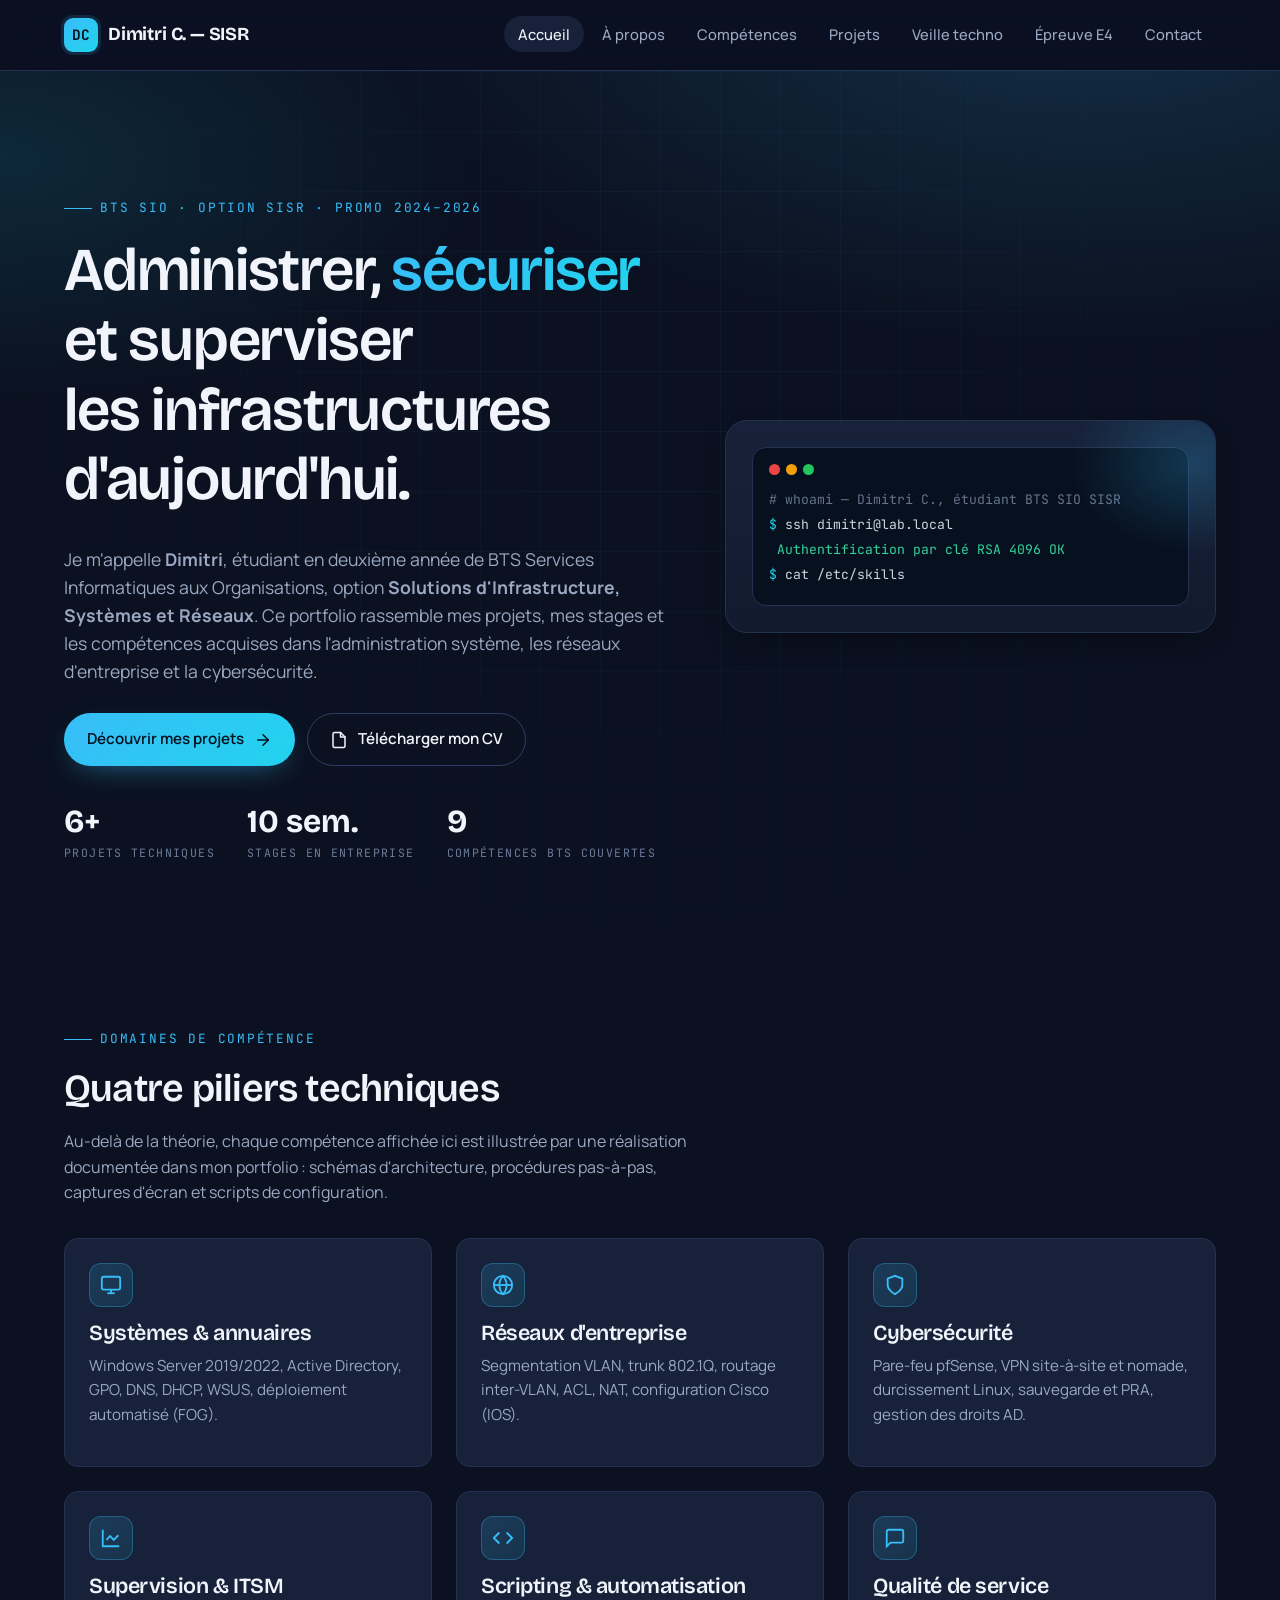
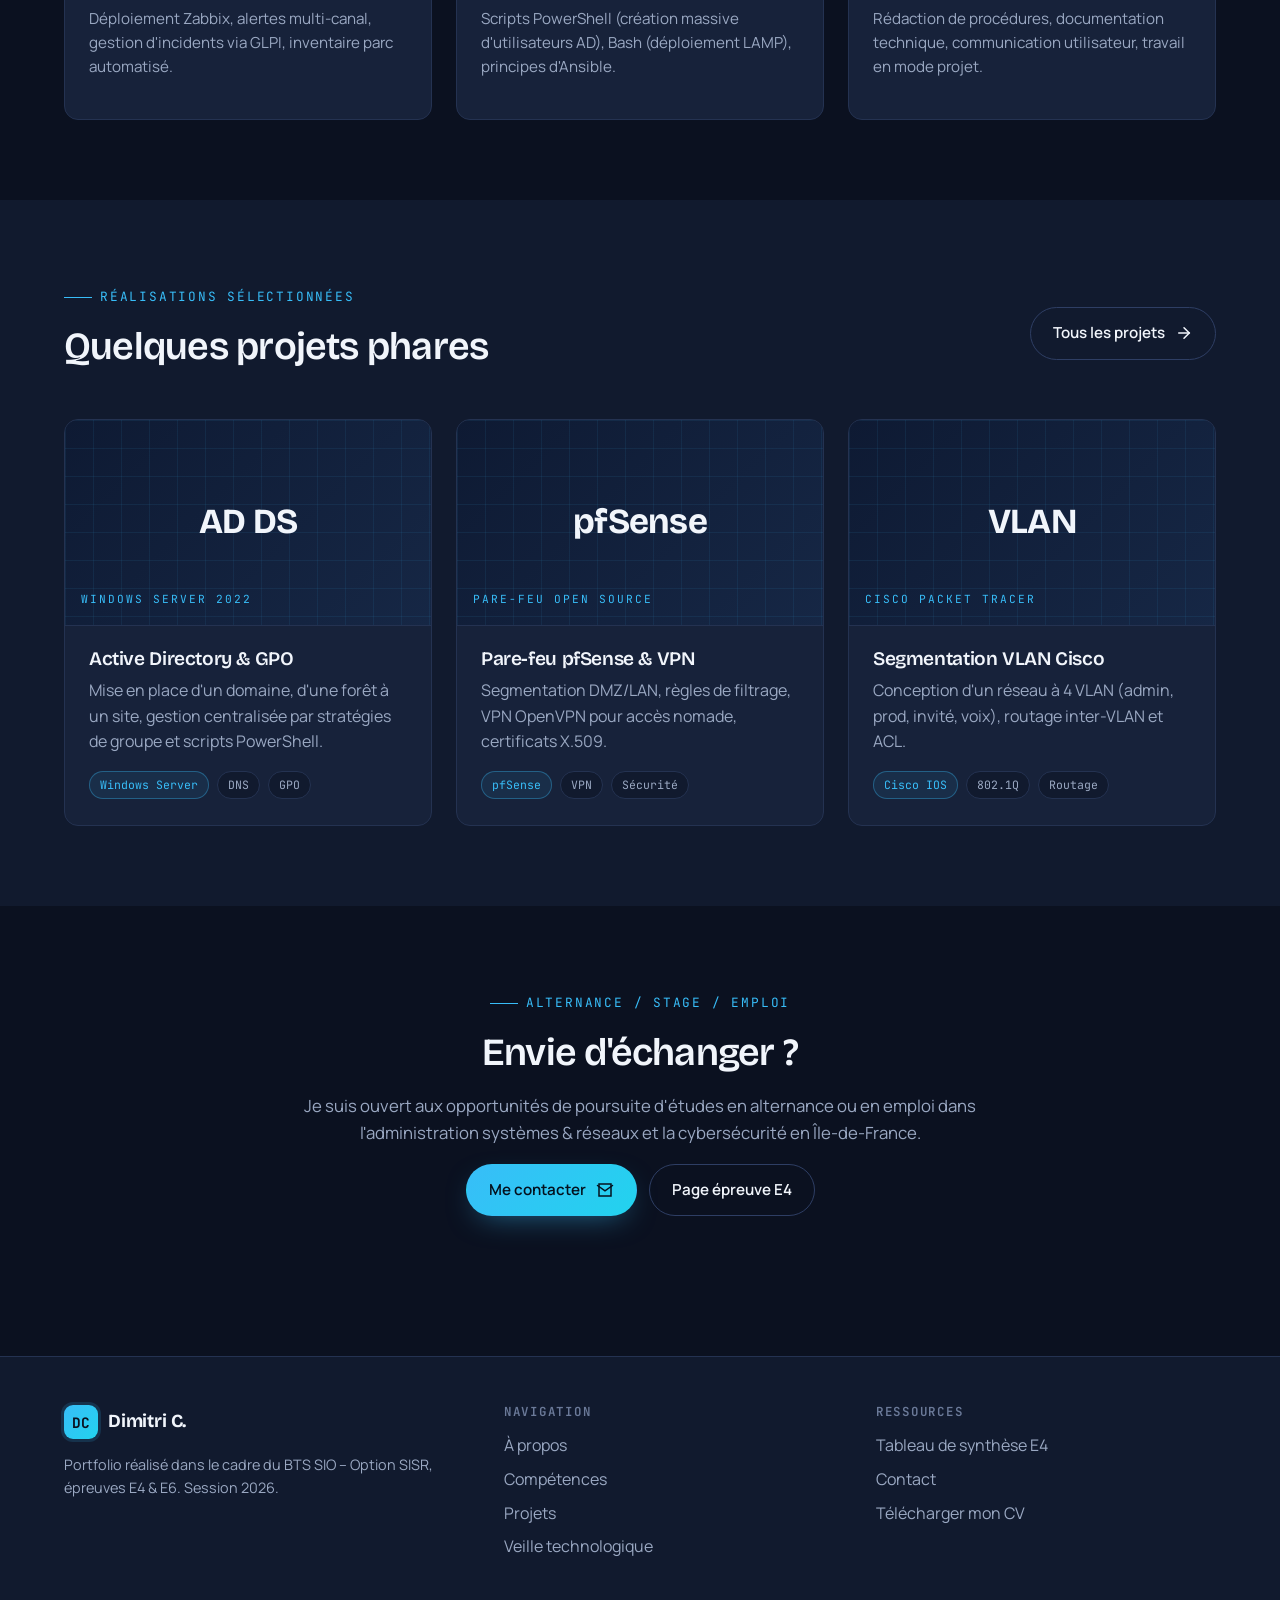
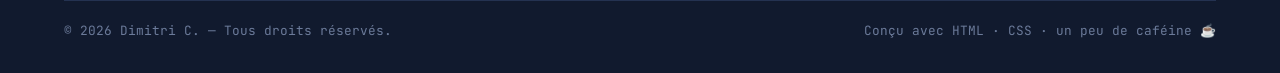
<file: index.html>
<!doctype html>
<html lang="fr">
<head>
  <meta charset="utf-8" />
  <meta name="viewport" content="width=device-width, initial-scale=1" />
  <title>Dimitri C. — Portfolio BTS SIO SISR</title>
  <meta name="description" content="Portfolio de Dimitri C., étudiant en 2e année de BTS SIO option SISR. Projets d'infrastructure, systèmes et réseaux : Active Directory, pfSense, GLPI, VLAN, supervision, serveurs Linux." />
  <link rel="icon" href="data:image/svg+xml,%3Csvg xmlns='http://www.w3.org/2000/svg' viewBox='0 0 64 64'%3E%3Crect width='64' height='64' rx='14' fill='%2338BDF8'/%3E%3Ctext x='50%25' y='55%25' text-anchor='middle' font-family='monospace' font-weight='700' font-size='28' fill='%230B1120'%3EDC%3C/text%3E%3C/svg%3E" />
  <link rel="stylesheet" href="css/style.css" />
</head>
<body>

<!-- NAVIGATION -->
<header class="nav">
  <div class="nav-inner">
    <a href="index.html" class="brand">
      <span class="brand-mark">DC</span>
      <span>Dimitri C. — SISR</span>
    </a>
    <ul class="nav-links">
      <li><a href="index.html">Accueil</a></li>
      <li><a href="about.html">À propos</a></li>
      <li><a href="competences.html">Compétences</a></li>
      <li><a href="projets.html">Projets</a></li>
      <li><a href="veille.html">Veille techno</a></li>
      <li><a href="e4.html">Épreuve E4</a></li>
      <li><a href="contact.html">Contact</a></li>
    </ul>
    <button class="nav-toggle" aria-label="Ouvrir le menu">
      <svg viewBox="0 0 24 24" fill="none" stroke="currentColor" stroke-width="2" stroke-linecap="round"><line x1="4" y1="7" x2="20" y2="7"/><line x1="4" y1="12" x2="20" y2="12"/><line x1="4" y1="17" x2="20" y2="17"/></svg>
    </button>
  </div>
</header>

<!-- HERO -->
<section class="hero">
  <div class="container hero-grid">
    <div class="reveal">
      <div class="eyebrow">BTS SIO · Option SISR · Promo 2024–2026</div>
      <h1>
        Administrer, <span class="accent">sécuriser</span> et superviser<br/>
        les infrastructures d'aujourd'hui.
      </h1>
      <p class="hero-lede">
        Je m'appelle <strong>Dimitri</strong>, étudiant en deuxième année de BTS Services Informatiques aux Organisations, option
        <strong>Solutions d'Infrastructure, Systèmes et Réseaux</strong>. Ce portfolio rassemble mes projets, mes stages
        et les compétences acquises dans l'administration système, les réseaux d'entreprise et la cybersécurité.
      </p>
      <div class="btn-row">
        <a href="projets.html" class="btn btn-primary">
          Découvrir mes projets
          <svg viewBox="0 0 24 24" fill="none" stroke="currentColor" stroke-width="2" stroke-linecap="round"><line x1="5" y1="12" x2="19" y2="12"/><polyline points="12 5 19 12 12 19"/></svg>
        </a>
        <a href="assets/documents/CV-Dimitri-C.pdf" class="btn btn-ghost">
          <svg viewBox="0 0 24 24" fill="none" stroke="currentColor" stroke-width="2" stroke-linecap="round" stroke-linejoin="round"><path d="M14 2H6a2 2 0 0 0-2 2v16a2 2 0 0 0 2 2h12a2 2 0 0 0 2-2V8z"/><polyline points="14 2 14 8 20 8"/></svg>
          Télécharger mon CV
        </a>
      </div>

      <div class="stats">
        <div class="stat">
          <div class="stat-value">6+</div>
          <div class="stat-label">projets techniques</div>
        </div>
        <div class="stat">
          <div class="stat-value">10 sem.</div>
          <div class="stat-label">stages en entreprise</div>
        </div>
        <div class="stat">
          <div class="stat-value">9</div>
          <div class="stat-label">compétences BTS couvertes</div>
        </div>
      </div>
    </div>

    <div class="hero-card reveal">
      <div class="hero-terminal">
        <div class="terminal-bar"><span></span><span></span><span></span></div>
        <div data-terminal data-lines='[
          "# whoami — Dimitri C., étudiant BTS SIO SISR",
          "$ ssh dimitri@lab.local",
          "= Authentification par clé RSA 4096 OK",
          "$ cat /etc/skills",
          "Windows Server 2022 · Active Directory · GPO",
          "Debian · Ubuntu · Apache · MySQL · LAMP",
          "Cisco IOS · VLAN · Trunk · OSPF · NAT",
          "pfSense · OpenVPN · WireGuard · ACL",
          "Zabbix · GLPI · FOG · Veeam Backup",
          "PowerShell · Bash · Ansible · Docker",
          "$ exit",
          "# Bienvenue sur mon portfolio."
        ]'>
        </div>
      </div>
    </div>
  </div>
</section>

<!-- PROMISES / "Ce que je sais faire" -->
<section class="section">
  <div class="container">
    <div class="reveal">
      <div class="eyebrow">Domaines de compétence</div>
      <h2>Quatre piliers techniques</h2>
      <p class="text-muted" style="max-width: 65ch;">
        Au-delà de la théorie, chaque compétence affichée ici est illustrée par une réalisation documentée dans mon portfolio :
        schémas d'architecture, procédures pas-à-pas, captures d'écran et scripts de configuration.
      </p>
    </div>

    <div class="grid grid-3 mt-4">
      <div class="card reveal">
        <div class="card-icon">
          <svg viewBox="0 0 24 24" fill="none" stroke="currentColor" stroke-width="2"><rect x="2" y="3" width="20" height="14" rx="2"/><line x1="8" y1="21" x2="16" y2="21"/><line x1="12" y1="17" x2="12" y2="21"/></svg>
        </div>
        <h3>Systèmes & annuaires</h3>
        <p>Windows Server 2019/2022, Active Directory, GPO, DNS, DHCP, WSUS, déploiement automatisé (FOG).</p>
      </div>

      <div class="card reveal">
        <div class="card-icon">
          <svg viewBox="0 0 24 24" fill="none" stroke="currentColor" stroke-width="2"><circle cx="12" cy="12" r="10"/><line x1="2" y1="12" x2="22" y2="12"/><path d="M12 2a15.3 15.3 0 0 1 4 10 15.3 15.3 0 0 1-4 10 15.3 15.3 0 0 1-4-10 15.3 15.3 0 0 1 4-10z"/></svg>
        </div>
        <h3>Réseaux d'entreprise</h3>
        <p>Segmentation VLAN, trunk 802.1Q, routage inter-VLAN, ACL, NAT, configuration Cisco (IOS).</p>
      </div>

      <div class="card reveal">
        <div class="card-icon">
          <svg viewBox="0 0 24 24" fill="none" stroke="currentColor" stroke-width="2"><path d="M12 22s8-4 8-10V5l-8-3-8 3v7c0 6 8 10 8 10z"/></svg>
        </div>
        <h3>Cybersécurité</h3>
        <p>Pare-feu pfSense, VPN site-à-site et nomade, durcissement Linux, sauvegarde et PRA, gestion des droits AD.</p>
      </div>

      <div class="card reveal">
        <div class="card-icon">
          <svg viewBox="0 0 24 24" fill="none" stroke="currentColor" stroke-width="2"><path d="M3 3v18h18"/><path d="M7 14l4-4 4 4 5-5"/></svg>
        </div>
        <h3>Supervision & ITSM</h3>
        <p>Déploiement Zabbix, alertes multi-canal, gestion d'incidents via GLPI, inventaire parc automatisé.</p>
      </div>

      <div class="card reveal">
        <div class="card-icon">
          <svg viewBox="0 0 24 24" fill="none" stroke="currentColor" stroke-width="2"><polyline points="16 18 22 12 16 6"/><polyline points="8 6 2 12 8 18"/></svg>
        </div>
        <h3>Scripting & automatisation</h3>
        <p>Scripts PowerShell (création massive d'utilisateurs AD), Bash (déploiement LAMP), principes d'Ansible.</p>
      </div>

      <div class="card reveal">
        <div class="card-icon">
          <svg viewBox="0 0 24 24" fill="none" stroke="currentColor" stroke-width="2"><path d="M21 15a2 2 0 0 1-2 2H7l-4 4V5a2 2 0 0 1 2-2h14a2 2 0 0 1 2 2z"/></svg>
        </div>
        <h3>Qualité de service</h3>
        <p>Rédaction de procédures, documentation technique, communication utilisateur, travail en mode projet.</p>
      </div>
    </div>
  </div>
</section>

<!-- FEATURED PROJECTS -->
<section class="section" style="background: var(--bg-elev);">
  <div class="container">
    <div class="reveal flex flex-wrap items-center" style="justify-content: space-between; gap: 20px;">
      <div>
        <div class="eyebrow">Réalisations sélectionnées</div>
        <h2>Quelques projets phares</h2>
      </div>
      <a href="projets.html" class="btn btn-ghost">
        Tous les projets
        <svg viewBox="0 0 24 24" fill="none" stroke="currentColor" stroke-width="2" stroke-linecap="round"><line x1="5" y1="12" x2="19" y2="12"/><polyline points="12 5 19 12 12 19"/></svg>
      </a>
    </div>

    <div class="grid grid-3 mt-4">
      <a class="project-card reveal" href="projets/active-directory.html">
        <div class="project-thumb">
          <div class="project-thumb-label">AD&nbsp;DS</div>
          <div class="project-thumb-sub">Windows Server 2022</div>
        </div>
        <div class="project-body">
          <h3>Active Directory & GPO</h3>
          <p class="text-muted">Mise en place d'un domaine, d'une forêt à un site, gestion centralisée par stratégies de groupe et scripts PowerShell.</p>
          <div class="project-tags">
            <span class="tag tag-accent">Windows Server</span>
            <span class="tag">DNS</span>
            <span class="tag">GPO</span>
          </div>
        </div>
      </a>

      <a class="project-card reveal" href="projets/pfsense.html">
        <div class="project-thumb">
          <div class="project-thumb-label">pfSense</div>
          <div class="project-thumb-sub">Pare-feu open source</div>
        </div>
        <div class="project-body">
          <h3>Pare-feu pfSense & VPN</h3>
          <p class="text-muted">Segmentation DMZ/LAN, règles de filtrage, VPN OpenVPN pour accès nomade, certificats X.509.</p>
          <div class="project-tags">
            <span class="tag tag-accent">pfSense</span>
            <span class="tag">VPN</span>
            <span class="tag">Sécurité</span>
          </div>
        </div>
      </a>

      <a class="project-card reveal" href="projets/vlan-cisco.html">
        <div class="project-thumb">
          <div class="project-thumb-label">VLAN</div>
          <div class="project-thumb-sub">Cisco Packet Tracer</div>
        </div>
        <div class="project-body">
          <h3>Segmentation VLAN Cisco</h3>
          <p class="text-muted">Conception d'un réseau à 4 VLAN (admin, prod, invité, voix), routage inter-VLAN et ACL.</p>
          <div class="project-tags">
            <span class="tag tag-accent">Cisco IOS</span>
            <span class="tag">802.1Q</span>
            <span class="tag">Routage</span>
          </div>
        </div>
      </a>
    </div>
  </div>
</section>

<!-- CTA -->
<section class="section">
  <div class="container" style="text-align: center; max-width: 720px;">
    <div class="reveal">
      <div class="eyebrow" style="justify-content: center;">Alternance / stage / emploi</div>
      <h2>Envie d'échanger&nbsp;?</h2>
      <p style="font-size: 1.05rem;">Je suis ouvert aux opportunités de poursuite d'études en alternance ou en emploi dans l'administration systèmes &amp; réseaux et la cybersécurité en Île-de-France.</p>
      <div class="btn-row" style="justify-content: center;">
        <a href="contact.html" class="btn btn-primary">
          Me contacter
          <svg viewBox="0 0 24 24" fill="none" stroke="currentColor" stroke-width="2" stroke-linecap="round"><path d="M4 4h16v16H4z"/><polyline points="22 6 12 13 2 6"/></svg>
        </a>
        <a href="e4.html" class="btn btn-ghost">Page épreuve E4</a>
      </div>
    </div>
  </div>
</section>

<!-- FOOTER -->
<footer>
  <div class="container">
    <div class="foot-grid">
      <div>
        <div class="brand" style="margin-bottom: 14px;">
          <span class="brand-mark">DC</span>
          <span>Dimitri C.</span>
        </div>
        <p class="text-muted" style="font-size: 0.9rem;">Portfolio réalisé dans le cadre du BTS SIO – Option SISR, épreuves E4 &amp; E6. Session 2026.</p>
      </div>
      <div>
        <h4>Navigation</h4>
        <ul>
          <li><a href="about.html">À propos</a></li>
          <li><a href="competences.html">Compétences</a></li>
          <li><a href="projets.html">Projets</a></li>
          <li><a href="veille.html">Veille technologique</a></li>
        </ul>
      </div>
      <div>
        <h4>Ressources</h4>
        <ul>
          <li><a href="e4.html">Tableau de synthèse E4</a></li>
          <li><a href="contact.html">Contact</a></li>
          <li><a href="assets/documents/CV-Dimitri-C.pdf">Télécharger mon CV</a></li>
        </ul>
      </div>
    </div>
    <div class="copy">
      <span>© 2026 Dimitri C. — Tous droits réservés.</span>
      <span>Conçu avec HTML · CSS · un peu de caféine ☕</span>
    </div>
  </div>
</footer>

<script src="js/main.js"></script>
</body>
</html>
</file>
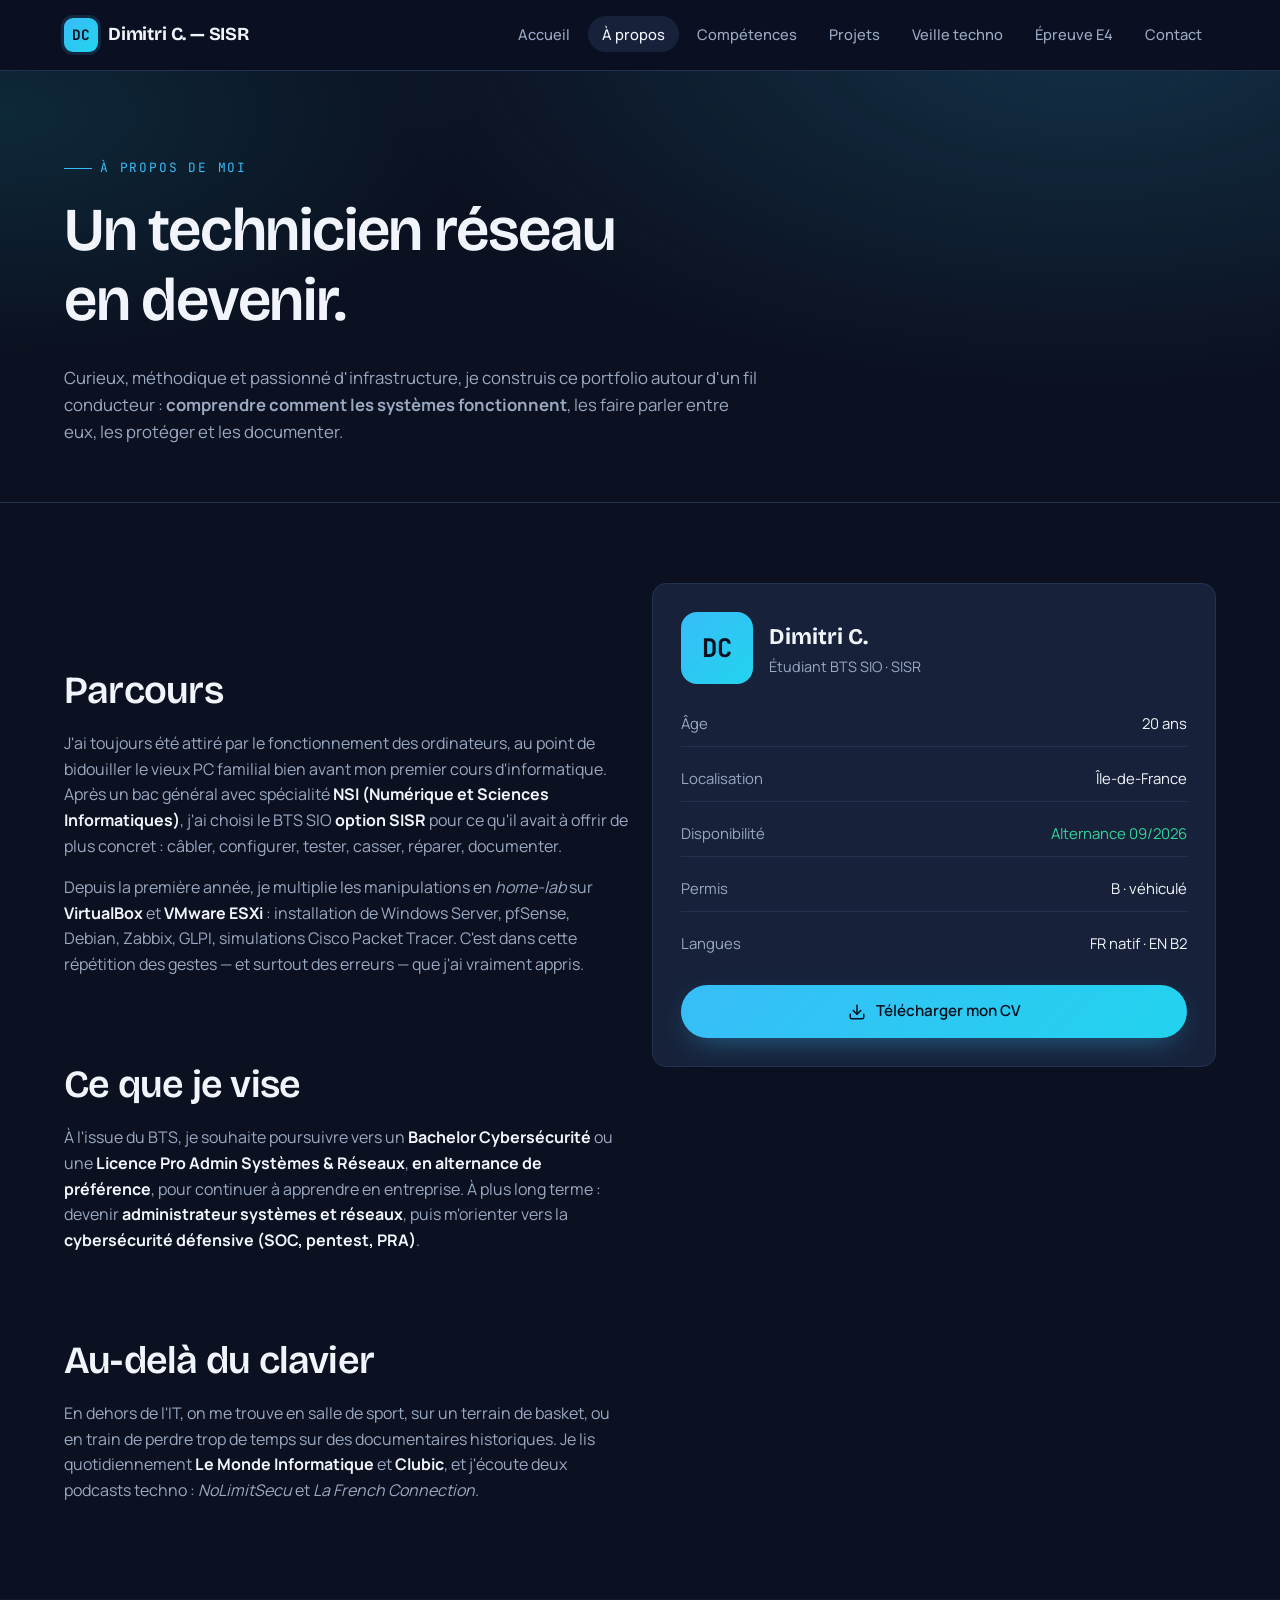
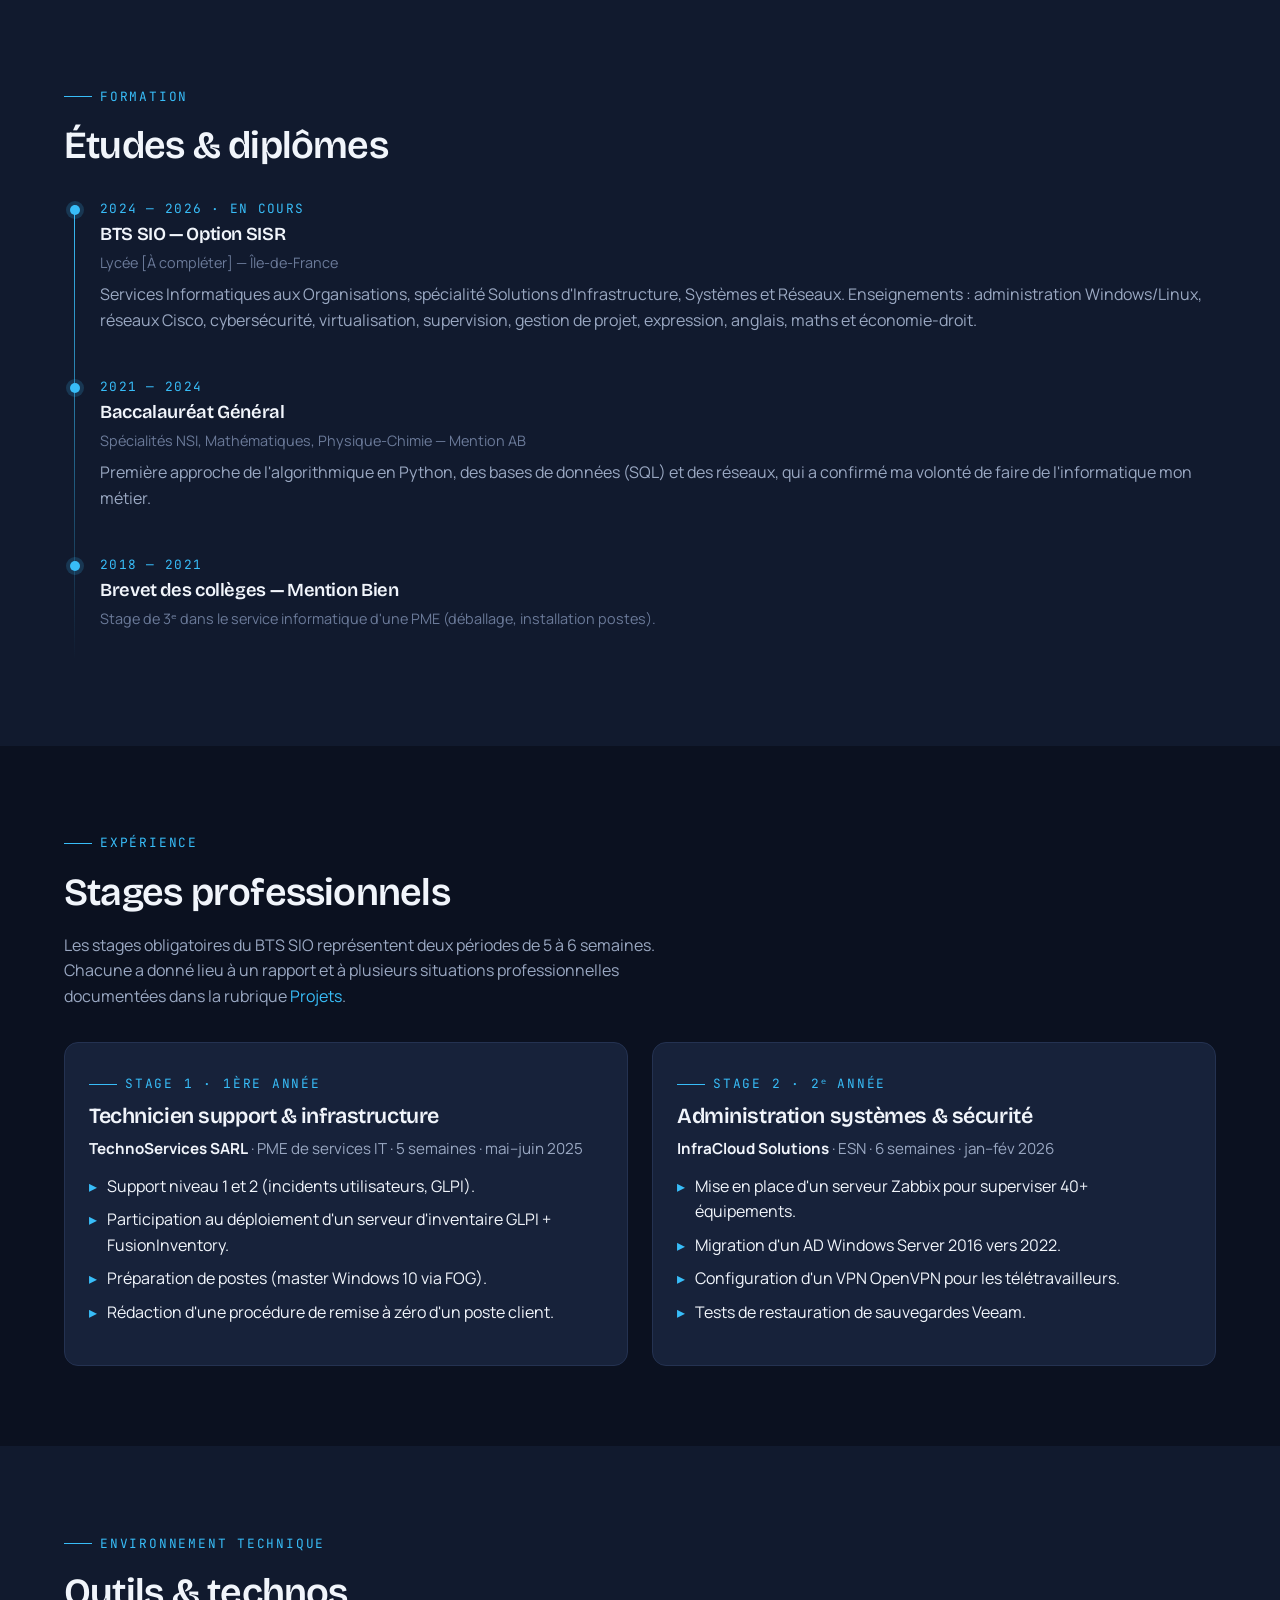
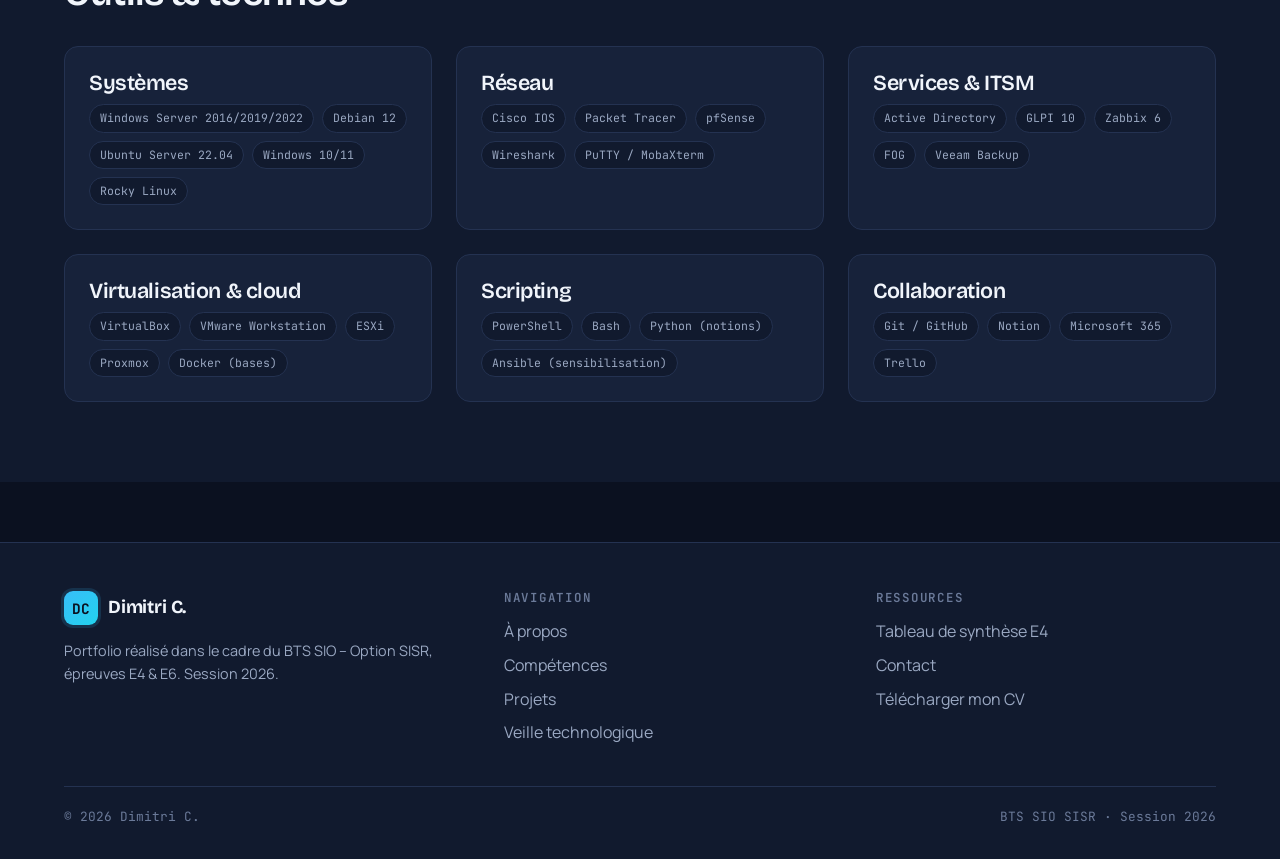
<file: about.html>
<!doctype html>
<html lang="fr">
<head>
  <meta charset="utf-8" />
  <meta name="viewport" content="width=device-width, initial-scale=1" />
  <title>À propos — Dimitri C. | BTS SIO SISR</title>
  <link rel="icon" href="data:image/svg+xml,%3Csvg xmlns='http://www.w3.org/2000/svg' viewBox='0 0 64 64'%3E%3Crect width='64' height='64' rx='14' fill='%2338BDF8'/%3E%3Ctext x='50%25' y='55%25' text-anchor='middle' font-family='monospace' font-weight='700' font-size='28' fill='%230B1120'%3EDC%3C/text%3E%3C/svg%3E" />
  <link rel="stylesheet" href="css/style.css" />
</head>
<body>

<header class="nav">
  <div class="nav-inner">
    <a href="index.html" class="brand">
      <span class="brand-mark">DC</span>
      <span>Dimitri C. — SISR</span>
    </a>
    <ul class="nav-links">
      <li><a href="index.html">Accueil</a></li>
      <li><a href="about.html">À propos</a></li>
      <li><a href="competences.html">Compétences</a></li>
      <li><a href="projets.html">Projets</a></li>
      <li><a href="veille.html">Veille techno</a></li>
      <li><a href="e4.html">Épreuve E4</a></li>
      <li><a href="contact.html">Contact</a></li>
    </ul>
    <button class="nav-toggle" aria-label="Ouvrir le menu">
      <svg viewBox="0 0 24 24" fill="none" stroke="currentColor" stroke-width="2" stroke-linecap="round"><line x1="4" y1="7" x2="20" y2="7"/><line x1="4" y1="12" x2="20" y2="12"/><line x1="4" y1="17" x2="20" y2="17"/></svg>
    </button>
  </div>
</header>

<section class="page-hero">
  <div class="container">
    <div class="reveal">
      <div class="eyebrow">À propos de moi</div>
      <h1>Un technicien réseau<br/>en devenir.</h1>
      <p style="max-width: 70ch; font-size: 1.05rem;">Curieux, méthodique et passionné d'infrastructure, je construis ce portfolio autour
      d'un fil conducteur&nbsp;: <strong>comprendre comment les systèmes fonctionnent</strong>, les faire parler entre eux, les protéger et les documenter.</p>
    </div>
  </div>
</section>

<section class="section">
  <div class="container">
    <div class="grid grid-2" style="align-items: start;">

      <!-- Left: bio -->
      <div class="prose reveal">
        <h2>Parcours</h2>
        <p>J'ai toujours été attiré par le fonctionnement des ordinateurs, au point de bidouiller le vieux PC familial bien avant mon premier cours d'informatique. Après un bac général avec spécialité <strong>NSI (Numérique et Sciences Informatiques)</strong>, j'ai choisi le BTS SIO <strong>option SISR</strong> pour ce qu'il avait à offrir de plus concret&nbsp;: câbler, configurer, tester, casser, réparer, documenter.</p>

        <p>Depuis la première année, je multiplie les manipulations en <em>home-lab</em> sur <strong>VirtualBox</strong> et <strong>VMware ESXi</strong>&nbsp;: installation de Windows Server, pfSense, Debian, Zabbix, GLPI, simulations Cisco Packet Tracer. C'est dans cette répétition des gestes — et surtout des erreurs — que j'ai vraiment appris.</p>

        <h2>Ce que je vise</h2>
        <p>À l'issue du BTS, je souhaite poursuivre vers un <strong>Bachelor Cybersécurité</strong> ou une <strong>Licence Pro Admin Systèmes &amp; Réseaux</strong>, <strong>en alternance de préférence</strong>, pour continuer à apprendre en entreprise. À plus long terme&nbsp;: devenir <strong>administrateur systèmes et réseaux</strong>, puis m'orienter vers la <strong>cybersécurité défensive (SOC, pentest, PRA)</strong>.</p>

        <h2>Au-delà du clavier</h2>
        <p>En dehors de l'IT, on me trouve en salle de sport, sur un terrain de basket, ou en train de perdre trop de temps sur des documentaires historiques. Je lis quotidiennement <strong>Le Monde Informatique</strong> et <strong>Clubic</strong>, et j'écoute deux podcasts techno&nbsp;: <em>NoLimitSecu</em> et <em>La French Connection</em>.</p>
      </div>

      <!-- Right: identity card -->
      <aside class="reveal">
        <div class="card" style="padding: 28px;">
          <div style="display:flex; gap:16px; align-items:center; margin-bottom:18px;">
            <div style="width:72px; height:72px; border-radius:16px; background: linear-gradient(135deg, var(--accent), var(--accent-2)); display:grid; place-items:center; font-family: var(--font-mono); font-weight:700; font-size:1.6rem; color:#04111E;">DC</div>
            <div>
              <div style="font-family: var(--font-display); font-size: 1.4rem; font-weight: 700; color: var(--text);">Dimitri C.</div>
              <div class="text-muted" style="font-size: 0.9rem;">Étudiant BTS SIO · SISR</div>
            </div>
          </div>

          <div style="display: grid; gap: 10px; font-size: 0.93rem;">
            <div style="display:flex; justify-content:space-between; padding: 10px 0; border-bottom: 1px solid var(--border);">
              <span class="text-muted">Âge</span><span>20 ans</span>
            </div>
            <div style="display:flex; justify-content:space-between; padding: 10px 0; border-bottom: 1px solid var(--border);">
              <span class="text-muted">Localisation</span><span>Île-de-France</span>
            </div>
            <div style="display:flex; justify-content:space-between; padding: 10px 0; border-bottom: 1px solid var(--border);">
              <span class="text-muted">Disponibilité</span><span style="color: var(--success);">Alternance 09/2026</span>
            </div>
            <div style="display:flex; justify-content:space-between; padding: 10px 0; border-bottom: 1px solid var(--border);">
              <span class="text-muted">Permis</span><span>B · véhiculé</span>
            </div>
            <div style="display:flex; justify-content:space-between; padding: 10px 0;">
              <span class="text-muted">Langues</span><span>FR natif · EN B2</span>
            </div>
          </div>

          <a href="assets/documents/CV-Dimitri-C.pdf" class="btn btn-primary" style="width: 100%; justify-content: center; margin-top: 20px;">
            <svg viewBox="0 0 24 24" fill="none" stroke="currentColor" stroke-width="2" stroke-linecap="round" stroke-linejoin="round"><path d="M21 15v4a2 2 0 0 1-2 2H5a2 2 0 0 1-2-2v-4"/><polyline points="7 10 12 15 17 10"/><line x1="12" y1="15" x2="12" y2="3"/></svg>
            Télécharger mon CV
          </a>
        </div>
      </aside>

    </div>
  </div>
</section>

<!-- PARCOURS / TIMELINE -->
<section class="section" style="background: var(--bg-elev);">
  <div class="container">
    <div class="reveal">
      <div class="eyebrow">Formation</div>
      <h2>Études &amp; diplômes</h2>
    </div>

    <div class="timeline mt-4 reveal">
      <div class="tl-item">
        <div class="tl-date">2024 — 2026 · en cours</div>
        <h3 class="tl-title">BTS SIO — Option SISR</h3>
        <div class="tl-org">Lycée [À compléter] — Île-de-France</div>
        <p>Services Informatiques aux Organisations, spécialité Solutions d'Infrastructure, Systèmes et Réseaux.
        Enseignements&nbsp;: administration Windows/Linux, réseaux Cisco, cybersécurité, virtualisation, supervision, gestion de projet, expression, anglais, maths et économie-droit.</p>
      </div>

      <div class="tl-item">
        <div class="tl-date">2021 — 2024</div>
        <h3 class="tl-title">Baccalauréat Général</h3>
        <div class="tl-org">Spécialités NSI, Mathématiques, Physique-Chimie — Mention AB</div>
        <p>Première approche de l'algorithmique en Python, des bases de données (SQL) et des réseaux, qui a confirmé ma volonté de faire de l'informatique mon métier.</p>
      </div>

      <div class="tl-item">
        <div class="tl-date">2018 — 2021</div>
        <h3 class="tl-title">Brevet des collèges — Mention Bien</h3>
        <div class="tl-org">Stage de 3ᵉ dans le service informatique d'une PME (déballage, installation postes).</div>
      </div>
    </div>
  </div>
</section>

<!-- STAGES -->
<section class="section">
  <div class="container">
    <div class="reveal">
      <div class="eyebrow">Expérience</div>
      <h2>Stages professionnels</h2>
      <p class="text-muted" style="max-width: 65ch;">Les stages obligatoires du BTS SIO représentent deux périodes de 5 à 6 semaines. Chacune a donné lieu à un rapport et à plusieurs situations professionnelles documentées dans la rubrique <a href="projets.html">Projets</a>.</p>
    </div>

    <div class="grid grid-2 mt-4">
      <div class="card reveal">
        <div class="eyebrow" style="margin-bottom: 10px;">Stage 1 · 1ère année</div>
        <h3>Technicien support &amp; infrastructure</h3>
        <p class="text-muted" style="margin-bottom: 6px;"><strong style="color: var(--text);">TechnoServices SARL</strong> · PME de services IT · 5 semaines · mai–juin 2025</p>
        <ul style="list-style: none; padding: 0; margin-top: 12px; display: grid; gap: 8px;">
          <li style="padding-left: 18px; position: relative;"><span style="position:absolute; left:0; color: var(--accent);">▸</span> Support niveau 1 et 2 (incidents utilisateurs, GLPI).</li>
          <li style="padding-left: 18px; position: relative;"><span style="position:absolute; left:0; color: var(--accent);">▸</span> Participation au déploiement d'un serveur d'inventaire GLPI + FusionInventory.</li>
          <li style="padding-left: 18px; position: relative;"><span style="position:absolute; left:0; color: var(--accent);">▸</span> Préparation de postes (master Windows 10 via FOG).</li>
          <li style="padding-left: 18px; position: relative;"><span style="position:absolute; left:0; color: var(--accent);">▸</span> Rédaction d'une procédure de remise à zéro d'un poste client.</li>
        </ul>
      </div>

      <div class="card reveal">
        <div class="eyebrow" style="margin-bottom: 10px;">Stage 2 · 2ᵉ année</div>
        <h3>Administration systèmes &amp; sécurité</h3>
        <p class="text-muted" style="margin-bottom: 6px;"><strong style="color: var(--text);">InfraCloud Solutions</strong> · ESN · 6 semaines · jan–fév 2026</p>
        <ul style="list-style: none; padding: 0; margin-top: 12px; display: grid; gap: 8px;">
          <li style="padding-left: 18px; position: relative;"><span style="position:absolute; left:0; color: var(--accent);">▸</span> Mise en place d'un serveur Zabbix pour superviser 40+ équipements.</li>
          <li style="padding-left: 18px; position: relative;"><span style="position:absolute; left:0; color: var(--accent);">▸</span> Migration d'un AD Windows Server 2016 vers 2022.</li>
          <li style="padding-left: 18px; position: relative;"><span style="position:absolute; left:0; color: var(--accent);">▸</span> Configuration d'un VPN OpenVPN pour les télétravailleurs.</li>
          <li style="padding-left: 18px; position: relative;"><span style="position:absolute; left:0; color: var(--accent);">▸</span> Tests de restauration de sauvegardes Veeam.</li>
        </ul>
      </div>
    </div>
  </div>
</section>

<!-- OUTILS -->
<section class="section" style="background: var(--bg-elev);">
  <div class="container">
    <div class="reveal">
      <div class="eyebrow">Environnement technique</div>
      <h2>Outils &amp; technos</h2>
    </div>

    <div class="grid grid-3 mt-4">
      <div class="card reveal">
        <h3>Systèmes</h3>
        <div style="display:flex; flex-wrap:wrap; gap:8px;">
          <span class="tag">Windows Server 2016/2019/2022</span>
          <span class="tag">Debian 12</span>
          <span class="tag">Ubuntu Server 22.04</span>
          <span class="tag">Windows 10/11</span>
          <span class="tag">Rocky Linux</span>
        </div>
      </div>
      <div class="card reveal">
        <h3>Réseau</h3>
        <div style="display:flex; flex-wrap:wrap; gap:8px;">
          <span class="tag">Cisco IOS</span>
          <span class="tag">Packet Tracer</span>
          <span class="tag">pfSense</span>
          <span class="tag">Wireshark</span>
          <span class="tag">PuTTY / MobaXterm</span>
        </div>
      </div>
      <div class="card reveal">
        <h3>Services &amp; ITSM</h3>
        <div style="display:flex; flex-wrap:wrap; gap:8px;">
          <span class="tag">Active Directory</span>
          <span class="tag">GLPI 10</span>
          <span class="tag">Zabbix 6</span>
          <span class="tag">FOG</span>
          <span class="tag">Veeam Backup</span>
        </div>
      </div>
      <div class="card reveal">
        <h3>Virtualisation &amp; cloud</h3>
        <div style="display:flex; flex-wrap:wrap; gap:8px;">
          <span class="tag">VirtualBox</span>
          <span class="tag">VMware Workstation</span>
          <span class="tag">ESXi</span>
          <span class="tag">Proxmox</span>
          <span class="tag">Docker (bases)</span>
        </div>
      </div>
      <div class="card reveal">
        <h3>Scripting</h3>
        <div style="display:flex; flex-wrap:wrap; gap:8px;">
          <span class="tag">PowerShell</span>
          <span class="tag">Bash</span>
          <span class="tag">Python (notions)</span>
          <span class="tag">Ansible (sensibilisation)</span>
        </div>
      </div>
      <div class="card reveal">
        <h3>Collaboration</h3>
        <div style="display:flex; flex-wrap:wrap; gap:8px;">
          <span class="tag">Git / GitHub</span>
          <span class="tag">Notion</span>
          <span class="tag">Microsoft 365</span>
          <span class="tag">Trello</span>
        </div>
      </div>
    </div>
  </div>
</section>

<footer>
  <div class="container">
    <div class="foot-grid">
      <div>
        <div class="brand" style="margin-bottom: 14px;">
          <span class="brand-mark">DC</span><span>Dimitri C.</span>
        </div>
        <p class="text-muted" style="font-size: 0.9rem;">Portfolio réalisé dans le cadre du BTS SIO – Option SISR, épreuves E4 &amp; E6. Session 2026.</p>
      </div>
      <div><h4>Navigation</h4><ul>
        <li><a href="about.html">À propos</a></li>
        <li><a href="competences.html">Compétences</a></li>
        <li><a href="projets.html">Projets</a></li>
        <li><a href="veille.html">Veille technologique</a></li>
      </ul></div>
      <div><h4>Ressources</h4><ul>
        <li><a href="e4.html">Tableau de synthèse E4</a></li>
        <li><a href="contact.html">Contact</a></li>
        <li><a href="assets/documents/CV-Dimitri-C.pdf">Télécharger mon CV</a></li>
      </ul></div>
    </div>
    <div class="copy">
      <span>© 2026 Dimitri C.</span>
      <span>BTS SIO SISR · Session 2026</span>
    </div>
  </div>
</footer>

<script src="js/main.js"></script>
</body>
</html>
</file>
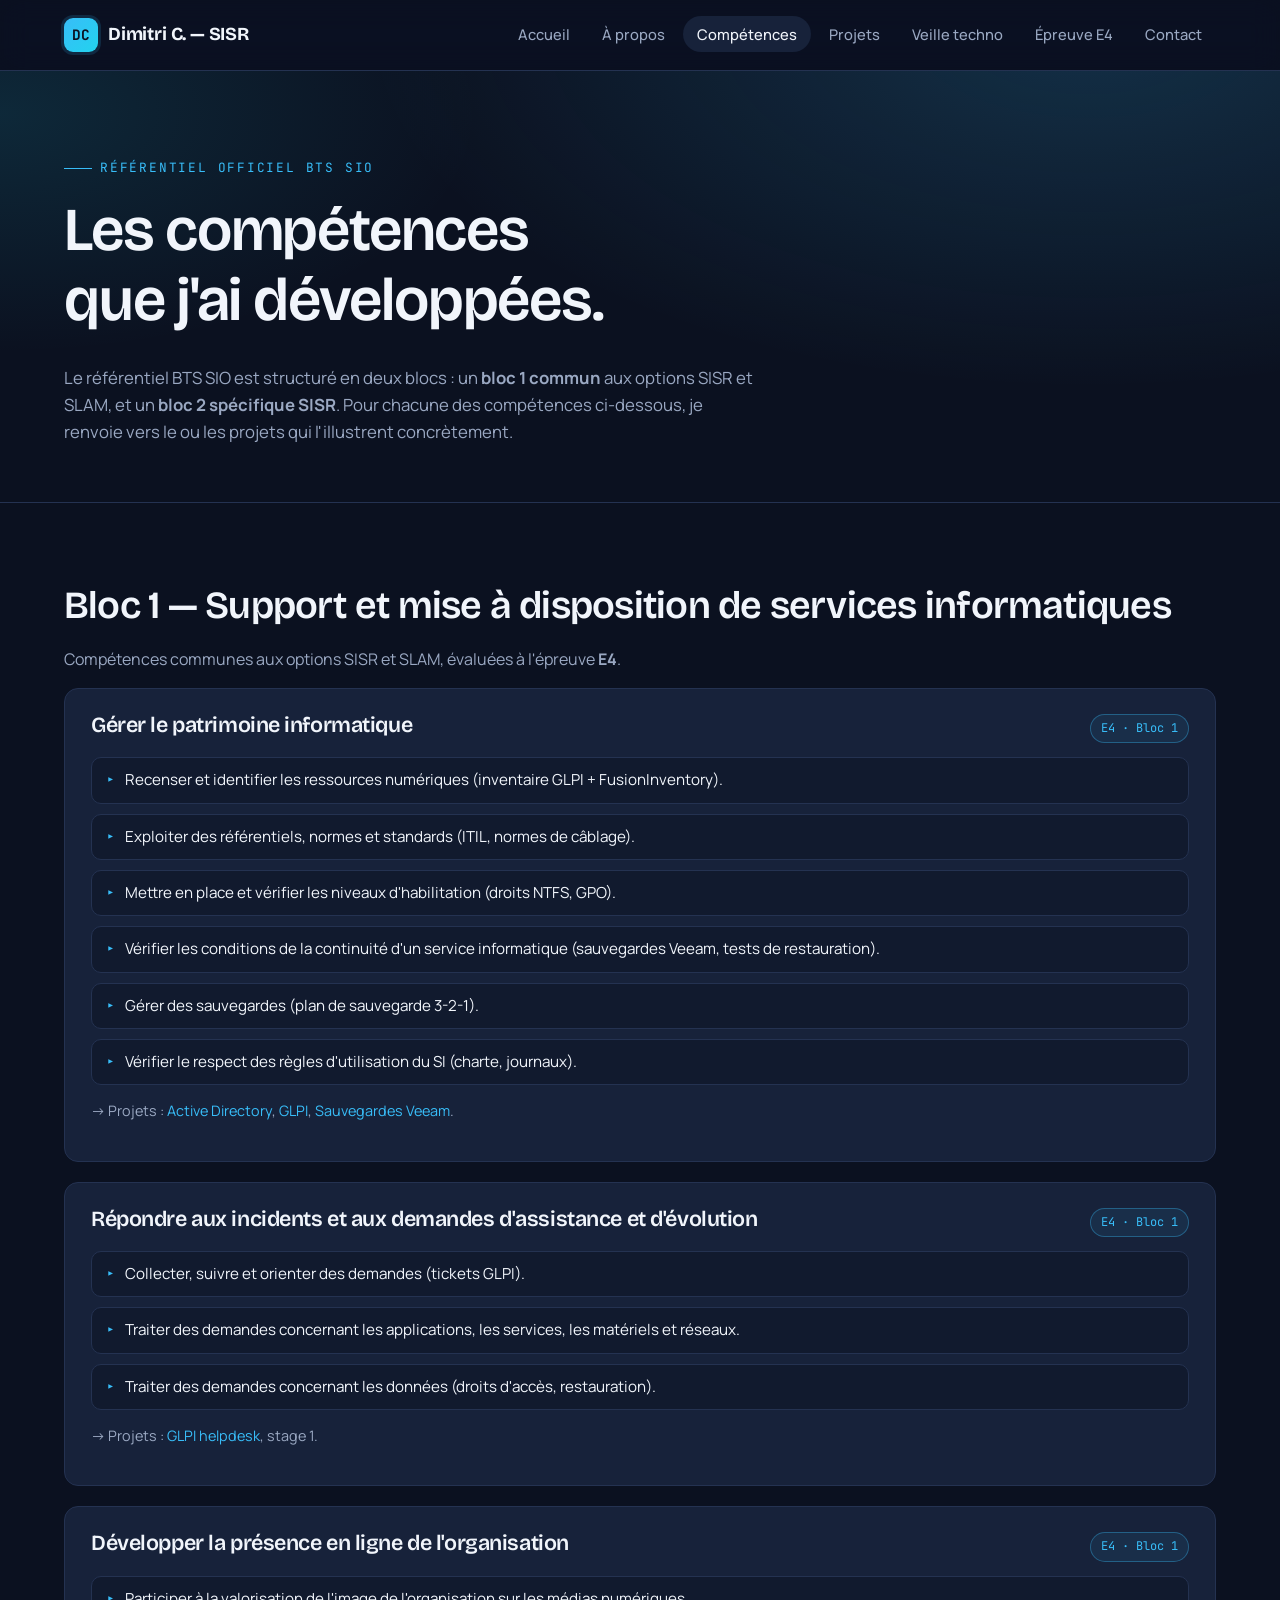
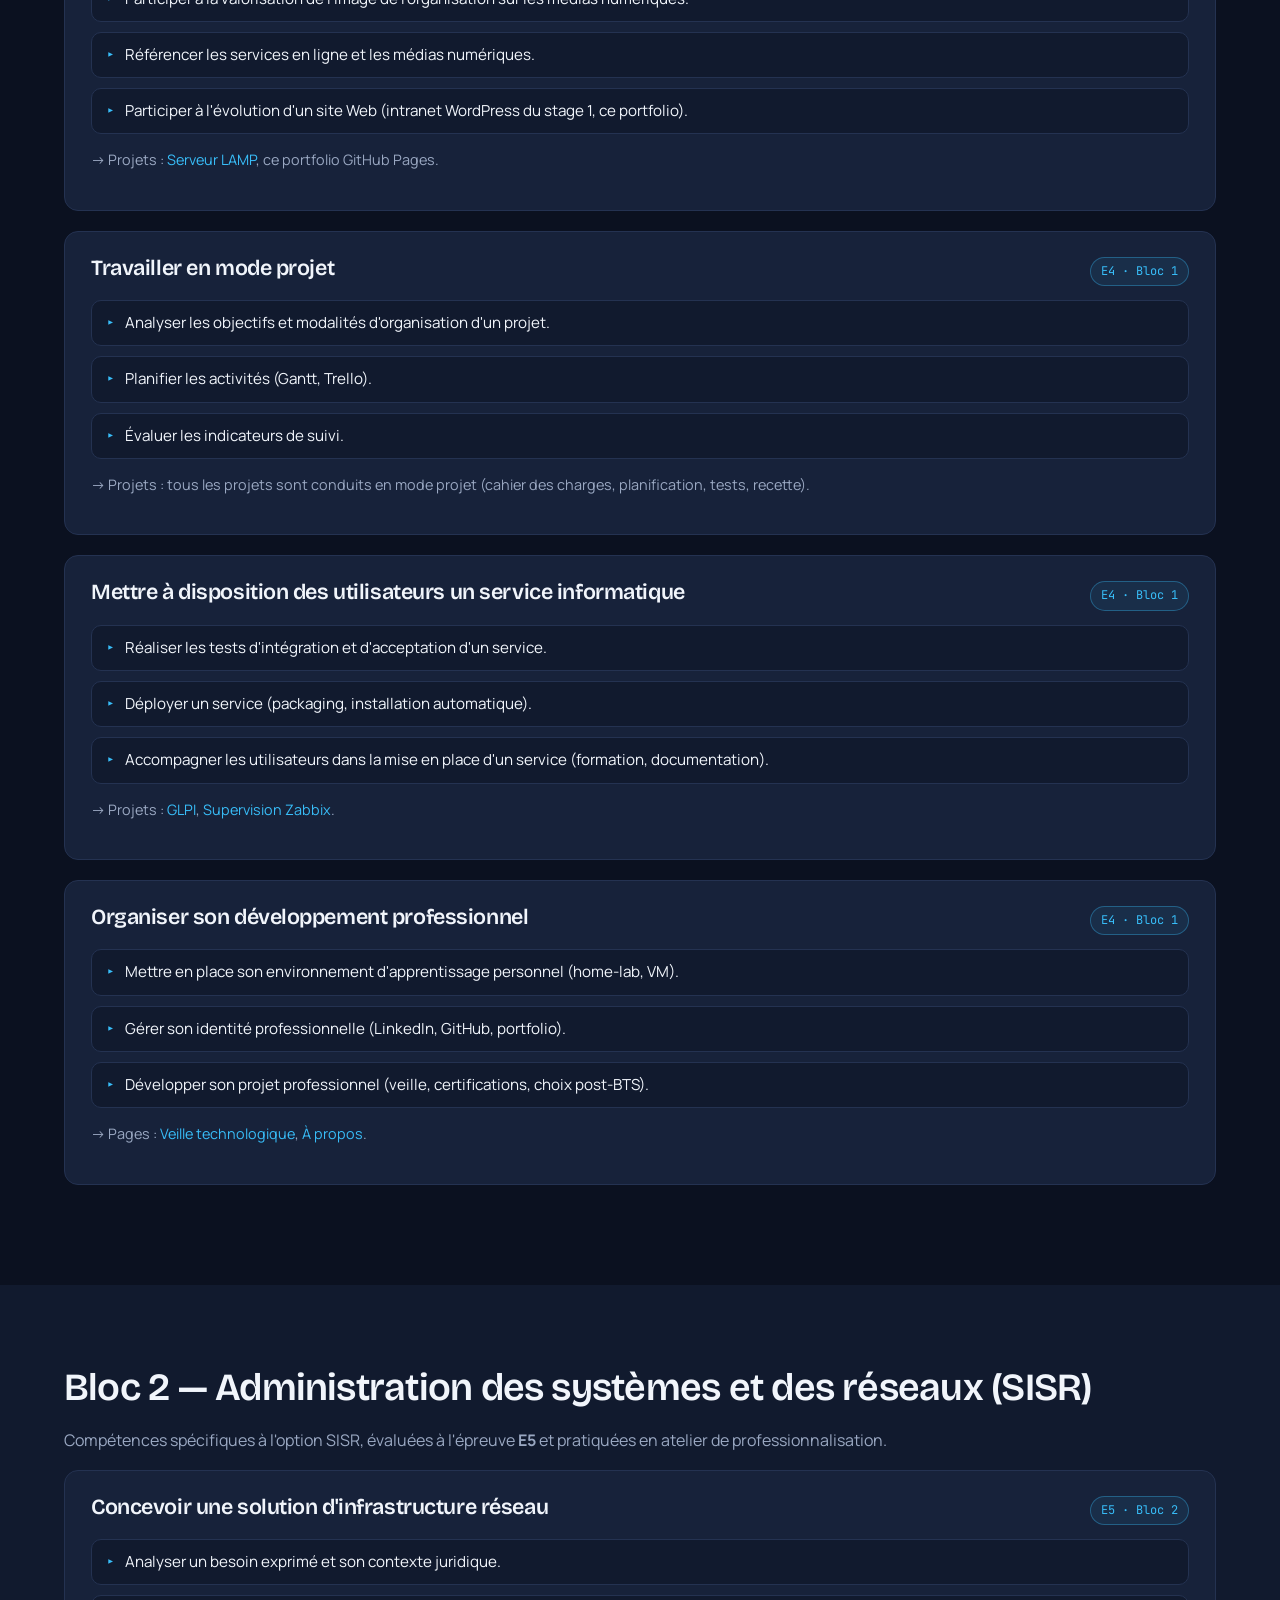
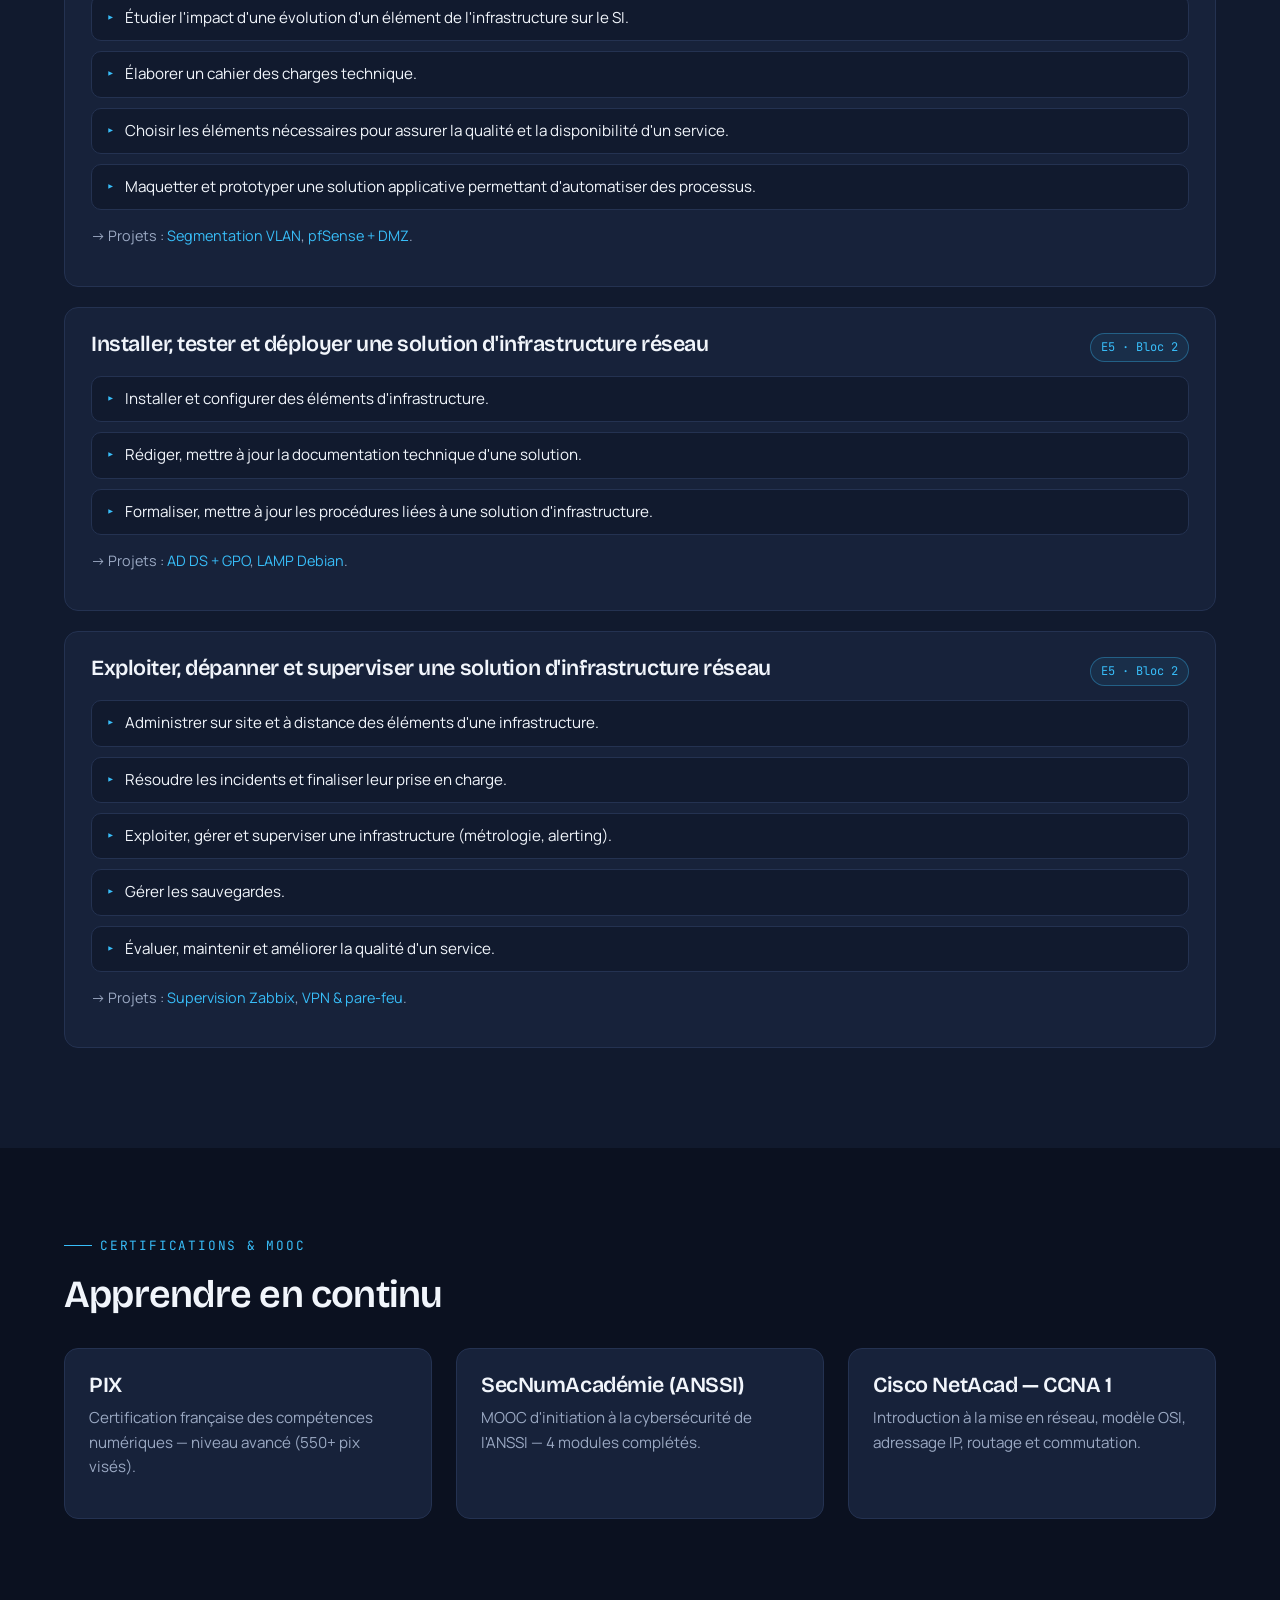
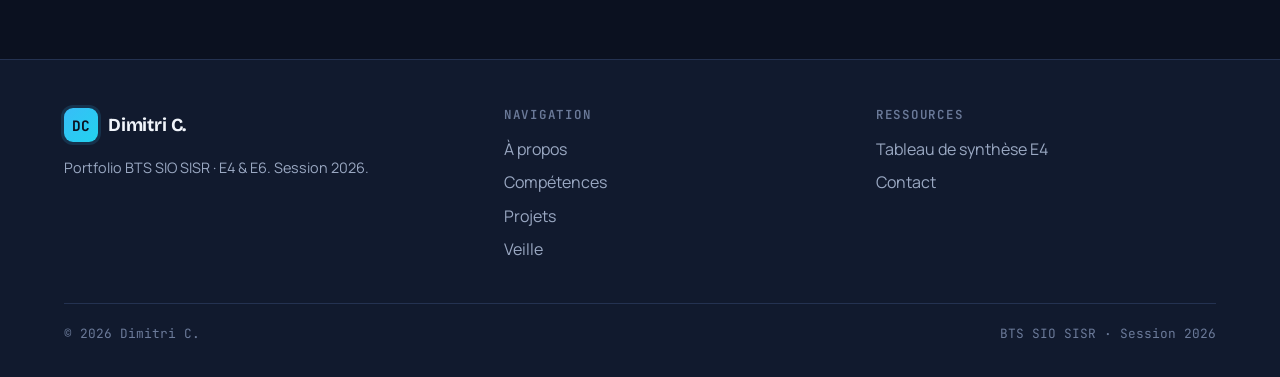
<file: competences.html>
<!doctype html>
<html lang="fr">
<head>
  <meta charset="utf-8" />
  <meta name="viewport" content="width=device-width, initial-scale=1" />
  <title>Compétences — Dimitri C. | BTS SIO SISR</title>
  <link rel="icon" href="data:image/svg+xml,%3Csvg xmlns='http://www.w3.org/2000/svg' viewBox='0 0 64 64'%3E%3Crect width='64' height='64' rx='14' fill='%2338BDF8'/%3E%3Ctext x='50%25' y='55%25' text-anchor='middle' font-family='monospace' font-weight='700' font-size='28' fill='%230B1120'%3EDC%3C/text%3E%3C/svg%3E" />
  <link rel="stylesheet" href="css/style.css" />
</head>
<body>

<header class="nav">
  <div class="nav-inner">
    <a href="index.html" class="brand"><span class="brand-mark">DC</span><span>Dimitri C. — SISR</span></a>
    <ul class="nav-links">
      <li><a href="index.html">Accueil</a></li>
      <li><a href="about.html">À propos</a></li>
      <li><a href="competences.html">Compétences</a></li>
      <li><a href="projets.html">Projets</a></li>
      <li><a href="veille.html">Veille techno</a></li>
      <li><a href="e4.html">Épreuve E4</a></li>
      <li><a href="contact.html">Contact</a></li>
    </ul>
    <button class="nav-toggle" aria-label="Menu">
      <svg viewBox="0 0 24 24" fill="none" stroke="currentColor" stroke-width="2" stroke-linecap="round"><line x1="4" y1="7" x2="20" y2="7"/><line x1="4" y1="12" x2="20" y2="12"/><line x1="4" y1="17" x2="20" y2="17"/></svg>
    </button>
  </div>
</header>

<section class="page-hero">
  <div class="container">
    <div class="reveal">
      <div class="eyebrow">Référentiel officiel BTS SIO</div>
      <h1>Les compétences<br/>que j'ai développées.</h1>
      <p style="max-width: 70ch; font-size: 1.05rem;">
        Le référentiel BTS SIO est structuré en deux blocs&nbsp;: un <strong>bloc 1 commun</strong> aux options SISR et SLAM, et un <strong>bloc 2 spécifique SISR</strong>. Pour chacune des compétences ci-dessous, je renvoie vers le ou les projets qui l'illustrent concrètement.
      </p>
    </div>
  </div>
</section>

<!-- BLOC 1 -->
<section class="section">
  <div class="container">
    <div class="reveal">
      <h2>Bloc 1 — Support et mise à disposition de services informatiques</h2>
      <p class="text-muted">Compétences communes aux options SISR et SLAM, évaluées à l'épreuve <strong>E4</strong>.</p>
    </div>

    <div class="bloc reveal">
      <div class="bloc-head">
        <h3>Gérer le patrimoine informatique</h3>
        <span class="bloc-tag">E4 · Bloc 1</span>
      </div>
      <ul>
        <li>Recenser et identifier les ressources numériques (inventaire GLPI + FusionInventory).</li>
        <li>Exploiter des référentiels, normes et standards (ITIL, normes de câblage).</li>
        <li>Mettre en place et vérifier les niveaux d'habilitation (droits NTFS, GPO).</li>
        <li>Vérifier les conditions de la continuité d'un service informatique (sauvegardes Veeam, tests de restauration).</li>
        <li>Gérer des sauvegardes (plan de sauvegarde 3-2-1).</li>
        <li>Vérifier le respect des règles d'utilisation du SI (charte, journaux).</li>
      </ul>
      <p class="text-muted" style="margin-top: 14px; font-size: 0.9rem;">
        → Projets&nbsp;: <a href="projets/active-directory.html">Active Directory</a>, <a href="projets/glpi.html">GLPI</a>, <a href="projets/sauvegarde-veeam.html">Sauvegardes Veeam</a>.
      </p>
    </div>

    <div class="bloc reveal">
      <div class="bloc-head">
        <h3>Répondre aux incidents et aux demandes d'assistance et d'évolution</h3>
        <span class="bloc-tag">E4 · Bloc 1</span>
      </div>
      <ul>
        <li>Collecter, suivre et orienter des demandes (tickets GLPI).</li>
        <li>Traiter des demandes concernant les applications, les services, les matériels et réseaux.</li>
        <li>Traiter des demandes concernant les données (droits d'accès, restauration).</li>
      </ul>
      <p class="text-muted" style="margin-top: 14px; font-size: 0.9rem;">
        → Projets&nbsp;: <a href="projets/glpi.html">GLPI helpdesk</a>, stage 1.
      </p>
    </div>

    <div class="bloc reveal">
      <div class="bloc-head">
        <h3>Développer la présence en ligne de l'organisation</h3>
        <span class="bloc-tag">E4 · Bloc 1</span>
      </div>
      <ul>
        <li>Participer à la valorisation de l'image de l'organisation sur les médias numériques.</li>
        <li>Référencer les services en ligne et les médias numériques.</li>
        <li>Participer à l'évolution d'un site Web (intranet WordPress du stage 1, ce portfolio).</li>
      </ul>
      <p class="text-muted" style="margin-top: 14px; font-size: 0.9rem;">
        → Projets&nbsp;: <a href="projets/serveur-linux.html">Serveur LAMP</a>, ce portfolio GitHub Pages.
      </p>
    </div>

    <div class="bloc reveal">
      <div class="bloc-head">
        <h3>Travailler en mode projet</h3>
        <span class="bloc-tag">E4 · Bloc 1</span>
      </div>
      <ul>
        <li>Analyser les objectifs et modalités d'organisation d'un projet.</li>
        <li>Planifier les activités (Gantt, Trello).</li>
        <li>Évaluer les indicateurs de suivi.</li>
      </ul>
      <p class="text-muted" style="margin-top: 14px; font-size: 0.9rem;">
        → Projets&nbsp;: tous les projets sont conduits en mode projet (cahier des charges, planification, tests, recette).
      </p>
    </div>

    <div class="bloc reveal">
      <div class="bloc-head">
        <h3>Mettre à disposition des utilisateurs un service informatique</h3>
        <span class="bloc-tag">E4 · Bloc 1</span>
      </div>
      <ul>
        <li>Réaliser les tests d'intégration et d'acceptation d'un service.</li>
        <li>Déployer un service (packaging, installation automatique).</li>
        <li>Accompagner les utilisateurs dans la mise en place d'un service (formation, documentation).</li>
      </ul>
      <p class="text-muted" style="margin-top: 14px; font-size: 0.9rem;">
        → Projets&nbsp;: <a href="projets/glpi.html">GLPI</a>, <a href="projets/supervision-zabbix.html">Supervision Zabbix</a>.
      </p>
    </div>

    <div class="bloc reveal">
      <div class="bloc-head">
        <h3>Organiser son développement professionnel</h3>
        <span class="bloc-tag">E4 · Bloc 1</span>
      </div>
      <ul>
        <li>Mettre en place son environnement d'apprentissage personnel (home-lab, VM).</li>
        <li>Gérer son identité professionnelle (LinkedIn, GitHub, portfolio).</li>
        <li>Développer son projet professionnel (veille, certifications, choix post-BTS).</li>
      </ul>
      <p class="text-muted" style="margin-top: 14px; font-size: 0.9rem;">
        → Pages&nbsp;: <a href="veille.html">Veille technologique</a>, <a href="about.html">À propos</a>.
      </p>
    </div>
  </div>
</section>

<!-- BLOC 2 -->
<section class="section" style="background: var(--bg-elev);">
  <div class="container">
    <div class="reveal">
      <h2>Bloc 2 — Administration des systèmes et des réseaux (SISR)</h2>
      <p class="text-muted">Compétences spécifiques à l'option SISR, évaluées à l'épreuve <strong>E5</strong> et pratiquées en atelier de professionnalisation.</p>
    </div>

    <div class="bloc reveal">
      <div class="bloc-head">
        <h3>Concevoir une solution d'infrastructure réseau</h3>
        <span class="bloc-tag">E5 · Bloc 2</span>
      </div>
      <ul>
        <li>Analyser un besoin exprimé et son contexte juridique.</li>
        <li>Étudier l'impact d'une évolution d'un élément de l'infrastructure sur le SI.</li>
        <li>Élaborer un cahier des charges technique.</li>
        <li>Choisir les éléments nécessaires pour assurer la qualité et la disponibilité d'un service.</li>
        <li>Maquetter et prototyper une solution applicative permettant d'automatiser des processus.</li>
      </ul>
      <p class="text-muted" style="margin-top: 14px; font-size: 0.9rem;">
        → Projets&nbsp;: <a href="projets/vlan-cisco.html">Segmentation VLAN</a>, <a href="projets/pfsense.html">pfSense + DMZ</a>.
      </p>
    </div>

    <div class="bloc reveal">
      <div class="bloc-head">
        <h3>Installer, tester et déployer une solution d'infrastructure réseau</h3>
        <span class="bloc-tag">E5 · Bloc 2</span>
      </div>
      <ul>
        <li>Installer et configurer des éléments d'infrastructure.</li>
        <li>Rédiger, mettre à jour la documentation technique d'une solution.</li>
        <li>Formaliser, mettre à jour les procédures liées à une solution d'infrastructure.</li>
      </ul>
      <p class="text-muted" style="margin-top: 14px; font-size: 0.9rem;">
        → Projets&nbsp;: <a href="projets/active-directory.html">AD DS + GPO</a>, <a href="projets/serveur-linux.html">LAMP Debian</a>.
      </p>
    </div>

    <div class="bloc reveal">
      <div class="bloc-head">
        <h3>Exploiter, dépanner et superviser une solution d'infrastructure réseau</h3>
        <span class="bloc-tag">E5 · Bloc 2</span>
      </div>
      <ul>
        <li>Administrer sur site et à distance des éléments d'une infrastructure.</li>
        <li>Résoudre les incidents et finaliser leur prise en charge.</li>
        <li>Exploiter, gérer et superviser une infrastructure (métrologie, alerting).</li>
        <li>Gérer les sauvegardes.</li>
        <li>Évaluer, maintenir et améliorer la qualité d'un service.</li>
      </ul>
      <p class="text-muted" style="margin-top: 14px; font-size: 0.9rem;">
        → Projets&nbsp;: <a href="projets/supervision-zabbix.html">Supervision Zabbix</a>, <a href="projets/pfsense.html">VPN &amp; pare-feu</a>.
      </p>
    </div>
  </div>
</section>

<!-- CERTIFS -->
<section class="section">
  <div class="container">
    <div class="reveal">
      <div class="eyebrow">Certifications &amp; MOOC</div>
      <h2>Apprendre en continu</h2>
    </div>
    <div class="grid grid-3 mt-4">
      <div class="card reveal">
        <h3>PIX</h3>
        <p class="text-muted">Certification française des compétences numériques — niveau avancé (550+ pix visés).</p>
      </div>
      <div class="card reveal">
        <h3>SecNumAcadémie (ANSSI)</h3>
        <p class="text-muted">MOOC d'initiation à la cybersécurité de l'ANSSI — 4 modules complétés.</p>
      </div>
      <div class="card reveal">
        <h3>Cisco NetAcad — CCNA 1</h3>
        <p class="text-muted">Introduction à la mise en réseau, modèle OSI, adressage IP, routage et commutation.</p>
      </div>
    </div>
  </div>
</section>

<footer>
  <div class="container">
    <div class="foot-grid">
      <div>
        <div class="brand" style="margin-bottom: 14px;"><span class="brand-mark">DC</span><span>Dimitri C.</span></div>
        <p class="text-muted" style="font-size: 0.9rem;">Portfolio BTS SIO SISR · E4 & E6. Session 2026.</p>
      </div>
      <div><h4>Navigation</h4><ul>
        <li><a href="about.html">À propos</a></li>
        <li><a href="competences.html">Compétences</a></li>
        <li><a href="projets.html">Projets</a></li>
        <li><a href="veille.html">Veille</a></li>
      </ul></div>
      <div><h4>Ressources</h4><ul>
        <li><a href="e4.html">Tableau de synthèse E4</a></li>
        <li><a href="contact.html">Contact</a></li>
      </ul></div>
    </div>
    <div class="copy"><span>© 2026 Dimitri C.</span><span>BTS SIO SISR · Session 2026</span></div>
  </div>
</footer>
<script src="js/main.js"></script>
</body>
</html>
</file>
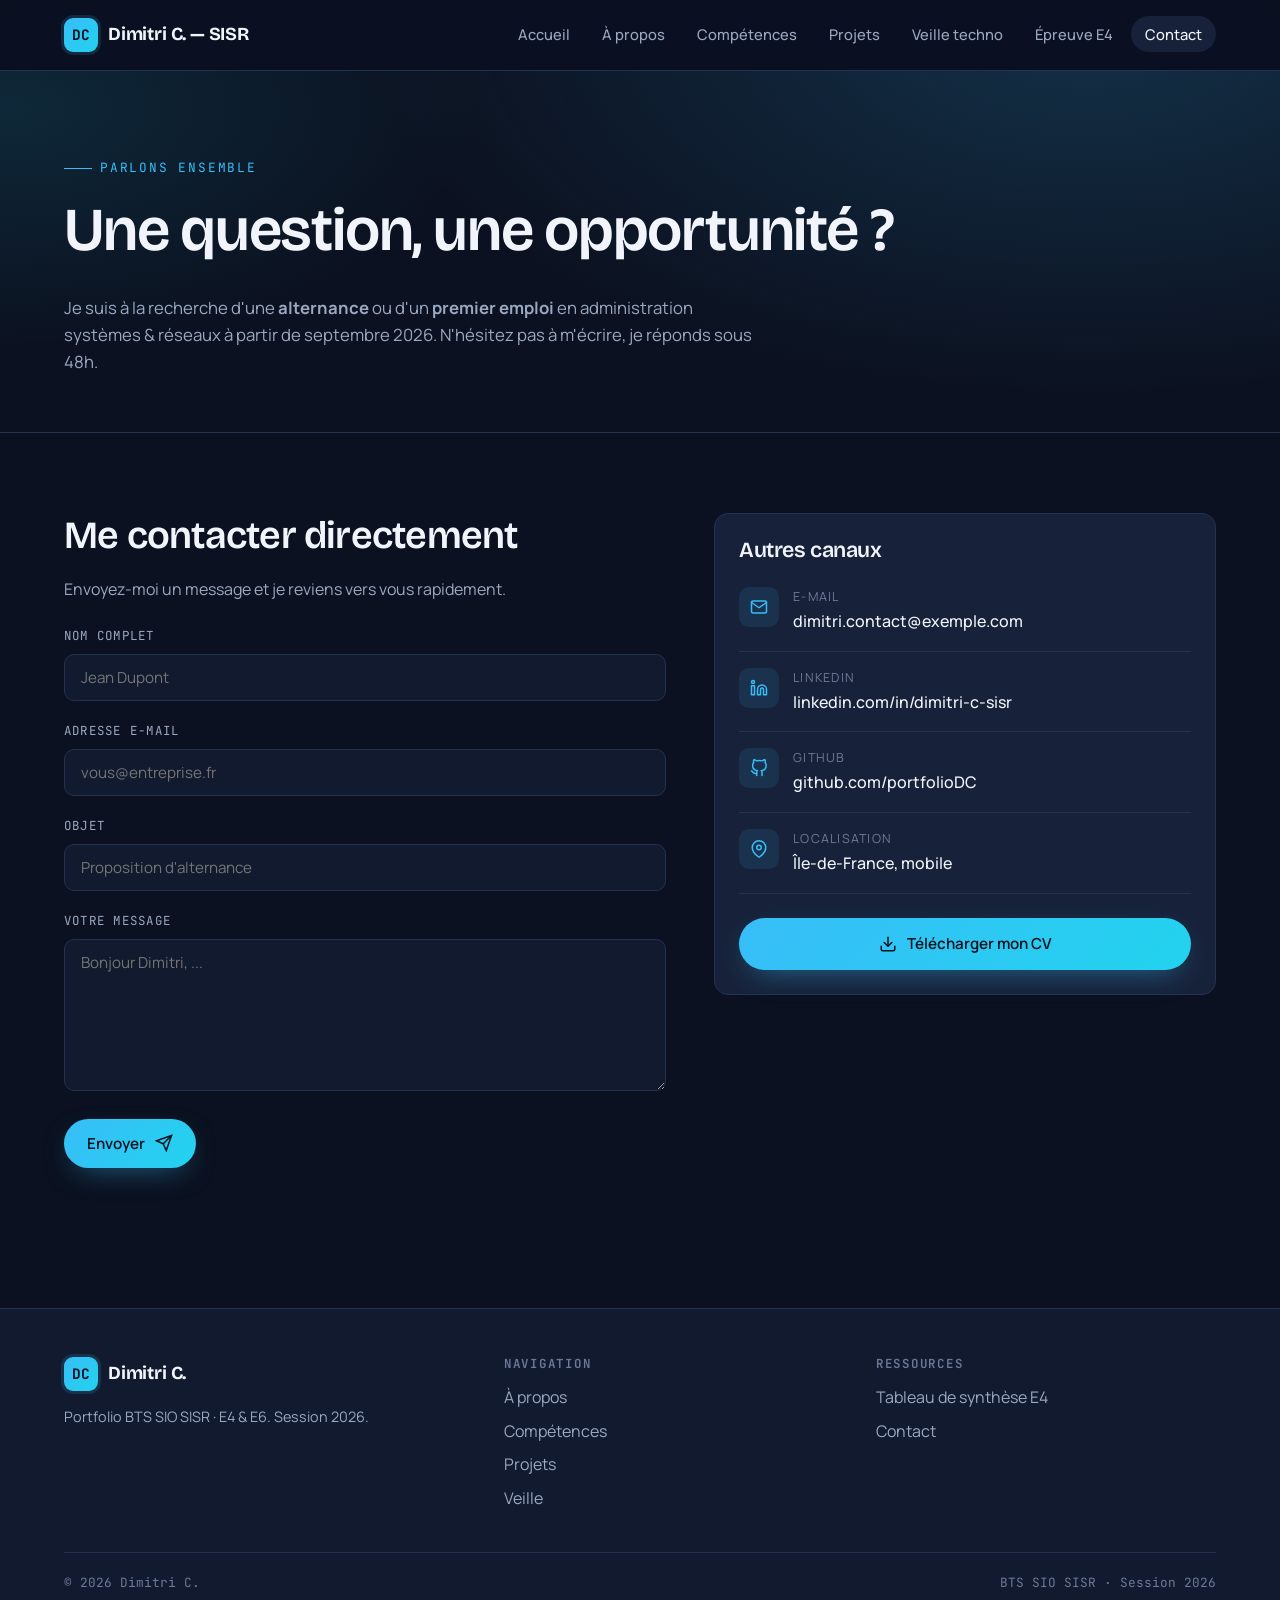
<file: contact.html>
<!doctype html>
<html lang="fr">
<head>
  <meta charset="utf-8" />
  <meta name="viewport" content="width=device-width, initial-scale=1" />
  <title>Contact — Dimitri C. | BTS SIO SISR</title>
  <link rel="icon" href="data:image/svg+xml,%3Csvg xmlns='http://www.w3.org/2000/svg' viewBox='0 0 64 64'%3E%3Crect width='64' height='64' rx='14' fill='%2338BDF8'/%3E%3Ctext x='50%25' y='55%25' text-anchor='middle' font-family='monospace' font-weight='700' font-size='28' fill='%230B1120'%3EDC%3C/text%3E%3C/svg%3E" />
  <link rel="stylesheet" href="css/style.css" />
  <style>
    .contact-grid {
      display: grid;
      grid-template-columns: 1.2fr 1fr;
      gap: 48px;
      align-items: start;
    }
    @media (max-width: 900px) { .contact-grid { grid-template-columns: 1fr; } }
    .form-group { margin-bottom: 20px; }
    .form-group label {
      display: block;
      font-family: var(--font-mono);
      font-size: 0.78rem;
      text-transform: uppercase;
      letter-spacing: 0.1em;
      color: var(--text-muted);
      margin-bottom: 8px;
    }
    .form-group input,
    .form-group textarea {
      width: 100%;
      padding: 12px 16px;
      background: var(--bg-elev);
      border: 1px solid var(--border);
      border-radius: 10px;
      color: var(--text);
      font-family: var(--font-body);
      font-size: 0.95rem;
      transition: border-color .2s ease;
    }
    .form-group input:focus,
    .form-group textarea:focus {
      outline: none;
      border-color: var(--accent);
      box-shadow: 0 0 0 3px rgba(56,189,248,0.15);
    }
    .form-group textarea { resize: vertical; min-height: 120px; }
    .contact-info-item {
      padding: 16px 0;
      border-bottom: 1px solid var(--border);
      display: flex;
      gap: 14px;
      align-items: flex-start;
    }
    .contact-info-item:last-child { border-bottom: none; }
    .contact-info-item .icon {
      width: 40px; height: 40px;
      border-radius: 10px;
      background: rgba(56,189,248,0.1);
      color: var(--accent);
      display: grid; place-items: center;
      flex-shrink: 0;
    }
    .contact-info-item .label {
      font-size: 0.78rem;
      text-transform: uppercase;
      letter-spacing: 0.1em;
      color: var(--text-dim);
      margin-bottom: 2px;
    }
    .contact-info-item .value { color: var(--text); font-weight: 500; }
  </style>
</head>
<body>

<header class="nav">
  <div class="nav-inner">
    <a href="index.html" class="brand"><span class="brand-mark">DC</span><span>Dimitri C. — SISR</span></a>
    <ul class="nav-links">
      <li><a href="index.html">Accueil</a></li>
      <li><a href="about.html">À propos</a></li>
      <li><a href="competences.html">Compétences</a></li>
      <li><a href="projets.html">Projets</a></li>
      <li><a href="veille.html">Veille techno</a></li>
      <li><a href="e4.html">Épreuve E4</a></li>
      <li><a href="contact.html">Contact</a></li>
    </ul>
    <button class="nav-toggle" aria-label="Menu">
      <svg viewBox="0 0 24 24" fill="none" stroke="currentColor" stroke-width="2" stroke-linecap="round"><line x1="4" y1="7" x2="20" y2="7"/><line x1="4" y1="12" x2="20" y2="12"/><line x1="4" y1="17" x2="20" y2="17"/></svg>
    </button>
  </div>
</header>

<section class="page-hero">
  <div class="container">
    <div class="reveal">
      <div class="eyebrow">Parlons ensemble</div>
      <h1>Une question, une opportunité&nbsp;?</h1>
      <p style="max-width: 70ch; font-size: 1.05rem;">
        Je suis à la recherche d'une <strong>alternance</strong> ou d'un <strong>premier emploi</strong> en administration systèmes &amp; réseaux à partir de septembre 2026.
        N'hésitez pas à m'écrire, je réponds sous 48h.
      </p>
    </div>
  </div>
</section>

<section class="section">
  <div class="container">
    <div class="contact-grid">

      <!-- Formulaire -->
      <div class="reveal">
        <h2>Me contacter directement</h2>
        <p class="text-muted">Envoyez-moi un message et je reviens vers vous rapidement.</p>

        <form action="mailto:dimitri.contact@exemple.com" method="post" enctype="text/plain" style="margin-top: 24px;">
          <div class="form-group">
            <label for="name">Nom complet</label>
            <input type="text" id="name" name="name" required placeholder="Jean Dupont" />
          </div>
          <div class="form-group">
            <label for="email">Adresse e-mail</label>
            <input type="email" id="email" name="email" required placeholder="vous@entreprise.fr" />
          </div>
          <div class="form-group">
            <label for="subject">Objet</label>
            <input type="text" id="subject" name="subject" required placeholder="Proposition d'alternance" />
          </div>
          <div class="form-group">
            <label for="message">Votre message</label>
            <textarea id="message" name="message" rows="6" required placeholder="Bonjour Dimitri, ..."></textarea>
          </div>
          <button type="submit" class="btn btn-primary">
            Envoyer
            <svg viewBox="0 0 24 24" fill="none" stroke="currentColor" stroke-width="2" stroke-linecap="round"><line x1="22" y1="2" x2="11" y2="13"/><polygon points="22 2 15 22 11 13 2 9 22 2"/></svg>
          </button>
        </form>
      </div>

      <!-- Infos directes -->
      <aside class="reveal">
        <div class="card">
          <h3 style="margin-top: 0;">Autres canaux</h3>

          <div class="contact-info-item">
            <div class="icon"><svg width="18" height="18" viewBox="0 0 24 24" fill="none" stroke="currentColor" stroke-width="2" stroke-linecap="round" stroke-linejoin="round"><path d="M4 4h16c1.1 0 2 .9 2 2v12c0 1.1-.9 2-2 2H4c-1.1 0-2-.9-2-2V6c0-1.1.9-2 2-2z"/><polyline points="22,6 12,13 2,6"/></svg></div>
            <div>
              <div class="label">E-mail</div>
              <div class="value">dimitri.contact@exemple.com</div>
            </div>
          </div>

          <div class="contact-info-item">
            <div class="icon"><svg width="18" height="18" viewBox="0 0 24 24" fill="none" stroke="currentColor" stroke-width="2" stroke-linecap="round" stroke-linejoin="round"><path d="M16 8a6 6 0 0 1 6 6v7h-4v-7a2 2 0 0 0-4 0v7h-4v-7a6 6 0 0 1 6-6z"/><rect x="2" y="9" width="4" height="12"/><circle cx="4" cy="4" r="2"/></svg></div>
            <div>
              <div class="label">LinkedIn</div>
              <div class="value">linkedin.com/in/dimitri-c-sisr</div>
            </div>
          </div>

          <div class="contact-info-item">
            <div class="icon"><svg width="18" height="18" viewBox="0 0 24 24" fill="none" stroke="currentColor" stroke-width="2" stroke-linecap="round" stroke-linejoin="round"><path d="M9 19c-5 1.5-5-2.5-7-3m14 6v-3.87a3.37 3.37 0 0 0-.94-2.61c3.14-.35 6.44-1.54 6.44-7A5.44 5.44 0 0 0 20 4.77 5.07 5.07 0 0 0 19.91 1S18.73.65 16 2.48a13.38 13.38 0 0 0-7 0C6.27.65 5.09 1 5.09 1A5.07 5.07 0 0 0 5 4.77a5.44 5.44 0 0 0-1.5 3.78c0 5.42 3.3 6.61 6.44 7A3.37 3.37 0 0 0 9 18.13V22"/></svg></div>
            <div>
              <div class="label">GitHub</div>
              <div class="value">github.com/portfolioDC</div>
            </div>
          </div>

          <div class="contact-info-item">
            <div class="icon"><svg width="18" height="18" viewBox="0 0 24 24" fill="none" stroke="currentColor" stroke-width="2" stroke-linecap="round" stroke-linejoin="round"><path d="M21 10c0 7-9 13-9 13s-9-6-9-13a9 9 0 0 1 18 0z"/><circle cx="12" cy="10" r="3"/></svg></div>
            <div>
              <div class="label">Localisation</div>
              <div class="value">Île-de-France, mobile</div>
            </div>
          </div>

          <a href="assets/documents/CV-Dimitri-C.pdf" class="btn btn-primary" style="width: 100%; justify-content: center; margin-top: 24px;">
            <svg viewBox="0 0 24 24" fill="none" stroke="currentColor" stroke-width="2" stroke-linecap="round" stroke-linejoin="round"><path d="M21 15v4a2 2 0 0 1-2 2H5a2 2 0 0 1-2-2v-4"/><polyline points="7 10 12 15 17 10"/><line x1="12" y1="15" x2="12" y2="3"/></svg>
            Télécharger mon CV
          </a>
        </div>
      </aside>
    </div>
  </div>
</section>

<footer>
  <div class="container">
    <div class="foot-grid">
      <div>
        <div class="brand" style="margin-bottom: 14px;"><span class="brand-mark">DC</span><span>Dimitri C.</span></div>
        <p class="text-muted" style="font-size: 0.9rem;">Portfolio BTS SIO SISR · E4 & E6. Session 2026.</p>
      </div>
      <div><h4>Navigation</h4><ul>
        <li><a href="about.html">À propos</a></li>
        <li><a href="competences.html">Compétences</a></li>
        <li><a href="projets.html">Projets</a></li>
        <li><a href="veille.html">Veille</a></li>
      </ul></div>
      <div><h4>Ressources</h4><ul>
        <li><a href="e4.html">Tableau de synthèse E4</a></li>
        <li><a href="contact.html">Contact</a></li>
      </ul></div>
    </div>
    <div class="copy"><span>© 2026 Dimitri C.</span><span>BTS SIO SISR · Session 2026</span></div>
  </div>
</footer>
<script src="js/main.js"></script>
</body>
</html>
</file>
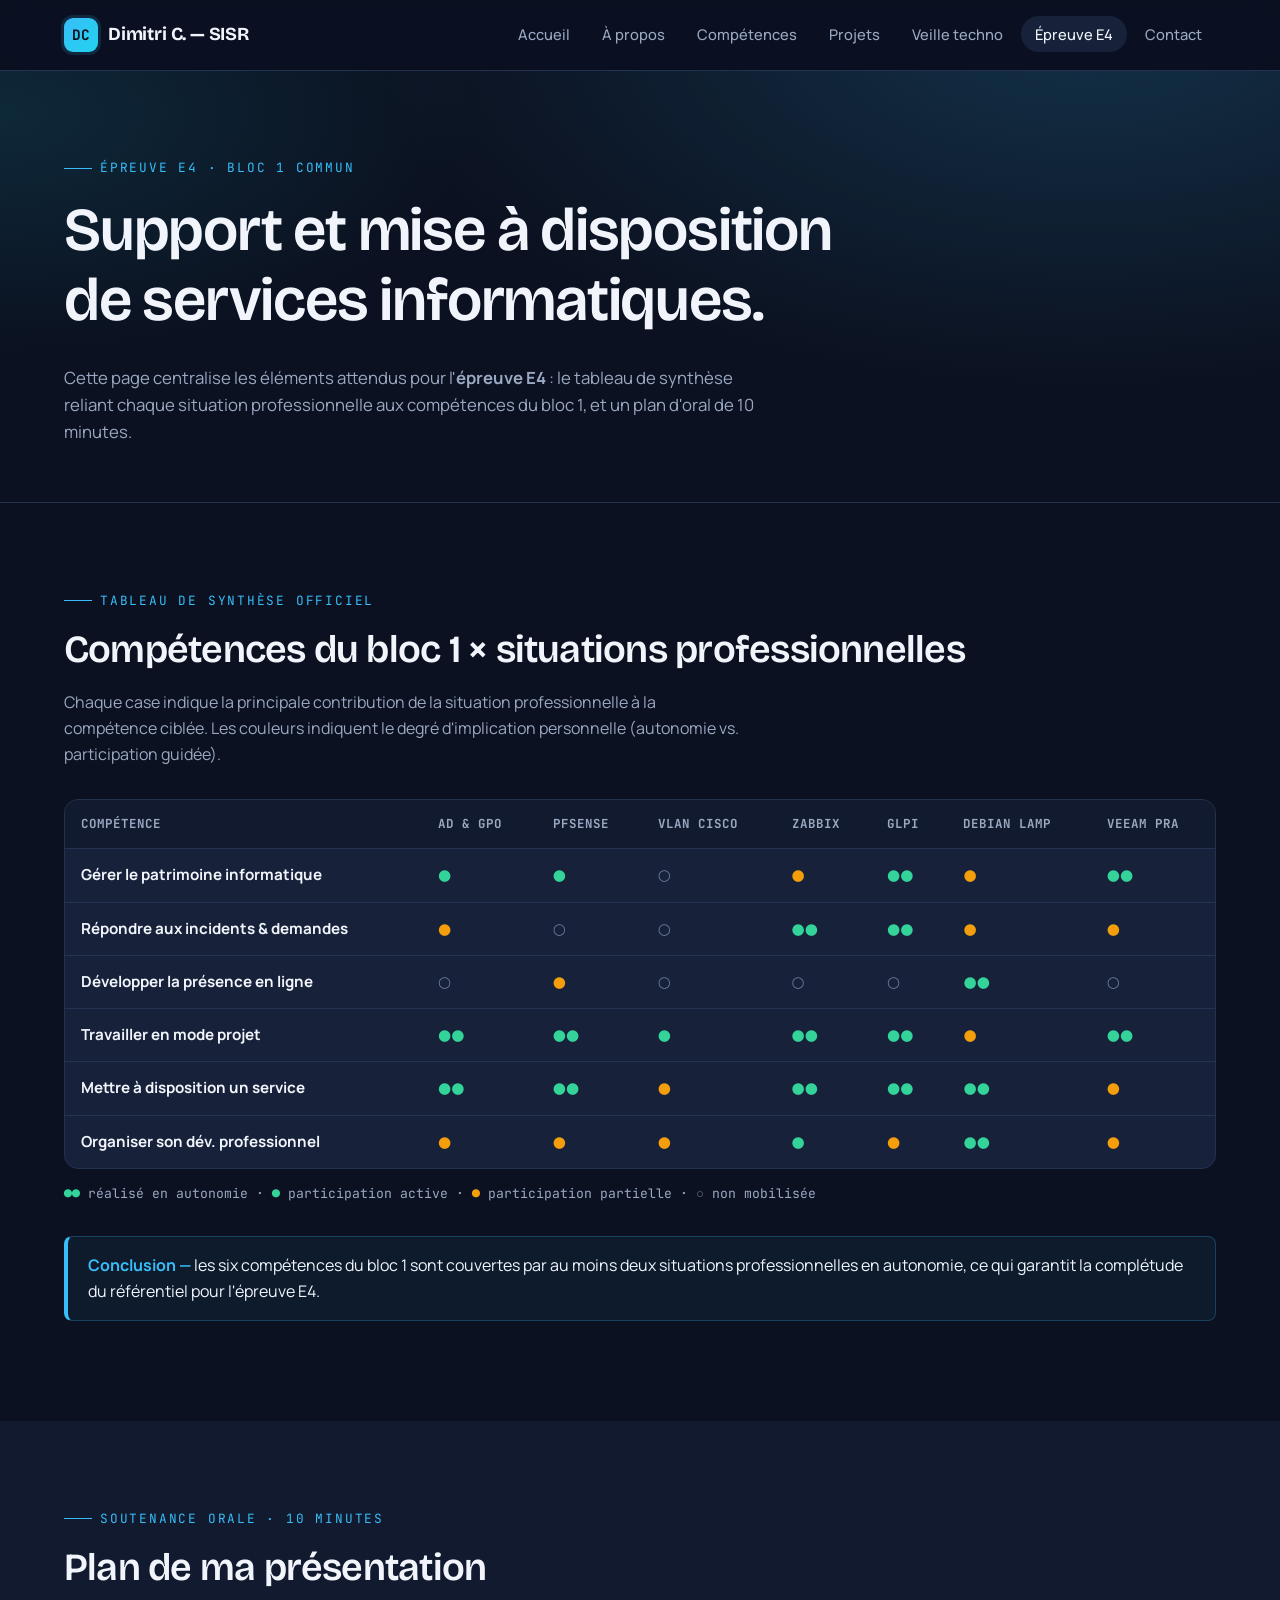
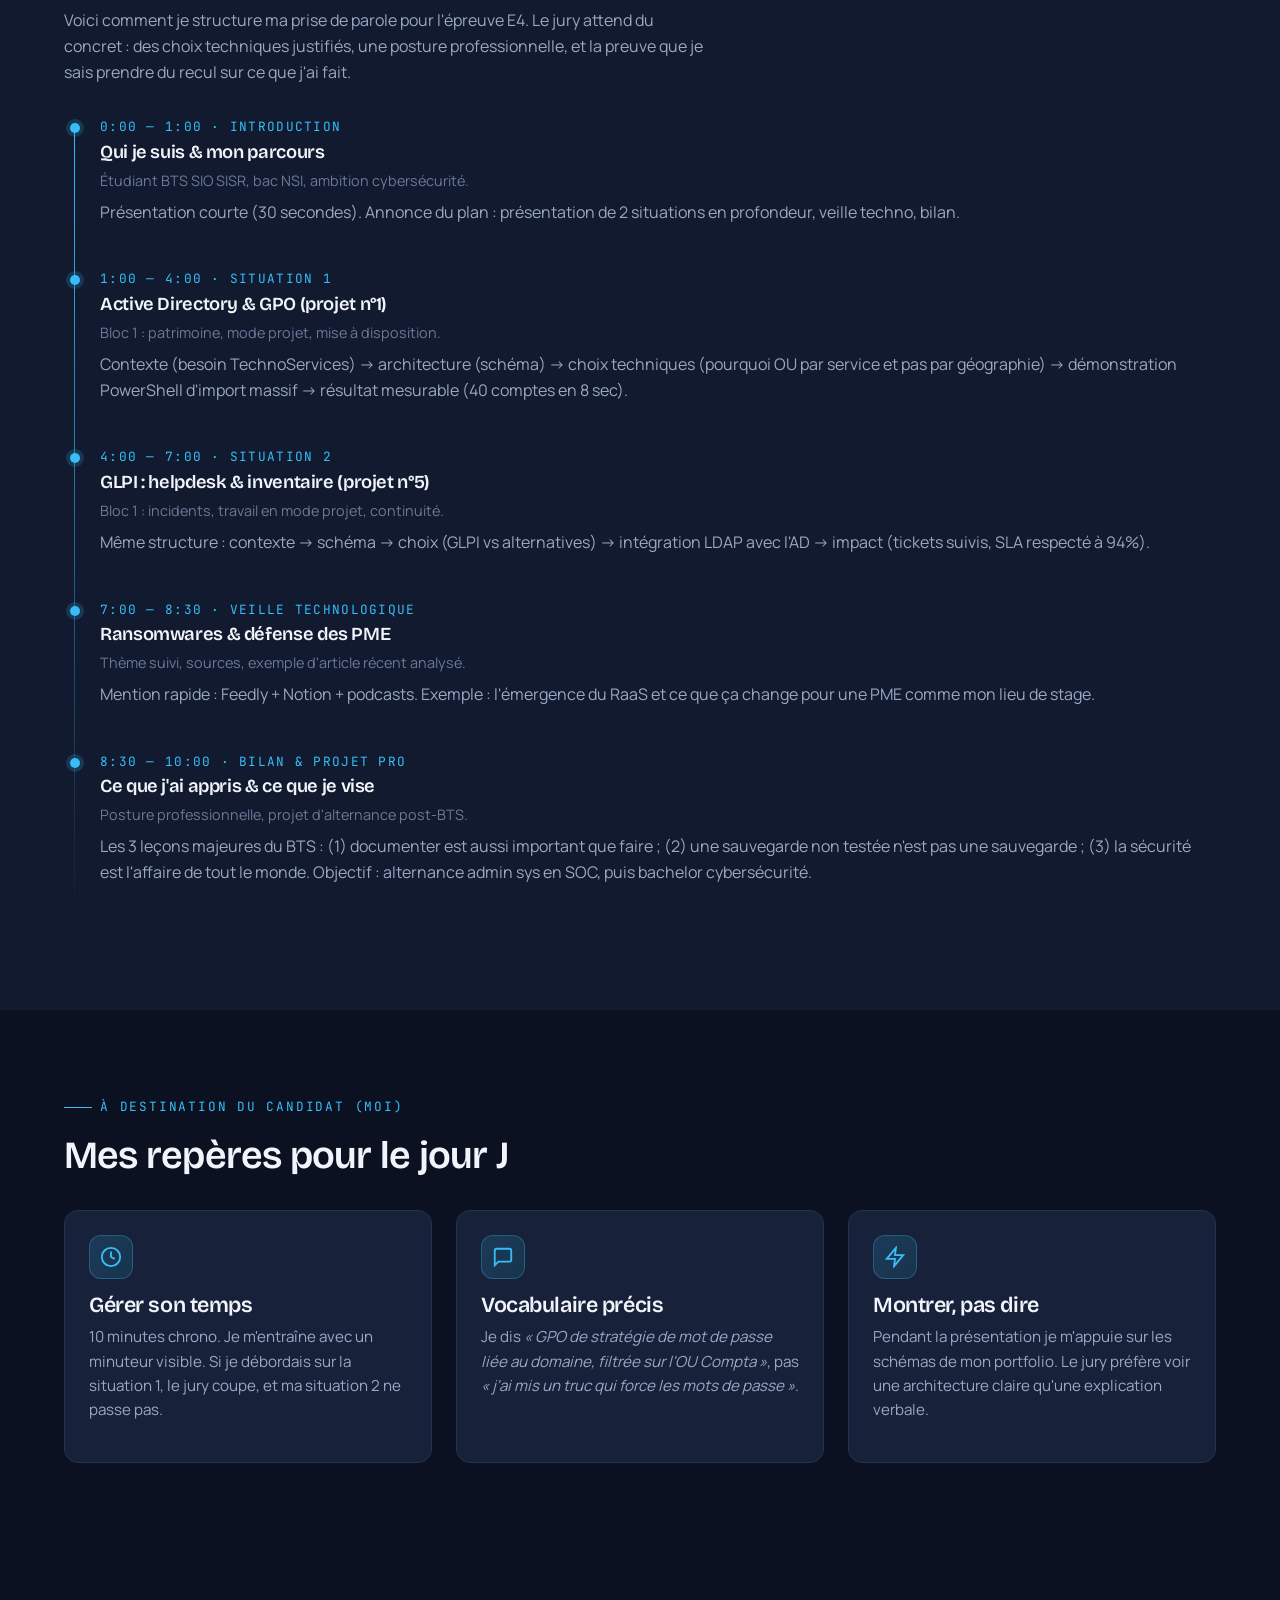
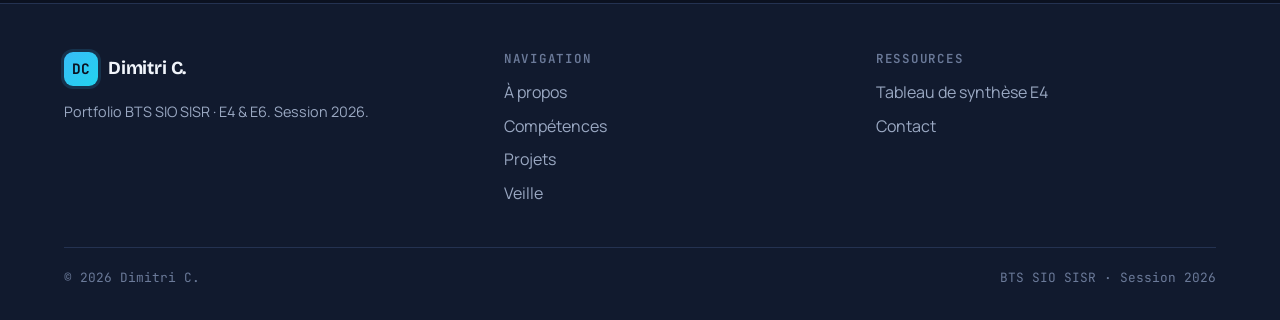
<file: e4.html>
<!doctype html>
<html lang="fr">
<head>
  <meta charset="utf-8" />
  <meta name="viewport" content="width=device-width, initial-scale=1" />
  <title>Épreuve E4 — Tableau de synthèse | Dimitri C. BTS SIO SISR</title>
  <link rel="icon" href="data:image/svg+xml,%3Csvg xmlns='http://www.w3.org/2000/svg' viewBox='0 0 64 64'%3E%3Crect width='64' height='64' rx='14' fill='%2338BDF8'/%3E%3Ctext x='50%25' y='55%25' text-anchor='middle' font-family='monospace' font-weight='700' font-size='28' fill='%230B1120'%3EDC%3C/text%3E%3C/svg%3E" />
  <link rel="stylesheet" href="css/style.css" />
</head>
<body>

<header class="nav">
  <div class="nav-inner">
    <a href="index.html" class="brand"><span class="brand-mark">DC</span><span>Dimitri C. — SISR</span></a>
    <ul class="nav-links">
      <li><a href="index.html">Accueil</a></li>
      <li><a href="about.html">À propos</a></li>
      <li><a href="competences.html">Compétences</a></li>
      <li><a href="projets.html">Projets</a></li>
      <li><a href="veille.html">Veille techno</a></li>
      <li><a href="e4.html">Épreuve E4</a></li>
      <li><a href="contact.html">Contact</a></li>
    </ul>
    <button class="nav-toggle" aria-label="Menu">
      <svg viewBox="0 0 24 24" fill="none" stroke="currentColor" stroke-width="2" stroke-linecap="round"><line x1="4" y1="7" x2="20" y2="7"/><line x1="4" y1="12" x2="20" y2="12"/><line x1="4" y1="17" x2="20" y2="17"/></svg>
    </button>
  </div>
</header>

<section class="page-hero">
  <div class="container">
    <div class="reveal">
      <div class="eyebrow">Épreuve E4 · Bloc 1 commun</div>
      <h1>Support et mise à disposition<br/>de services informatiques.</h1>
      <p style="max-width: 72ch; font-size: 1.05rem;">
        Cette page centralise les éléments attendus pour l'<strong>épreuve E4</strong>&nbsp;: le tableau de synthèse reliant chaque situation professionnelle aux compétences du bloc 1, et un plan d'oral de 10 minutes.
      </p>
    </div>
  </div>
</section>

<!-- TABLEAU DE SYNTHÈSE -->
<section class="section">
  <div class="container">
    <div class="reveal">
      <div class="eyebrow">Tableau de synthèse officiel</div>
      <h2>Compétences du bloc 1 &times; situations professionnelles</h2>
      <p class="text-muted" style="max-width: 68ch;">Chaque case indique la principale contribution de la situation professionnelle à la compétence ciblée. Les couleurs indiquent le degré d'implication personnelle (autonomie vs. participation guidée).</p>
    </div>

    <div class="table-wrap reveal mt-4">
      <table>
        <thead>
          <tr>
            <th>Compétence</th>
            <th>AD &amp; GPO</th>
            <th>pfSense</th>
            <th>VLAN Cisco</th>
            <th>Zabbix</th>
            <th>GLPI</th>
            <th>Debian LAMP</th>
            <th>Veeam PRA</th>
          </tr>
        </thead>
        <tbody>
          <tr>
            <td><strong>Gérer le patrimoine informatique</strong></td>
            <td style="color: var(--success);">●</td>
            <td style="color: var(--success);">●</td>
            <td style="color: var(--text-dim);">○</td>
            <td style="color: var(--accent-warm);">●</td>
            <td style="color: var(--success);">●●</td>
            <td style="color: var(--accent-warm);">●</td>
            <td style="color: var(--success);">●●</td>
          </tr>
          <tr>
            <td><strong>Répondre aux incidents &amp; demandes</strong></td>
            <td style="color: var(--accent-warm);">●</td>
            <td style="color: var(--text-dim);">○</td>
            <td style="color: var(--text-dim);">○</td>
            <td style="color: var(--success);">●●</td>
            <td style="color: var(--success);">●●</td>
            <td style="color: var(--accent-warm);">●</td>
            <td style="color: var(--accent-warm);">●</td>
          </tr>
          <tr>
            <td><strong>Développer la présence en ligne</strong></td>
            <td style="color: var(--text-dim);">○</td>
            <td style="color: var(--accent-warm);">●</td>
            <td style="color: var(--text-dim);">○</td>
            <td style="color: var(--text-dim);">○</td>
            <td style="color: var(--text-dim);">○</td>
            <td style="color: var(--success);">●●</td>
            <td style="color: var(--text-dim);">○</td>
          </tr>
          <tr>
            <td><strong>Travailler en mode projet</strong></td>
            <td style="color: var(--success);">●●</td>
            <td style="color: var(--success);">●●</td>
            <td style="color: var(--success);">●</td>
            <td style="color: var(--success);">●●</td>
            <td style="color: var(--success);">●●</td>
            <td style="color: var(--accent-warm);">●</td>
            <td style="color: var(--success);">●●</td>
          </tr>
          <tr>
            <td><strong>Mettre à disposition un service</strong></td>
            <td style="color: var(--success);">●●</td>
            <td style="color: var(--success);">●●</td>
            <td style="color: var(--accent-warm);">●</td>
            <td style="color: var(--success);">●●</td>
            <td style="color: var(--success);">●●</td>
            <td style="color: var(--success);">●●</td>
            <td style="color: var(--accent-warm);">●</td>
          </tr>
          <tr>
            <td><strong>Organiser son dév. professionnel</strong></td>
            <td style="color: var(--accent-warm);">●</td>
            <td style="color: var(--accent-warm);">●</td>
            <td style="color: var(--accent-warm);">●</td>
            <td style="color: var(--success);">●</td>
            <td style="color: var(--accent-warm);">●</td>
            <td style="color: var(--success);">●●</td>
            <td style="color: var(--accent-warm);">●</td>
          </tr>
        </tbody>
      </table>
    </div>

    <p class="text-muted" style="font-family: var(--font-mono); font-size: 0.82rem; margin-top: 14px;">
      <span style="color: var(--success);">●●</span> réalisé en autonomie ·
      <span style="color: var(--success);">●</span> participation active ·
      <span style="color: var(--accent-warm);">●</span> participation partielle ·
      <span style="color: var(--text-dim);">○</span> non mobilisée
    </p>

    <div class="note-box mt-4">
      <strong>Conclusion —</strong> les six compétences du bloc 1 sont couvertes par au moins deux situations professionnelles en autonomie, ce qui garantit la complétude du référentiel pour l'épreuve E4.
    </div>
  </div>
</section>

<!-- PLAN ORAL -->
<section class="section" style="background: var(--bg-elev);">
  <div class="container">
    <div class="reveal">
      <div class="eyebrow">Soutenance orale · 10 minutes</div>
      <h2>Plan de ma présentation</h2>
      <p class="text-muted" style="max-width: 65ch;">Voici comment je structure ma prise de parole pour l'épreuve E4. Le jury attend du concret&nbsp;: des choix techniques justifiés, une posture professionnelle, et la preuve que je sais prendre du recul sur ce que j'ai fait.</p>
    </div>

    <div class="timeline mt-4 reveal">
      <div class="tl-item">
        <div class="tl-date">0:00 — 1:00 · Introduction</div>
        <h3 class="tl-title">Qui je suis &amp; mon parcours</h3>
        <div class="tl-org">Étudiant BTS SIO SISR, bac NSI, ambition cybersécurité.</div>
        <p>Présentation courte (30 secondes). Annonce du plan&nbsp;: présentation de 2 situations en profondeur, veille techno, bilan.</p>
      </div>

      <div class="tl-item">
        <div class="tl-date">1:00 — 4:00 · Situation 1</div>
        <h3 class="tl-title">Active Directory &amp; GPO (projet n°1)</h3>
        <div class="tl-org">Bloc 1 : patrimoine, mode projet, mise à disposition.</div>
        <p>Contexte (besoin TechnoServices) → architecture (schéma) → choix techniques (pourquoi OU par service et pas par géographie) → démonstration PowerShell d'import massif → résultat mesurable (40 comptes en 8 sec).</p>
      </div>

      <div class="tl-item">
        <div class="tl-date">4:00 — 7:00 · Situation 2</div>
        <h3 class="tl-title">GLPI : helpdesk &amp; inventaire (projet n°5)</h3>
        <div class="tl-org">Bloc 1 : incidents, travail en mode projet, continuité.</div>
        <p>Même structure&nbsp;: contexte → schéma → choix (GLPI vs alternatives) → intégration LDAP avec l'AD → impact (tickets suivis, SLA respecté à 94%).</p>
      </div>

      <div class="tl-item">
        <div class="tl-date">7:00 — 8:30 · Veille technologique</div>
        <h3 class="tl-title">Ransomwares &amp; défense des PME</h3>
        <div class="tl-org">Thème suivi, sources, exemple d'article récent analysé.</div>
        <p>Mention rapide&nbsp;: Feedly + Notion + podcasts. Exemple&nbsp;: l'émergence du RaaS et ce que ça change pour une PME comme mon lieu de stage.</p>
      </div>

      <div class="tl-item">
        <div class="tl-date">8:30 — 10:00 · Bilan &amp; projet pro</div>
        <h3 class="tl-title">Ce que j'ai appris &amp; ce que je vise</h3>
        <div class="tl-org">Posture professionnelle, projet d'alternance post-BTS.</div>
        <p>Les 3 leçons majeures du BTS&nbsp;: (1) documenter est aussi important que faire&nbsp;; (2) une sauvegarde non testée n'est pas une sauvegarde&nbsp;; (3) la sécurité est l'affaire de tout le monde. Objectif&nbsp;: alternance admin sys en SOC, puis bachelor cybersécurité.</p>
      </div>
    </div>
  </div>
</section>

<!-- TIPS & CONSEILS -->
<section class="section">
  <div class="container">
    <div class="reveal">
      <div class="eyebrow">À destination du candidat (moi)</div>
      <h2>Mes repères pour le jour J</h2>
    </div>

    <div class="grid grid-3 mt-4">
      <div class="card reveal">
        <div class="card-icon">
          <svg viewBox="0 0 24 24" fill="none" stroke="currentColor" stroke-width="2"><circle cx="12" cy="12" r="10"/><polyline points="12 6 12 12 16 14"/></svg>
        </div>
        <h3>Gérer son temps</h3>
        <p>10 minutes chrono. Je m'entraîne avec un minuteur visible. Si je débordais sur la situation 1, le jury coupe, et ma situation 2 ne passe pas.</p>
      </div>
      <div class="card reveal">
        <div class="card-icon">
          <svg viewBox="0 0 24 24" fill="none" stroke="currentColor" stroke-width="2"><path d="M21 15a2 2 0 0 1-2 2H7l-4 4V5a2 2 0 0 1 2-2h14a2 2 0 0 1 2 2z"/></svg>
        </div>
        <h3>Vocabulaire précis</h3>
        <p>Je dis <em>«&nbsp;GPO de stratégie de mot de passe liée au domaine, filtrée sur l'OU Compta&nbsp;»</em>, pas <em>«&nbsp;j'ai mis un truc qui force les mots de passe&nbsp;»</em>.</p>
      </div>
      <div class="card reveal">
        <div class="card-icon">
          <svg viewBox="0 0 24 24" fill="none" stroke="currentColor" stroke-width="2"><polygon points="13 2 3 14 12 14 11 22 21 10 12 10 13 2"/></svg>
        </div>
        <h3>Montrer, pas dire</h3>
        <p>Pendant la présentation je m'appuie sur les schémas de mon portfolio. Le jury préfère voir une architecture claire qu'une explication verbale.</p>
      </div>
    </div>
  </div>
</section>

<footer>
  <div class="container">
    <div class="foot-grid">
      <div>
        <div class="brand" style="margin-bottom: 14px;"><span class="brand-mark">DC</span><span>Dimitri C.</span></div>
        <p class="text-muted" style="font-size: 0.9rem;">Portfolio BTS SIO SISR · E4 & E6. Session 2026.</p>
      </div>
      <div><h4>Navigation</h4><ul>
        <li><a href="about.html">À propos</a></li>
        <li><a href="competences.html">Compétences</a></li>
        <li><a href="projets.html">Projets</a></li>
        <li><a href="veille.html">Veille</a></li>
      </ul></div>
      <div><h4>Ressources</h4><ul>
        <li><a href="e4.html">Tableau de synthèse E4</a></li>
        <li><a href="contact.html">Contact</a></li>
      </ul></div>
    </div>
    <div class="copy"><span>© 2026 Dimitri C.</span><span>BTS SIO SISR · Session 2026</span></div>
  </div>
</footer>
<script src="js/main.js"></script>
</body>
</html>
</file>
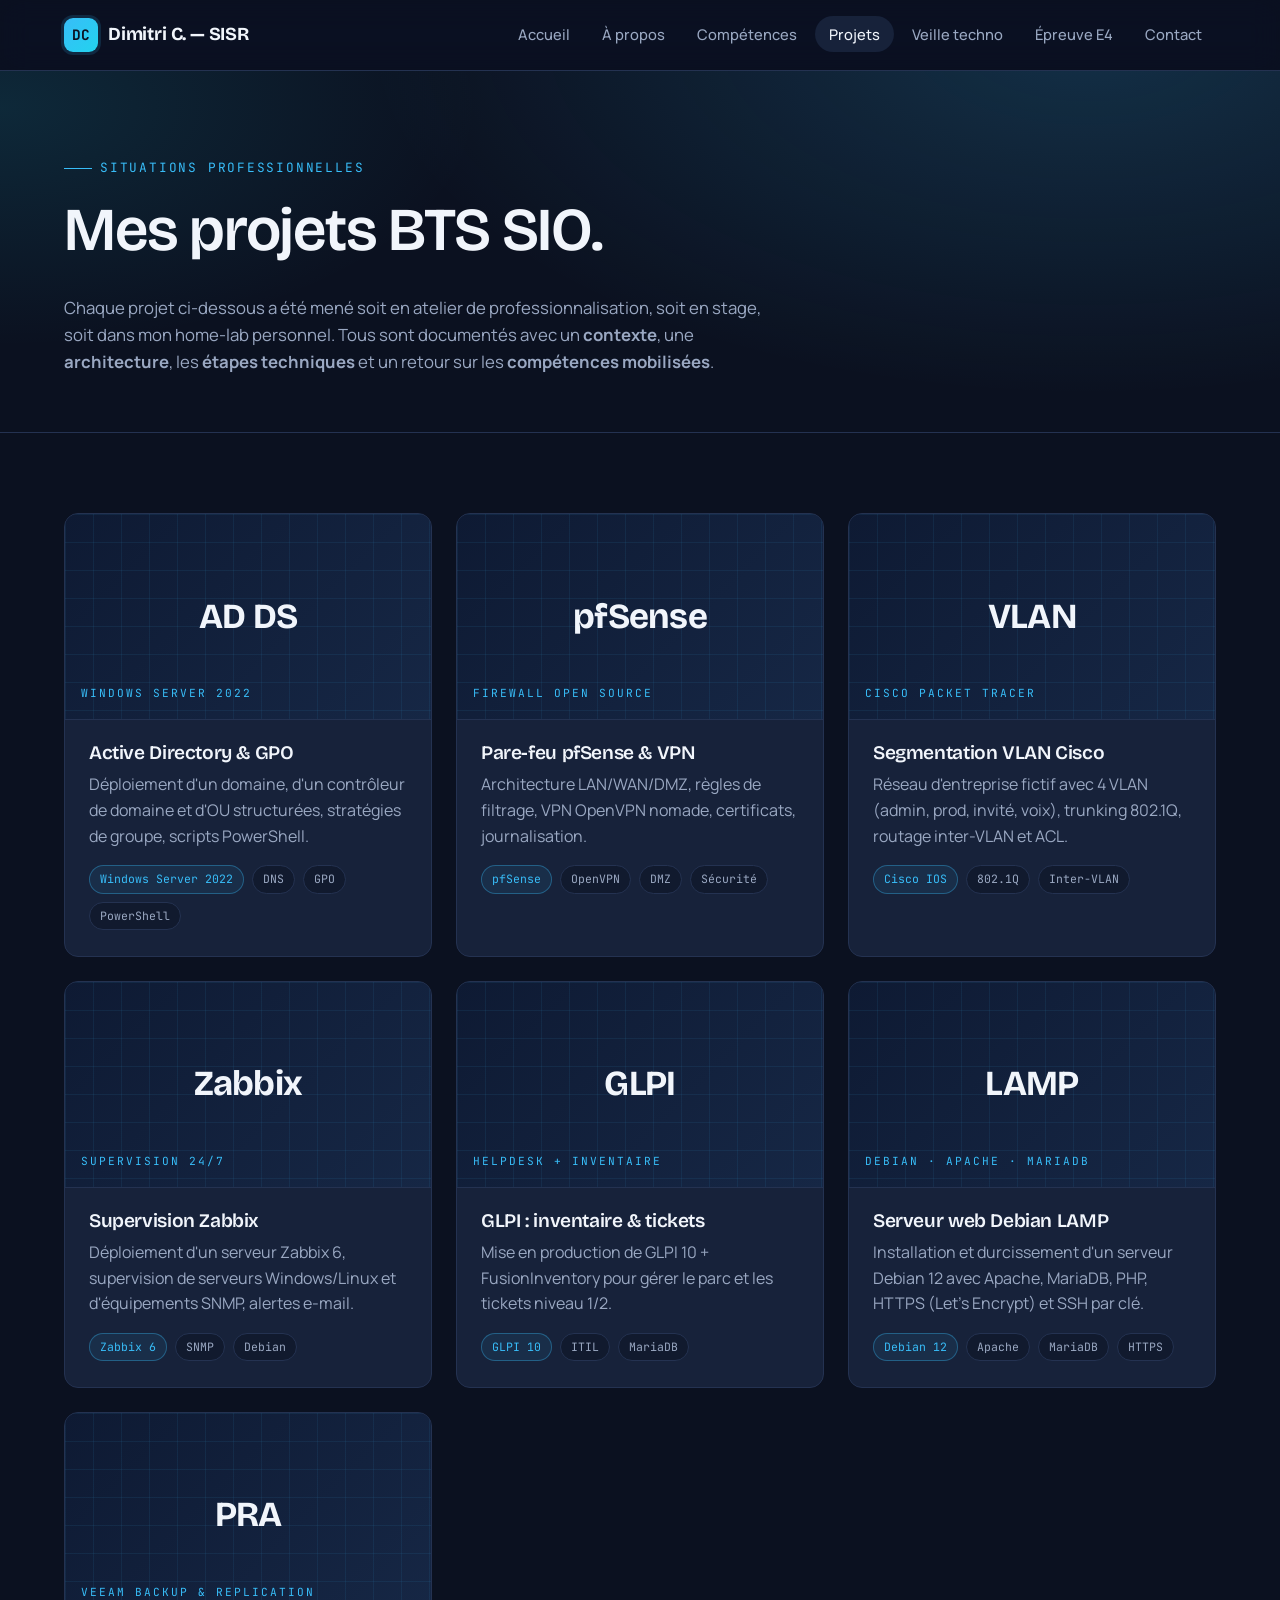
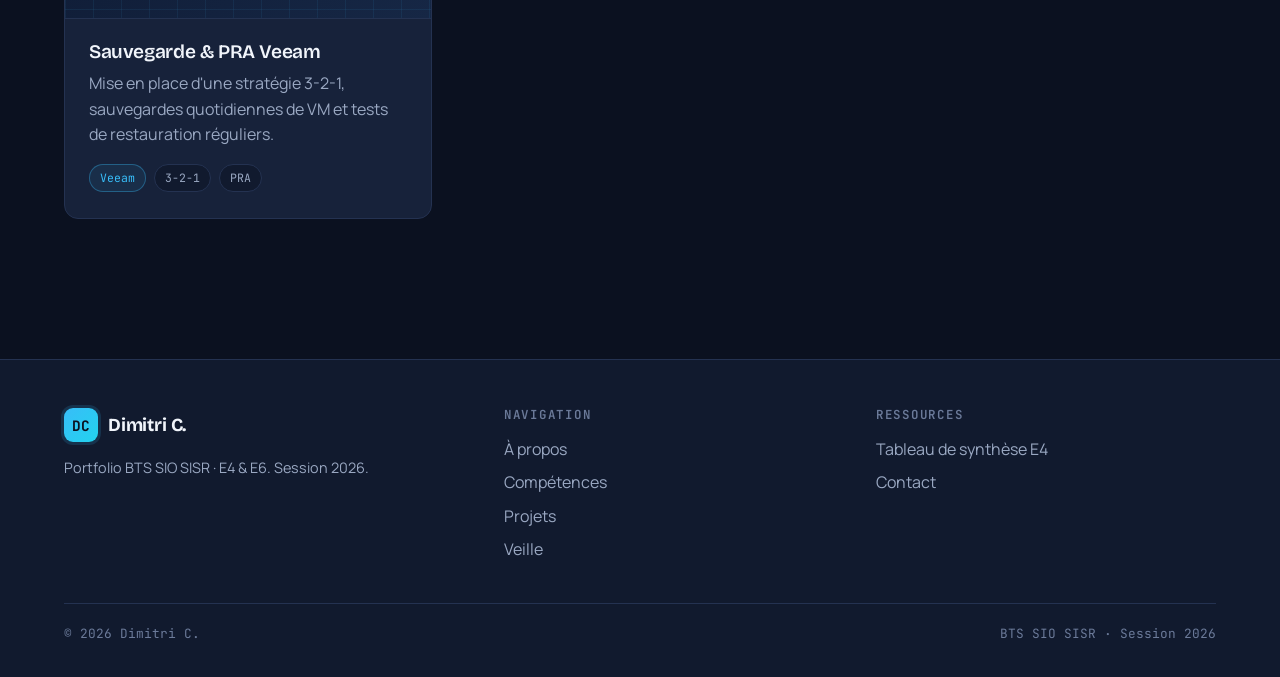
<file: projets.html>
<!doctype html>
<html lang="fr">
<head>
  <meta charset="utf-8" />
  <meta name="viewport" content="width=device-width, initial-scale=1" />
  <title>Projets — Dimitri C. | BTS SIO SISR</title>
  <link rel="icon" href="data:image/svg+xml,%3Csvg xmlns='http://www.w3.org/2000/svg' viewBox='0 0 64 64'%3E%3Crect width='64' height='64' rx='14' fill='%2338BDF8'/%3E%3Ctext x='50%25' y='55%25' text-anchor='middle' font-family='monospace' font-weight='700' font-size='28' fill='%230B1120'%3EDC%3C/text%3E%3C/svg%3E" />
  <link rel="stylesheet" href="css/style.css" />
</head>
<body>

<header class="nav">
  <div class="nav-inner">
    <a href="index.html" class="brand"><span class="brand-mark">DC</span><span>Dimitri C. — SISR</span></a>
    <ul class="nav-links">
      <li><a href="index.html">Accueil</a></li>
      <li><a href="about.html">À propos</a></li>
      <li><a href="competences.html">Compétences</a></li>
      <li><a href="projets.html">Projets</a></li>
      <li><a href="veille.html">Veille techno</a></li>
      <li><a href="e4.html">Épreuve E4</a></li>
      <li><a href="contact.html">Contact</a></li>
    </ul>
    <button class="nav-toggle" aria-label="Menu">
      <svg viewBox="0 0 24 24" fill="none" stroke="currentColor" stroke-width="2" stroke-linecap="round"><line x1="4" y1="7" x2="20" y2="7"/><line x1="4" y1="12" x2="20" y2="12"/><line x1="4" y1="17" x2="20" y2="17"/></svg>
    </button>
  </div>
</header>

<section class="page-hero">
  <div class="container">
    <div class="reveal">
      <div class="eyebrow">Situations professionnelles</div>
      <h1>Mes projets BTS SIO.</h1>
      <p style="max-width: 72ch; font-size: 1.05rem;">Chaque projet ci-dessous a été mené soit en atelier de professionnalisation, soit en stage, soit dans mon home-lab personnel.
      Tous sont documentés avec un <strong>contexte</strong>, une <strong>architecture</strong>, les <strong>étapes techniques</strong> et un retour sur les <strong>compétences mobilisées</strong>.</p>
    </div>
  </div>
</section>

<section class="section">
  <div class="container">

    <div class="grid grid-3 reveal">
      <!-- Projet 1 : AD -->
      <a class="project-card" href="projets/active-directory.html">
        <div class="project-thumb">
          <div class="project-thumb-label">AD&nbsp;DS</div>
          <div class="project-thumb-sub">Windows Server 2022</div>
        </div>
        <div class="project-body">
          <h3>Active Directory &amp; GPO</h3>
          <p class="text-muted">Déploiement d'un domaine, d'un contrôleur de domaine et d'OU structurées, stratégies de groupe, scripts PowerShell.</p>
          <div class="project-tags">
            <span class="tag tag-accent">Windows Server 2022</span>
            <span class="tag">DNS</span>
            <span class="tag">GPO</span>
            <span class="tag">PowerShell</span>
          </div>
        </div>
      </a>

      <!-- Projet 2 : pfSense -->
      <a class="project-card" href="projets/pfsense.html">
        <div class="project-thumb">
          <div class="project-thumb-label">pfSense</div>
          <div class="project-thumb-sub">Firewall open source</div>
        </div>
        <div class="project-body">
          <h3>Pare-feu pfSense &amp; VPN</h3>
          <p class="text-muted">Architecture LAN/WAN/DMZ, règles de filtrage, VPN OpenVPN nomade, certificats, journalisation.</p>
          <div class="project-tags">
            <span class="tag tag-accent">pfSense</span>
            <span class="tag">OpenVPN</span>
            <span class="tag">DMZ</span>
            <span class="tag">Sécurité</span>
          </div>
        </div>
      </a>

      <!-- Projet 3 : VLAN -->
      <a class="project-card" href="projets/vlan-cisco.html">
        <div class="project-thumb">
          <div class="project-thumb-label">VLAN</div>
          <div class="project-thumb-sub">Cisco Packet Tracer</div>
        </div>
        <div class="project-body">
          <h3>Segmentation VLAN Cisco</h3>
          <p class="text-muted">Réseau d'entreprise fictif avec 4 VLAN (admin, prod, invité, voix), trunking 802.1Q, routage inter-VLAN et ACL.</p>
          <div class="project-tags">
            <span class="tag tag-accent">Cisco IOS</span>
            <span class="tag">802.1Q</span>
            <span class="tag">Inter-VLAN</span>
          </div>
        </div>
      </a>

      <!-- Projet 4 : Zabbix -->
      <a class="project-card" href="projets/supervision-zabbix.html">
        <div class="project-thumb">
          <div class="project-thumb-label">Zabbix</div>
          <div class="project-thumb-sub">Supervision 24/7</div>
        </div>
        <div class="project-body">
          <h3>Supervision Zabbix</h3>
          <p class="text-muted">Déploiement d'un serveur Zabbix 6, supervision de serveurs Windows/Linux et d'équipements SNMP, alertes e-mail.</p>
          <div class="project-tags">
            <span class="tag tag-accent">Zabbix 6</span>
            <span class="tag">SNMP</span>
            <span class="tag">Debian</span>
          </div>
        </div>
      </a>

      <!-- Projet 5 : GLPI -->
      <a class="project-card" href="projets/glpi.html">
        <div class="project-thumb">
          <div class="project-thumb-label">GLPI</div>
          <div class="project-thumb-sub">Helpdesk + inventaire</div>
        </div>
        <div class="project-body">
          <h3>GLPI : inventaire &amp; tickets</h3>
          <p class="text-muted">Mise en production de GLPI 10 + FusionInventory pour gérer le parc et les tickets niveau 1/2.</p>
          <div class="project-tags">
            <span class="tag tag-accent">GLPI 10</span>
            <span class="tag">ITIL</span>
            <span class="tag">MariaDB</span>
          </div>
        </div>
      </a>

      <!-- Projet 6 : LAMP -->
      <a class="project-card" href="projets/serveur-linux.html">
        <div class="project-thumb">
          <div class="project-thumb-label">LAMP</div>
          <div class="project-thumb-sub">Debian · Apache · MariaDB</div>
        </div>
        <div class="project-body">
          <h3>Serveur web Debian LAMP</h3>
          <p class="text-muted">Installation et durcissement d'un serveur Debian 12 avec Apache, MariaDB, PHP, HTTPS (Let's Encrypt) et SSH par clé.</p>
          <div class="project-tags">
            <span class="tag tag-accent">Debian 12</span>
            <span class="tag">Apache</span>
            <span class="tag">MariaDB</span>
            <span class="tag">HTTPS</span>
          </div>
        </div>
      </a>

      <!-- Projet 7 : Veeam -->
      <a class="project-card" href="projets/sauvegarde-veeam.html">
        <div class="project-thumb">
          <div class="project-thumb-label">PRA</div>
          <div class="project-thumb-sub">Veeam Backup &amp; Replication</div>
        </div>
        <div class="project-body">
          <h3>Sauvegarde &amp; PRA Veeam</h3>
          <p class="text-muted">Mise en place d'une stratégie 3-2-1, sauvegardes quotidiennes de VM et tests de restauration réguliers.</p>
          <div class="project-tags">
            <span class="tag tag-accent">Veeam</span>
            <span class="tag">3-2-1</span>
            <span class="tag">PRA</span>
          </div>
        </div>
      </a>

    </div>
  </div>
</section>

<footer>
  <div class="container">
    <div class="foot-grid">
      <div>
        <div class="brand" style="margin-bottom: 14px;"><span class="brand-mark">DC</span><span>Dimitri C.</span></div>
        <p class="text-muted" style="font-size: 0.9rem;">Portfolio BTS SIO SISR · E4 & E6. Session 2026.</p>
      </div>
      <div><h4>Navigation</h4><ul>
        <li><a href="about.html">À propos</a></li>
        <li><a href="competences.html">Compétences</a></li>
        <li><a href="projets.html">Projets</a></li>
        <li><a href="veille.html">Veille</a></li>
      </ul></div>
      <div><h4>Ressources</h4><ul>
        <li><a href="e4.html">Tableau de synthèse E4</a></li>
        <li><a href="contact.html">Contact</a></li>
      </ul></div>
    </div>
    <div class="copy"><span>© 2026 Dimitri C.</span><span>BTS SIO SISR · Session 2026</span></div>
  </div>
</footer>
<script src="js/main.js"></script>
</body>
</html>
</file>
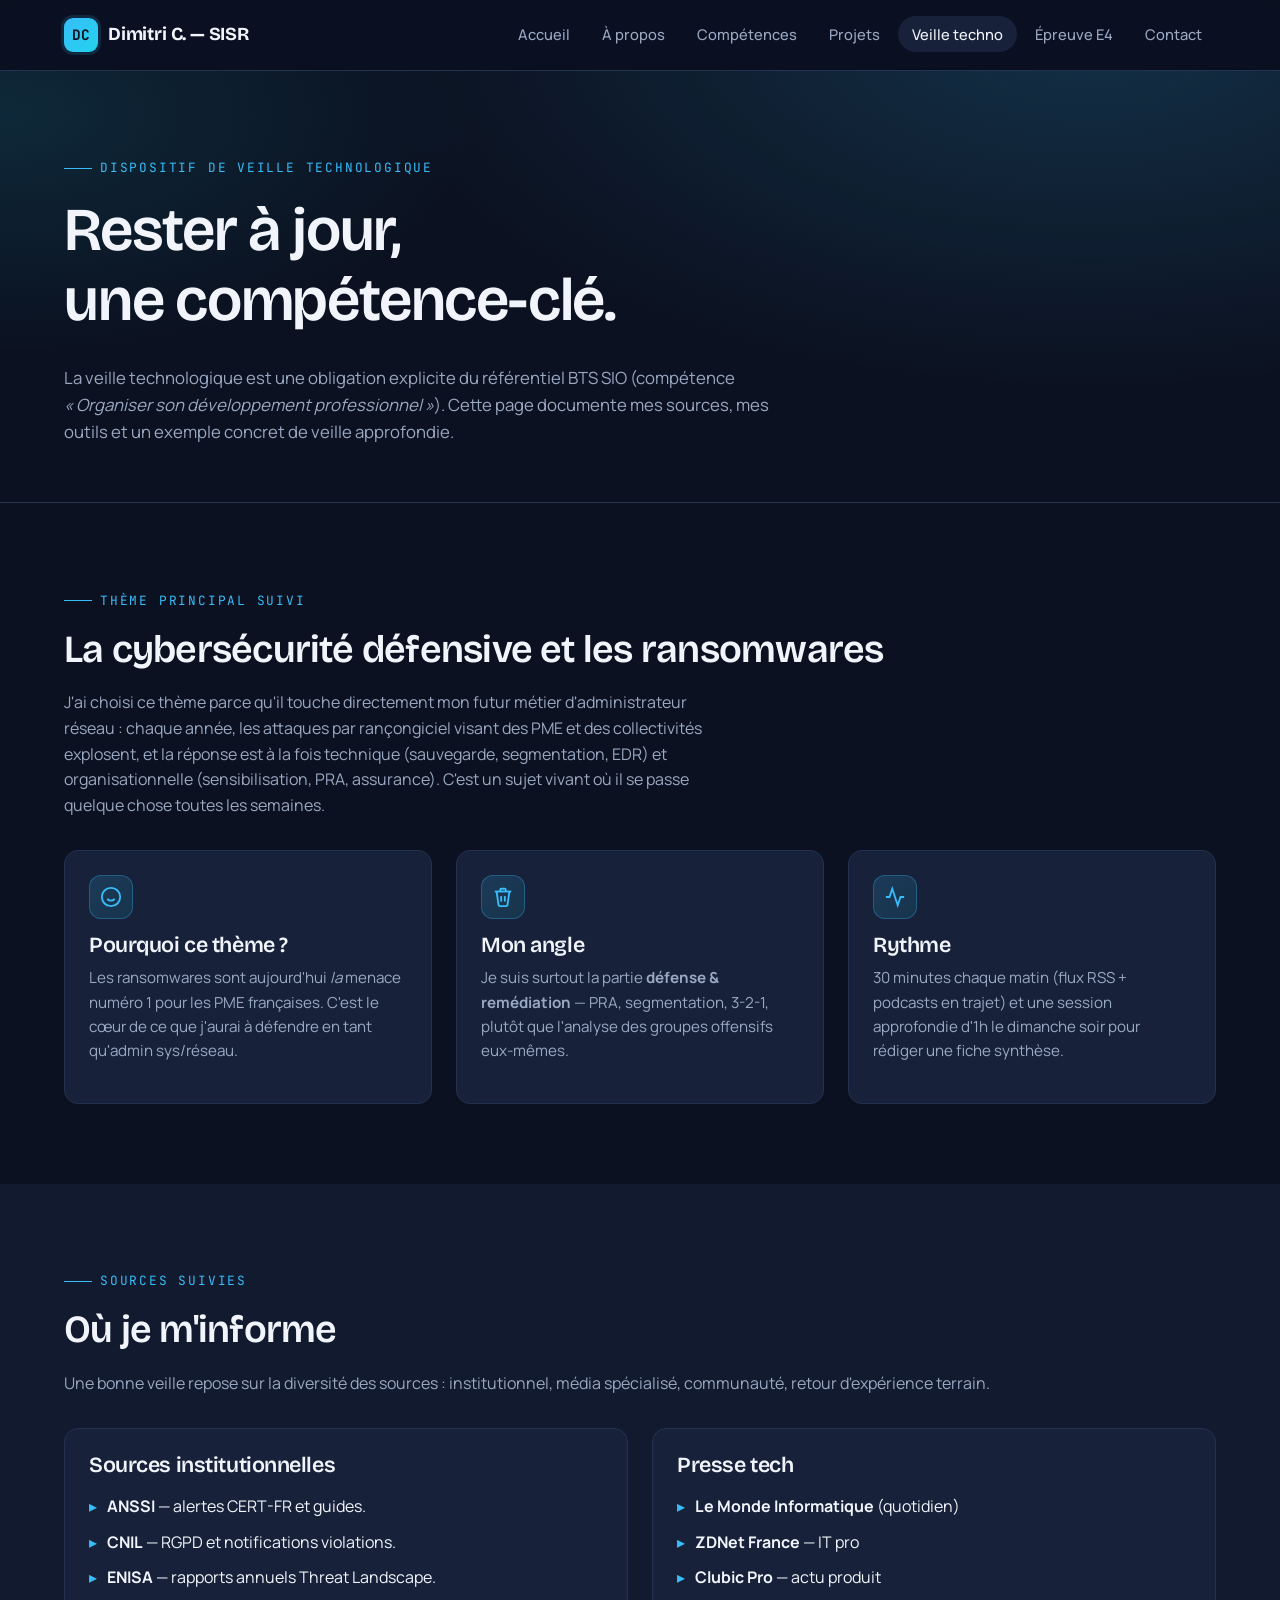
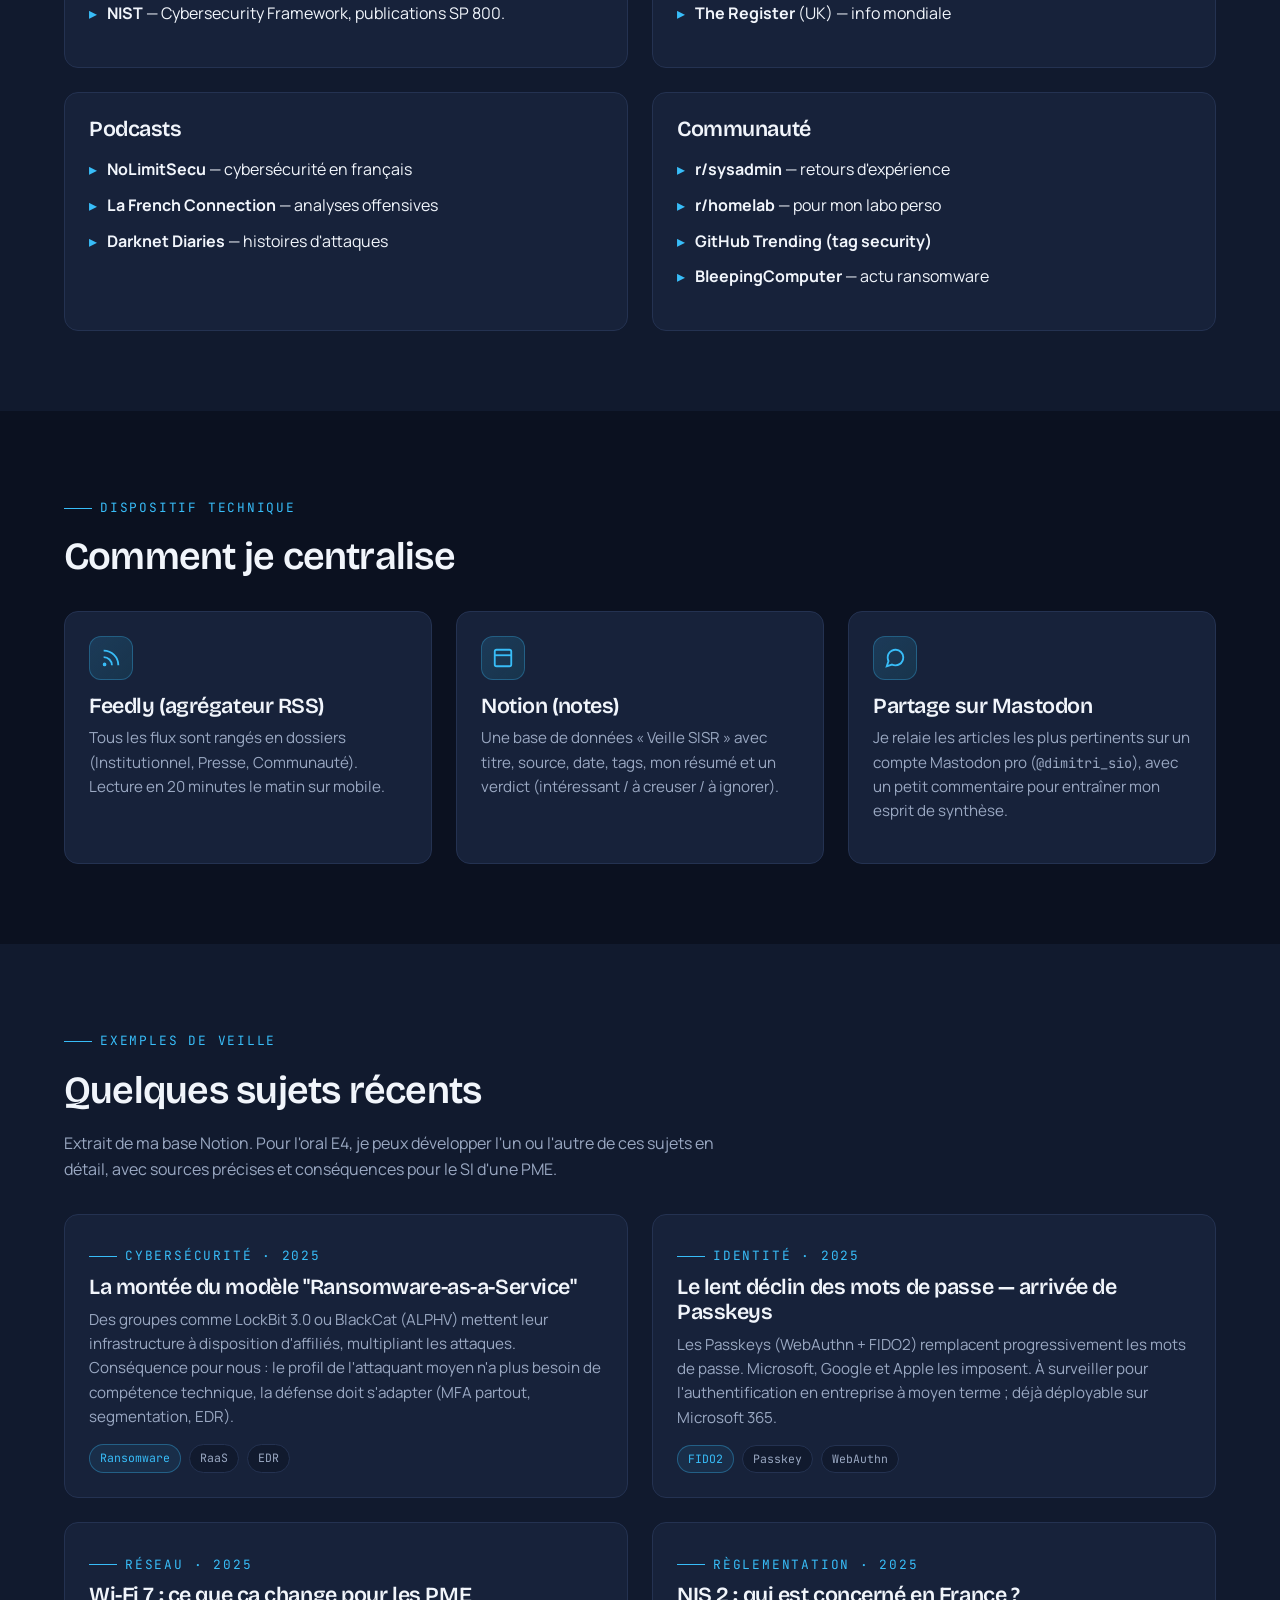
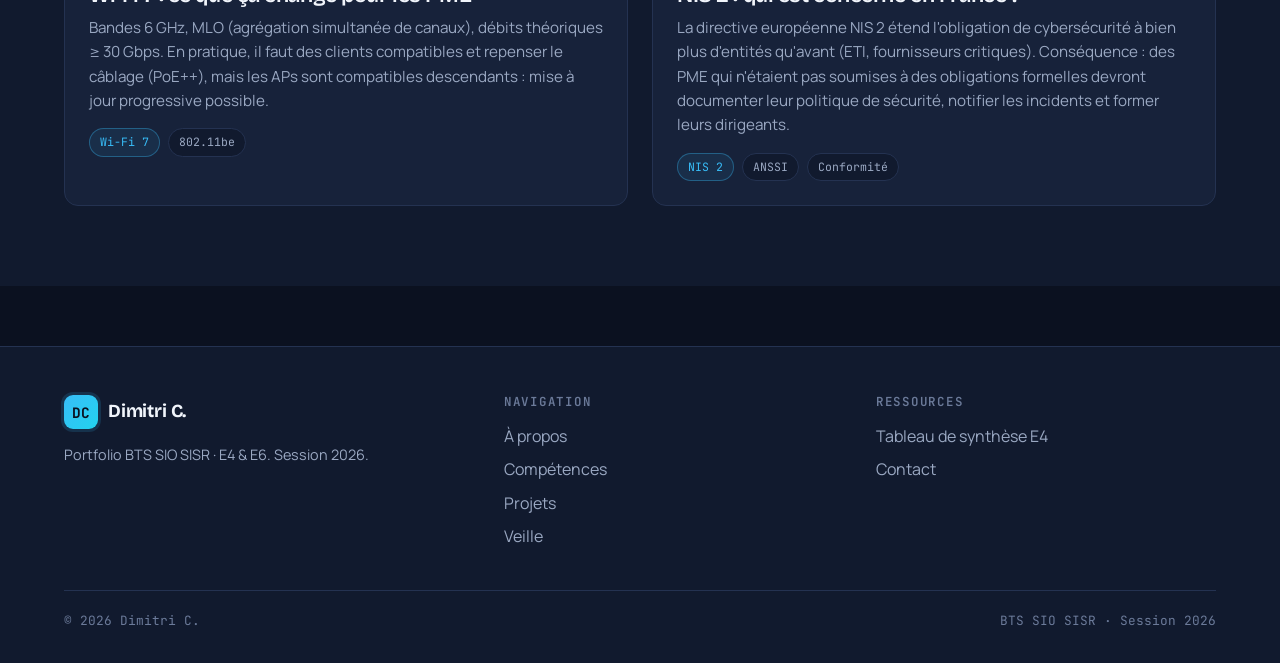
<file: veille.html>
<!doctype html>
<html lang="fr">
<head>
  <meta charset="utf-8" />
  <meta name="viewport" content="width=device-width, initial-scale=1" />
  <title>Veille technologique — Dimitri C. | BTS SIO SISR</title>
  <link rel="icon" href="data:image/svg+xml,%3Csvg xmlns='http://www.w3.org/2000/svg' viewBox='0 0 64 64'%3E%3Crect width='64' height='64' rx='14' fill='%2338BDF8'/%3E%3Ctext x='50%25' y='55%25' text-anchor='middle' font-family='monospace' font-weight='700' font-size='28' fill='%230B1120'%3EDC%3C/text%3E%3C/svg%3E" />
  <link rel="stylesheet" href="css/style.css" />
</head>
<body>

<header class="nav">
  <div class="nav-inner">
    <a href="index.html" class="brand"><span class="brand-mark">DC</span><span>Dimitri C. — SISR</span></a>
    <ul class="nav-links">
      <li><a href="index.html">Accueil</a></li>
      <li><a href="about.html">À propos</a></li>
      <li><a href="competences.html">Compétences</a></li>
      <li><a href="projets.html">Projets</a></li>
      <li><a href="veille.html">Veille techno</a></li>
      <li><a href="e4.html">Épreuve E4</a></li>
      <li><a href="contact.html">Contact</a></li>
    </ul>
    <button class="nav-toggle" aria-label="Menu">
      <svg viewBox="0 0 24 24" fill="none" stroke="currentColor" stroke-width="2" stroke-linecap="round"><line x1="4" y1="7" x2="20" y2="7"/><line x1="4" y1="12" x2="20" y2="12"/><line x1="4" y1="17" x2="20" y2="17"/></svg>
    </button>
  </div>
</header>

<section class="page-hero">
  <div class="container">
    <div class="reveal">
      <div class="eyebrow">Dispositif de veille technologique</div>
      <h1>Rester à jour,<br/>une compétence-clé.</h1>
      <p style="max-width: 72ch; font-size: 1.05rem;">
        La veille technologique est une obligation explicite du référentiel BTS SIO (compétence
        <em>«&nbsp;Organiser son développement professionnel&nbsp;»</em>). Cette page documente mes sources, mes outils et un exemple concret de veille approfondie.
      </p>
    </div>
  </div>
</section>

<!-- THEME VEILLE -->
<section class="section">
  <div class="container">
    <div class="reveal">
      <div class="eyebrow">Thème principal suivi</div>
      <h2>La cybersécurité défensive et les ransomwares</h2>
      <p class="text-muted" style="max-width: 68ch;">
        J'ai choisi ce thème parce qu'il touche directement mon futur métier d'administrateur réseau&nbsp;: chaque année, les attaques par rançongiciel visant des PME et des collectivités explosent, et la réponse est à la fois technique (sauvegarde, segmentation, EDR) et organisationnelle (sensibilisation, PRA, assurance). C'est un sujet vivant où il se passe quelque chose toutes les semaines.
      </p>
    </div>

    <div class="grid grid-3 mt-4">
      <div class="card reveal">
        <div class="card-icon">
          <svg viewBox="0 0 24 24" fill="none" stroke="currentColor" stroke-width="2"><circle cx="12" cy="12" r="10"/><path d="M8 14s1.5 2 4 2 4-2 4-2"/><line x1="9" y1="9" x2="9.01" y2="9"/><line x1="15" y1="9" x2="15.01" y2="9"/></svg>
        </div>
        <h3>Pourquoi ce thème&nbsp;?</h3>
        <p>Les ransomwares sont aujourd'hui <em>la</em> menace numéro 1 pour les PME françaises. C'est le cœur de ce que j'aurai à défendre en tant qu'admin sys/réseau.</p>
      </div>
      <div class="card reveal">
        <div class="card-icon">
          <svg viewBox="0 0 24 24" fill="none" stroke="currentColor" stroke-width="2"><polyline points="3 6 5 6 21 6"/><path d="M19 6l-2 14a2 2 0 0 1-2 2H9a2 2 0 0 1-2-2L5 6"/><path d="M10 11v6"/><path d="M14 11v6"/><path d="M9 6V4a1 1 0 0 1 1-1h4a1 1 0 0 1 1 1v2"/></svg>
        </div>
        <h3>Mon angle</h3>
        <p>Je suis surtout la partie <strong>défense &amp; remédiation</strong> — PRA, segmentation, 3-2-1, plutôt que l'analyse des groupes offensifs eux-mêmes.</p>
      </div>
      <div class="card reveal">
        <div class="card-icon">
          <svg viewBox="0 0 24 24" fill="none" stroke="currentColor" stroke-width="2"><polyline points="22 12 18 12 15 21 9 3 6 12 2 12"/></svg>
        </div>
        <h3>Rythme</h3>
        <p>30 minutes chaque matin (flux RSS + podcasts en trajet) et une session approfondie d'1h le dimanche soir pour rédiger une fiche synthèse.</p>
      </div>
    </div>
  </div>
</section>

<!-- SOURCES -->
<section class="section" style="background: var(--bg-elev);">
  <div class="container">
    <div class="reveal">
      <div class="eyebrow">Sources suivies</div>
      <h2>Où je m'informe</h2>
      <p class="text-muted">Une bonne veille repose sur la diversité des sources&nbsp;: institutionnel, média spécialisé, communauté, retour d'expérience terrain.</p>
    </div>

    <div class="grid grid-2 mt-4">
      <div class="card reveal">
        <h3>Sources institutionnelles</h3>
        <ul style="list-style: none; padding: 0; display: grid; gap: 10px;">
          <li style="padding-left: 18px; position: relative;"><span style="position:absolute; left:0; color: var(--accent);">▸</span> <strong>ANSSI</strong> — alertes CERT-FR et guides.</li>
          <li style="padding-left: 18px; position: relative;"><span style="position:absolute; left:0; color: var(--accent);">▸</span> <strong>CNIL</strong> — RGPD et notifications violations.</li>
          <li style="padding-left: 18px; position: relative;"><span style="position:absolute; left:0; color: var(--accent);">▸</span> <strong>ENISA</strong> — rapports annuels Threat Landscape.</li>
          <li style="padding-left: 18px; position: relative;"><span style="position:absolute; left:0; color: var(--accent);">▸</span> <strong>NIST</strong> — Cybersecurity Framework, publications SP 800.</li>
        </ul>
      </div>

      <div class="card reveal">
        <h3>Presse tech</h3>
        <ul style="list-style: none; padding: 0; display: grid; gap: 10px;">
          <li style="padding-left: 18px; position: relative;"><span style="position:absolute; left:0; color: var(--accent);">▸</span> <strong>Le Monde Informatique</strong> (quotidien)</li>
          <li style="padding-left: 18px; position: relative;"><span style="position:absolute; left:0; color: var(--accent);">▸</span> <strong>ZDNet France</strong> — IT pro</li>
          <li style="padding-left: 18px; position: relative;"><span style="position:absolute; left:0; color: var(--accent);">▸</span> <strong>Clubic Pro</strong> — actu produit</li>
          <li style="padding-left: 18px; position: relative;"><span style="position:absolute; left:0; color: var(--accent);">▸</span> <strong>The Register</strong> (UK) — info mondiale</li>
        </ul>
      </div>

      <div class="card reveal">
        <h3>Podcasts</h3>
        <ul style="list-style: none; padding: 0; display: grid; gap: 10px;">
          <li style="padding-left: 18px; position: relative;"><span style="position:absolute; left:0; color: var(--accent);">▸</span> <strong>NoLimitSecu</strong> — cybersécurité en français</li>
          <li style="padding-left: 18px; position: relative;"><span style="position:absolute; left:0; color: var(--accent);">▸</span> <strong>La French Connection</strong> — analyses offensives</li>
          <li style="padding-left: 18px; position: relative;"><span style="position:absolute; left:0; color: var(--accent);">▸</span> <strong>Darknet Diaries</strong> — histoires d'attaques</li>
        </ul>
      </div>

      <div class="card reveal">
        <h3>Communauté</h3>
        <ul style="list-style: none; padding: 0; display: grid; gap: 10px;">
          <li style="padding-left: 18px; position: relative;"><span style="position:absolute; left:0; color: var(--accent);">▸</span> <strong>r/sysadmin</strong> — retours d'expérience</li>
          <li style="padding-left: 18px; position: relative;"><span style="position:absolute; left:0; color: var(--accent);">▸</span> <strong>r/homelab</strong> — pour mon labo perso</li>
          <li style="padding-left: 18px; position: relative;"><span style="position:absolute; left:0; color: var(--accent);">▸</span> <strong>GitHub Trending (tag security)</strong></li>
          <li style="padding-left: 18px; position: relative;"><span style="position:absolute; left:0; color: var(--accent);">▸</span> <strong>BleepingComputer</strong> — actu ransomware</li>
        </ul>
      </div>
    </div>
  </div>
</section>

<!-- OUTILS -->
<section class="section">
  <div class="container">
    <div class="reveal">
      <div class="eyebrow">Dispositif technique</div>
      <h2>Comment je centralise</h2>
    </div>

    <div class="grid grid-3 mt-4">
      <div class="card reveal">
        <div class="card-icon">
          <svg viewBox="0 0 24 24" fill="none" stroke="currentColor" stroke-width="2"><path d="M4 11a9 9 0 0 1 9 9"/><path d="M4 4a16 16 0 0 1 16 16"/><circle cx="5" cy="19" r="1"/></svg>
        </div>
        <h3>Feedly (agrégateur RSS)</h3>
        <p>Tous les flux sont rangés en dossiers (Institutionnel, Presse, Communauté). Lecture en 20 minutes le matin sur mobile.</p>
      </div>
      <div class="card reveal">
        <div class="card-icon">
          <svg viewBox="0 0 24 24" fill="none" stroke="currentColor" stroke-width="2"><rect x="3" y="3" width="18" height="18" rx="2"/><line x1="3" y1="9" x2="21" y2="9"/></svg>
        </div>
        <h3>Notion (notes)</h3>
        <p>Une base de données «&nbsp;Veille SISR&nbsp;» avec titre, source, date, tags, mon résumé et un verdict (intéressant / à creuser / à ignorer).</p>
      </div>
      <div class="card reveal">
        <div class="card-icon">
          <svg viewBox="0 0 24 24" fill="none" stroke="currentColor" stroke-width="2"><path d="M21 11.5a8.38 8.38 0 0 1-.9 3.8 8.5 8.5 0 0 1-7.6 4.7 8.38 8.38 0 0 1-3.8-.9L3 21l1.9-5.7a8.38 8.38 0 0 1-.9-3.8 8.5 8.5 0 0 1 4.7-7.6 8.38 8.38 0 0 1 3.8-.9h.5a8.48 8.48 0 0 1 8 8v.5z"/></svg>
        </div>
        <h3>Partage sur Mastodon</h3>
        <p>Je relaie les articles les plus pertinents sur un compte Mastodon pro (<code>@dimitri_sio</code>), avec un petit commentaire pour entraîner mon esprit de synthèse.</p>
      </div>
    </div>
  </div>
</section>

<!-- ARTICLES TRAITES -->
<section class="section" style="background: var(--bg-elev);">
  <div class="container">
    <div class="reveal">
      <div class="eyebrow">Exemples de veille</div>
      <h2>Quelques sujets récents</h2>
      <p class="text-muted" style="max-width: 68ch;">Extrait de ma base Notion. Pour l'oral E4, je peux développer l'un ou l'autre de ces sujets en détail, avec sources précises et conséquences pour le SI d'une PME.</p>
    </div>

    <div class="grid grid-2 mt-4">
      <div class="card reveal">
        <div class="eyebrow" style="margin-bottom: 8px;">Cybersécurité · 2025</div>
        <h3>La montée du modèle "Ransomware-as-a-Service"</h3>
        <p class="text-muted">Des groupes comme LockBit 3.0 ou BlackCat (ALPHV) mettent leur infrastructure à disposition d'affiliés, multipliant les attaques. Conséquence pour nous&nbsp;: le profil de l'attaquant moyen n'a plus besoin de compétence technique, la défense doit s'adapter (MFA partout, segmentation, EDR).</p>
        <div class="project-tags"><span class="tag tag-accent">Ransomware</span><span class="tag">RaaS</span><span class="tag">EDR</span></div>
      </div>

      <div class="card reveal">
        <div class="eyebrow" style="margin-bottom: 8px;">Identité · 2025</div>
        <h3>Le lent déclin des mots de passe — arrivée de Passkeys</h3>
        <p class="text-muted">Les Passkeys (WebAuthn + FIDO2) remplacent progressivement les mots de passe. Microsoft, Google et Apple les imposent. À surveiller pour l'authentification en entreprise à moyen terme&nbsp;; déjà déployable sur Microsoft 365.</p>
        <div class="project-tags"><span class="tag tag-accent">FIDO2</span><span class="tag">Passkey</span><span class="tag">WebAuthn</span></div>
      </div>

      <div class="card reveal">
        <div class="eyebrow" style="margin-bottom: 8px;">Réseau · 2025</div>
        <h3>Wi-Fi 7 : ce que ça change pour les PME</h3>
        <p class="text-muted">Bandes 6 GHz, MLO (agrégation simultanée de canaux), débits théoriques ≥ 30 Gbps. En pratique, il faut des clients compatibles et repenser le câblage (PoE++), mais les APs sont compatibles descendants&nbsp;: mise à jour progressive possible.</p>
        <div class="project-tags"><span class="tag tag-accent">Wi-Fi 7</span><span class="tag">802.11be</span></div>
      </div>

      <div class="card reveal">
        <div class="eyebrow" style="margin-bottom: 8px;">Règlementation · 2025</div>
        <h3>NIS 2 : qui est concerné en France&nbsp;?</h3>
        <p class="text-muted">La directive européenne NIS 2 étend l'obligation de cybersécurité à bien plus d'entités qu'avant (ETI, fournisseurs critiques). Conséquence&nbsp;: des PME qui n'étaient pas soumises à des obligations formelles devront documenter leur politique de sécurité, notifier les incidents et former leurs dirigeants.</p>
        <div class="project-tags"><span class="tag tag-accent">NIS 2</span><span class="tag">ANSSI</span><span class="tag">Conformité</span></div>
      </div>
    </div>
  </div>
</section>

<footer>
  <div class="container">
    <div class="foot-grid">
      <div>
        <div class="brand" style="margin-bottom: 14px;"><span class="brand-mark">DC</span><span>Dimitri C.</span></div>
        <p class="text-muted" style="font-size: 0.9rem;">Portfolio BTS SIO SISR · E4 & E6. Session 2026.</p>
      </div>
      <div><h4>Navigation</h4><ul>
        <li><a href="about.html">À propos</a></li>
        <li><a href="competences.html">Compétences</a></li>
        <li><a href="projets.html">Projets</a></li>
        <li><a href="veille.html">Veille</a></li>
      </ul></div>
      <div><h4>Ressources</h4><ul>
        <li><a href="e4.html">Tableau de synthèse E4</a></li>
        <li><a href="contact.html">Contact</a></li>
      </ul></div>
    </div>
    <div class="copy"><span>© 2026 Dimitri C.</span><span>BTS SIO SISR · Session 2026</span></div>
  </div>
</footer>
<script src="js/main.js"></script>
</body>
</html>
</file>
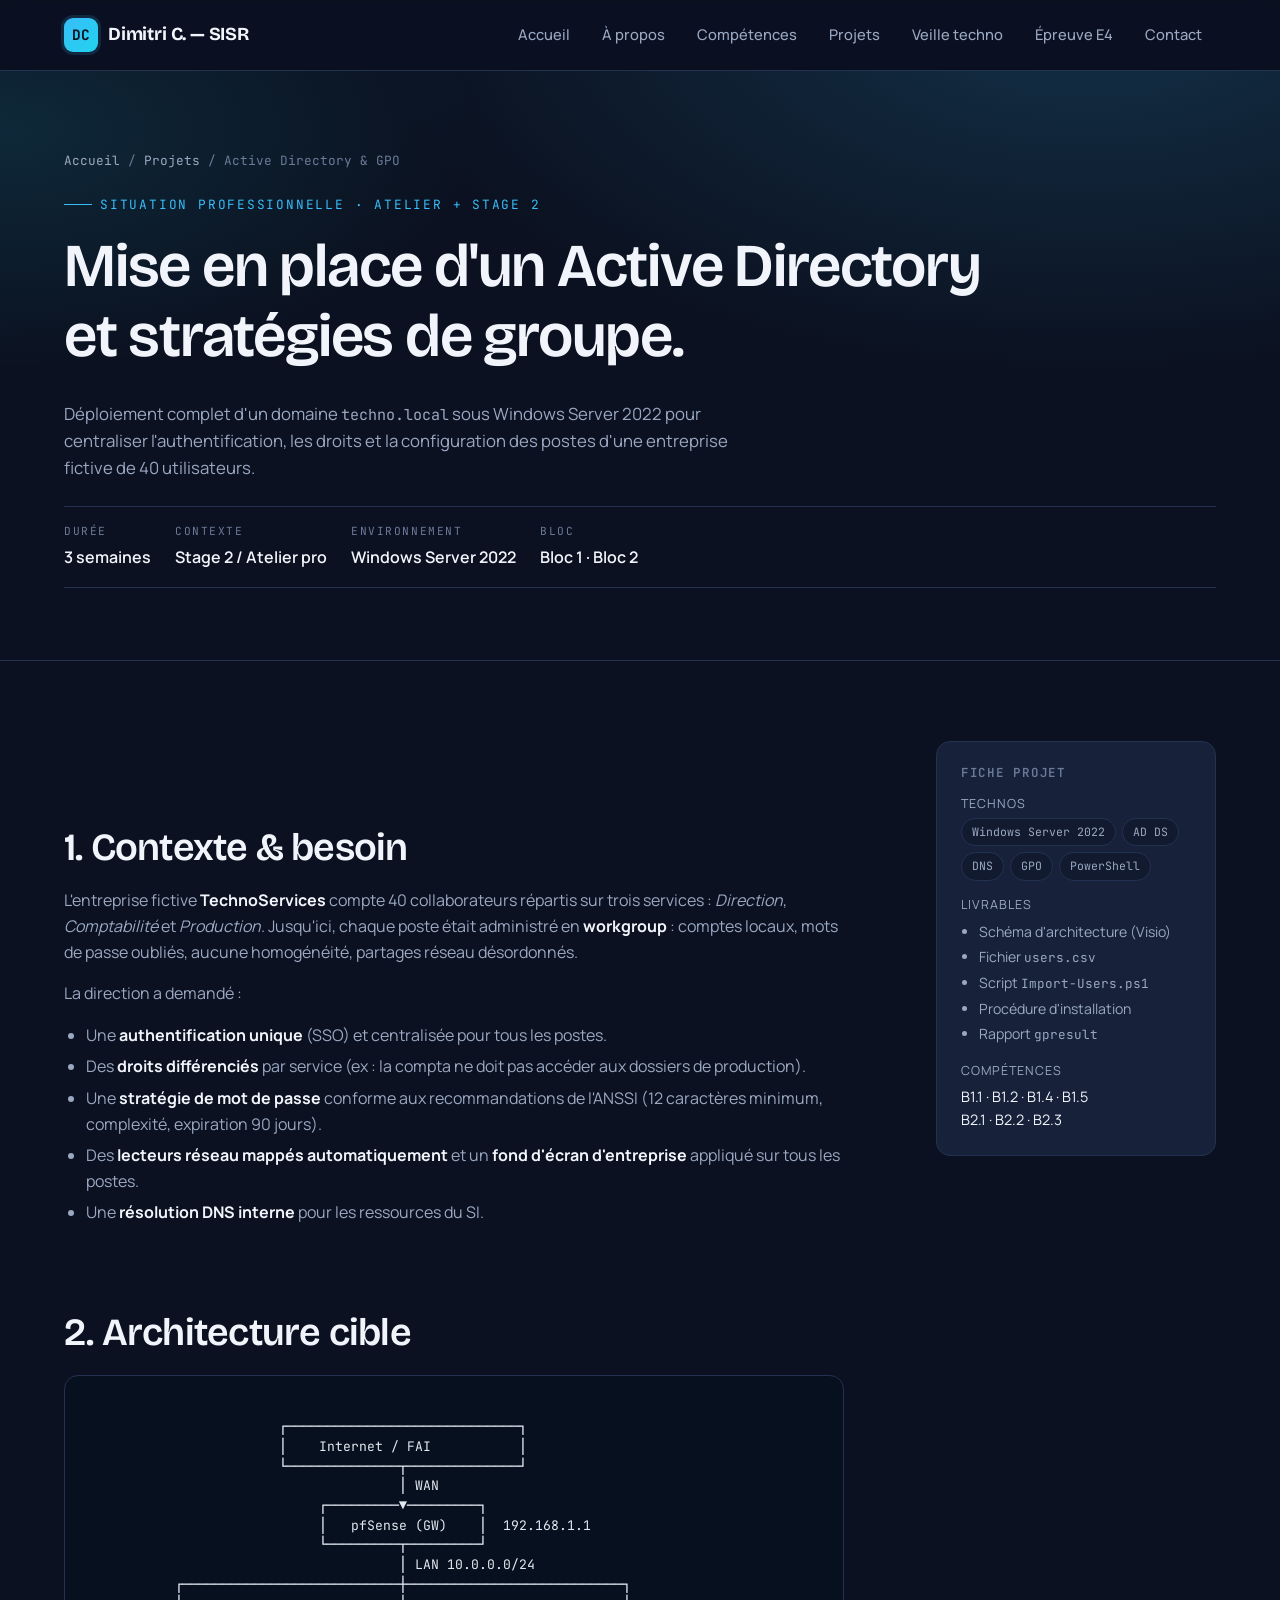
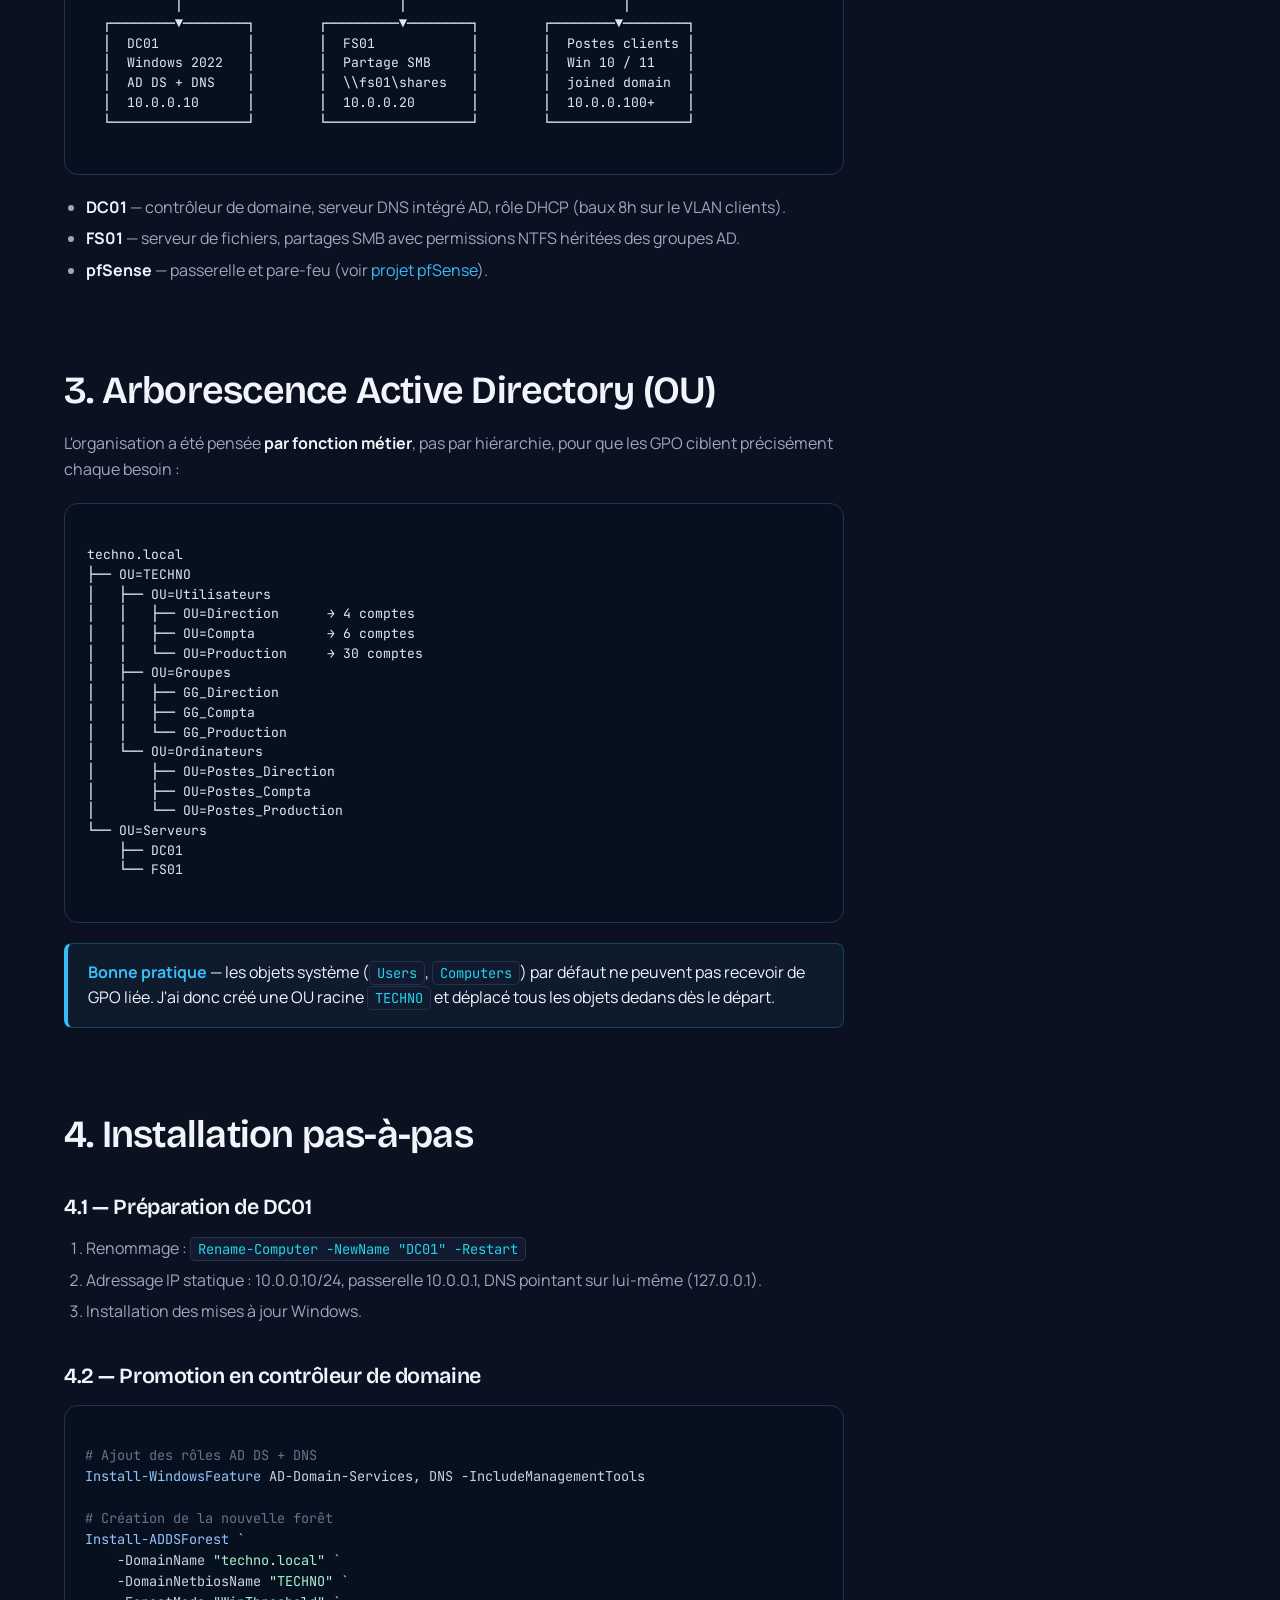
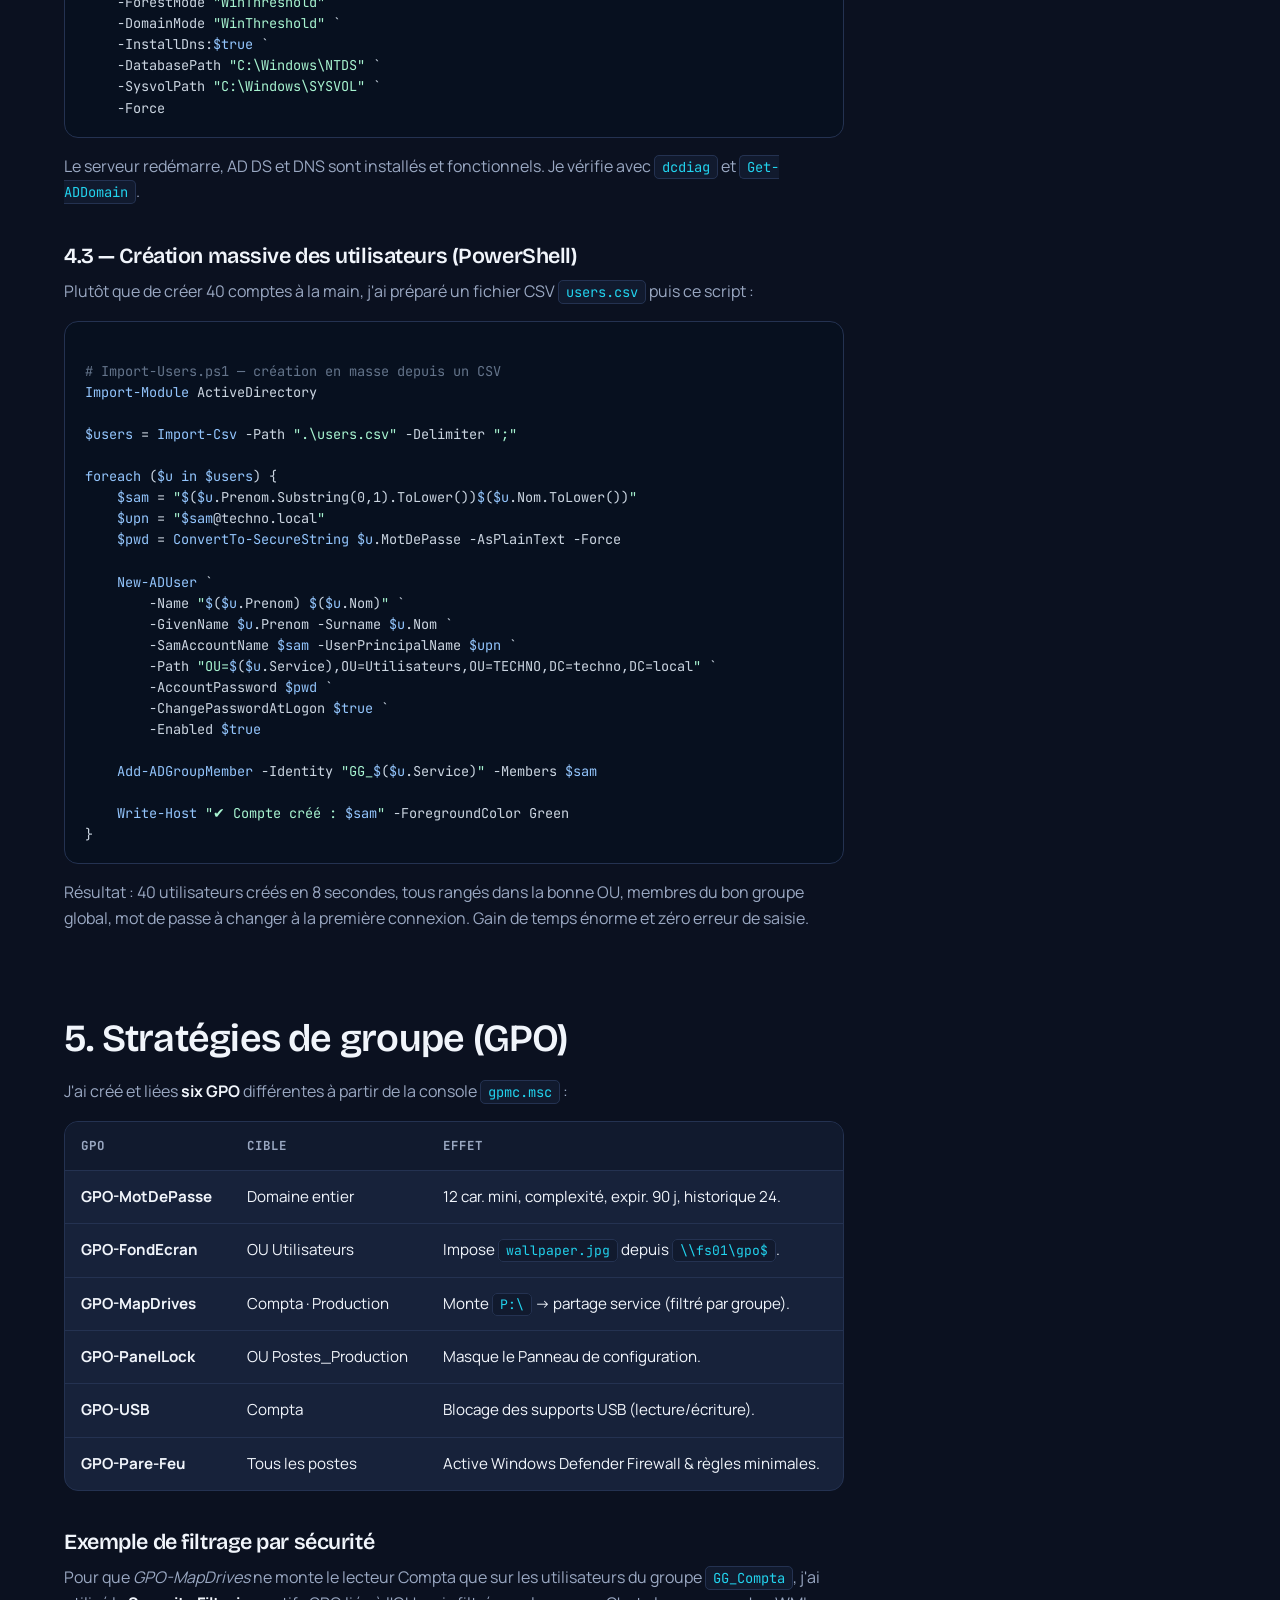
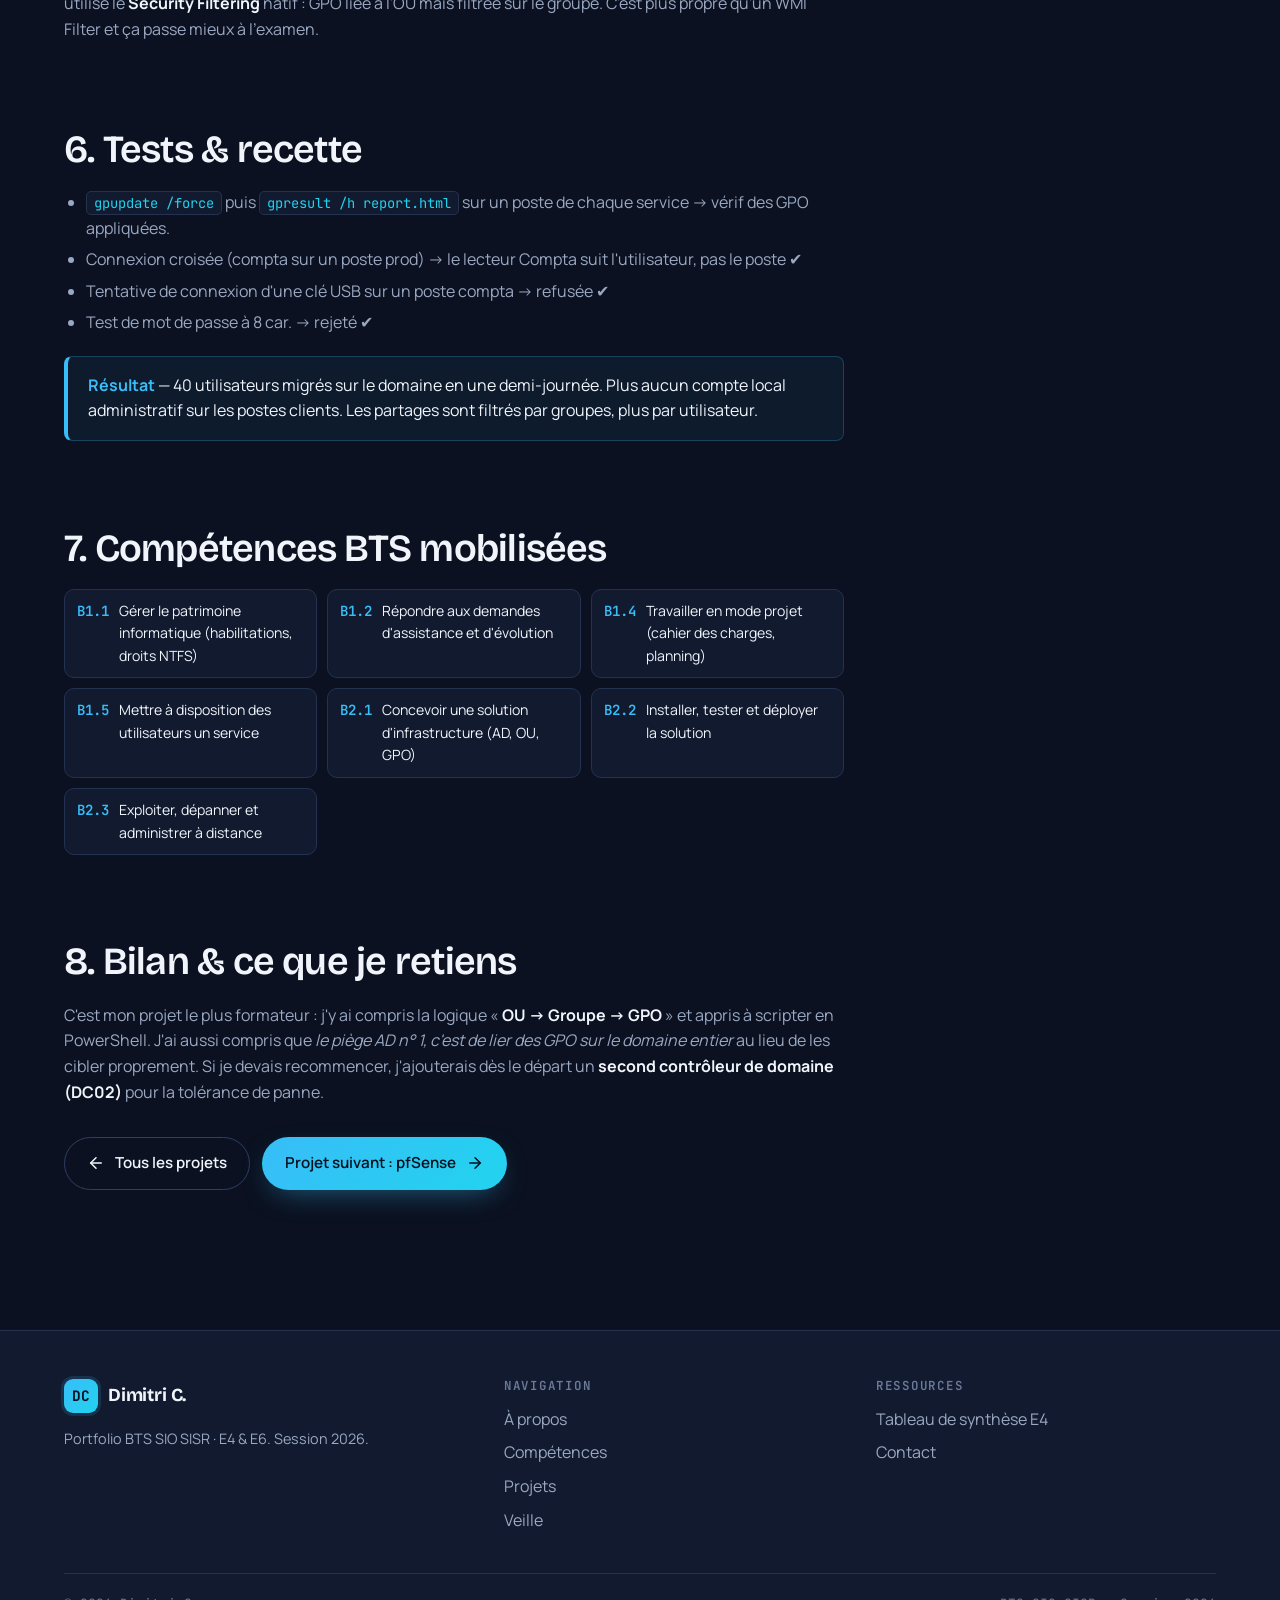
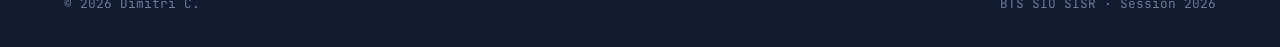
<file: projets/active-directory.html>
<!doctype html>
<html lang="fr">
<head>
  <meta charset="utf-8" />
  <meta name="viewport" content="width=device-width, initial-scale=1" />
  <title>Active Directory & GPO — Dimitri C. | BTS SIO SISR</title>
  <link rel="icon" href="data:image/svg+xml,%3Csvg xmlns='http://www.w3.org/2000/svg' viewBox='0 0 64 64'%3E%3Crect width='64' height='64' rx='14' fill='%2338BDF8'/%3E%3Ctext x='50%25' y='55%25' text-anchor='middle' font-family='monospace' font-weight='700' font-size='28' fill='%230B1120'%3EDC%3C/text%3E%3C/svg%3E" />
  <link rel="stylesheet" href="../css/style.css" />
</head>
<body>

<header class="nav">
  <div class="nav-inner">
    <a href="../index.html" class="brand"><span class="brand-mark">DC</span><span>Dimitri C. — SISR</span></a>
    <ul class="nav-links">
      <li><a href="../index.html">Accueil</a></li>
      <li><a href="../about.html">À propos</a></li>
      <li><a href="../competences.html">Compétences</a></li>
      <li><a href="../projets.html">Projets</a></li>
      <li><a href="../veille.html">Veille techno</a></li>
      <li><a href="../e4.html">Épreuve E4</a></li>
      <li><a href="../contact.html">Contact</a></li>
    </ul>
    <button class="nav-toggle" aria-label="Menu">
      <svg viewBox="0 0 24 24" fill="none" stroke="currentColor" stroke-width="2" stroke-linecap="round"><line x1="4" y1="7" x2="20" y2="7"/><line x1="4" y1="12" x2="20" y2="12"/><line x1="4" y1="17" x2="20" y2="17"/></svg>
    </button>
  </div>
</header>

<section class="page-hero">
  <div class="container">
    <div class="reveal">
      <div class="breadcrumb">
        <a href="../index.html">Accueil</a> <span>/</span>
        <a href="../projets.html">Projets</a> <span>/</span>
        <span>Active Directory &amp; GPO</span>
      </div>
      <div class="eyebrow">Situation professionnelle · Atelier + Stage 2</div>
      <h1>Mise en place d'un Active Directory<br/>et stratégies de groupe.</h1>
      <p style="max-width: 70ch; font-size: 1.05rem;">
        Déploiement complet d'un domaine <code>techno.local</code> sous Windows Server 2022 pour centraliser l'authentification, les droits et la configuration des postes d'une entreprise fictive de 40 utilisateurs.
      </p>

      <div class="meta-row">
        <div class="meta"><span class="meta-label">Durée</span><span class="meta-value">3 semaines</span></div>
        <div class="meta"><span class="meta-label">Contexte</span><span class="meta-value">Stage 2 / Atelier pro</span></div>
        <div class="meta"><span class="meta-label">Environnement</span><span class="meta-value">Windows Server 2022</span></div>
        <div class="meta"><span class="meta-label">Bloc</span><span class="meta-value">Bloc 1 · Bloc 2</span></div>
      </div>
    </div>
  </div>
</section>

<section class="section">
  <div class="container">
    <div class="grid" style="grid-template-columns: minmax(0,1fr) 280px; gap: 48px; align-items: start;">
      <!-- CONTENT -->
      <article class="prose reveal">

        <h2>1. Contexte &amp; besoin</h2>
        <p>L'entreprise fictive <strong>TechnoServices</strong> compte 40 collaborateurs répartis sur trois services&nbsp;: <em>Direction</em>, <em>Comptabilité</em> et <em>Production</em>. Jusqu'ici, chaque poste était administré en <strong>workgroup</strong>&nbsp;: comptes locaux, mots de passe oubliés, aucune homogénéité, partages réseau désordonnés.</p>

        <p>La direction a demandé&nbsp;:</p>
        <ul>
          <li>Une <strong>authentification unique</strong> (SSO) et centralisée pour tous les postes.</li>
          <li>Des <strong>droits différenciés</strong> par service (ex&nbsp;: la compta ne doit pas accéder aux dossiers de production).</li>
          <li>Une <strong>stratégie de mot de passe</strong> conforme aux recommandations de l'ANSSI (12 caractères minimum, complexité, expiration 90 jours).</li>
          <li>Des <strong>lecteurs réseau mappés automatiquement</strong> et un <strong>fond d'écran d'entreprise</strong> appliqué sur tous les postes.</li>
          <li>Une <strong>résolution DNS interne</strong> pour les ressources du SI.</li>
        </ul>

        <h2>2. Architecture cible</h2>

        <div class="ascii-schema">
                        ┌─────────────────────────────┐
                        │    Internet / FAI           │
                        └──────────────┬──────────────┘
                                       │ WAN
                             ┌─────────▼─────────┐
                             │   pfSense (GW)    │  192.168.1.1
                             └─────────┬─────────┘
                                       │ LAN 10.0.0.0/24
           ┌───────────────────────────┼───────────────────────────┐
           │                           │                           │
  ┌────────▼────────┐        ┌─────────▼────────┐        ┌────────▼────────┐
  │  DC01           │        │  FS01            │        │  Postes clients │
  │  Windows 2022   │        │  Partage SMB     │        │  Win 10 / 11    │
  │  AD DS + DNS    │        │  \\fs01\shares   │        │  joined domain  │
  │  10.0.0.10      │        │  10.0.0.20       │        │  10.0.0.100+    │
  └─────────────────┘        └──────────────────┘        └─────────────────┘
        </div>

        <ul>
          <li><strong>DC01</strong> — contrôleur de domaine, serveur DNS intégré AD, rôle DHCP (baux 8h sur le VLAN clients).</li>
          <li><strong>FS01</strong> — serveur de fichiers, partages SMB avec permissions NTFS héritées des groupes AD.</li>
          <li><strong>pfSense</strong> — passerelle et pare-feu (voir <a href="pfsense.html">projet pfSense</a>).</li>
        </ul>

        <h2>3. Arborescence Active Directory (OU)</h2>

        <p>L'organisation a été pensée <strong>par fonction métier</strong>, pas par hiérarchie, pour que les GPO ciblent précisément chaque besoin&nbsp;:</p>

        <div class="ascii-schema">
techno.local
├── OU=TECHNO
│   ├── OU=Utilisateurs
│   │   ├── OU=Direction      → 4 comptes
│   │   ├── OU=Compta         → 6 comptes
│   │   └── OU=Production     → 30 comptes
│   ├── OU=Groupes
│   │   ├── GG_Direction
│   │   ├── GG_Compta
│   │   └── GG_Production
│   └── OU=Ordinateurs
│       ├── OU=Postes_Direction
│       ├── OU=Postes_Compta
│       └── OU=Postes_Production
└── OU=Serveurs
    ├── DC01
    └── FS01
        </div>

        <div class="note-box">
          <strong>Bonne pratique</strong> — les objets système (<code>Users</code>, <code>Computers</code>) par défaut ne peuvent pas recevoir de GPO liée. J'ai donc créé une OU racine <code>TECHNO</code> et déplacé tous les objets dedans dès le départ.
        </div>

        <h2>4. Installation pas-à-pas</h2>

        <h3>4.1 — Préparation de DC01</h3>
        <ol>
          <li>Renommage&nbsp;: <code>Rename-Computer -NewName "DC01" -Restart</code></li>
          <li>Adressage IP statique&nbsp;: 10.0.0.10/24, passerelle 10.0.0.1, DNS pointant sur lui-même (127.0.0.1).</li>
          <li>Installation des mises à jour Windows.</li>
        </ol>

        <h3>4.2 — Promotion en contrôleur de domaine</h3>

<div class="code-block">
<span class="c"># Ajout des rôles AD DS + DNS</span>
<span class="k">Install-WindowsFeature</span> AD-Domain-Services, DNS -IncludeManagementTools

<span class="c"># Création de la nouvelle forêt</span>
<span class="k">Install-ADDSForest</span> <span>`</span>
    -DomainName <span class="s">"techno.local"</span> <span>`</span>
    -DomainNetbiosName <span class="s">"TECHNO"</span> <span>`</span>
    -ForestMode <span class="s">"WinThreshold"</span> <span>`</span>
    -DomainMode <span class="s">"WinThreshold"</span> <span>`</span>
    -InstallDns:<span class="k">$true</span> <span>`</span>
    -DatabasePath <span class="s">"C:\Windows\NTDS"</span> <span>`</span>
    -SysvolPath <span class="s">"C:\Windows\SYSVOL"</span> <span>`</span>
    -Force
</div>

        <p>Le serveur redémarre, AD DS et DNS sont installés et fonctionnels. Je vérifie avec <code>dcdiag</code> et <code>Get-ADDomain</code>.</p>

        <h3>4.3 — Création massive des utilisateurs (PowerShell)</h3>

        <p>Plutôt que de créer 40 comptes à la main, j'ai préparé un fichier CSV <code>users.csv</code> puis ce script&nbsp;:</p>

<div class="code-block">
<span class="c"># Import-Users.ps1 — création en masse depuis un CSV</span>
<span class="k">Import-Module</span> ActiveDirectory

<span class="k">$users</span> = <span class="k">Import-Csv</span> -Path <span class="s">".\users.csv"</span> -Delimiter <span class="s">";"</span>

<span class="k">foreach</span> (<span class="k">$u</span> <span class="k">in</span> <span class="k">$users</span>) {
    <span class="k">$sam</span> = <span class="s">"</span><span class="k">$</span>(<span class="k">$u</span>.Prenom.Substring(0,1).ToLower())<span class="k">$</span>(<span class="k">$u</span>.Nom.ToLower())<span class="s">"</span>
    <span class="k">$upn</span> = <span class="s">"</span><span class="k">$sam</span>@techno.local<span class="s">"</span>
    <span class="k">$pwd</span> = <span class="k">ConvertTo-SecureString</span> <span class="k">$u</span>.MotDePasse -AsPlainText -Force

    <span class="k">New-ADUser</span> <span>`</span>
        -Name <span class="s">"</span><span class="k">$</span>(<span class="k">$u</span>.Prenom) <span class="k">$</span>(<span class="k">$u</span>.Nom)<span class="s">"</span> <span>`</span>
        -GivenName <span class="k">$u</span>.Prenom -Surname <span class="k">$u</span>.Nom <span>`</span>
        -SamAccountName <span class="k">$sam</span> -UserPrincipalName <span class="k">$upn</span> <span>`</span>
        -Path <span class="s">"OU=</span><span class="k">$</span>(<span class="k">$u</span>.Service),OU=Utilisateurs,OU=TECHNO,DC=techno,DC=local<span class="s">"</span> <span>`</span>
        -AccountPassword <span class="k">$pwd</span> <span>`</span>
        -ChangePasswordAtLogon <span class="k">$true</span> <span>`</span>
        -Enabled <span class="k">$true</span>

    <span class="k">Add-ADGroupMember</span> -Identity <span class="s">"GG_</span><span class="k">$</span>(<span class="k">$u</span>.Service)<span class="s">"</span> -Members <span class="k">$sam</span>

    <span class="k">Write-Host</span> <span class="s">"✔ Compte créé : </span><span class="k">$sam</span><span class="s">"</span> -ForegroundColor Green
}
</div>

        <p>Résultat&nbsp;: 40 utilisateurs créés en 8 secondes, tous rangés dans la bonne OU, membres du bon groupe global, mot de passe à changer à la première connexion. Gain de temps énorme et zéro erreur de saisie.</p>

        <h2>5. Stratégies de groupe (GPO)</h2>

        <p>J'ai créé et liées <strong>six GPO</strong> différentes à partir de la console <code>gpmc.msc</code>&nbsp;:</p>

        <div class="table-wrap">
          <table>
            <thead>
              <tr><th>GPO</th><th>Cible</th><th>Effet</th></tr>
            </thead>
            <tbody>
              <tr><td><strong>GPO-MotDePasse</strong></td><td>Domaine entier</td><td>12 car. mini, complexité, expir. 90 j, historique 24.</td></tr>
              <tr><td><strong>GPO-FondEcran</strong></td><td>OU Utilisateurs</td><td>Impose <code>wallpaper.jpg</code> depuis <code>\\fs01\gpo$</code>.</td></tr>
              <tr><td><strong>GPO-MapDrives</strong></td><td>Compta · Production</td><td>Monte <code>P:\</code> → partage service (filtré par groupe).</td></tr>
              <tr><td><strong>GPO-PanelLock</strong></td><td>OU Postes_Production</td><td>Masque le Panneau de configuration.</td></tr>
              <tr><td><strong>GPO-USB</strong></td><td>Compta</td><td>Blocage des supports USB (lecture/écriture).</td></tr>
              <tr><td><strong>GPO-Pare-Feu</strong></td><td>Tous les postes</td><td>Active Windows Defender Firewall &amp; règles minimales.</td></tr>
            </tbody>
          </table>
        </div>

        <h3>Exemple de filtrage par sécurité</h3>
        <p>Pour que <em>GPO-MapDrives</em> ne monte le lecteur Compta que sur les utilisateurs du groupe <code>GG_Compta</code>, j'ai utilisé le <strong>Security Filtering</strong> natif&nbsp;: GPO liée à l'OU mais filtrée sur le groupe. C'est plus propre qu'un WMI Filter et ça passe mieux à l'examen.</p>

        <h2>6. Tests &amp; recette</h2>
        <ul>
          <li><code>gpupdate /force</code> puis <code>gpresult /h report.html</code> sur un poste de chaque service → vérif des GPO appliquées.</li>
          <li>Connexion croisée (compta sur un poste prod) → le lecteur Compta suit l'utilisateur, pas le poste ✔</li>
          <li>Tentative de connexion d'une clé USB sur un poste compta → refusée ✔</li>
          <li>Test de mot de passe à 8 car. → rejeté ✔</li>
        </ul>

        <div class="note-box">
          <strong>Résultat</strong> — 40 utilisateurs migrés sur le domaine en une demi-journée. Plus aucun compte local administratif sur les postes clients. Les partages sont filtrés par groupes, plus par utilisateur.
        </div>

        <h2>7. Compétences BTS mobilisées</h2>
        <div class="cc-map">
          <div class="cc-chip"><span class="num">B1.1</span><span>Gérer le patrimoine informatique (habilitations, droits NTFS)</span></div>
          <div class="cc-chip"><span class="num">B1.2</span><span>Répondre aux demandes d'assistance et d'évolution</span></div>
          <div class="cc-chip"><span class="num">B1.4</span><span>Travailler en mode projet (cahier des charges, planning)</span></div>
          <div class="cc-chip"><span class="num">B1.5</span><span>Mettre à disposition des utilisateurs un service</span></div>
          <div class="cc-chip"><span class="num">B2.1</span><span>Concevoir une solution d'infrastructure (AD, OU, GPO)</span></div>
          <div class="cc-chip"><span class="num">B2.2</span><span>Installer, tester et déployer la solution</span></div>
          <div class="cc-chip"><span class="num">B2.3</span><span>Exploiter, dépanner et administrer à distance</span></div>
        </div>

        <h2>8. Bilan &amp; ce que je retiens</h2>
        <p>C'est mon projet le plus formateur&nbsp;: j'y ai compris la logique «&nbsp;<strong>OU → Groupe → GPO</strong>&nbsp;» et appris à scripter en PowerShell. J'ai aussi compris que <em>le piège AD n° 1, c'est de lier des GPO sur le domaine entier</em> au lieu de les cibler proprement. Si je devais recommencer, j'ajouterais dès le départ un <strong>second contrôleur de domaine (DC02)</strong> pour la tolérance de panne.</p>

        <div class="btn-row mt-4">
          <a href="../projets.html" class="btn btn-ghost">
            <svg viewBox="0 0 24 24" fill="none" stroke="currentColor" stroke-width="2" stroke-linecap="round"><line x1="19" y1="12" x2="5" y2="12"/><polyline points="12 19 5 12 12 5"/></svg>
            Tous les projets
          </a>
          <a href="pfsense.html" class="btn btn-primary">
            Projet suivant : pfSense
            <svg viewBox="0 0 24 24" fill="none" stroke="currentColor" stroke-width="2" stroke-linecap="round"><line x1="5" y1="12" x2="19" y2="12"/><polyline points="12 5 19 12 12 19"/></svg>
          </a>
        </div>

      </article>

      <!-- SIDEBAR -->
      <aside class="reveal">
        <div class="card" style="position: sticky; top: 100px;">
          <h4 style="font-family: var(--font-mono); font-size: 0.78rem; text-transform: uppercase; letter-spacing: 0.14em; color: var(--text-dim); margin: 0 0 14px;">Fiche projet</h4>
          <dl style="display: grid; gap: 14px; margin: 0; font-size: 0.92rem;">
            <div>
              <dt class="text-muted" style="font-size: 0.78rem; text-transform: uppercase; letter-spacing: .08em;">Technos</dt>
              <dd style="margin: 4px 0 0; display: flex; flex-wrap: wrap; gap: 6px;">
                <span class="tag">Windows Server 2022</span>
                <span class="tag">AD DS</span>
                <span class="tag">DNS</span>
                <span class="tag">GPO</span>
                <span class="tag">PowerShell</span>
              </dd>
            </div>
            <div>
              <dt class="text-muted" style="font-size: 0.78rem; text-transform: uppercase; letter-spacing: .08em;">Livrables</dt>
              <dd style="margin: 4px 0 0;">
                <ul style="padding-left: 18px; margin: 0; color: var(--text-muted); font-size: 0.88rem; line-height: 1.8;">
                  <li>Schéma d'architecture (Visio)</li>
                  <li>Fichier <code>users.csv</code></li>
                  <li>Script <code>Import-Users.ps1</code></li>
                  <li>Procédure d'installation</li>
                  <li>Rapport <code>gpresult</code></li>
                </ul>
              </dd>
            </div>
            <div>
              <dt class="text-muted" style="font-size: 0.78rem; text-transform: uppercase; letter-spacing: .08em;">Compétences</dt>
              <dd style="margin: 4px 0 0; color: var(--text); font-size: 0.9rem;">
                B1.1 · B1.2 · B1.4 · B1.5<br/>B2.1 · B2.2 · B2.3
              </dd>
            </div>
          </dl>
        </div>
      </aside>

    </div>
  </div>
</section>

<footer>
  <div class="container">
    <div class="foot-grid">
      <div>
        <div class="brand" style="margin-bottom: 14px;"><span class="brand-mark">DC</span><span>Dimitri C.</span></div>
        <p class="text-muted" style="font-size: 0.9rem;">Portfolio BTS SIO SISR · E4 & E6. Session 2026.</p>
      </div>
      <div><h4>Navigation</h4><ul>
        <li><a href="../about.html">À propos</a></li>
        <li><a href="../competences.html">Compétences</a></li>
        <li><a href="../projets.html">Projets</a></li>
        <li><a href="../veille.html">Veille</a></li>
      </ul></div>
      <div><h4>Ressources</h4><ul>
        <li><a href="../e4.html">Tableau de synthèse E4</a></li>
        <li><a href="../contact.html">Contact</a></li>
      </ul></div>
    </div>
    <div class="copy"><span>© 2026 Dimitri C.</span><span>BTS SIO SISR · Session 2026</span></div>
  </div>
</footer>
<script src="../js/main.js"></script>
</body>
</html>
</file>
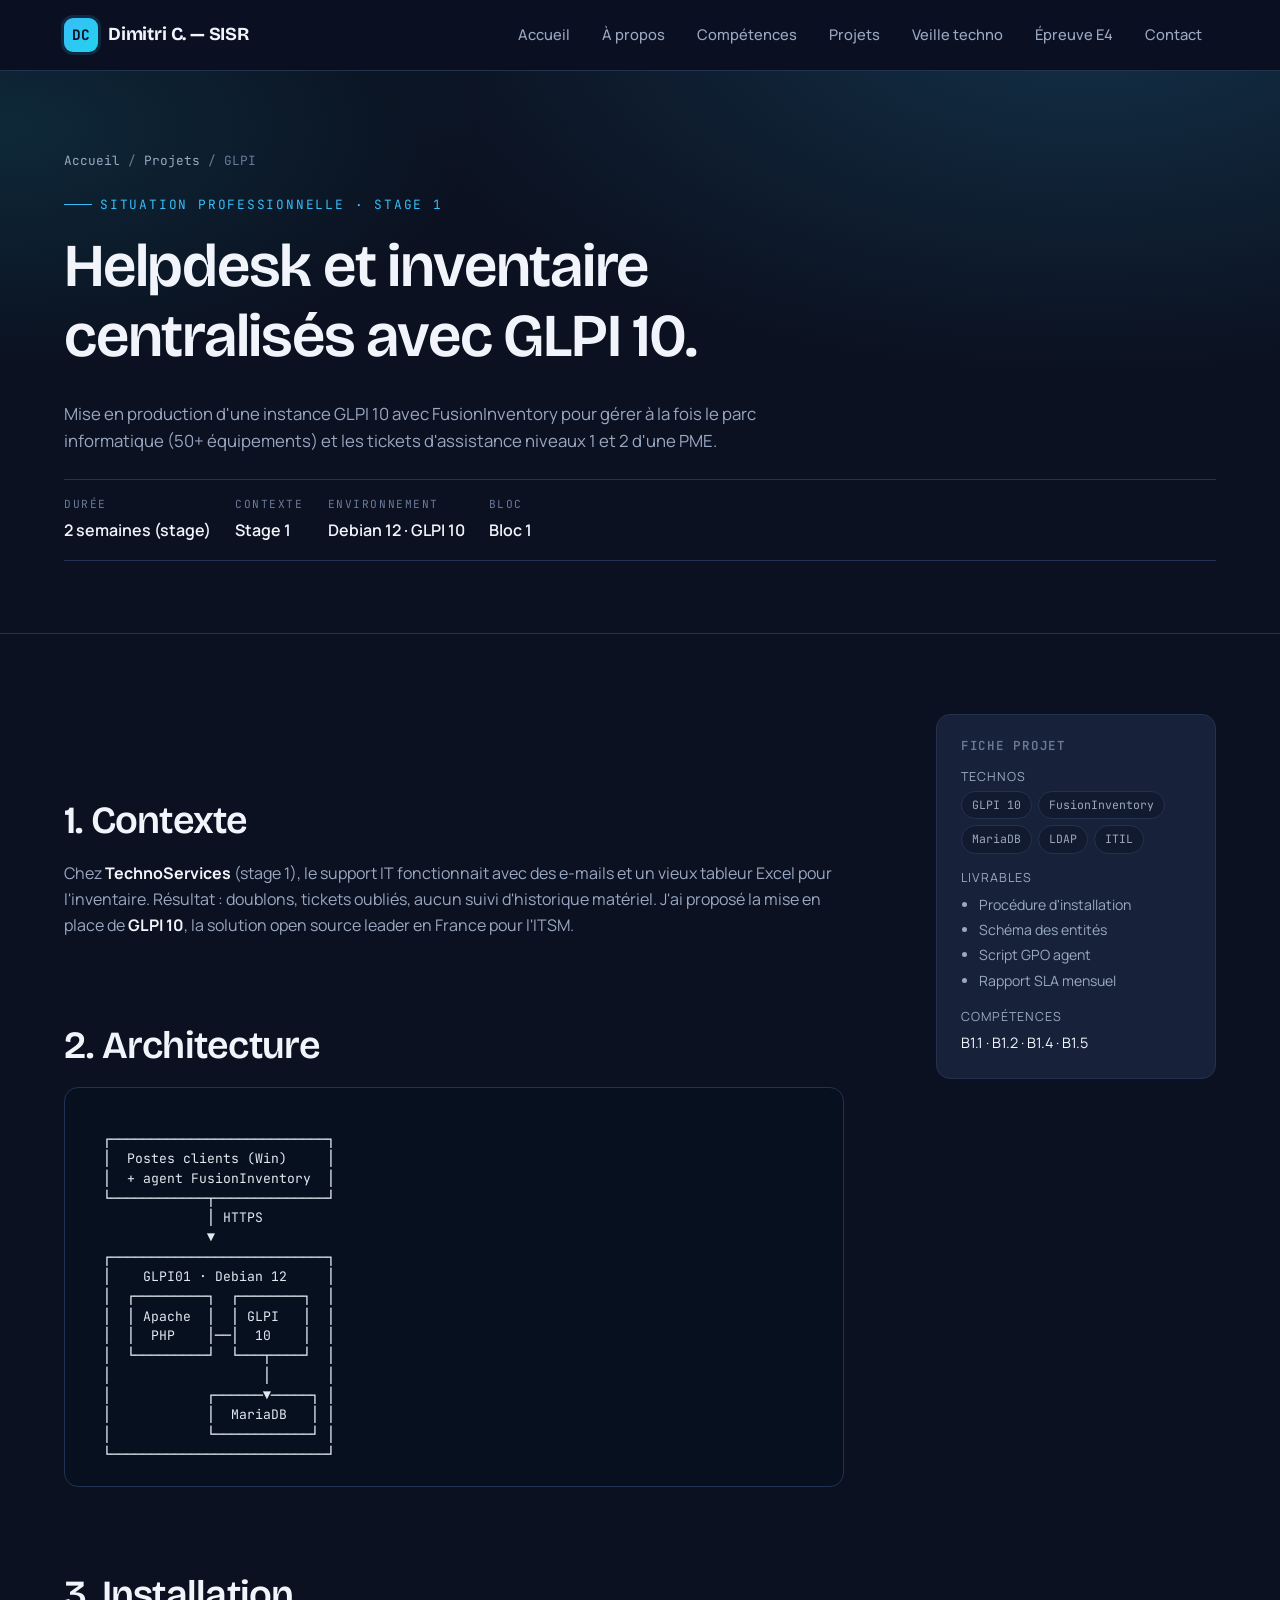
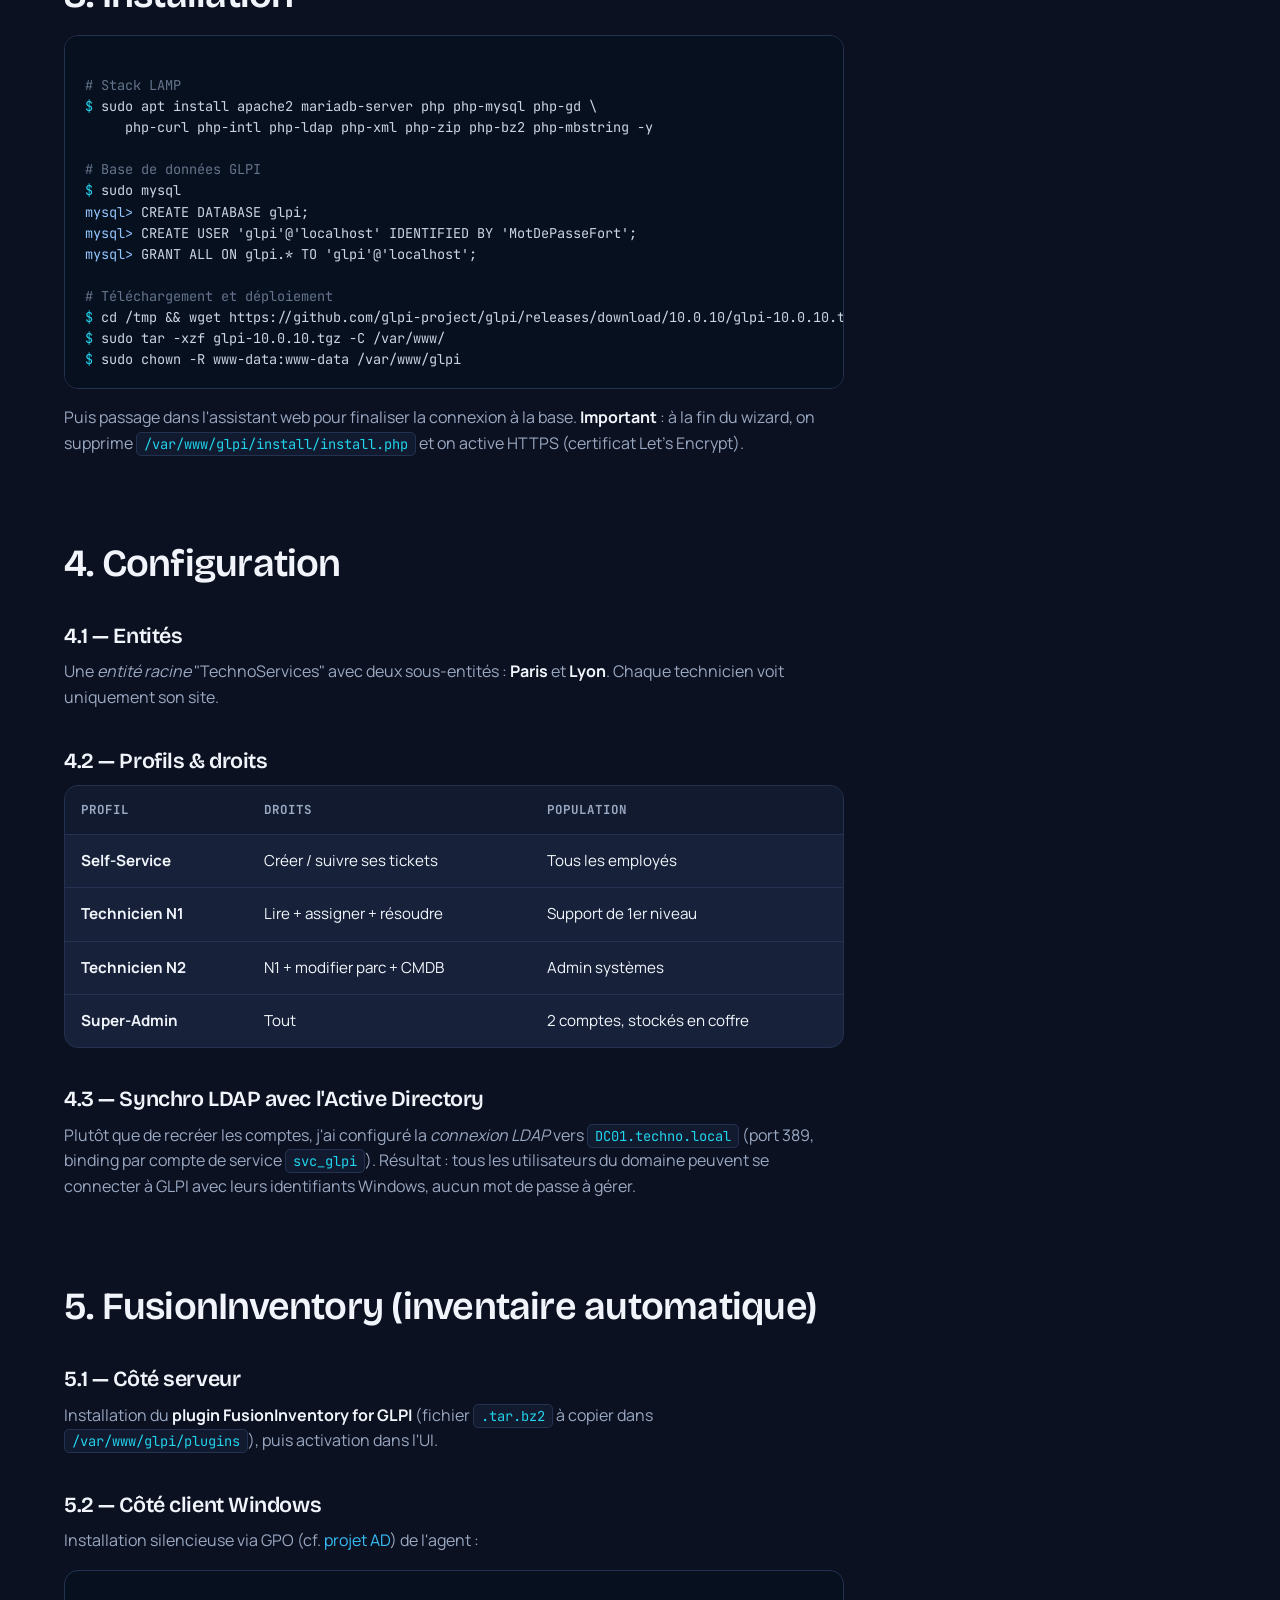
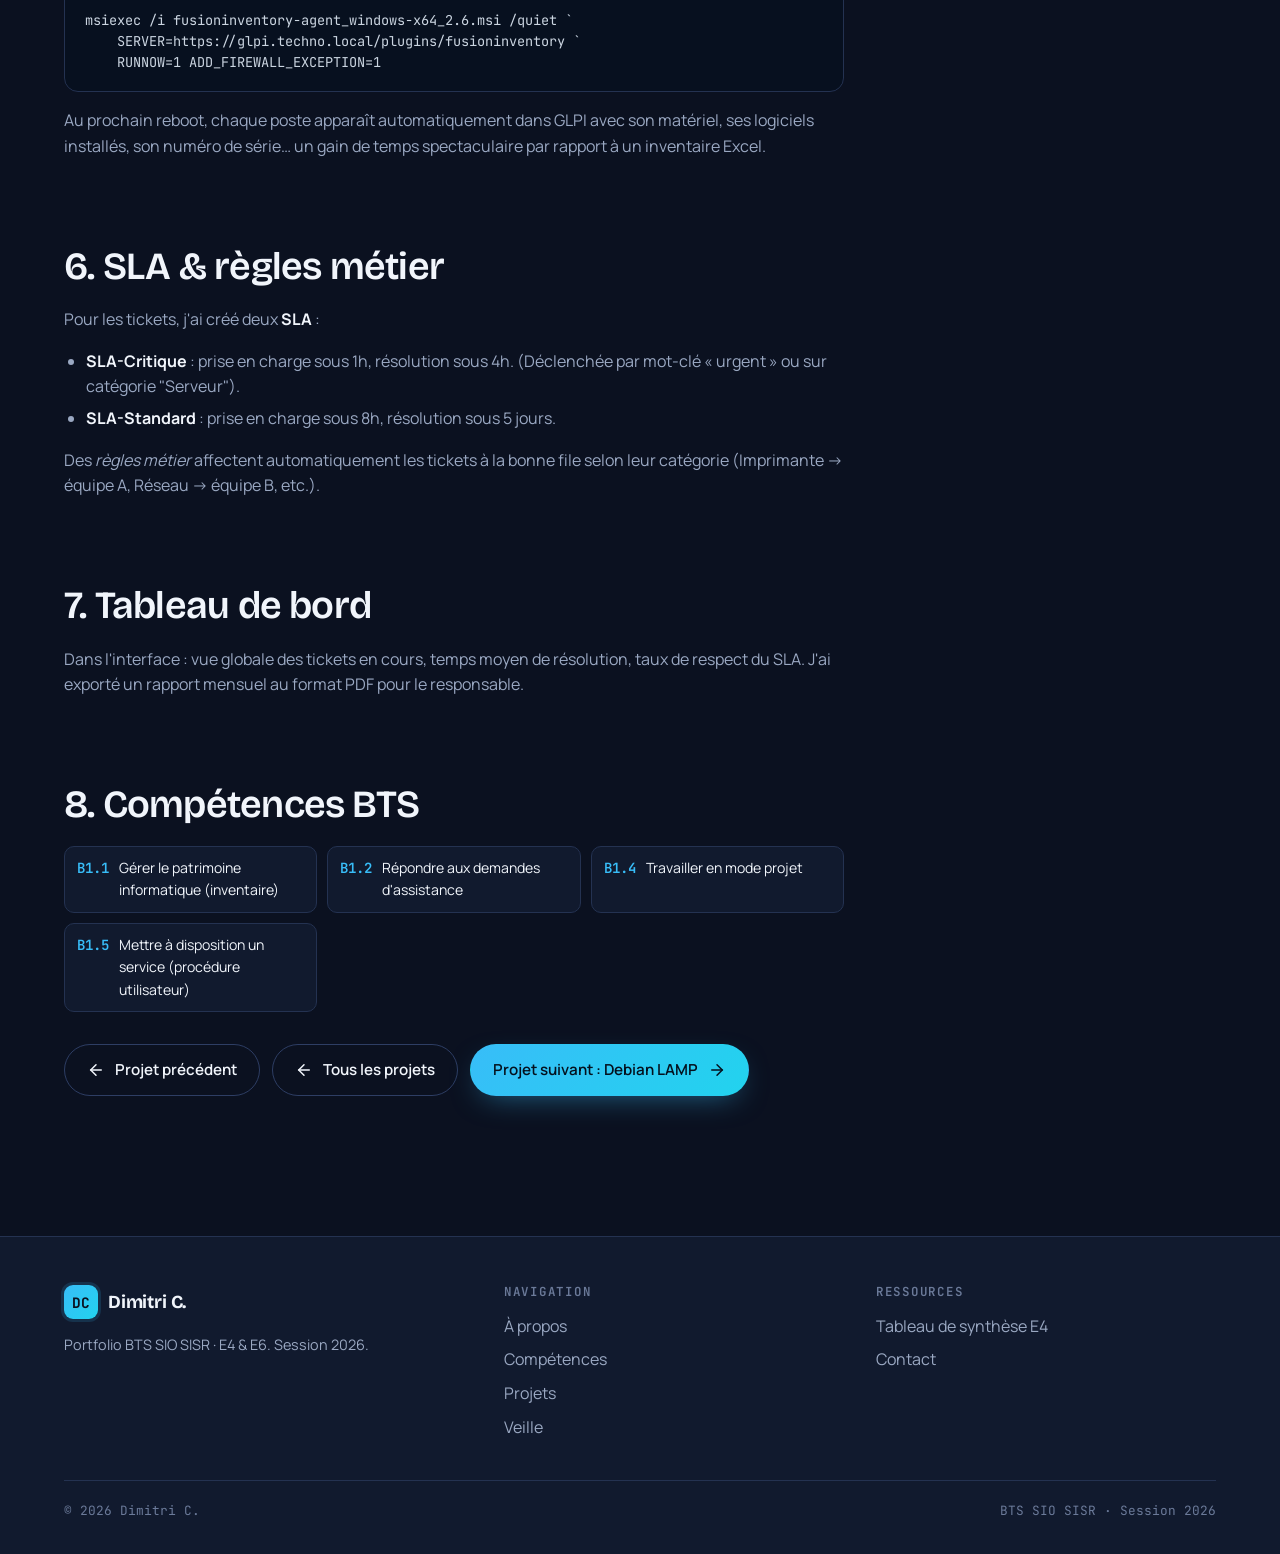
<file: projets/glpi.html>
<!doctype html>
<html lang="fr">
<head>
  <meta charset="utf-8" />
  <meta name="viewport" content="width=device-width, initial-scale=1" />
  <title>GLPI : helpdesk & inventaire — Dimitri C. | BTS SIO SISR</title>
  <link rel="icon" href="data:image/svg+xml,%3Csvg xmlns='http://www.w3.org/2000/svg' viewBox='0 0 64 64'%3E%3Crect width='64' height='64' rx='14' fill='%2338BDF8'/%3E%3Ctext x='50%25' y='55%25' text-anchor='middle' font-family='monospace' font-weight='700' font-size='28' fill='%230B1120'%3EDC%3C/text%3E%3C/svg%3E" />
  <link rel="stylesheet" href="../css/style.css" />
</head>
<body>

<header class="nav">
  <div class="nav-inner">
    <a href="../index.html" class="brand"><span class="brand-mark">DC</span><span>Dimitri C. — SISR</span></a>
    <ul class="nav-links">
      <li><a href="../index.html">Accueil</a></li>
      <li><a href="../about.html">À propos</a></li>
      <li><a href="../competences.html">Compétences</a></li>
      <li><a href="../projets.html">Projets</a></li>
      <li><a href="../veille.html">Veille techno</a></li>
      <li><a href="../e4.html">Épreuve E4</a></li>
      <li><a href="../contact.html">Contact</a></li>
    </ul>
    <button class="nav-toggle" aria-label="Menu">
      <svg viewBox="0 0 24 24" fill="none" stroke="currentColor" stroke-width="2" stroke-linecap="round"><line x1="4" y1="7" x2="20" y2="7"/><line x1="4" y1="12" x2="20" y2="12"/><line x1="4" y1="17" x2="20" y2="17"/></svg>
    </button>
  </div>
</header>

<section class="page-hero">
  <div class="container">
    <div class="reveal">
      <div class="breadcrumb">
        <a href="../index.html">Accueil</a> <span>/</span>
        <a href="../projets.html">Projets</a> <span>/</span>
        <span>GLPI</span>
      </div>
      <div class="eyebrow">Situation professionnelle · Stage 1</div>
      <h1>Helpdesk et inventaire<br/>centralisés avec GLPI 10.</h1>
      <p style="max-width: 70ch; font-size: 1.05rem;">Mise en production d'une instance GLPI 10 avec FusionInventory pour gérer à la fois le parc informatique (50+ équipements) et les tickets d'assistance niveaux 1 et 2 d'une PME.</p>

      <div class="meta-row">
        <div class="meta"><span class="meta-label">Durée</span><span class="meta-value">2 semaines (stage)</span></div><div class="meta"><span class="meta-label">Contexte</span><span class="meta-value">Stage 1</span></div><div class="meta"><span class="meta-label">Environnement</span><span class="meta-value">Debian 12 · GLPI 10</span></div><div class="meta"><span class="meta-label">Bloc</span><span class="meta-value">Bloc 1</span></div>
      </div>
    </div>
  </div>
</section>

<section class="section">
  <div class="container">
    <div class="grid" style="grid-template-columns: minmax(0,1fr) 280px; gap: 48px; align-items: start;">
      <article class="prose reveal">
        
<h2>1. Contexte</h2>
<p>Chez <strong>TechnoServices</strong> (stage 1), le support IT fonctionnait avec des e-mails et un vieux tableur Excel pour l'inventaire. Résultat&nbsp;: doublons, tickets oubliés, aucun suivi d'historique matériel. J'ai proposé la mise en place de <strong>GLPI 10</strong>, la solution open source leader en France pour l'ITSM.</p>

<h2>2. Architecture</h2>

<div class="ascii-schema">
  ┌───────────────────────────┐
  │  Postes clients (Win)     │
  │  + agent FusionInventory  │
  └────────────┬──────────────┘
               │ HTTPS
               ▼
  ┌───────────────────────────┐
  │    GLPI01 · Debian 12     │
  │  ┌─────────┐  ┌────────┐  │
  │  │ Apache  │  │ GLPI   │  │
  │  │  PHP    │──│  10    │  │
  │  └─────────┘  └───┬────┘  │
  │                   │       │
  │            ┌──────▼─────┐ │
  │            │  MariaDB   │ │
  │            └────────────┘ │
  └───────────────────────────┘
</div>

<h2>3. Installation</h2>

<div class="code-block">
<span class="c"># Stack LAMP</span>
<span class="p">$</span> sudo apt install apache2 mariadb-server php php-mysql php-gd \
     php-curl php-intl php-ldap php-xml php-zip php-bz2 php-mbstring -y

<span class="c"># Base de données GLPI</span>
<span class="p">$</span> sudo mysql
<span class="k">mysql></span> CREATE DATABASE glpi;
<span class="k">mysql></span> CREATE USER 'glpi'@'localhost' IDENTIFIED BY 'MotDePasseFort';
<span class="k">mysql></span> GRANT ALL ON glpi.* TO 'glpi'@'localhost';

<span class="c"># Téléchargement et déploiement</span>
<span class="p">$</span> cd /tmp && wget https://github.com/glpi-project/glpi/releases/download/10.0.10/glpi-10.0.10.tgz
<span class="p">$</span> sudo tar -xzf glpi-10.0.10.tgz -C /var/www/
<span class="p">$</span> sudo chown -R www-data:www-data /var/www/glpi
</div>

<p>Puis passage dans l'assistant web pour finaliser la connexion à la base. <strong>Important</strong>&nbsp;: à la fin du wizard, on supprime <code>/var/www/glpi/install/install.php</code> et on active HTTPS (certificat Let's Encrypt).</p>

<h2>4. Configuration</h2>

<h3>4.1 — Entités</h3>
<p>Une <em>entité racine</em> "TechnoServices" avec deux sous-entités&nbsp;: <strong>Paris</strong> et <strong>Lyon</strong>. Chaque technicien voit uniquement son site.</p>

<h3>4.2 — Profils &amp; droits</h3>
<div class="table-wrap">
  <table>
    <thead><tr><th>Profil</th><th>Droits</th><th>Population</th></tr></thead>
    <tbody>
      <tr><td><strong>Self-Service</strong></td><td>Créer / suivre ses tickets</td><td>Tous les employés</td></tr>
      <tr><td><strong>Technicien N1</strong></td><td>Lire + assigner + résoudre</td><td>Support de 1er niveau</td></tr>
      <tr><td><strong>Technicien N2</strong></td><td>N1 + modifier parc + CMDB</td><td>Admin systèmes</td></tr>
      <tr><td><strong>Super-Admin</strong></td><td>Tout</td><td>2 comptes, stockés en coffre</td></tr>
    </tbody>
  </table>
</div>

<h3>4.3 — Synchro LDAP avec l'Active Directory</h3>
<p>Plutôt que de recréer les comptes, j'ai configuré la <em>connexion LDAP</em> vers <code>DC01.techno.local</code> (port 389, binding par compte de service <code>svc_glpi</code>). Résultat&nbsp;: tous les utilisateurs du domaine peuvent se connecter à GLPI avec leurs identifiants Windows, aucun mot de passe à gérer.</p>

<h2>5. FusionInventory (inventaire automatique)</h2>

<h3>5.1 — Côté serveur</h3>
<p>Installation du <strong>plugin FusionInventory for GLPI</strong> (fichier <code>.tar.bz2</code> à copier dans <code>/var/www/glpi/plugins</code>), puis activation dans l'UI.</p>

<h3>5.2 — Côté client Windows</h3>
<p>Installation silencieuse via GPO (cf. <a href="active-directory.html">projet AD</a>) de l'agent&nbsp;:</p>

<div class="code-block">
msiexec /i fusioninventory-agent_windows-x64_2.6.msi /quiet <span>`</span>
    SERVER=https://glpi.techno.local/plugins/fusioninventory <span>`</span>
    RUNNOW=1 ADD_FIREWALL_EXCEPTION=1
</div>

<p>Au prochain reboot, chaque poste apparaît automatiquement dans GLPI avec son matériel, ses logiciels installés, son numéro de série&hellip; un gain de temps spectaculaire par rapport à un inventaire Excel.</p>

<h2>6. SLA &amp; règles métier</h2>

<p>Pour les tickets, j'ai créé deux <strong>SLA</strong>&nbsp;:</p>
<ul>
  <li><strong>SLA-Critique</strong> : prise en charge sous 1h, résolution sous 4h. (Déclenchée par mot-clé «&nbsp;urgent&nbsp;» ou sur catégorie "Serveur").</li>
  <li><strong>SLA-Standard</strong> : prise en charge sous 8h, résolution sous 5 jours.</li>
</ul>

<p>Des <em>règles métier</em> affectent automatiquement les tickets à la bonne file selon leur catégorie (Imprimante → équipe A, Réseau → équipe B, etc.).</p>

<h2>7. Tableau de bord</h2>
<p>Dans l'interface&nbsp;: vue globale des tickets en cours, temps moyen de résolution, taux de respect du SLA. J'ai exporté un rapport mensuel au format PDF pour le responsable.</p>

<h2>8. Compétences BTS</h2>
<div class="cc-map">
  <div class="cc-chip"><span class="num">B1.1</span><span>Gérer le patrimoine informatique (inventaire)</span></div>
  <div class="cc-chip"><span class="num">B1.2</span><span>Répondre aux demandes d'assistance</span></div>
  <div class="cc-chip"><span class="num">B1.4</span><span>Travailler en mode projet</span></div>
  <div class="cc-chip"><span class="num">B1.5</span><span>Mettre à disposition un service (procédure utilisateur)</span></div>
</div>


        <div class="btn-row mt-4">
          <a href="supervision-zabbix.html" class="btn btn-ghost">
            <svg viewBox="0 0 24 24" fill="none" stroke="currentColor" stroke-width="2" stroke-linecap="round"><line x1="19" y1="12" x2="5" y2="12"/><polyline points="12 19 5 12 12 5"/></svg>
            Projet précédent
          </a><a href="../projets.html" class="btn btn-ghost"><svg viewBox="0 0 24 24" fill="none" stroke="currentColor" stroke-width="2" stroke-linecap="round"><line x1="19" y1="12" x2="5" y2="12"/><polyline points="12 19 5 12 12 5"/></svg>Tous les projets</a><a href="serveur-linux.html" class="btn btn-primary">
            Projet suivant : Debian LAMP
            <svg viewBox="0 0 24 24" fill="none" stroke="currentColor" stroke-width="2" stroke-linecap="round"><line x1="5" y1="12" x2="19" y2="12"/><polyline points="12 5 19 12 12 19"/></svg>
          </a>
        </div>
      </article>

      <aside class="reveal">
        <div class="card" style="position: sticky; top: 100px;">
          <h4 style="font-family: var(--font-mono); font-size: 0.78rem; text-transform: uppercase; letter-spacing: 0.14em; color: var(--text-dim); margin: 0 0 14px;">Fiche projet</h4>
<dl style="display: grid; gap: 14px; margin: 0; font-size: 0.92rem;">
  <div>
    <dt class="text-muted" style="font-size: 0.78rem; text-transform: uppercase; letter-spacing: .08em;">Technos</dt>
    <dd style="margin: 4px 0 0; display: flex; flex-wrap: wrap; gap: 6px;"><span class="tag">GLPI 10</span><span class="tag">FusionInventory</span><span class="tag">MariaDB</span><span class="tag">LDAP</span><span class="tag">ITIL</span></dd>
  </div>
  <div>
    <dt class="text-muted" style="font-size: 0.78rem; text-transform: uppercase; letter-spacing: .08em;">Livrables</dt>
    <dd style="margin: 4px 0 0;">
      <ul style="padding-left: 18px; margin: 0; color: var(--text-muted); font-size: 0.88rem; line-height: 1.8;"><li>Procédure d'installation</li><li>Schéma des entités</li><li>Script GPO agent</li><li>Rapport SLA mensuel</li></ul>
    </dd>
  </div>
  <div>
    <dt class="text-muted" style="font-size: 0.78rem; text-transform: uppercase; letter-spacing: .08em;">Compétences</dt>
    <dd style="margin: 4px 0 0; color: var(--text); font-size: 0.9rem;">B1.1 · B1.2 · B1.4 · B1.5</dd>
  </div>
</dl>
        </div>
      </aside>
    </div>
  </div>
</section>

<footer>
  <div class="container">
    <div class="foot-grid">
      <div>
        <div class="brand" style="margin-bottom: 14px;"><span class="brand-mark">DC</span><span>Dimitri C.</span></div>
        <p class="text-muted" style="font-size: 0.9rem;">Portfolio BTS SIO SISR · E4 & E6. Session 2026.</p>
      </div>
      <div><h4>Navigation</h4><ul>
        <li><a href="../about.html">À propos</a></li>
        <li><a href="../competences.html">Compétences</a></li>
        <li><a href="../projets.html">Projets</a></li>
        <li><a href="../veille.html">Veille</a></li>
      </ul></div>
      <div><h4>Ressources</h4><ul>
        <li><a href="../e4.html">Tableau de synthèse E4</a></li>
        <li><a href="../contact.html">Contact</a></li>
      </ul></div>
    </div>
    <div class="copy"><span>© 2026 Dimitri C.</span><span>BTS SIO SISR · Session 2026</span></div>
  </div>
</footer>
<script src="../js/main.js"></script>
</body>
</html>
</file>
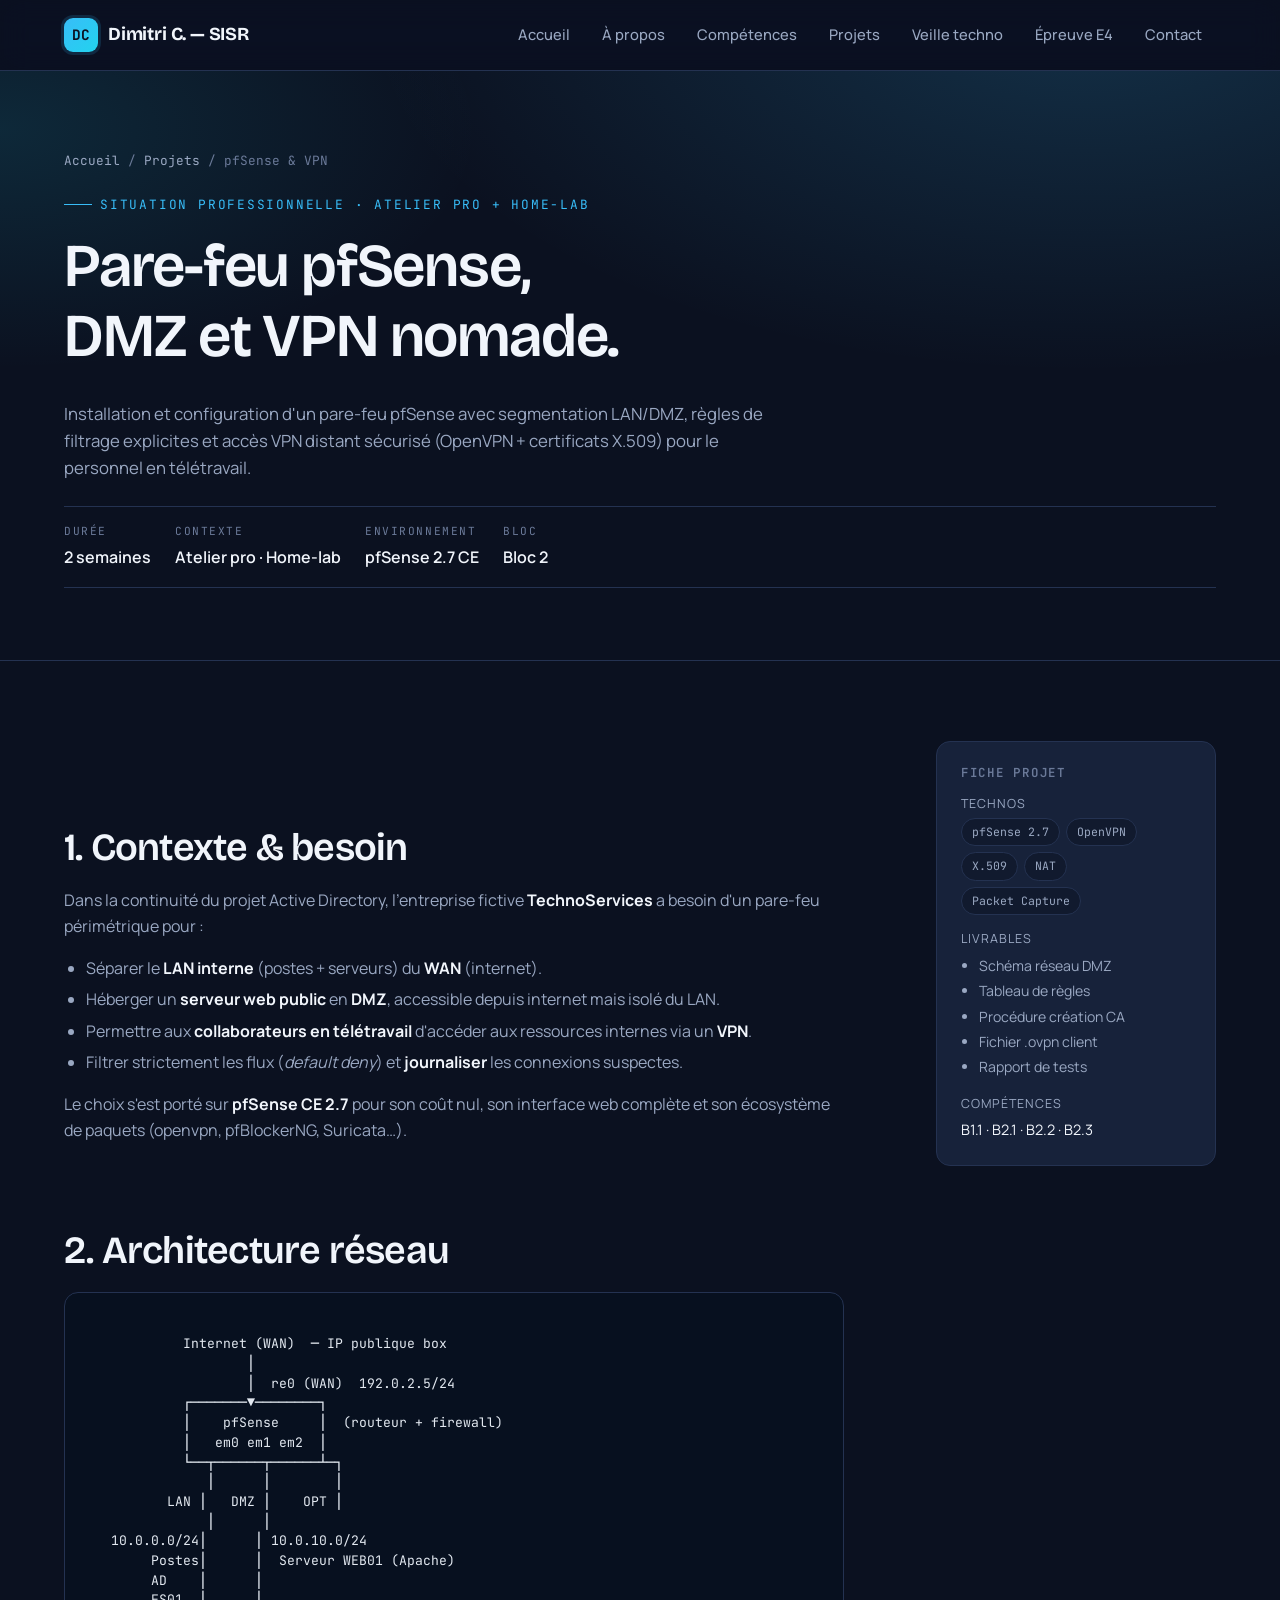
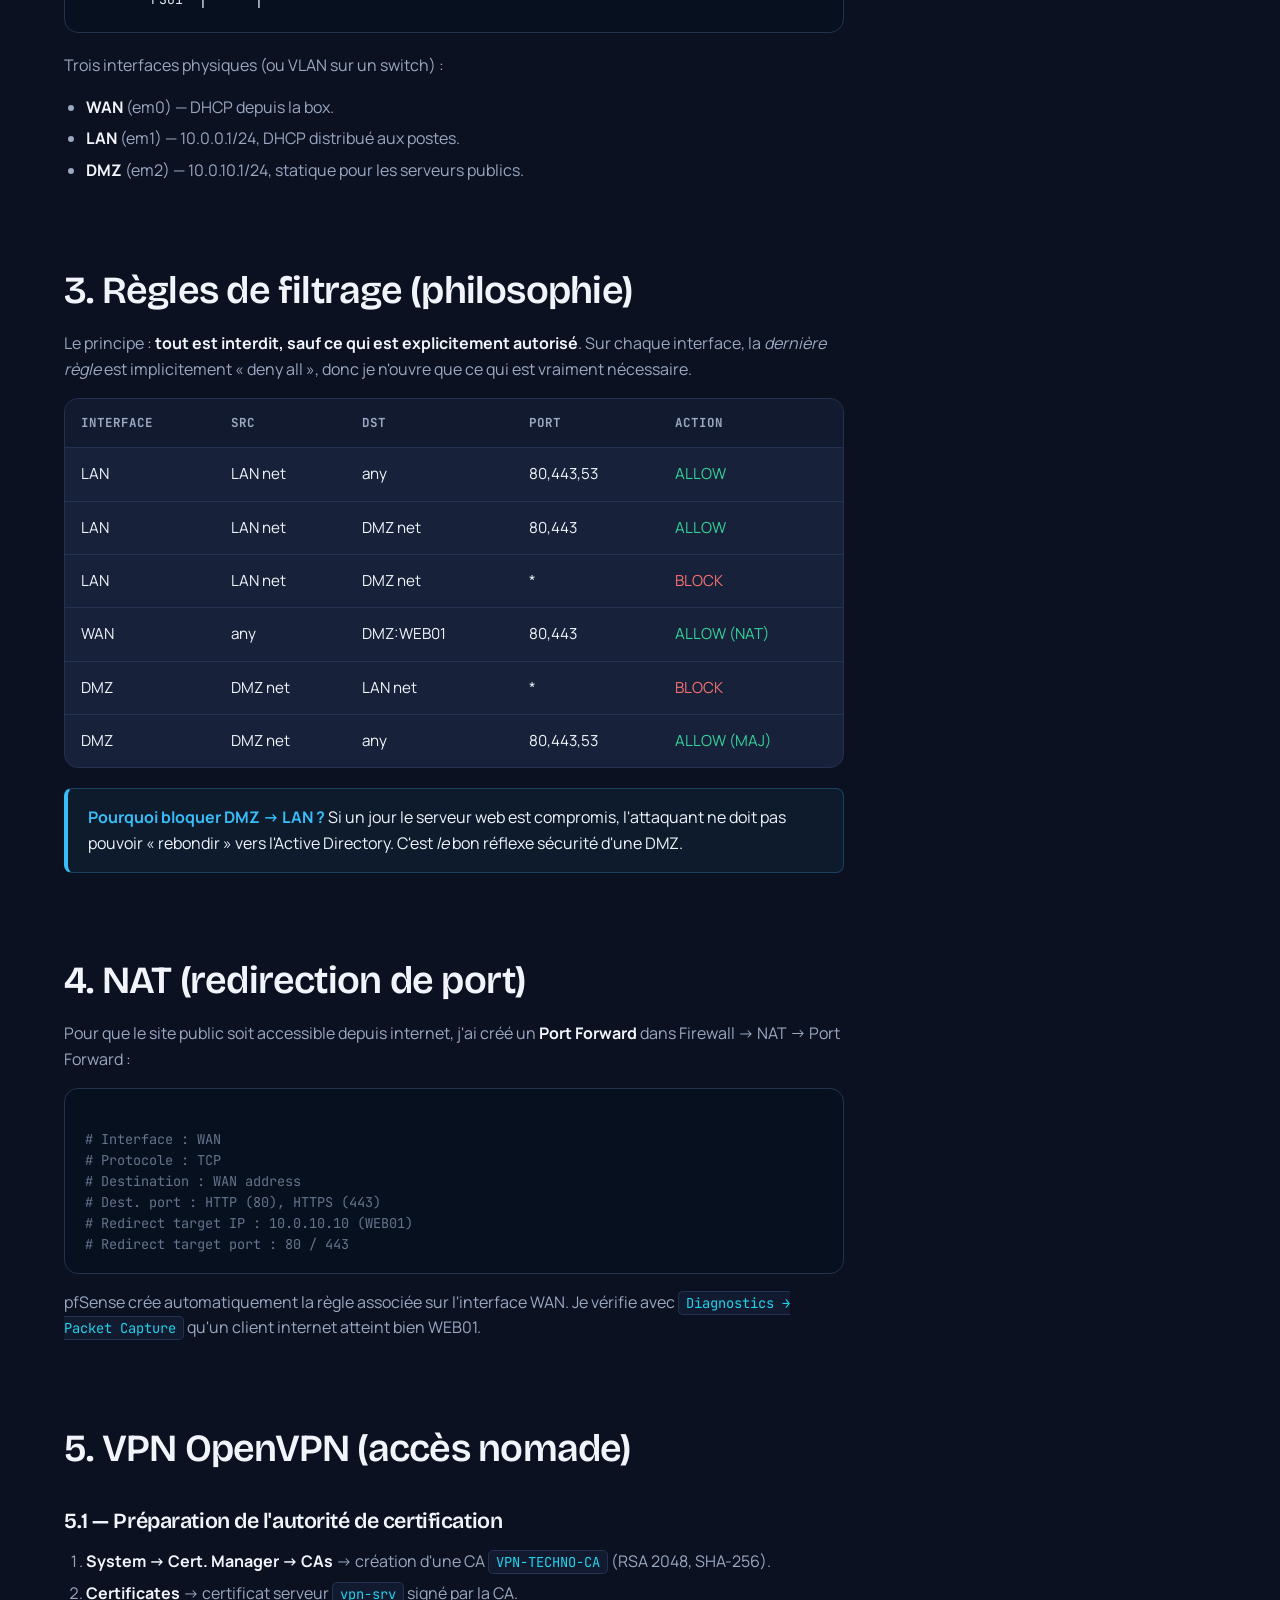
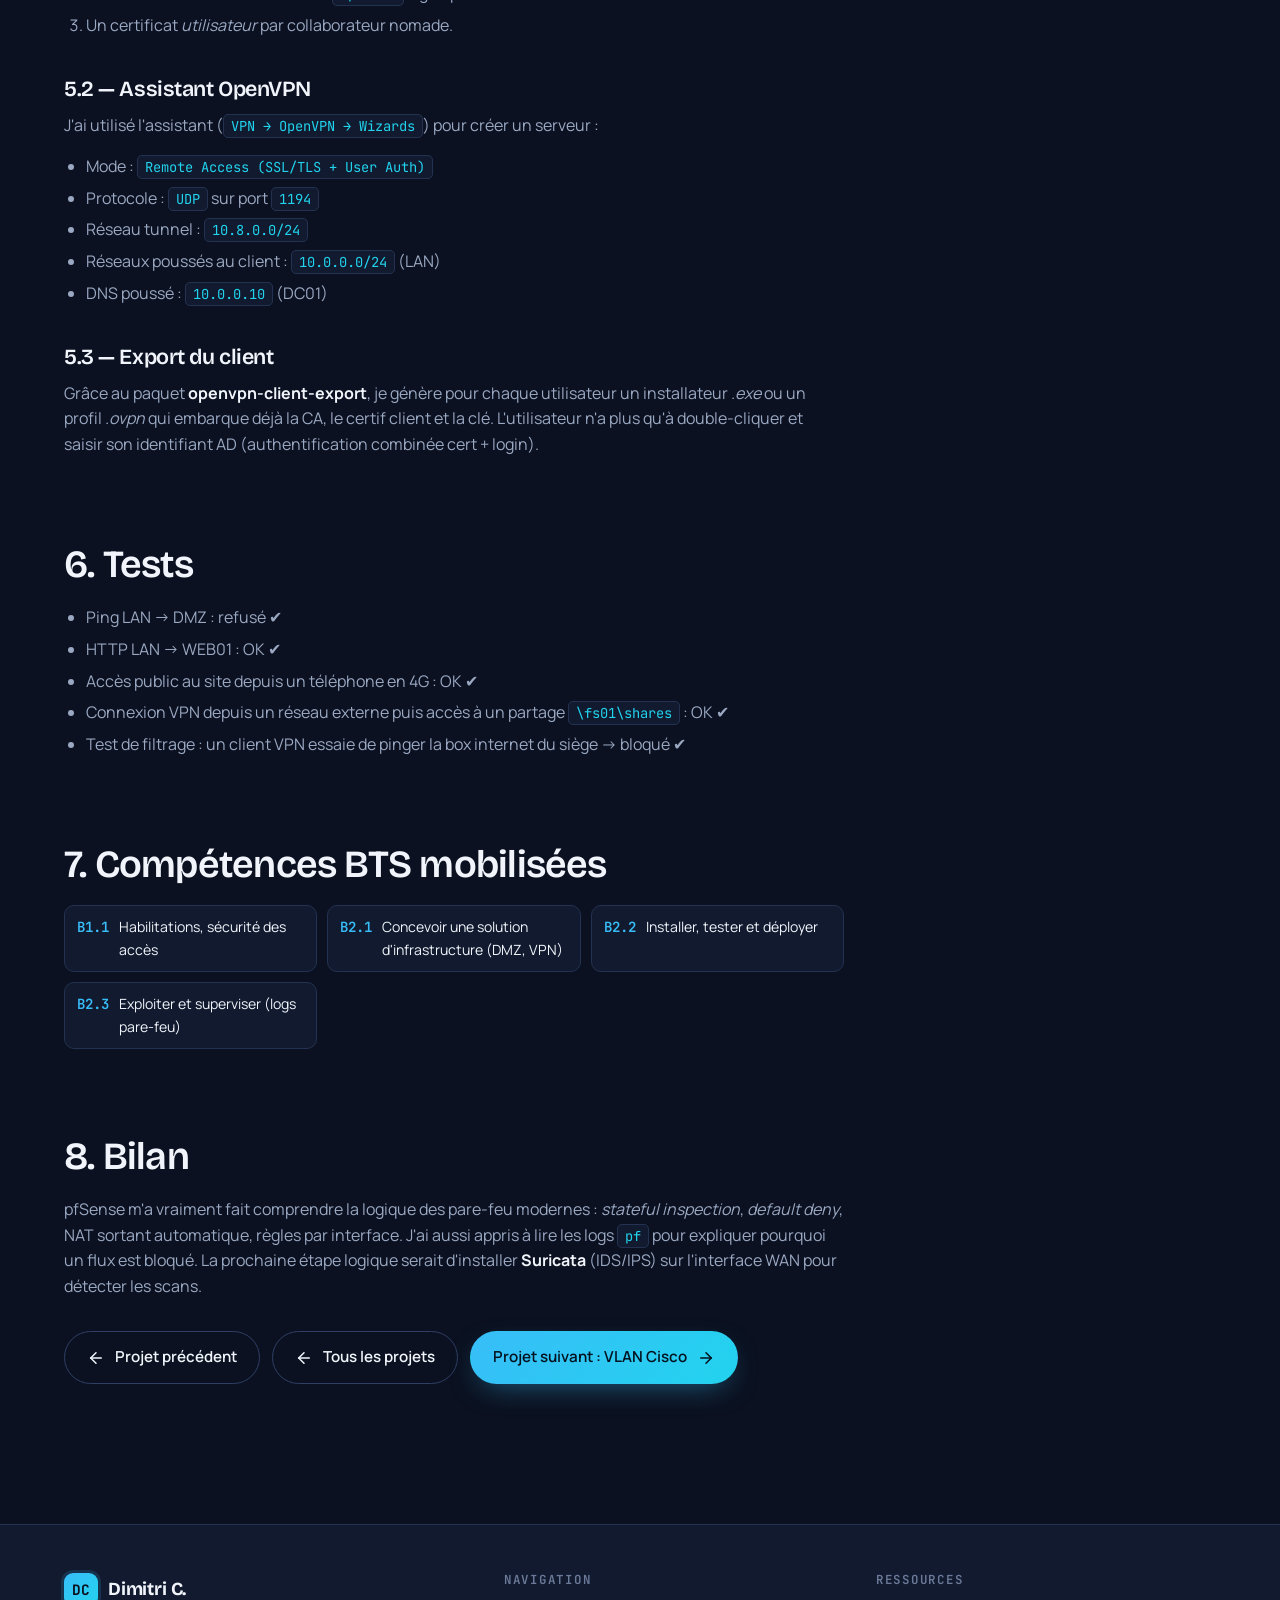
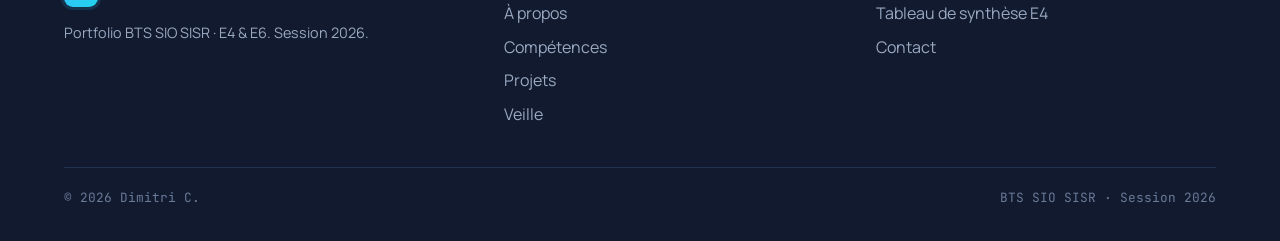
<file: projets/pfsense.html>
<!doctype html>
<html lang="fr">
<head>
  <meta charset="utf-8" />
  <meta name="viewport" content="width=device-width, initial-scale=1" />
  <title>Pare-feu pfSense & VPN — Dimitri C. | BTS SIO SISR</title>
  <link rel="icon" href="data:image/svg+xml,%3Csvg xmlns='http://www.w3.org/2000/svg' viewBox='0 0 64 64'%3E%3Crect width='64' height='64' rx='14' fill='%2338BDF8'/%3E%3Ctext x='50%25' y='55%25' text-anchor='middle' font-family='monospace' font-weight='700' font-size='28' fill='%230B1120'%3EDC%3C/text%3E%3C/svg%3E" />
  <link rel="stylesheet" href="../css/style.css" />
</head>
<body>

<header class="nav">
  <div class="nav-inner">
    <a href="../index.html" class="brand"><span class="brand-mark">DC</span><span>Dimitri C. — SISR</span></a>
    <ul class="nav-links">
      <li><a href="../index.html">Accueil</a></li>
      <li><a href="../about.html">À propos</a></li>
      <li><a href="../competences.html">Compétences</a></li>
      <li><a href="../projets.html">Projets</a></li>
      <li><a href="../veille.html">Veille techno</a></li>
      <li><a href="../e4.html">Épreuve E4</a></li>
      <li><a href="../contact.html">Contact</a></li>
    </ul>
    <button class="nav-toggle" aria-label="Menu">
      <svg viewBox="0 0 24 24" fill="none" stroke="currentColor" stroke-width="2" stroke-linecap="round"><line x1="4" y1="7" x2="20" y2="7"/><line x1="4" y1="12" x2="20" y2="12"/><line x1="4" y1="17" x2="20" y2="17"/></svg>
    </button>
  </div>
</header>

<section class="page-hero">
  <div class="container">
    <div class="reveal">
      <div class="breadcrumb">
        <a href="../index.html">Accueil</a> <span>/</span>
        <a href="../projets.html">Projets</a> <span>/</span>
        <span>pfSense & VPN</span>
      </div>
      <div class="eyebrow">Situation professionnelle · Atelier pro + Home-lab</div>
      <h1>Pare-feu pfSense,<br/>DMZ et VPN nomade.</h1>
      <p style="max-width: 70ch; font-size: 1.05rem;">Installation et configuration d'un pare-feu pfSense avec segmentation LAN/DMZ, règles de filtrage explicites et accès VPN distant sécurisé (OpenVPN + certificats X.509) pour le personnel en télétravail.</p>

      <div class="meta-row">
        <div class="meta"><span class="meta-label">Durée</span><span class="meta-value">2 semaines</span></div><div class="meta"><span class="meta-label">Contexte</span><span class="meta-value">Atelier pro · Home-lab</span></div><div class="meta"><span class="meta-label">Environnement</span><span class="meta-value">pfSense 2.7 CE</span></div><div class="meta"><span class="meta-label">Bloc</span><span class="meta-value">Bloc 2</span></div>
      </div>
    </div>
  </div>
</section>

<section class="section">
  <div class="container">
    <div class="grid" style="grid-template-columns: minmax(0,1fr) 280px; gap: 48px; align-items: start;">
      <article class="prose reveal">
        
<h2>1. Contexte &amp; besoin</h2>
<p>Dans la continuité du projet Active Directory, l'entreprise fictive <strong>TechnoServices</strong> a besoin d'un pare-feu périmétrique pour&nbsp;:</p>
<ul>
  <li>Séparer le <strong>LAN interne</strong> (postes + serveurs) du <strong>WAN</strong> (internet).</li>
  <li>Héberger un <strong>serveur web public</strong> en <strong>DMZ</strong>, accessible depuis internet mais isolé du LAN.</li>
  <li>Permettre aux <strong>collaborateurs en télétravail</strong> d'accéder aux ressources internes via un <strong>VPN</strong>.</li>
  <li>Filtrer strictement les flux (<em>default deny</em>) et <strong>journaliser</strong> les connexions suspectes.</li>
</ul>

<p>Le choix s'est porté sur <strong>pfSense CE 2.7</strong> pour son coût nul, son interface web complète et son écosystème de paquets (openvpn, pfBlockerNG, Suricata&hellip;).</p>

<h2>2. Architecture réseau</h2>

<div class="ascii-schema">
            Internet (WAN)  ─ IP publique box
                    │
                    │  re0 (WAN)  192.0.2.5/24
            ┌───────▼────────┐
            │    pfSense     │  (routeur + firewall)
            │   em0 em1 em2  │
            └──┬──────┬──────┴─┐
               │      │        │
          LAN │   DMZ │    OPT │
               │      │
   10.0.0.0/24│      │ 10.0.10.0/24
        Postes│      │  Serveur WEB01 (Apache)
        AD    │      │
        FS01  │      │
</div>

<p>Trois interfaces physiques (ou VLAN sur un switch)&nbsp;:</p>
<ul>
  <li><strong>WAN</strong> (em0) — DHCP depuis la box.</li>
  <li><strong>LAN</strong> (em1) — 10.0.0.1/24, DHCP distribué aux postes.</li>
  <li><strong>DMZ</strong> (em2) — 10.0.10.1/24, statique pour les serveurs publics.</li>
</ul>

<h2>3. Règles de filtrage (philosophie)</h2>

<p>Le principe&nbsp;: <strong>tout est interdit, sauf ce qui est explicitement autorisé</strong>. Sur chaque interface, la <em>dernière règle</em> est implicitement «&nbsp;deny all&nbsp;», donc je n'ouvre que ce qui est vraiment nécessaire.</p>

<div class="table-wrap">
  <table>
    <thead><tr><th>Interface</th><th>Src</th><th>Dst</th><th>Port</th><th>Action</th></tr></thead>
    <tbody>
      <tr><td>LAN</td><td>LAN net</td><td>any</td><td>80,443,53</td><td style="color:var(--success);">ALLOW</td></tr>
      <tr><td>LAN</td><td>LAN net</td><td>DMZ net</td><td>80,443</td><td style="color:var(--success);">ALLOW</td></tr>
      <tr><td>LAN</td><td>LAN net</td><td>DMZ net</td><td>*</td><td style="color:var(--danger);">BLOCK</td></tr>
      <tr><td>WAN</td><td>any</td><td>DMZ:WEB01</td><td>80,443</td><td style="color:var(--success);">ALLOW (NAT)</td></tr>
      <tr><td>DMZ</td><td>DMZ net</td><td>LAN net</td><td>*</td><td style="color:var(--danger);">BLOCK</td></tr>
      <tr><td>DMZ</td><td>DMZ net</td><td>any</td><td>80,443,53</td><td style="color:var(--success);">ALLOW (MAJ)</td></tr>
    </tbody>
  </table>
</div>

<div class="note-box">
  <strong>Pourquoi bloquer DMZ → LAN&nbsp;?</strong> Si un jour le serveur web est compromis, l'attaquant ne doit pas pouvoir «&nbsp;rebondir&nbsp;» vers l'Active Directory. C'est <em>le</em> bon réflexe sécurité d'une DMZ.
</div>

<h2>4. NAT (redirection de port)</h2>

<p>Pour que le site public soit accessible depuis internet, j'ai créé un <strong>Port Forward</strong> dans Firewall → NAT → Port Forward&nbsp;:</p>

<div class="code-block">
<span class="c"># Interface : WAN
# Protocole : TCP
# Destination : WAN address
# Dest. port : HTTP (80), HTTPS (443)
# Redirect target IP : 10.0.10.10 (WEB01)
# Redirect target port : 80 / 443</span>
</div>

<p>pfSense crée automatiquement la règle associée sur l'interface WAN. Je vérifie avec <code>Diagnostics → Packet Capture</code> qu'un client internet atteint bien WEB01.</p>

<h2>5. VPN OpenVPN (accès nomade)</h2>

<h3>5.1 — Préparation de l'autorité de certification</h3>
<ol>
  <li><strong>System → Cert. Manager → CAs</strong> → création d'une CA <code>VPN-TECHNO-CA</code> (RSA 2048, SHA-256).</li>
  <li><strong>Certificates</strong> → certificat serveur <code>vpn-srv</code> signé par la CA.</li>
  <li>Un certificat <em>utilisateur</em> par collaborateur nomade.</li>
</ol>

<h3>5.2 — Assistant OpenVPN</h3>
<p>J'ai utilisé l'assistant (<code>VPN → OpenVPN → Wizards</code>) pour créer un serveur&nbsp;:</p>
<ul>
  <li>Mode&nbsp;: <code>Remote Access (SSL/TLS + User Auth)</code></li>
  <li>Protocole&nbsp;: <code>UDP</code> sur port <code>1194</code></li>
  <li>Réseau tunnel&nbsp;: <code>10.8.0.0/24</code></li>
  <li>Réseaux poussés au client&nbsp;: <code>10.0.0.0/24</code> (LAN)</li>
  <li>DNS poussé&nbsp;: <code>10.0.0.10</code> (DC01)</li>
</ul>

<h3>5.3 — Export du client</h3>
<p>Grâce au paquet <strong>openvpn-client-export</strong>, je génère pour chaque utilisateur un installateur <em>.exe</em> ou un profil <em>.ovpn</em> qui embarque déjà la CA, le certif client et la clé. L'utilisateur n'a plus qu'à double-cliquer et saisir son identifiant AD (authentification combinée cert + login).</p>

<h2>6. Tests</h2>
<ul>
  <li>Ping LAN → DMZ&nbsp;: refusé ✔</li>
  <li>HTTP LAN → WEB01&nbsp;: OK ✔</li>
  <li>Accès public au site depuis un téléphone en 4G&nbsp;: OK ✔</li>
  <li>Connexion VPN depuis un réseau externe puis accès à un partage <code>\fs01\shares</code>&nbsp;: OK ✔</li>
  <li>Test de filtrage&nbsp;: un client VPN essaie de pinger la box internet du siège → bloqué ✔</li>
</ul>

<h2>7. Compétences BTS mobilisées</h2>
<div class="cc-map">
  <div class="cc-chip"><span class="num">B1.1</span><span>Habilitations, sécurité des accès</span></div>
  <div class="cc-chip"><span class="num">B2.1</span><span>Concevoir une solution d'infrastructure (DMZ, VPN)</span></div>
  <div class="cc-chip"><span class="num">B2.2</span><span>Installer, tester et déployer</span></div>
  <div class="cc-chip"><span class="num">B2.3</span><span>Exploiter et superviser (logs pare-feu)</span></div>
</div>

<h2>8. Bilan</h2>
<p>pfSense m'a vraiment fait comprendre la logique des pare-feu modernes&nbsp;: <em>stateful inspection</em>, <em>default deny</em>, NAT sortant automatique, règles par interface. J'ai aussi appris à lire les logs <code>pf</code> pour expliquer pourquoi un flux est bloqué. La prochaine étape logique serait d'installer <strong>Suricata</strong> (IDS/IPS) sur l'interface WAN pour détecter les scans.</p>


        <div class="btn-row mt-4">
          <a href="active-directory.html" class="btn btn-ghost">
            <svg viewBox="0 0 24 24" fill="none" stroke="currentColor" stroke-width="2" stroke-linecap="round"><line x1="19" y1="12" x2="5" y2="12"/><polyline points="12 19 5 12 12 5"/></svg>
            Projet précédent
          </a><a href="../projets.html" class="btn btn-ghost"><svg viewBox="0 0 24 24" fill="none" stroke="currentColor" stroke-width="2" stroke-linecap="round"><line x1="19" y1="12" x2="5" y2="12"/><polyline points="12 19 5 12 12 5"/></svg>Tous les projets</a><a href="vlan-cisco.html" class="btn btn-primary">
            Projet suivant : VLAN Cisco
            <svg viewBox="0 0 24 24" fill="none" stroke="currentColor" stroke-width="2" stroke-linecap="round"><line x1="5" y1="12" x2="19" y2="12"/><polyline points="12 5 19 12 12 19"/></svg>
          </a>
        </div>
      </article>

      <aside class="reveal">
        <div class="card" style="position: sticky; top: 100px;">
          <h4 style="font-family: var(--font-mono); font-size: 0.78rem; text-transform: uppercase; letter-spacing: 0.14em; color: var(--text-dim); margin: 0 0 14px;">Fiche projet</h4>
<dl style="display: grid; gap: 14px; margin: 0; font-size: 0.92rem;">
  <div>
    <dt class="text-muted" style="font-size: 0.78rem; text-transform: uppercase; letter-spacing: .08em;">Technos</dt>
    <dd style="margin: 4px 0 0; display: flex; flex-wrap: wrap; gap: 6px;"><span class="tag">pfSense 2.7</span><span class="tag">OpenVPN</span><span class="tag">X.509</span><span class="tag">NAT</span><span class="tag">Packet Capture</span></dd>
  </div>
  <div>
    <dt class="text-muted" style="font-size: 0.78rem; text-transform: uppercase; letter-spacing: .08em;">Livrables</dt>
    <dd style="margin: 4px 0 0;">
      <ul style="padding-left: 18px; margin: 0; color: var(--text-muted); font-size: 0.88rem; line-height: 1.8;"><li>Schéma réseau DMZ</li><li>Tableau de règles</li><li>Procédure création CA</li><li>Fichier .ovpn client</li><li>Rapport de tests</li></ul>
    </dd>
  </div>
  <div>
    <dt class="text-muted" style="font-size: 0.78rem; text-transform: uppercase; letter-spacing: .08em;">Compétences</dt>
    <dd style="margin: 4px 0 0; color: var(--text); font-size: 0.9rem;">B1.1 · B2.1 · B2.2 · B2.3</dd>
  </div>
</dl>
        </div>
      </aside>
    </div>
  </div>
</section>

<footer>
  <div class="container">
    <div class="foot-grid">
      <div>
        <div class="brand" style="margin-bottom: 14px;"><span class="brand-mark">DC</span><span>Dimitri C.</span></div>
        <p class="text-muted" style="font-size: 0.9rem;">Portfolio BTS SIO SISR · E4 & E6. Session 2026.</p>
      </div>
      <div><h4>Navigation</h4><ul>
        <li><a href="../about.html">À propos</a></li>
        <li><a href="../competences.html">Compétences</a></li>
        <li><a href="../projets.html">Projets</a></li>
        <li><a href="../veille.html">Veille</a></li>
      </ul></div>
      <div><h4>Ressources</h4><ul>
        <li><a href="../e4.html">Tableau de synthèse E4</a></li>
        <li><a href="../contact.html">Contact</a></li>
      </ul></div>
    </div>
    <div class="copy"><span>© 2026 Dimitri C.</span><span>BTS SIO SISR · Session 2026</span></div>
  </div>
</footer>
<script src="../js/main.js"></script>
</body>
</html>
</file>
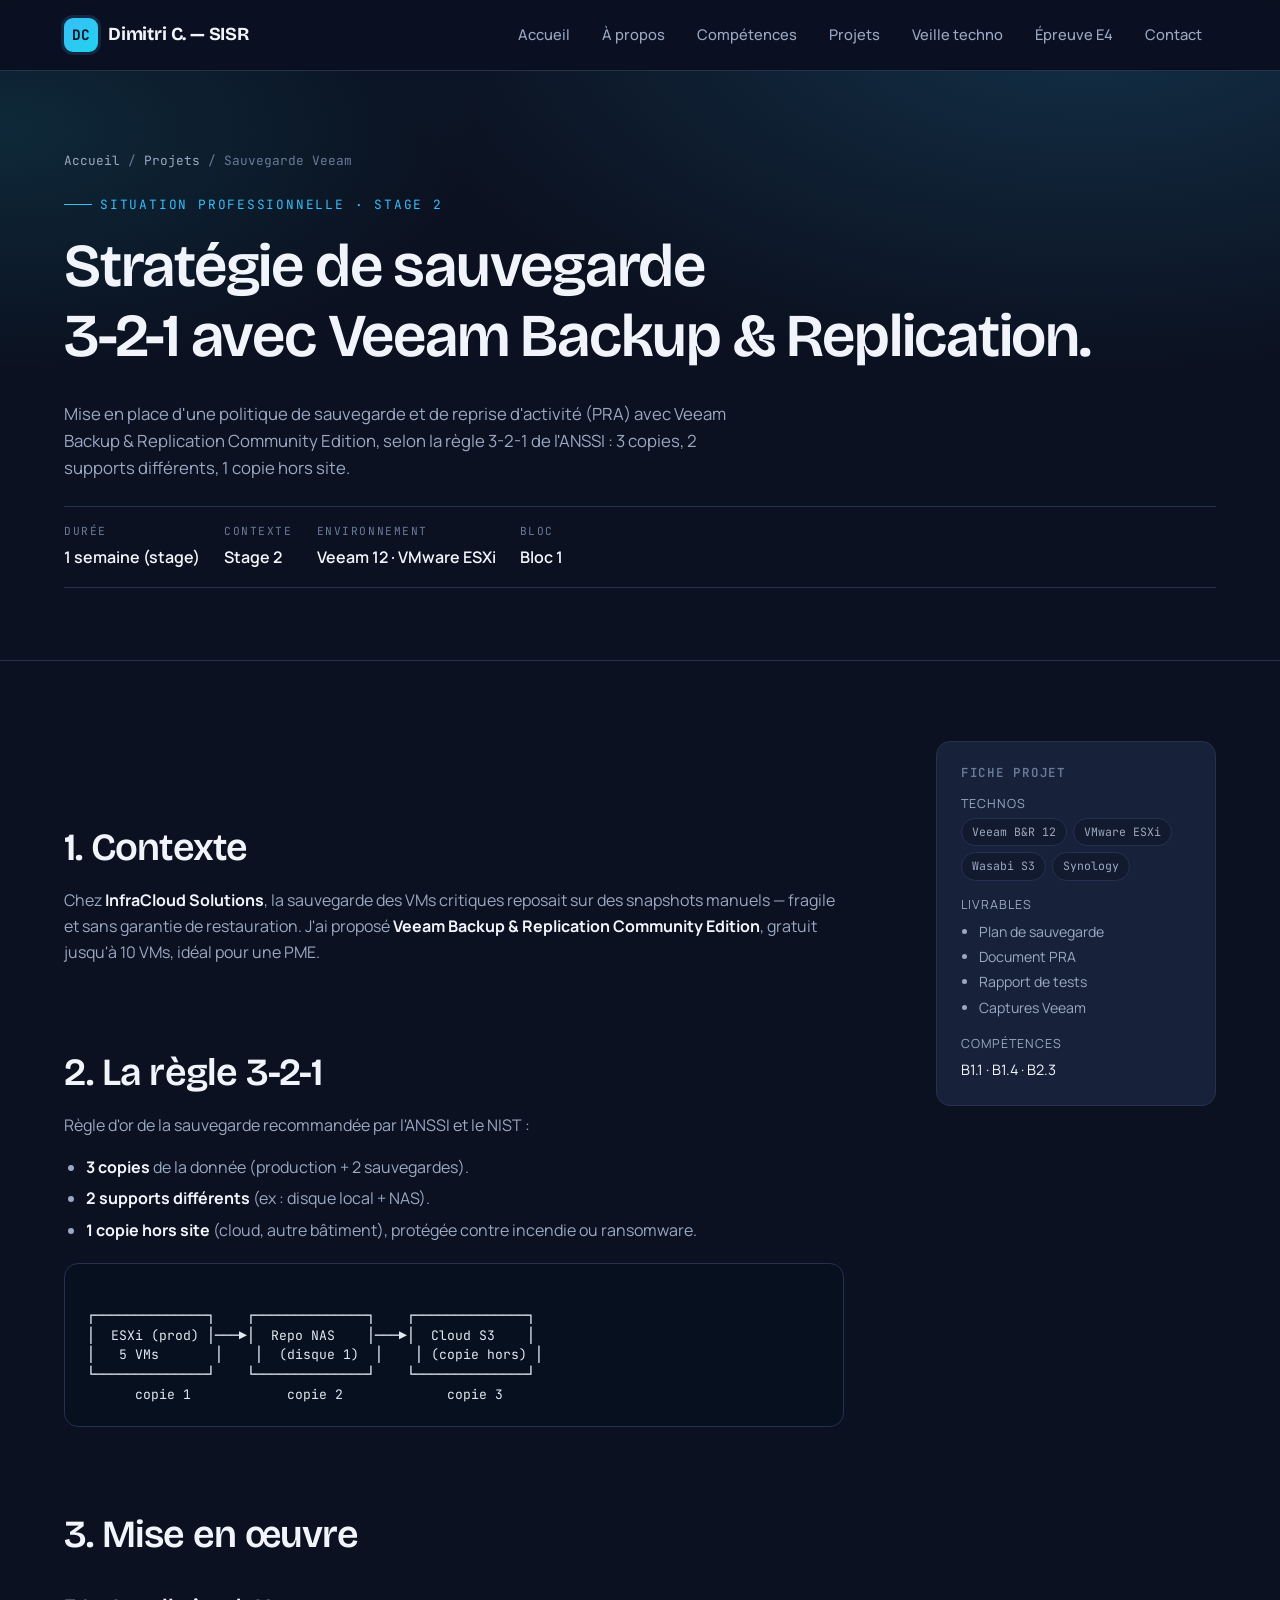
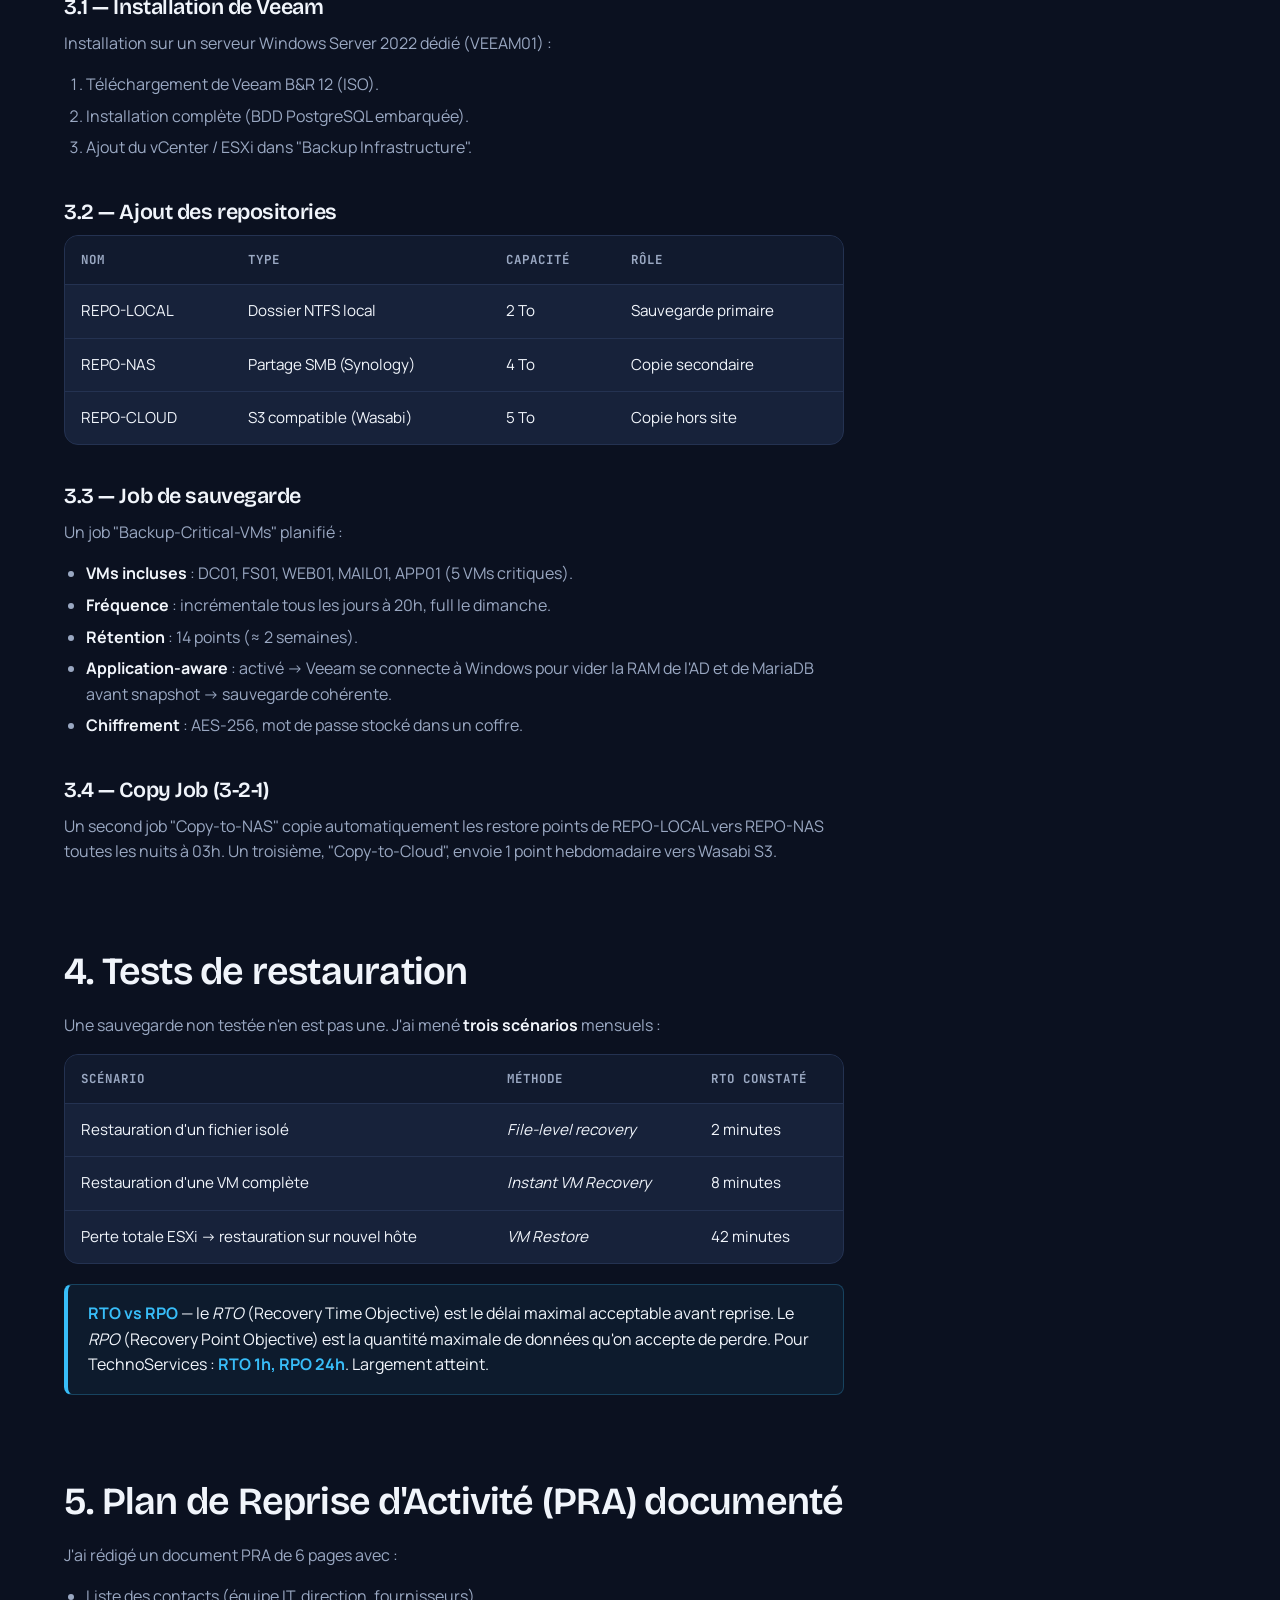
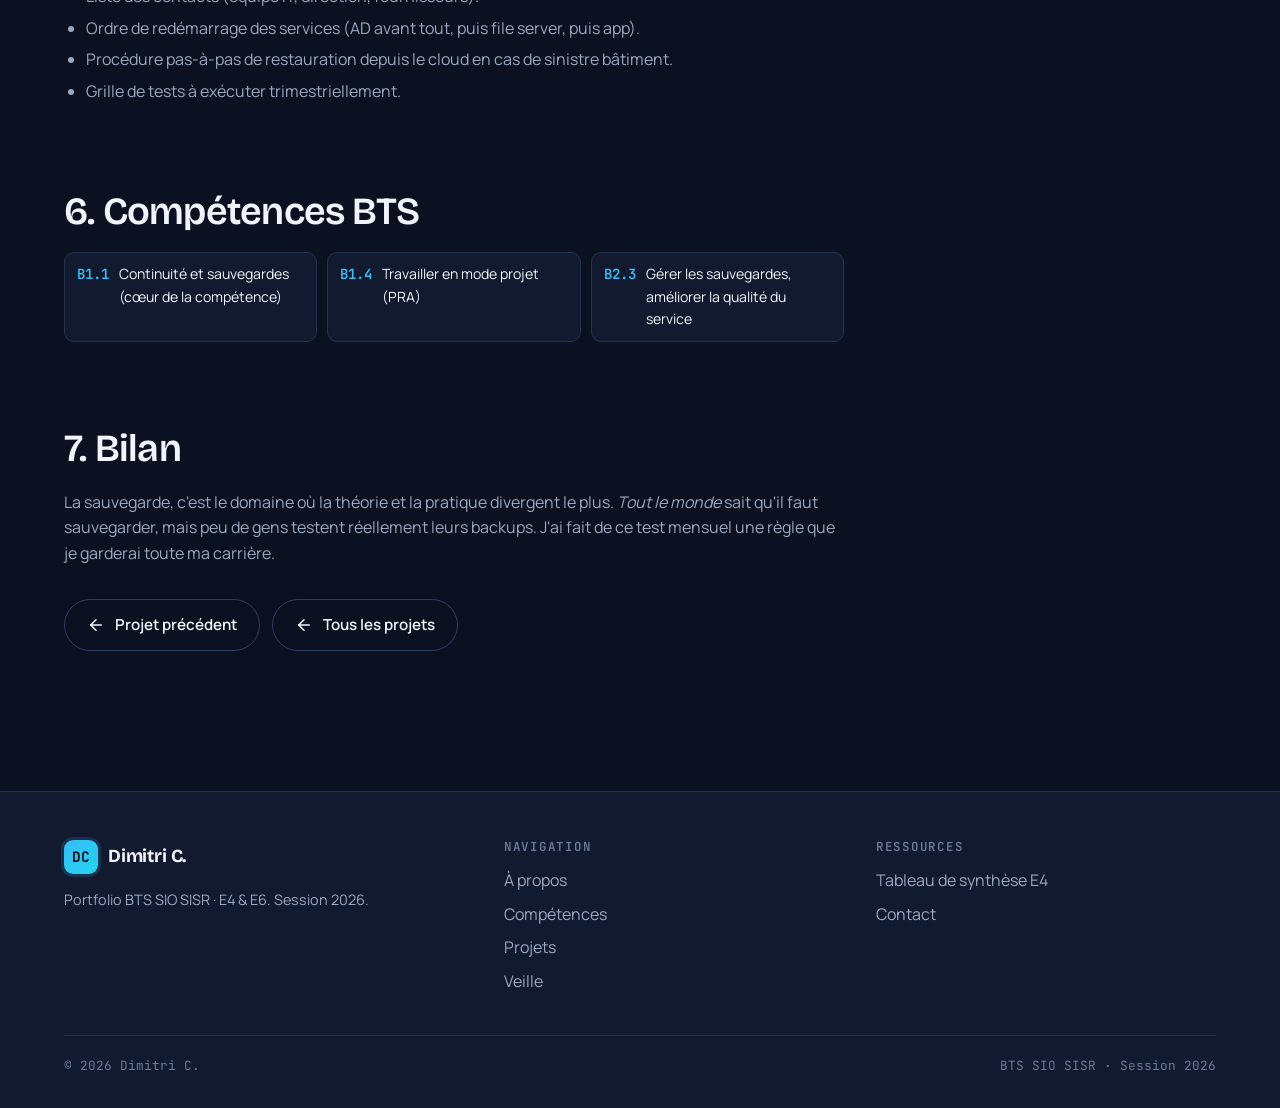
<file: projets/sauvegarde-veeam.html>
<!doctype html>
<html lang="fr">
<head>
  <meta charset="utf-8" />
  <meta name="viewport" content="width=device-width, initial-scale=1" />
  <title>Sauvegarde & PRA Veeam — Dimitri C. | BTS SIO SISR</title>
  <link rel="icon" href="data:image/svg+xml,%3Csvg xmlns='http://www.w3.org/2000/svg' viewBox='0 0 64 64'%3E%3Crect width='64' height='64' rx='14' fill='%2338BDF8'/%3E%3Ctext x='50%25' y='55%25' text-anchor='middle' font-family='monospace' font-weight='700' font-size='28' fill='%230B1120'%3EDC%3C/text%3E%3C/svg%3E" />
  <link rel="stylesheet" href="../css/style.css" />
</head>
<body>

<header class="nav">
  <div class="nav-inner">
    <a href="../index.html" class="brand"><span class="brand-mark">DC</span><span>Dimitri C. — SISR</span></a>
    <ul class="nav-links">
      <li><a href="../index.html">Accueil</a></li>
      <li><a href="../about.html">À propos</a></li>
      <li><a href="../competences.html">Compétences</a></li>
      <li><a href="../projets.html">Projets</a></li>
      <li><a href="../veille.html">Veille techno</a></li>
      <li><a href="../e4.html">Épreuve E4</a></li>
      <li><a href="../contact.html">Contact</a></li>
    </ul>
    <button class="nav-toggle" aria-label="Menu">
      <svg viewBox="0 0 24 24" fill="none" stroke="currentColor" stroke-width="2" stroke-linecap="round"><line x1="4" y1="7" x2="20" y2="7"/><line x1="4" y1="12" x2="20" y2="12"/><line x1="4" y1="17" x2="20" y2="17"/></svg>
    </button>
  </div>
</header>

<section class="page-hero">
  <div class="container">
    <div class="reveal">
      <div class="breadcrumb">
        <a href="../index.html">Accueil</a> <span>/</span>
        <a href="../projets.html">Projets</a> <span>/</span>
        <span>Sauvegarde Veeam</span>
      </div>
      <div class="eyebrow">Situation professionnelle · Stage 2</div>
      <h1>Stratégie de sauvegarde<br/>3-2-1 avec Veeam Backup & Replication.</h1>
      <p style="max-width: 70ch; font-size: 1.05rem;">Mise en place d'une politique de sauvegarde et de reprise d'activité (PRA) avec Veeam Backup & Replication Community Edition, selon la règle 3-2-1 de l'ANSSI : 3 copies, 2 supports différents, 1 copie hors site.</p>

      <div class="meta-row">
        <div class="meta"><span class="meta-label">Durée</span><span class="meta-value">1 semaine (stage)</span></div><div class="meta"><span class="meta-label">Contexte</span><span class="meta-value">Stage 2</span></div><div class="meta"><span class="meta-label">Environnement</span><span class="meta-value">Veeam 12 · VMware ESXi</span></div><div class="meta"><span class="meta-label">Bloc</span><span class="meta-value">Bloc 1</span></div>
      </div>
    </div>
  </div>
</section>

<section class="section">
  <div class="container">
    <div class="grid" style="grid-template-columns: minmax(0,1fr) 280px; gap: 48px; align-items: start;">
      <article class="prose reveal">
        
<h2>1. Contexte</h2>
<p>Chez <strong>InfraCloud Solutions</strong>, la sauvegarde des VMs critiques reposait sur des snapshots manuels — fragile et sans garantie de restauration. J'ai proposé <strong>Veeam Backup &amp; Replication Community Edition</strong>, gratuit jusqu'à 10 VMs, idéal pour une PME.</p>

<h2>2. La règle 3-2-1</h2>
<p>Règle d'or de la sauvegarde recommandée par l'ANSSI et le NIST&nbsp;:</p>
<ul>
  <li><strong>3 copies</strong> de la donnée (production + 2 sauvegardes).</li>
  <li><strong>2 supports différents</strong> (ex&nbsp;: disque local + NAS).</li>
  <li><strong>1 copie hors site</strong> (cloud, autre bâtiment), protégée contre incendie ou ransomware.</li>
</ul>

<div class="ascii-schema">
┌──────────────┐    ┌──────────────┐    ┌──────────────┐
│  ESXi (prod) │───▶│  Repo NAS    │───▶│  Cloud S3    │
│   5 VMs       │    │  (disque 1)  │    │ (copie hors) │
└──────────────┘    └──────────────┘    └──────────────┘
      copie 1            copie 2             copie 3
</div>

<h2>3. Mise en œuvre</h2>

<h3>3.1 — Installation de Veeam</h3>
<p>Installation sur un serveur Windows Server 2022 dédié (VEEAM01)&nbsp;:</p>
<ol>
  <li>Téléchargement de Veeam B&amp;R 12 (ISO).</li>
  <li>Installation complète (BDD PostgreSQL embarquée).</li>
  <li>Ajout du vCenter / ESXi dans "Backup Infrastructure".</li>
</ol>

<h3>3.2 — Ajout des repositories</h3>
<div class="table-wrap">
  <table>
    <thead><tr><th>Nom</th><th>Type</th><th>Capacité</th><th>Rôle</th></tr></thead>
    <tbody>
      <tr><td>REPO-LOCAL</td><td>Dossier NTFS local</td><td>2 To</td><td>Sauvegarde primaire</td></tr>
      <tr><td>REPO-NAS</td><td>Partage SMB (Synology)</td><td>4 To</td><td>Copie secondaire</td></tr>
      <tr><td>REPO-CLOUD</td><td>S3 compatible (Wasabi)</td><td>5 To</td><td>Copie hors site</td></tr>
    </tbody>
  </table>
</div>

<h3>3.3 — Job de sauvegarde</h3>
<p>Un job "Backup-Critical-VMs" planifié&nbsp;:</p>
<ul>
  <li><strong>VMs incluses</strong>&nbsp;: DC01, FS01, WEB01, MAIL01, APP01 (5 VMs critiques).</li>
  <li><strong>Fréquence</strong>&nbsp;: incrémentale tous les jours à 20h, full le dimanche.</li>
  <li><strong>Rétention</strong>&nbsp;: 14 points (≈ 2 semaines).</li>
  <li><strong>Application-aware</strong>&nbsp;: activé → Veeam se connecte à Windows pour vider la RAM de l'AD et de MariaDB avant snapshot → sauvegarde cohérente.</li>
  <li><strong>Chiffrement</strong>&nbsp;: AES-256, mot de passe stocké dans un coffre.</li>
</ul>

<h3>3.4 — Copy Job (3-2-1)</h3>
<p>Un second job "Copy-to-NAS" copie automatiquement les restore points de REPO-LOCAL vers REPO-NAS toutes les nuits à 03h. Un troisième, "Copy-to-Cloud", envoie 1 point hebdomadaire vers Wasabi S3.</p>

<h2>4. Tests de restauration</h2>

<p>Une sauvegarde non testée n'en est pas une. J'ai mené <strong>trois scénarios</strong> mensuels&nbsp;:</p>

<div class="table-wrap">
  <table>
    <thead><tr><th>Scénario</th><th>Méthode</th><th>RTO constaté</th></tr></thead>
    <tbody>
      <tr><td>Restauration d'un fichier isolé</td><td><em>File-level recovery</em></td><td>2 minutes</td></tr>
      <tr><td>Restauration d'une VM complète</td><td><em>Instant VM Recovery</em></td><td>8 minutes</td></tr>
      <tr><td>Perte totale ESXi → restauration sur nouvel hôte</td><td><em>VM Restore</em></td><td>42 minutes</td></tr>
    </tbody>
  </table>
</div>

<div class="note-box">
  <strong>RTO vs RPO</strong> — le <em>RTO</em> (Recovery Time Objective) est le délai maximal acceptable avant reprise. Le <em>RPO</em> (Recovery Point Objective) est la quantité maximale de données qu'on accepte de perdre. Pour TechnoServices&nbsp;: <strong>RTO 1h, RPO 24h</strong>. Largement atteint.
</div>

<h2>5. Plan de Reprise d'Activité (PRA) documenté</h2>
<p>J'ai rédigé un document PRA de 6 pages avec&nbsp;:</p>
<ul>
  <li>Liste des contacts (équipe IT, direction, fournisseurs).</li>
  <li>Ordre de redémarrage des services (AD avant tout, puis file server, puis app).</li>
  <li>Procédure pas-à-pas de restauration depuis le cloud en cas de sinistre bâtiment.</li>
  <li>Grille de tests à exécuter trimestriellement.</li>
</ul>

<h2>6. Compétences BTS</h2>
<div class="cc-map">
  <div class="cc-chip"><span class="num">B1.1</span><span>Continuité et sauvegardes (cœur de la compétence)</span></div>
  <div class="cc-chip"><span class="num">B1.4</span><span>Travailler en mode projet (PRA)</span></div>
  <div class="cc-chip"><span class="num">B2.3</span><span>Gérer les sauvegardes, améliorer la qualité du service</span></div>
</div>

<h2>7. Bilan</h2>
<p>La sauvegarde, c'est le domaine où la théorie et la pratique divergent le plus. <em>Tout le monde</em> sait qu'il faut sauvegarder, mais peu de gens testent réellement leurs backups. J'ai fait de ce test mensuel une règle que je garderai toute ma carrière.</p>


        <div class="btn-row mt-4">
          <a href="serveur-linux.html" class="btn btn-ghost">
            <svg viewBox="0 0 24 24" fill="none" stroke="currentColor" stroke-width="2" stroke-linecap="round"><line x1="19" y1="12" x2="5" y2="12"/><polyline points="12 19 5 12 12 5"/></svg>
            Projet précédent
          </a><a href="../projets.html" class="btn btn-ghost"><svg viewBox="0 0 24 24" fill="none" stroke="currentColor" stroke-width="2" stroke-linecap="round"><line x1="19" y1="12" x2="5" y2="12"/><polyline points="12 19 5 12 12 5"/></svg>Tous les projets</a>
        </div>
      </article>

      <aside class="reveal">
        <div class="card" style="position: sticky; top: 100px;">
          <h4 style="font-family: var(--font-mono); font-size: 0.78rem; text-transform: uppercase; letter-spacing: 0.14em; color: var(--text-dim); margin: 0 0 14px;">Fiche projet</h4>
<dl style="display: grid; gap: 14px; margin: 0; font-size: 0.92rem;">
  <div>
    <dt class="text-muted" style="font-size: 0.78rem; text-transform: uppercase; letter-spacing: .08em;">Technos</dt>
    <dd style="margin: 4px 0 0; display: flex; flex-wrap: wrap; gap: 6px;"><span class="tag">Veeam B&R 12</span><span class="tag">VMware ESXi</span><span class="tag">Wasabi S3</span><span class="tag">Synology</span></dd>
  </div>
  <div>
    <dt class="text-muted" style="font-size: 0.78rem; text-transform: uppercase; letter-spacing: .08em;">Livrables</dt>
    <dd style="margin: 4px 0 0;">
      <ul style="padding-left: 18px; margin: 0; color: var(--text-muted); font-size: 0.88rem; line-height: 1.8;"><li>Plan de sauvegarde</li><li>Document PRA</li><li>Rapport de tests</li><li>Captures Veeam</li></ul>
    </dd>
  </div>
  <div>
    <dt class="text-muted" style="font-size: 0.78rem; text-transform: uppercase; letter-spacing: .08em;">Compétences</dt>
    <dd style="margin: 4px 0 0; color: var(--text); font-size: 0.9rem;">B1.1 · B1.4 · B2.3</dd>
  </div>
</dl>
        </div>
      </aside>
    </div>
  </div>
</section>

<footer>
  <div class="container">
    <div class="foot-grid">
      <div>
        <div class="brand" style="margin-bottom: 14px;"><span class="brand-mark">DC</span><span>Dimitri C.</span></div>
        <p class="text-muted" style="font-size: 0.9rem;">Portfolio BTS SIO SISR · E4 & E6. Session 2026.</p>
      </div>
      <div><h4>Navigation</h4><ul>
        <li><a href="../about.html">À propos</a></li>
        <li><a href="../competences.html">Compétences</a></li>
        <li><a href="../projets.html">Projets</a></li>
        <li><a href="../veille.html">Veille</a></li>
      </ul></div>
      <div><h4>Ressources</h4><ul>
        <li><a href="../e4.html">Tableau de synthèse E4</a></li>
        <li><a href="../contact.html">Contact</a></li>
      </ul></div>
    </div>
    <div class="copy"><span>© 2026 Dimitri C.</span><span>BTS SIO SISR · Session 2026</span></div>
  </div>
</footer>
<script src="../js/main.js"></script>
</body>
</html>
</file>
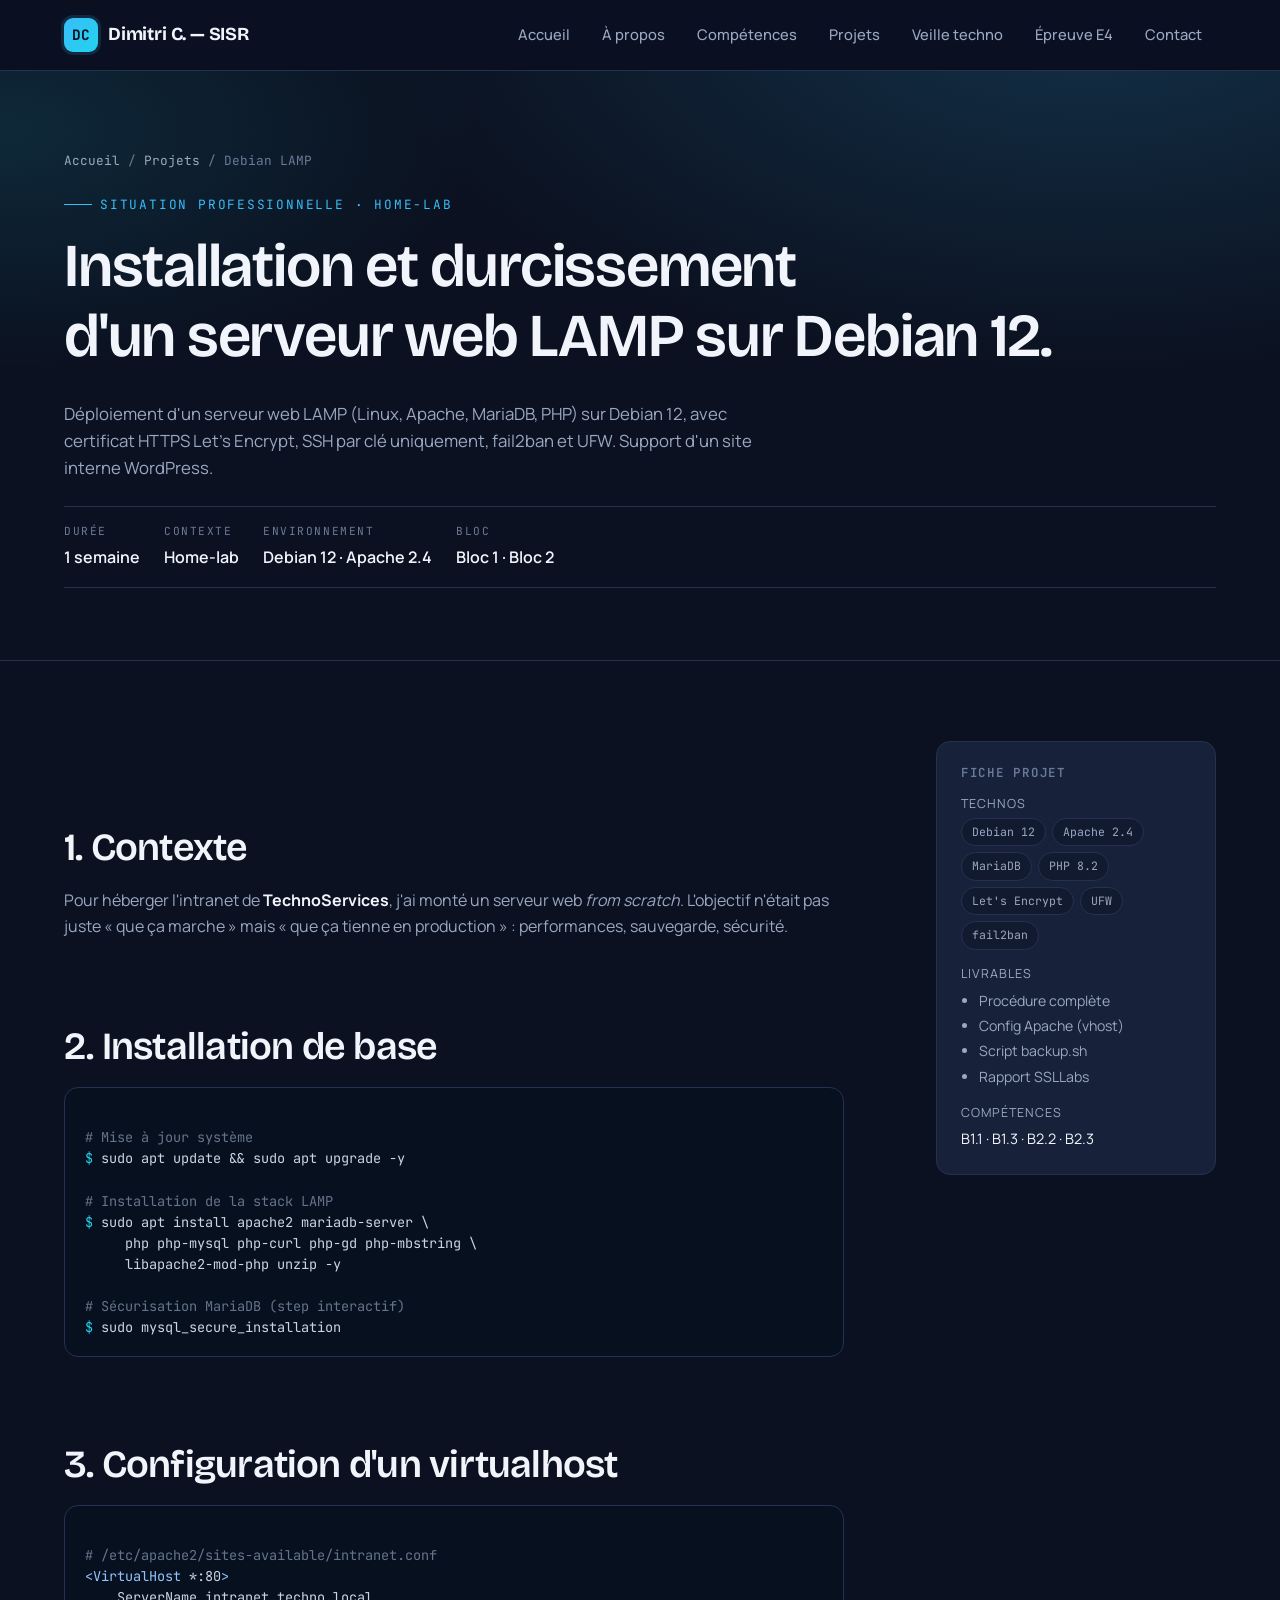
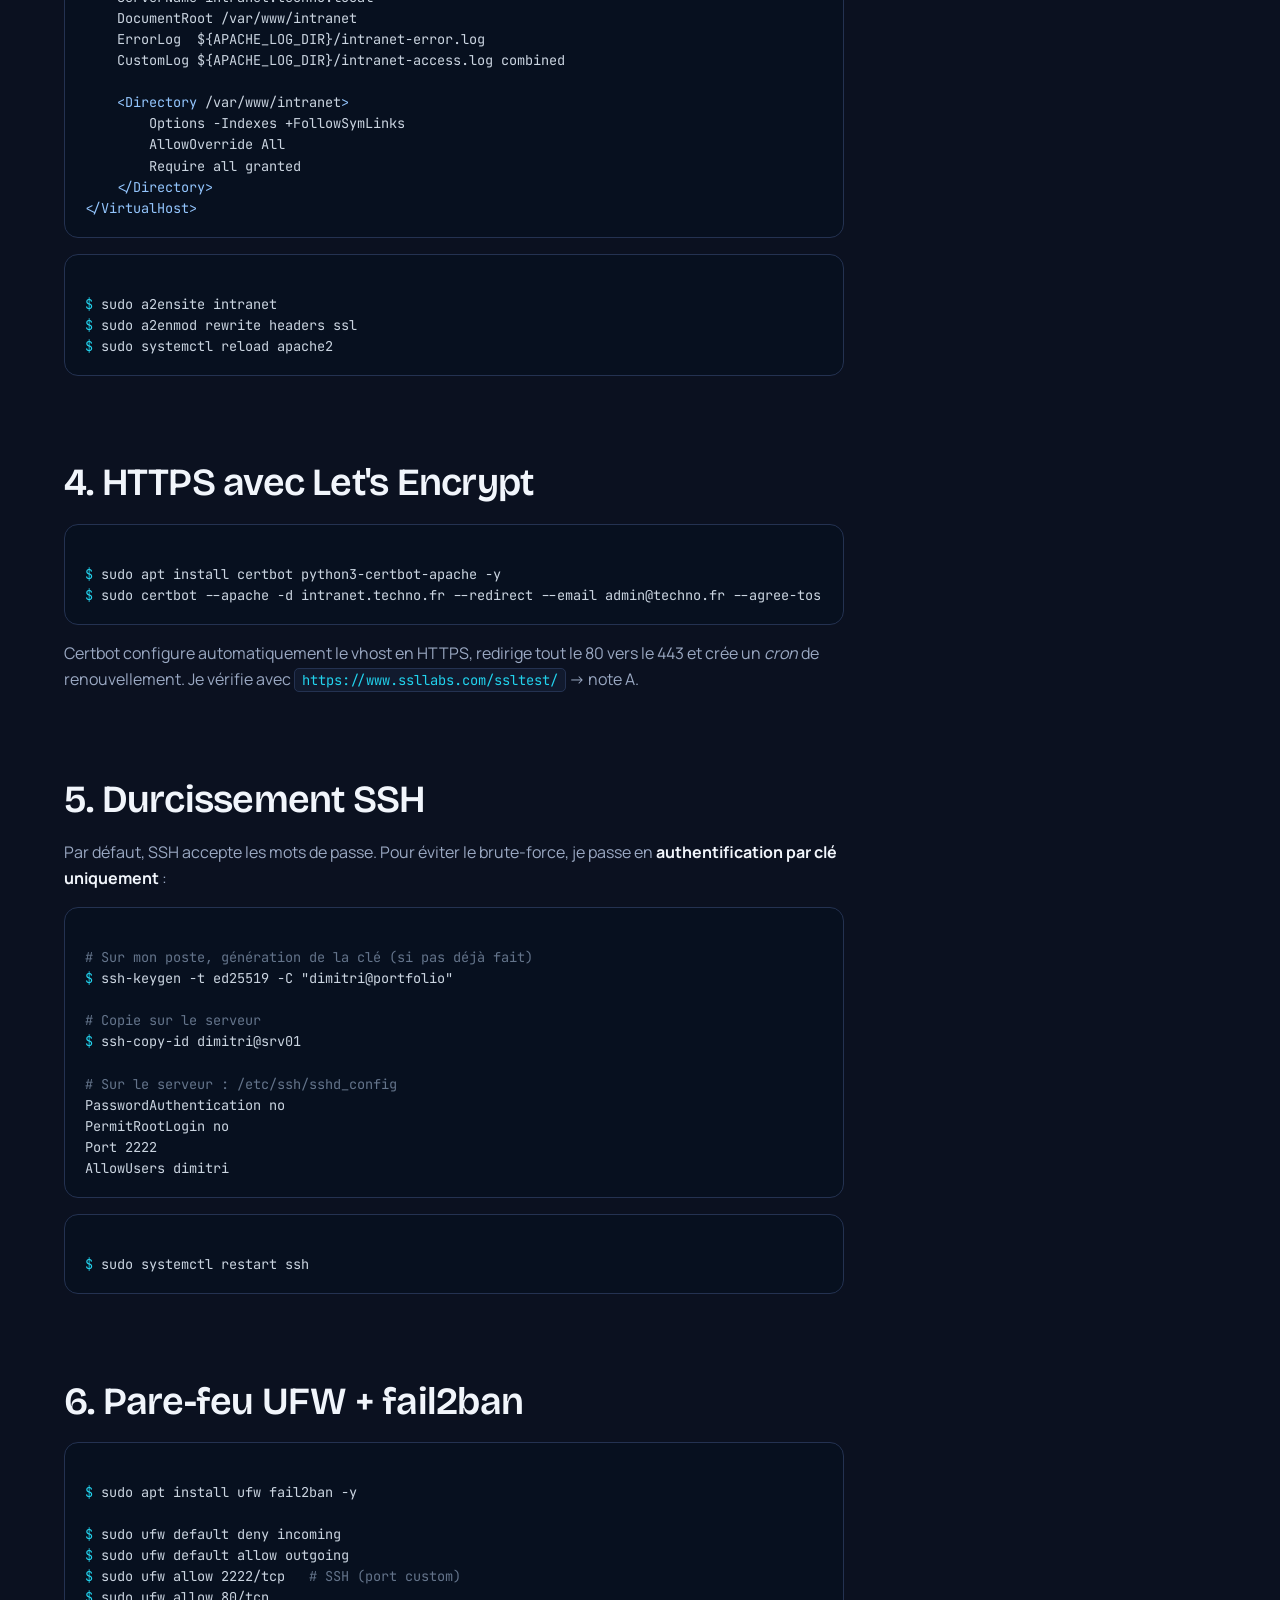
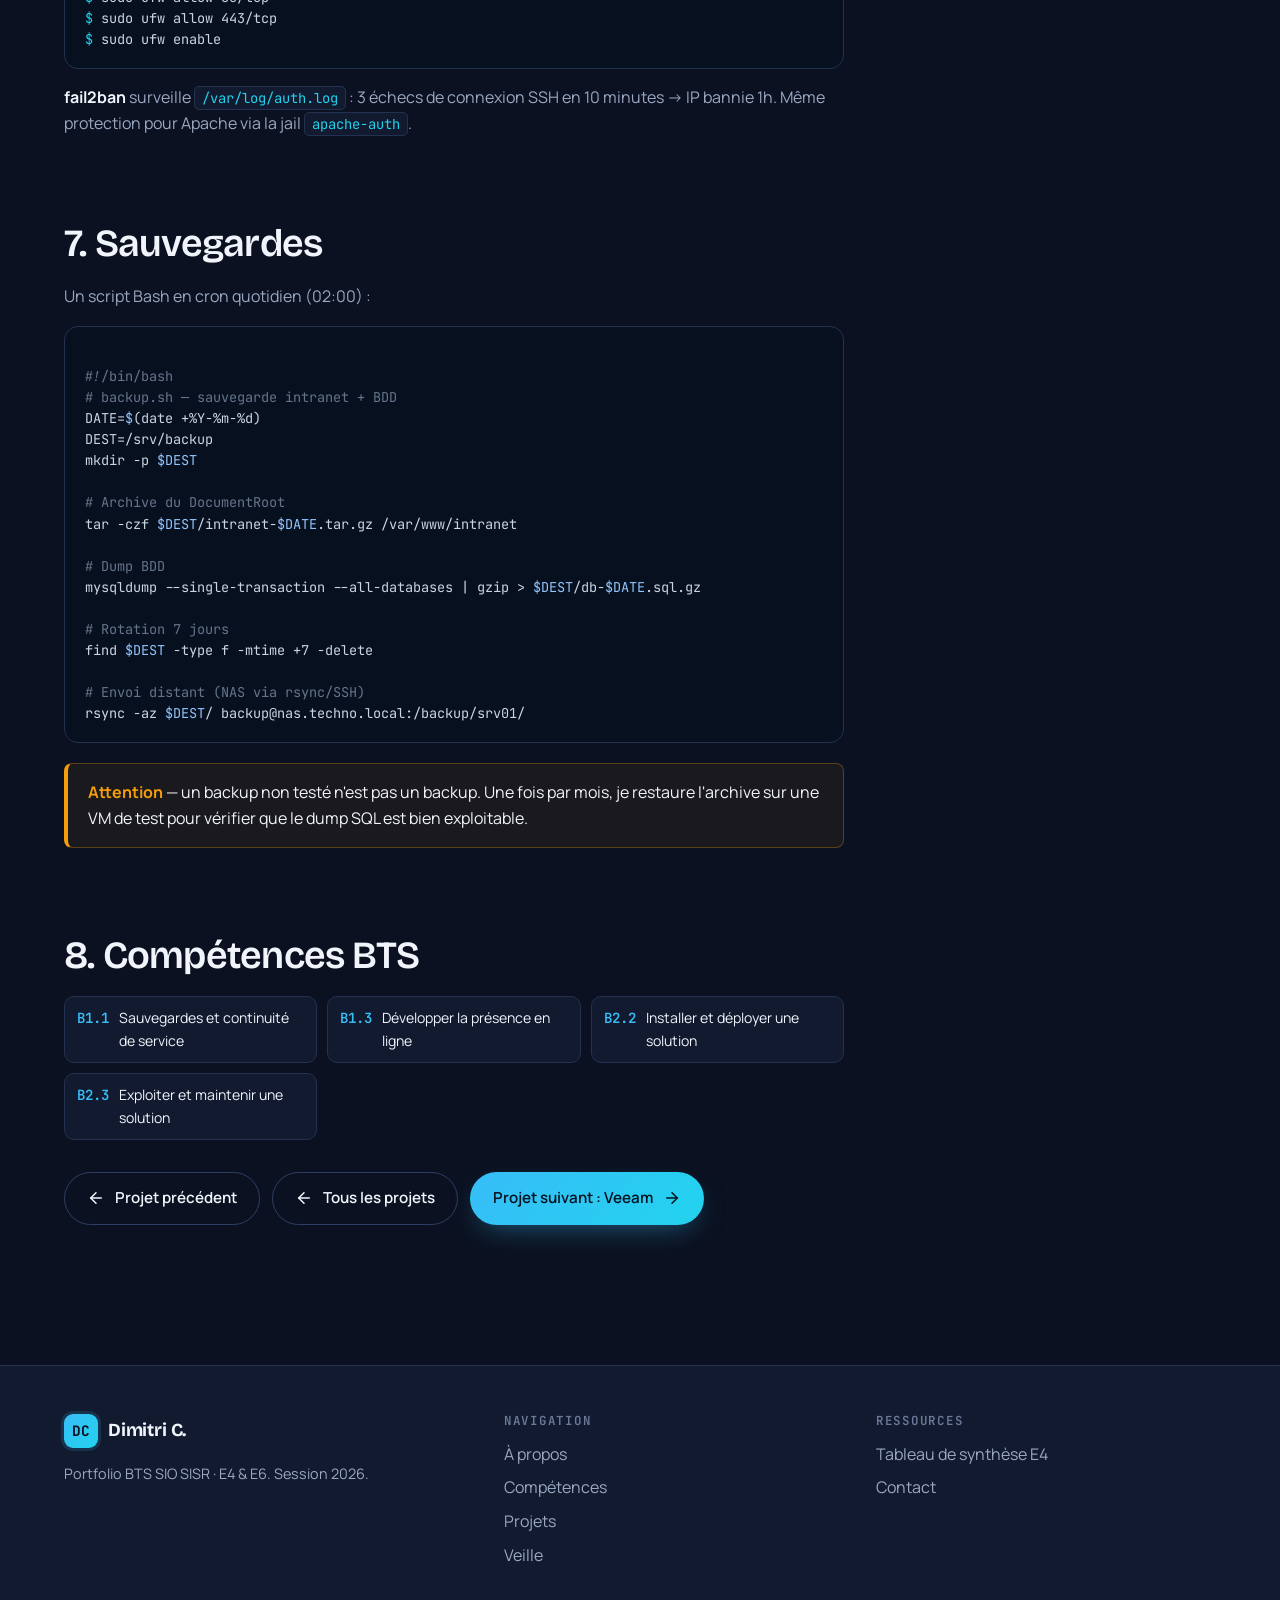
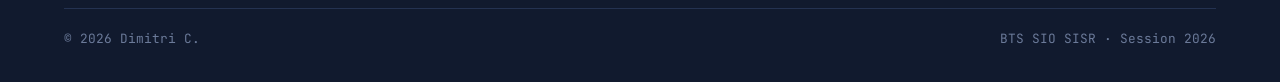
<file: projets/serveur-linux.html>
<!doctype html>
<html lang="fr">
<head>
  <meta charset="utf-8" />
  <meta name="viewport" content="width=device-width, initial-scale=1" />
  <title>Serveur Debian LAMP — Dimitri C. | BTS SIO SISR</title>
  <link rel="icon" href="data:image/svg+xml,%3Csvg xmlns='http://www.w3.org/2000/svg' viewBox='0 0 64 64'%3E%3Crect width='64' height='64' rx='14' fill='%2338BDF8'/%3E%3Ctext x='50%25' y='55%25' text-anchor='middle' font-family='monospace' font-weight='700' font-size='28' fill='%230B1120'%3EDC%3C/text%3E%3C/svg%3E" />
  <link rel="stylesheet" href="../css/style.css" />
</head>
<body>

<header class="nav">
  <div class="nav-inner">
    <a href="../index.html" class="brand"><span class="brand-mark">DC</span><span>Dimitri C. — SISR</span></a>
    <ul class="nav-links">
      <li><a href="../index.html">Accueil</a></li>
      <li><a href="../about.html">À propos</a></li>
      <li><a href="../competences.html">Compétences</a></li>
      <li><a href="../projets.html">Projets</a></li>
      <li><a href="../veille.html">Veille techno</a></li>
      <li><a href="../e4.html">Épreuve E4</a></li>
      <li><a href="../contact.html">Contact</a></li>
    </ul>
    <button class="nav-toggle" aria-label="Menu">
      <svg viewBox="0 0 24 24" fill="none" stroke="currentColor" stroke-width="2" stroke-linecap="round"><line x1="4" y1="7" x2="20" y2="7"/><line x1="4" y1="12" x2="20" y2="12"/><line x1="4" y1="17" x2="20" y2="17"/></svg>
    </button>
  </div>
</header>

<section class="page-hero">
  <div class="container">
    <div class="reveal">
      <div class="breadcrumb">
        <a href="../index.html">Accueil</a> <span>/</span>
        <a href="../projets.html">Projets</a> <span>/</span>
        <span>Debian LAMP</span>
      </div>
      <div class="eyebrow">Situation professionnelle · Home-lab</div>
      <h1>Installation et durcissement<br/>d'un serveur web LAMP sur Debian 12.</h1>
      <p style="max-width: 70ch; font-size: 1.05rem;">Déploiement d'un serveur web LAMP (Linux, Apache, MariaDB, PHP) sur Debian 12, avec certificat HTTPS Let's Encrypt, SSH par clé uniquement, fail2ban et UFW. Support d'un site interne WordPress.</p>

      <div class="meta-row">
        <div class="meta"><span class="meta-label">Durée</span><span class="meta-value">1 semaine</span></div><div class="meta"><span class="meta-label">Contexte</span><span class="meta-value">Home-lab</span></div><div class="meta"><span class="meta-label">Environnement</span><span class="meta-value">Debian 12 · Apache 2.4</span></div><div class="meta"><span class="meta-label">Bloc</span><span class="meta-value">Bloc 1 · Bloc 2</span></div>
      </div>
    </div>
  </div>
</section>

<section class="section">
  <div class="container">
    <div class="grid" style="grid-template-columns: minmax(0,1fr) 280px; gap: 48px; align-items: start;">
      <article class="prose reveal">
        
<h2>1. Contexte</h2>
<p>Pour héberger l'intranet de <strong>TechnoServices</strong>, j'ai monté un serveur web <em>from scratch</em>. L'objectif n'était pas juste «&nbsp;que ça marche&nbsp;» mais «&nbsp;que ça tienne en production&nbsp;»&nbsp;: performances, sauvegarde, sécurité.</p>

<h2>2. Installation de base</h2>

<div class="code-block">
<span class="c"># Mise à jour système</span>
<span class="p">$</span> sudo apt update && sudo apt upgrade -y

<span class="c"># Installation de la stack LAMP</span>
<span class="p">$</span> sudo apt install apache2 mariadb-server \
     php php-mysql php-curl php-gd php-mbstring \
     libapache2-mod-php unzip -y

<span class="c"># Sécurisation MariaDB (step interactif)</span>
<span class="p">$</span> sudo mysql_secure_installation
</div>

<h2>3. Configuration d'un virtualhost</h2>

<div class="code-block">
<span class="c"># /etc/apache2/sites-available/intranet.conf</span>
<span class="k">&lt;VirtualHost</span> *:80<span class="k">&gt;</span>
    ServerName intranet.techno.local
    DocumentRoot /var/www/intranet
    ErrorLog  ${APACHE_LOG_DIR}/intranet-error.log
    CustomLog ${APACHE_LOG_DIR}/intranet-access.log combined

    <span class="k">&lt;Directory</span> /var/www/intranet<span class="k">&gt;</span>
        Options -Indexes +FollowSymLinks
        AllowOverride All
        Require all granted
    <span class="k">&lt;/Directory&gt;</span>
<span class="k">&lt;/VirtualHost&gt;</span>
</div>

<div class="code-block">
<span class="p">$</span> sudo a2ensite intranet
<span class="p">$</span> sudo a2enmod rewrite headers ssl
<span class="p">$</span> sudo systemctl reload apache2
</div>

<h2>4. HTTPS avec Let's Encrypt</h2>

<div class="code-block">
<span class="p">$</span> sudo apt install certbot python3-certbot-apache -y
<span class="p">$</span> sudo certbot --apache -d intranet.techno.fr --redirect --email admin@techno.fr --agree-tos
</div>

<p>Certbot configure automatiquement le vhost en HTTPS, redirige tout le 80 vers le 443 et crée un <em>cron</em> de renouvellement. Je vérifie avec <code>https://www.ssllabs.com/ssltest/</code> → note A.</p>

<h2>5. Durcissement SSH</h2>

<p>Par défaut, SSH accepte les mots de passe. Pour éviter le brute-force, je passe en <strong>authentification par clé uniquement</strong>&nbsp;:</p>

<div class="code-block">
<span class="c"># Sur mon poste, génération de la clé (si pas déjà fait)</span>
<span class="p">$</span> ssh-keygen -t ed25519 -C "dimitri@portfolio"

<span class="c"># Copie sur le serveur</span>
<span class="p">$</span> ssh-copy-id dimitri@srv01

<span class="c"># Sur le serveur : /etc/ssh/sshd_config</span>
PasswordAuthentication no
PermitRootLogin no
Port 2222
AllowUsers dimitri
</div>

<div class="code-block">
<span class="p">$</span> sudo systemctl restart ssh
</div>

<h2>6. Pare-feu UFW + fail2ban</h2>

<div class="code-block">
<span class="p">$</span> sudo apt install ufw fail2ban -y

<span class="p">$</span> sudo ufw default deny incoming
<span class="p">$</span> sudo ufw default allow outgoing
<span class="p">$</span> sudo ufw allow 2222/tcp   <span class="c"># SSH (port custom)</span>
<span class="p">$</span> sudo ufw allow 80/tcp
<span class="p">$</span> sudo ufw allow 443/tcp
<span class="p">$</span> sudo ufw enable
</div>

<p><strong>fail2ban</strong> surveille <code>/var/log/auth.log</code>&nbsp;: 3 échecs de connexion SSH en 10 minutes → IP bannie 1h. Même protection pour Apache via la jail <code>apache-auth</code>.</p>

<h2>7. Sauvegardes</h2>

<p>Un script Bash en cron quotidien (02:00)&nbsp;:</p>

<div class="code-block">
<span class="c">#!/bin/bash
# backup.sh — sauvegarde intranet + BDD</span>
DATE=<span class="k">$</span>(date +%Y-%m-%d)
DEST=/srv/backup
mkdir -p <span class="k">$DEST</span>

<span class="c"># Archive du DocumentRoot</span>
tar -czf <span class="k">$DEST</span>/intranet-<span class="k">$DATE</span>.tar.gz /var/www/intranet

<span class="c"># Dump BDD</span>
mysqldump --single-transaction --all-databases | gzip &gt; <span class="k">$DEST</span>/db-<span class="k">$DATE</span>.sql.gz

<span class="c"># Rotation 7 jours</span>
find <span class="k">$DEST</span> -type f -mtime +7 -delete

<span class="c"># Envoi distant (NAS via rsync/SSH)</span>
rsync -az <span class="k">$DEST</span>/ backup@nas.techno.local:/backup/srv01/
</div>

<div class="note-box warn">
  <strong>Attention</strong> — un backup non testé n'est pas un backup. Une fois par mois, je restaure l'archive sur une VM de test pour vérifier que le dump SQL est bien exploitable.
</div>

<h2>8. Compétences BTS</h2>
<div class="cc-map">
  <div class="cc-chip"><span class="num">B1.1</span><span>Sauvegardes et continuité de service</span></div>
  <div class="cc-chip"><span class="num">B1.3</span><span>Développer la présence en ligne</span></div>
  <div class="cc-chip"><span class="num">B2.2</span><span>Installer et déployer une solution</span></div>
  <div class="cc-chip"><span class="num">B2.3</span><span>Exploiter et maintenir une solution</span></div>
</div>


        <div class="btn-row mt-4">
          <a href="glpi.html" class="btn btn-ghost">
            <svg viewBox="0 0 24 24" fill="none" stroke="currentColor" stroke-width="2" stroke-linecap="round"><line x1="19" y1="12" x2="5" y2="12"/><polyline points="12 19 5 12 12 5"/></svg>
            Projet précédent
          </a><a href="../projets.html" class="btn btn-ghost"><svg viewBox="0 0 24 24" fill="none" stroke="currentColor" stroke-width="2" stroke-linecap="round"><line x1="19" y1="12" x2="5" y2="12"/><polyline points="12 19 5 12 12 5"/></svg>Tous les projets</a><a href="sauvegarde-veeam.html" class="btn btn-primary">
            Projet suivant : Veeam
            <svg viewBox="0 0 24 24" fill="none" stroke="currentColor" stroke-width="2" stroke-linecap="round"><line x1="5" y1="12" x2="19" y2="12"/><polyline points="12 5 19 12 12 19"/></svg>
          </a>
        </div>
      </article>

      <aside class="reveal">
        <div class="card" style="position: sticky; top: 100px;">
          <h4 style="font-family: var(--font-mono); font-size: 0.78rem; text-transform: uppercase; letter-spacing: 0.14em; color: var(--text-dim); margin: 0 0 14px;">Fiche projet</h4>
<dl style="display: grid; gap: 14px; margin: 0; font-size: 0.92rem;">
  <div>
    <dt class="text-muted" style="font-size: 0.78rem; text-transform: uppercase; letter-spacing: .08em;">Technos</dt>
    <dd style="margin: 4px 0 0; display: flex; flex-wrap: wrap; gap: 6px;"><span class="tag">Debian 12</span><span class="tag">Apache 2.4</span><span class="tag">MariaDB</span><span class="tag">PHP 8.2</span><span class="tag">Let's Encrypt</span><span class="tag">UFW</span><span class="tag">fail2ban</span></dd>
  </div>
  <div>
    <dt class="text-muted" style="font-size: 0.78rem; text-transform: uppercase; letter-spacing: .08em;">Livrables</dt>
    <dd style="margin: 4px 0 0;">
      <ul style="padding-left: 18px; margin: 0; color: var(--text-muted); font-size: 0.88rem; line-height: 1.8;"><li>Procédure complète</li><li>Config Apache (vhost)</li><li>Script backup.sh</li><li>Rapport SSLLabs</li></ul>
    </dd>
  </div>
  <div>
    <dt class="text-muted" style="font-size: 0.78rem; text-transform: uppercase; letter-spacing: .08em;">Compétences</dt>
    <dd style="margin: 4px 0 0; color: var(--text); font-size: 0.9rem;">B1.1 · B1.3 · B2.2 · B2.3</dd>
  </div>
</dl>
        </div>
      </aside>
    </div>
  </div>
</section>

<footer>
  <div class="container">
    <div class="foot-grid">
      <div>
        <div class="brand" style="margin-bottom: 14px;"><span class="brand-mark">DC</span><span>Dimitri C.</span></div>
        <p class="text-muted" style="font-size: 0.9rem;">Portfolio BTS SIO SISR · E4 & E6. Session 2026.</p>
      </div>
      <div><h4>Navigation</h4><ul>
        <li><a href="../about.html">À propos</a></li>
        <li><a href="../competences.html">Compétences</a></li>
        <li><a href="../projets.html">Projets</a></li>
        <li><a href="../veille.html">Veille</a></li>
      </ul></div>
      <div><h4>Ressources</h4><ul>
        <li><a href="../e4.html">Tableau de synthèse E4</a></li>
        <li><a href="../contact.html">Contact</a></li>
      </ul></div>
    </div>
    <div class="copy"><span>© 2026 Dimitri C.</span><span>BTS SIO SISR · Session 2026</span></div>
  </div>
</footer>
<script src="../js/main.js"></script>
</body>
</html>
</file>
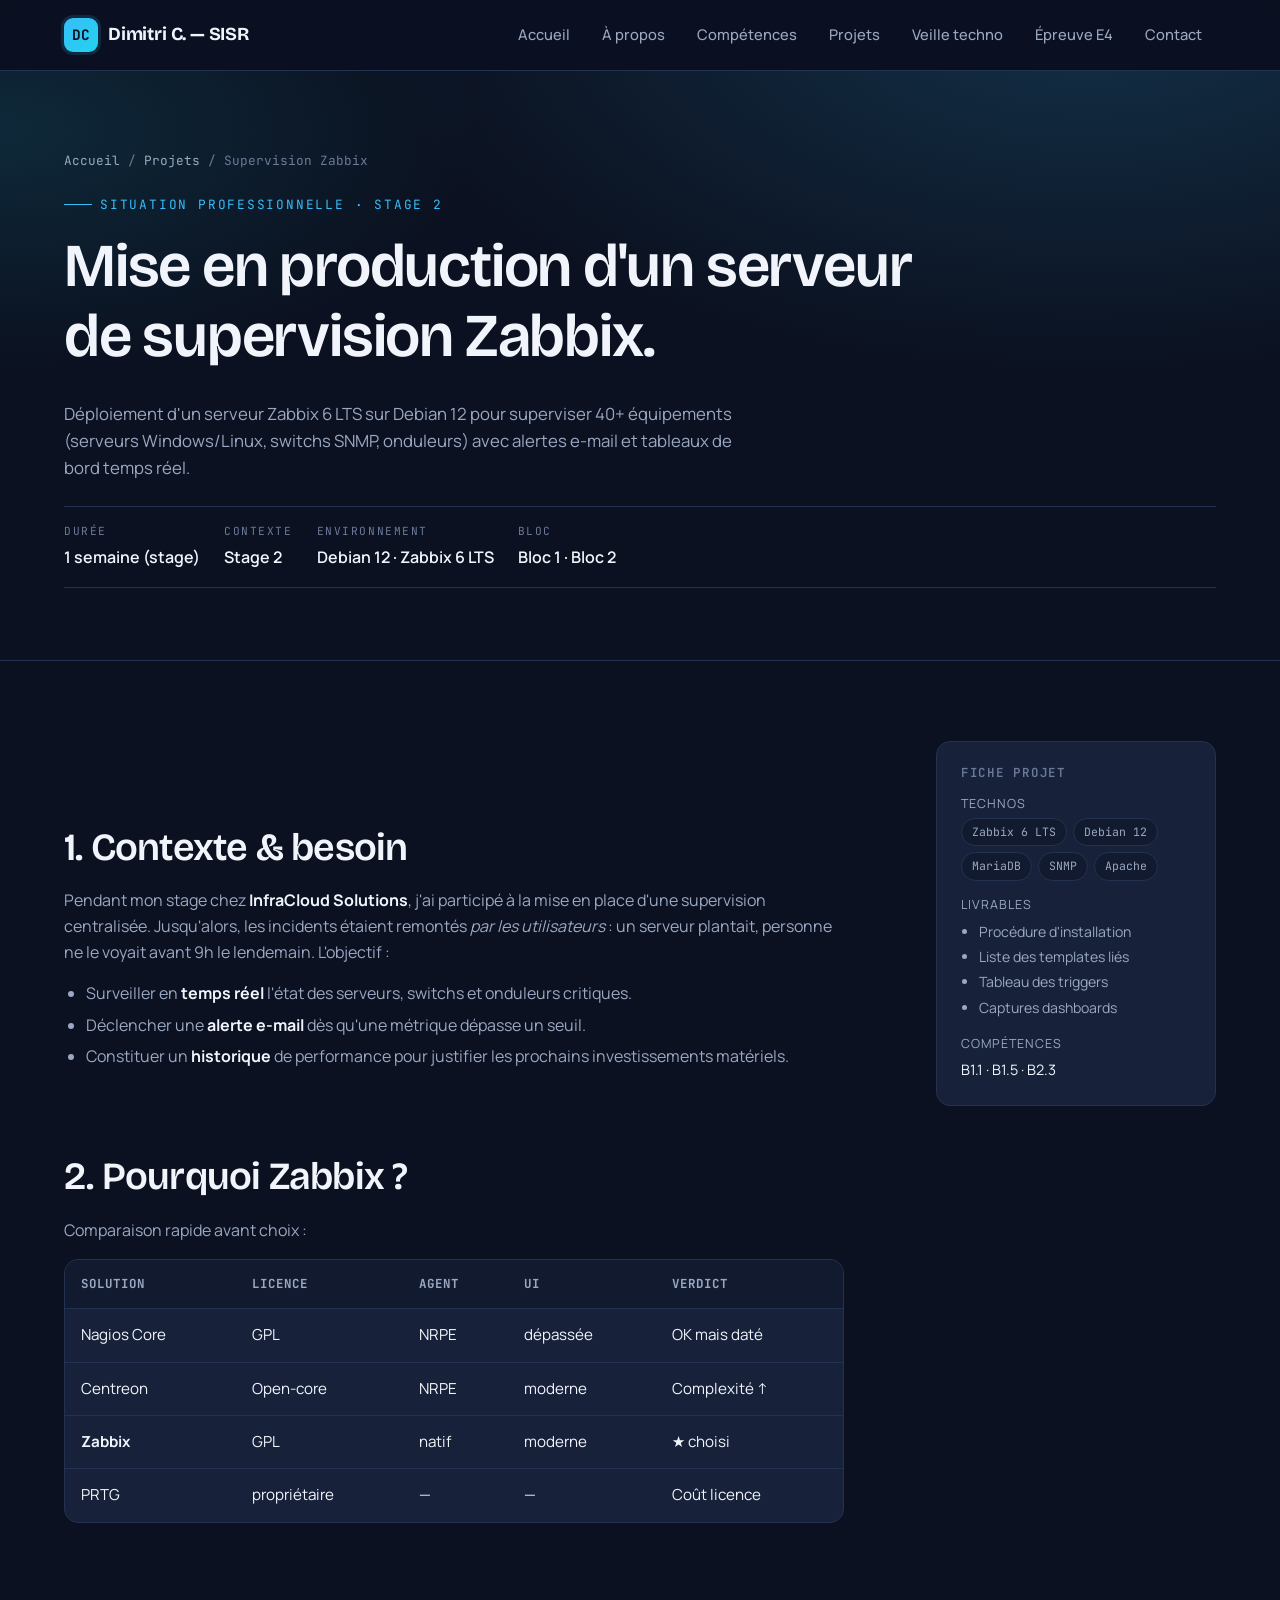
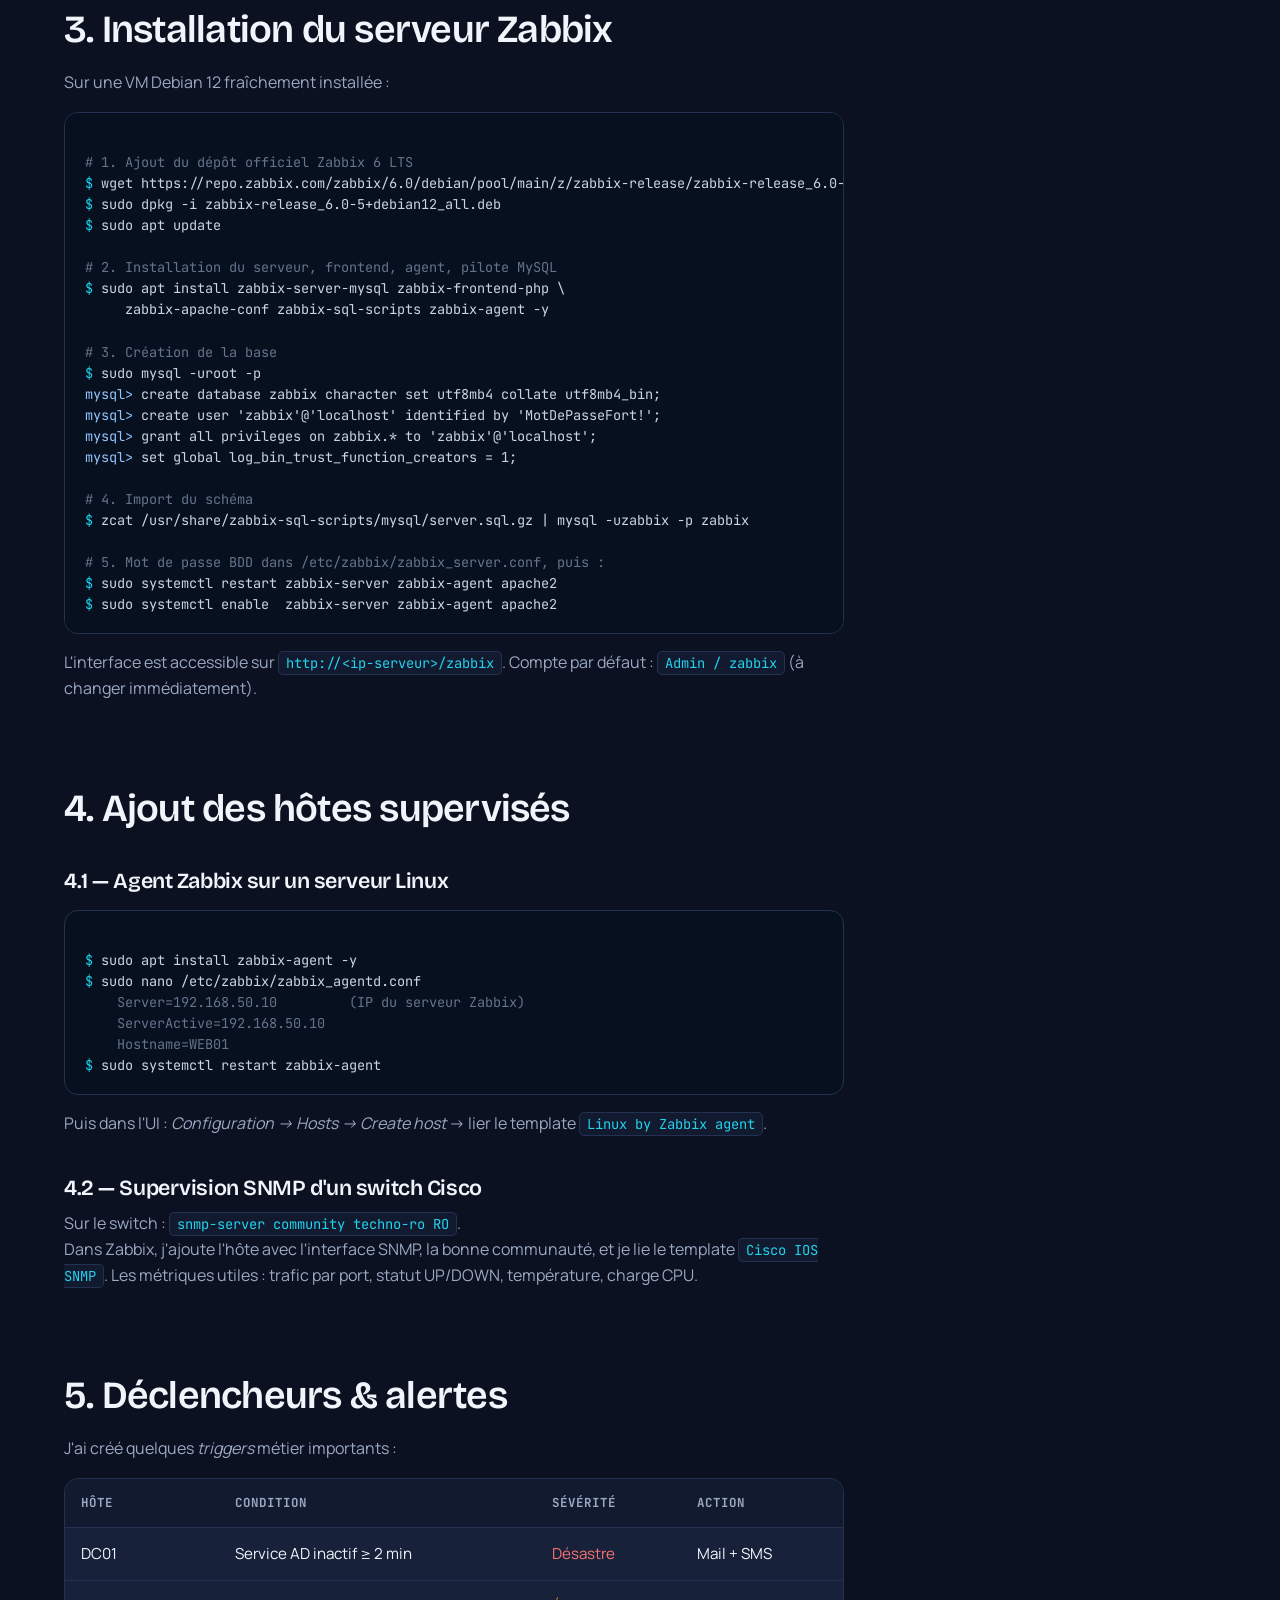
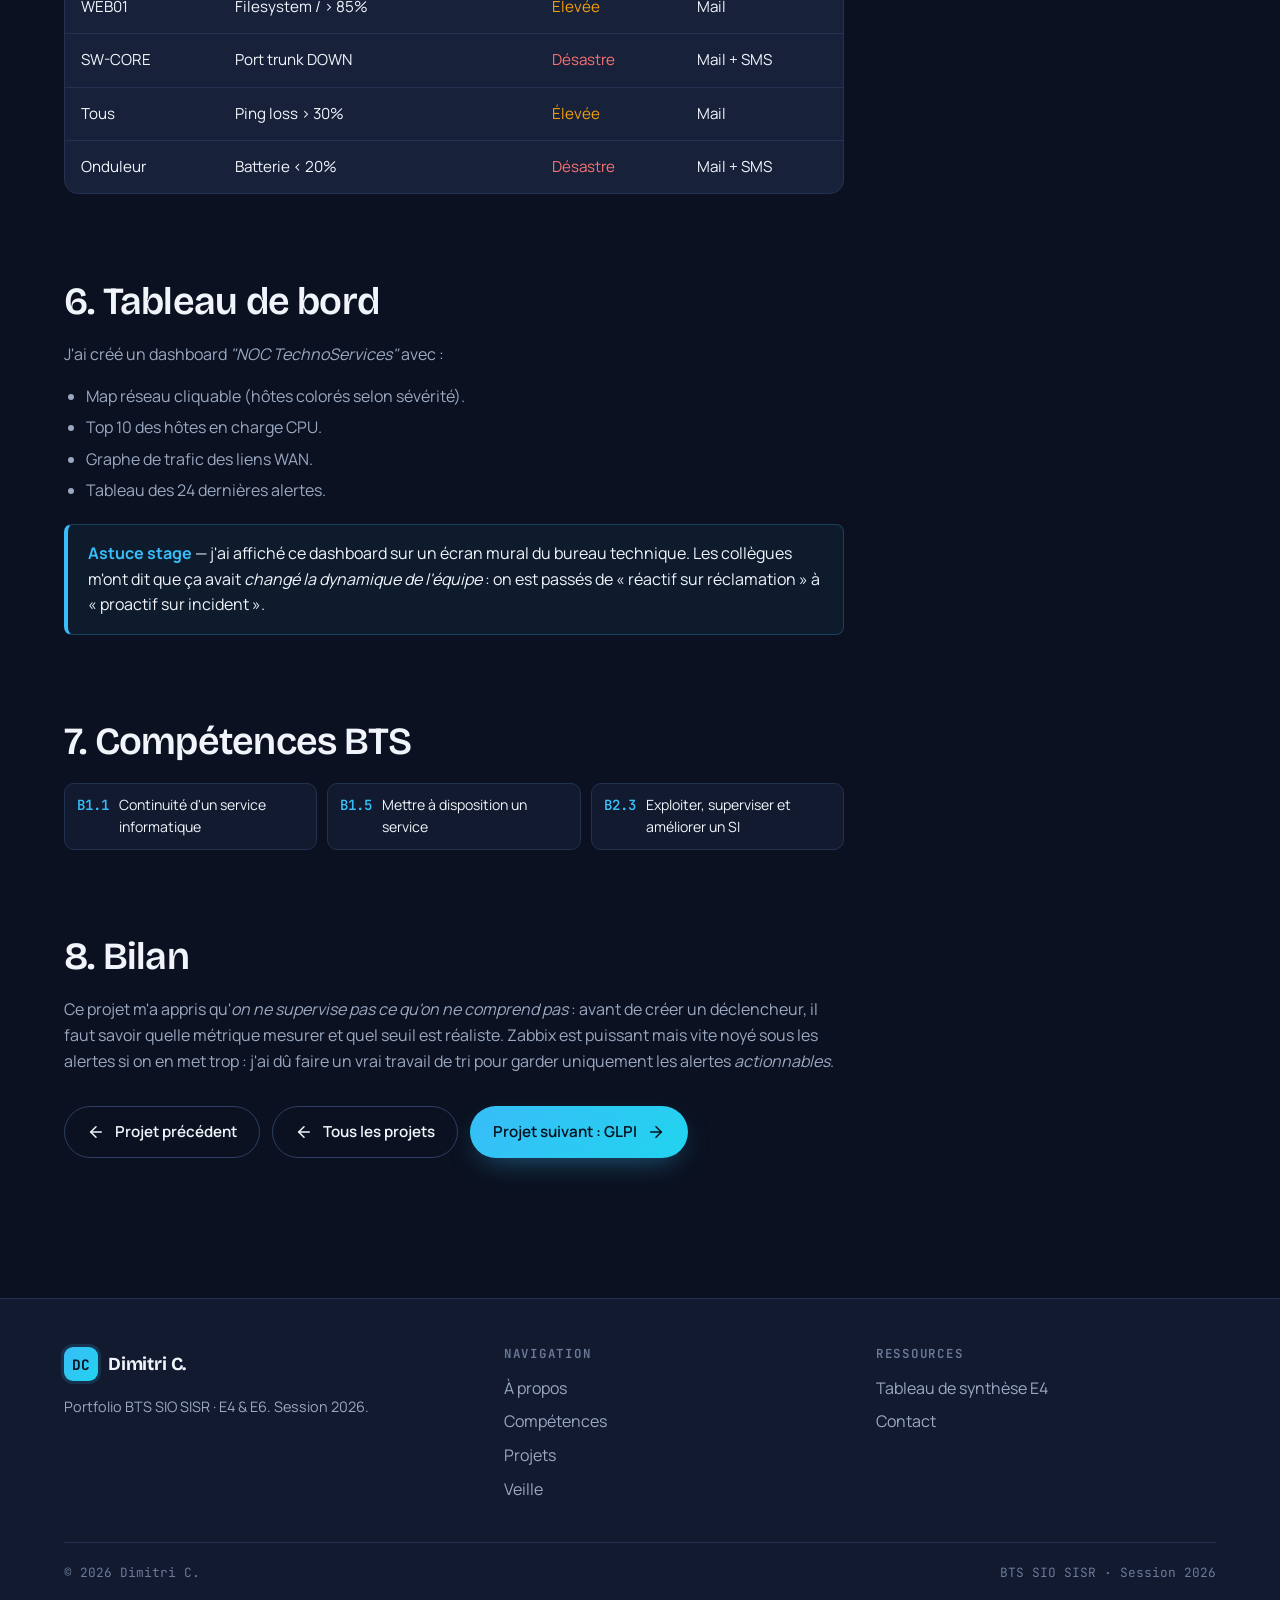
<file: projets/supervision-zabbix.html>
<!doctype html>
<html lang="fr">
<head>
  <meta charset="utf-8" />
  <meta name="viewport" content="width=device-width, initial-scale=1" />
  <title>Supervision Zabbix — Dimitri C. | BTS SIO SISR</title>
  <link rel="icon" href="data:image/svg+xml,%3Csvg xmlns='http://www.w3.org/2000/svg' viewBox='0 0 64 64'%3E%3Crect width='64' height='64' rx='14' fill='%2338BDF8'/%3E%3Ctext x='50%25' y='55%25' text-anchor='middle' font-family='monospace' font-weight='700' font-size='28' fill='%230B1120'%3EDC%3C/text%3E%3C/svg%3E" />
  <link rel="stylesheet" href="../css/style.css" />
</head>
<body>

<header class="nav">
  <div class="nav-inner">
    <a href="../index.html" class="brand"><span class="brand-mark">DC</span><span>Dimitri C. — SISR</span></a>
    <ul class="nav-links">
      <li><a href="../index.html">Accueil</a></li>
      <li><a href="../about.html">À propos</a></li>
      <li><a href="../competences.html">Compétences</a></li>
      <li><a href="../projets.html">Projets</a></li>
      <li><a href="../veille.html">Veille techno</a></li>
      <li><a href="../e4.html">Épreuve E4</a></li>
      <li><a href="../contact.html">Contact</a></li>
    </ul>
    <button class="nav-toggle" aria-label="Menu">
      <svg viewBox="0 0 24 24" fill="none" stroke="currentColor" stroke-width="2" stroke-linecap="round"><line x1="4" y1="7" x2="20" y2="7"/><line x1="4" y1="12" x2="20" y2="12"/><line x1="4" y1="17" x2="20" y2="17"/></svg>
    </button>
  </div>
</header>

<section class="page-hero">
  <div class="container">
    <div class="reveal">
      <div class="breadcrumb">
        <a href="../index.html">Accueil</a> <span>/</span>
        <a href="../projets.html">Projets</a> <span>/</span>
        <span>Supervision Zabbix</span>
      </div>
      <div class="eyebrow">Situation professionnelle · Stage 2</div>
      <h1>Mise en production d'un serveur<br/>de supervision Zabbix.</h1>
      <p style="max-width: 70ch; font-size: 1.05rem;">Déploiement d'un serveur Zabbix 6 LTS sur Debian 12 pour superviser 40+ équipements (serveurs Windows/Linux, switchs SNMP, onduleurs) avec alertes e-mail et tableaux de bord temps réel.</p>

      <div class="meta-row">
        <div class="meta"><span class="meta-label">Durée</span><span class="meta-value">1 semaine (stage)</span></div><div class="meta"><span class="meta-label">Contexte</span><span class="meta-value">Stage 2</span></div><div class="meta"><span class="meta-label">Environnement</span><span class="meta-value">Debian 12 · Zabbix 6 LTS</span></div><div class="meta"><span class="meta-label">Bloc</span><span class="meta-value">Bloc 1 · Bloc 2</span></div>
      </div>
    </div>
  </div>
</section>

<section class="section">
  <div class="container">
    <div class="grid" style="grid-template-columns: minmax(0,1fr) 280px; gap: 48px; align-items: start;">
      <article class="prose reveal">
        
<h2>1. Contexte &amp; besoin</h2>
<p>Pendant mon stage chez <strong>InfraCloud Solutions</strong>, j'ai participé à la mise en place d'une supervision centralisée. Jusqu'alors, les incidents étaient remontés <em>par les utilisateurs</em>&nbsp;: un serveur plantait, personne ne le voyait avant 9h le lendemain. L'objectif&nbsp;:</p>
<ul>
  <li>Surveiller en <strong>temps réel</strong> l'état des serveurs, switchs et onduleurs critiques.</li>
  <li>Déclencher une <strong>alerte e-mail</strong> dès qu'une métrique dépasse un seuil.</li>
  <li>Constituer un <strong>historique</strong> de performance pour justifier les prochains investissements matériels.</li>
</ul>

<h2>2. Pourquoi Zabbix&nbsp;?</h2>
<p>Comparaison rapide avant choix&nbsp;:</p>
<div class="table-wrap">
  <table>
    <thead><tr><th>Solution</th><th>Licence</th><th>Agent</th><th>UI</th><th>Verdict</th></tr></thead>
    <tbody>
      <tr><td>Nagios Core</td><td>GPL</td><td>NRPE</td><td>dépassée</td><td>OK mais daté</td></tr>
      <tr><td>Centreon</td><td>Open-core</td><td>NRPE</td><td>moderne</td><td>Complexité ↑</td></tr>
      <tr><td><strong>Zabbix</strong></td><td>GPL</td><td>natif</td><td>moderne</td><td>★ choisi</td></tr>
      <tr><td>PRTG</td><td>propriétaire</td><td>—</td><td>—</td><td>Coût licence</td></tr>
    </tbody>
  </table>
</div>

<h2>3. Installation du serveur Zabbix</h2>

<p>Sur une VM Debian 12 fraîchement installée&nbsp;:</p>

<div class="code-block">
<span class="c"># 1. Ajout du dépôt officiel Zabbix 6 LTS</span>
<span class="p">$</span> wget https://repo.zabbix.com/zabbix/6.0/debian/pool/main/z/zabbix-release/zabbix-release_6.0-5%2Bdebian12_all.deb
<span class="p">$</span> sudo dpkg -i zabbix-release_6.0-5+debian12_all.deb
<span class="p">$</span> sudo apt update

<span class="c"># 2. Installation du serveur, frontend, agent, pilote MySQL</span>
<span class="p">$</span> sudo apt install zabbix-server-mysql zabbix-frontend-php \
     zabbix-apache-conf zabbix-sql-scripts zabbix-agent -y

<span class="c"># 3. Création de la base</span>
<span class="p">$</span> sudo mysql -uroot -p
<span class="k">mysql></span> create database zabbix character set utf8mb4 collate utf8mb4_bin;
<span class="k">mysql></span> create user 'zabbix'@'localhost' identified by 'MotDePasseFort!';
<span class="k">mysql></span> grant all privileges on zabbix.* to 'zabbix'@'localhost';
<span class="k">mysql></span> set global log_bin_trust_function_creators = 1;

<span class="c"># 4. Import du schéma</span>
<span class="p">$</span> zcat /usr/share/zabbix-sql-scripts/mysql/server.sql.gz | mysql -uzabbix -p zabbix

<span class="c"># 5. Mot de passe BDD dans /etc/zabbix/zabbix_server.conf, puis :</span>
<span class="p">$</span> sudo systemctl restart zabbix-server zabbix-agent apache2
<span class="p">$</span> sudo systemctl enable  zabbix-server zabbix-agent apache2
</div>

<p>L'interface est accessible sur <code>http://&lt;ip-serveur&gt;/zabbix</code>. Compte par défaut&nbsp;: <code>Admin / zabbix</code> (à changer immédiatement).</p>

<h2>4. Ajout des hôtes supervisés</h2>

<h3>4.1 — Agent Zabbix sur un serveur Linux</h3>

<div class="code-block">
<span class="p">$</span> sudo apt install zabbix-agent -y
<span class="p">$</span> sudo nano /etc/zabbix/zabbix_agentd.conf
<span class="c">    Server=192.168.50.10         (IP du serveur Zabbix)
    ServerActive=192.168.50.10
    Hostname=WEB01</span>
<span class="p">$</span> sudo systemctl restart zabbix-agent
</div>

<p>Puis dans l'UI&nbsp;: <em>Configuration → Hosts → Create host</em> → lier le template <code>Linux by Zabbix agent</code>.</p>

<h3>4.2 — Supervision SNMP d'un switch Cisco</h3>

<p>Sur le switch&nbsp;: <code>snmp-server community techno-ro RO</code>.<br/>
Dans Zabbix, j'ajoute l'hôte avec l'interface SNMP, la bonne communauté, et je lie le template <code>Cisco IOS SNMP</code>. Les métriques utiles&nbsp;: trafic par port, statut UP/DOWN, température, charge CPU.</p>

<h2>5. Déclencheurs &amp; alertes</h2>

<p>J'ai créé quelques <em>triggers</em> métier importants&nbsp;:</p>

<div class="table-wrap">
  <table>
    <thead><tr><th>Hôte</th><th>Condition</th><th>Sévérité</th><th>Action</th></tr></thead>
    <tbody>
      <tr><td>DC01</td><td>Service AD inactif ≥ 2 min</td><td style="color:var(--danger);">Désastre</td><td>Mail + SMS</td></tr>
      <tr><td>WEB01</td><td>Filesystem / &gt; 85%</td><td style="color:var(--accent-warm);">Élevée</td><td>Mail</td></tr>
      <tr><td>SW-CORE</td><td>Port trunk DOWN</td><td style="color:var(--danger);">Désastre</td><td>Mail + SMS</td></tr>
      <tr><td>Tous</td><td>Ping loss &gt; 30%</td><td style="color:var(--accent-warm);">Élevée</td><td>Mail</td></tr>
      <tr><td>Onduleur</td><td>Batterie &lt; 20%</td><td style="color:var(--danger);">Désastre</td><td>Mail + SMS</td></tr>
    </tbody>
  </table>
</div>

<h2>6. Tableau de bord</h2>
<p>J'ai créé un dashboard <em>"NOC TechnoServices"</em> avec&nbsp;:</p>
<ul>
  <li>Map réseau cliquable (hôtes colorés selon sévérité).</li>
  <li>Top 10 des hôtes en charge CPU.</li>
  <li>Graphe de trafic des liens WAN.</li>
  <li>Tableau des 24 dernières alertes.</li>
</ul>

<div class="note-box">
  <strong>Astuce stage</strong> — j'ai affiché ce dashboard sur un écran mural du bureau technique. Les collègues m'ont dit que ça avait <em>changé la dynamique de l'équipe</em>&nbsp;: on est passés de «&nbsp;réactif sur réclamation&nbsp;» à «&nbsp;proactif sur incident&nbsp;».
</div>

<h2>7. Compétences BTS</h2>
<div class="cc-map">
  <div class="cc-chip"><span class="num">B1.1</span><span>Continuité d'un service informatique</span></div>
  <div class="cc-chip"><span class="num">B1.5</span><span>Mettre à disposition un service</span></div>
  <div class="cc-chip"><span class="num">B2.3</span><span>Exploiter, superviser et améliorer un SI</span></div>
</div>

<h2>8. Bilan</h2>
<p>Ce projet m'a appris qu'<em>on ne supervise pas ce qu'on ne comprend pas</em>&nbsp;: avant de créer un déclencheur, il faut savoir quelle métrique mesurer et quel seuil est réaliste. Zabbix est puissant mais vite noyé sous les alertes si on en met trop&nbsp;: j'ai dû faire un vrai travail de tri pour garder uniquement les alertes <em>actionnables</em>.</p>


        <div class="btn-row mt-4">
          <a href="vlan-cisco.html" class="btn btn-ghost">
            <svg viewBox="0 0 24 24" fill="none" stroke="currentColor" stroke-width="2" stroke-linecap="round"><line x1="19" y1="12" x2="5" y2="12"/><polyline points="12 19 5 12 12 5"/></svg>
            Projet précédent
          </a><a href="../projets.html" class="btn btn-ghost"><svg viewBox="0 0 24 24" fill="none" stroke="currentColor" stroke-width="2" stroke-linecap="round"><line x1="19" y1="12" x2="5" y2="12"/><polyline points="12 19 5 12 12 5"/></svg>Tous les projets</a><a href="glpi.html" class="btn btn-primary">
            Projet suivant : GLPI
            <svg viewBox="0 0 24 24" fill="none" stroke="currentColor" stroke-width="2" stroke-linecap="round"><line x1="5" y1="12" x2="19" y2="12"/><polyline points="12 5 19 12 12 19"/></svg>
          </a>
        </div>
      </article>

      <aside class="reveal">
        <div class="card" style="position: sticky; top: 100px;">
          <h4 style="font-family: var(--font-mono); font-size: 0.78rem; text-transform: uppercase; letter-spacing: 0.14em; color: var(--text-dim); margin: 0 0 14px;">Fiche projet</h4>
<dl style="display: grid; gap: 14px; margin: 0; font-size: 0.92rem;">
  <div>
    <dt class="text-muted" style="font-size: 0.78rem; text-transform: uppercase; letter-spacing: .08em;">Technos</dt>
    <dd style="margin: 4px 0 0; display: flex; flex-wrap: wrap; gap: 6px;"><span class="tag">Zabbix 6 LTS</span><span class="tag">Debian 12</span><span class="tag">MariaDB</span><span class="tag">SNMP</span><span class="tag">Apache</span></dd>
  </div>
  <div>
    <dt class="text-muted" style="font-size: 0.78rem; text-transform: uppercase; letter-spacing: .08em;">Livrables</dt>
    <dd style="margin: 4px 0 0;">
      <ul style="padding-left: 18px; margin: 0; color: var(--text-muted); font-size: 0.88rem; line-height: 1.8;"><li>Procédure d'installation</li><li>Liste des templates liés</li><li>Tableau des triggers</li><li>Captures dashboards</li></ul>
    </dd>
  </div>
  <div>
    <dt class="text-muted" style="font-size: 0.78rem; text-transform: uppercase; letter-spacing: .08em;">Compétences</dt>
    <dd style="margin: 4px 0 0; color: var(--text); font-size: 0.9rem;">B1.1 · B1.5 · B2.3</dd>
  </div>
</dl>
        </div>
      </aside>
    </div>
  </div>
</section>

<footer>
  <div class="container">
    <div class="foot-grid">
      <div>
        <div class="brand" style="margin-bottom: 14px;"><span class="brand-mark">DC</span><span>Dimitri C.</span></div>
        <p class="text-muted" style="font-size: 0.9rem;">Portfolio BTS SIO SISR · E4 & E6. Session 2026.</p>
      </div>
      <div><h4>Navigation</h4><ul>
        <li><a href="../about.html">À propos</a></li>
        <li><a href="../competences.html">Compétences</a></li>
        <li><a href="../projets.html">Projets</a></li>
        <li><a href="../veille.html">Veille</a></li>
      </ul></div>
      <div><h4>Ressources</h4><ul>
        <li><a href="../e4.html">Tableau de synthèse E4</a></li>
        <li><a href="../contact.html">Contact</a></li>
      </ul></div>
    </div>
    <div class="copy"><span>© 2026 Dimitri C.</span><span>BTS SIO SISR · Session 2026</span></div>
  </div>
</footer>
<script src="../js/main.js"></script>
</body>
</html>
</file>
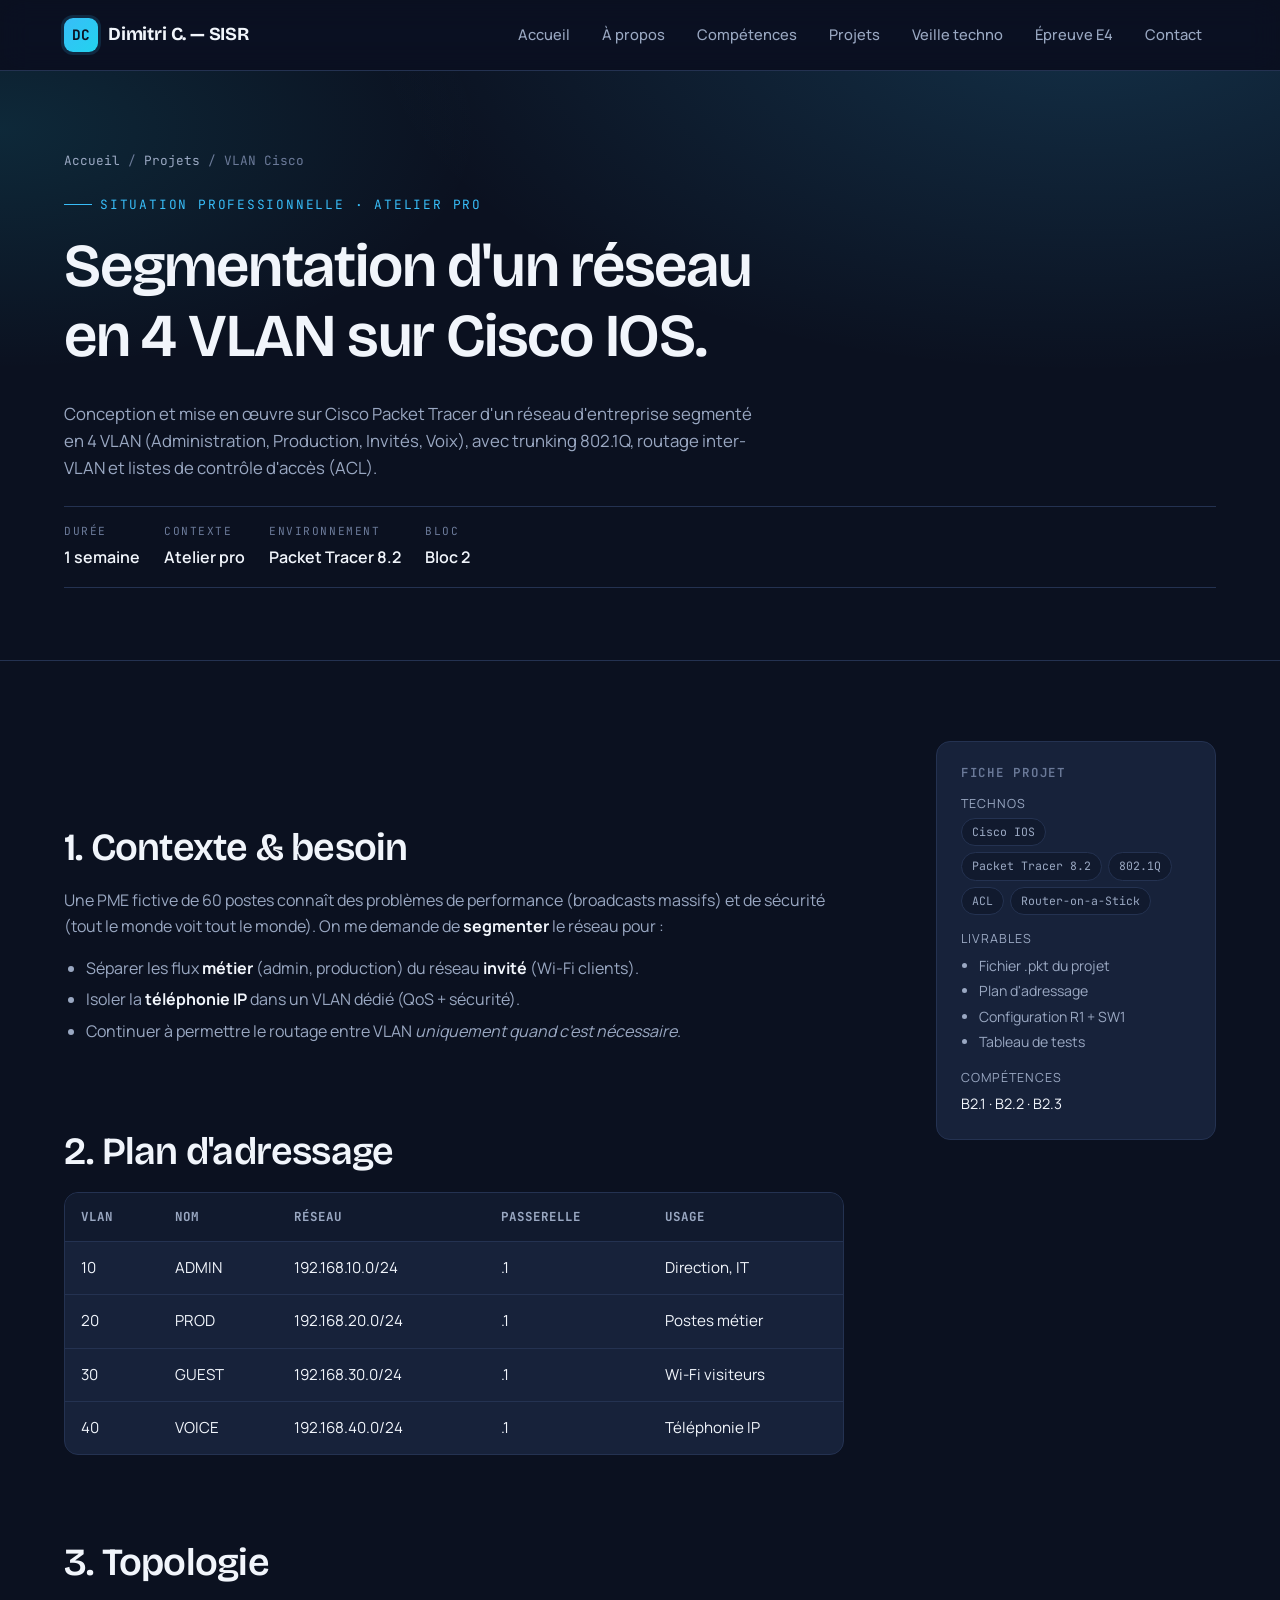
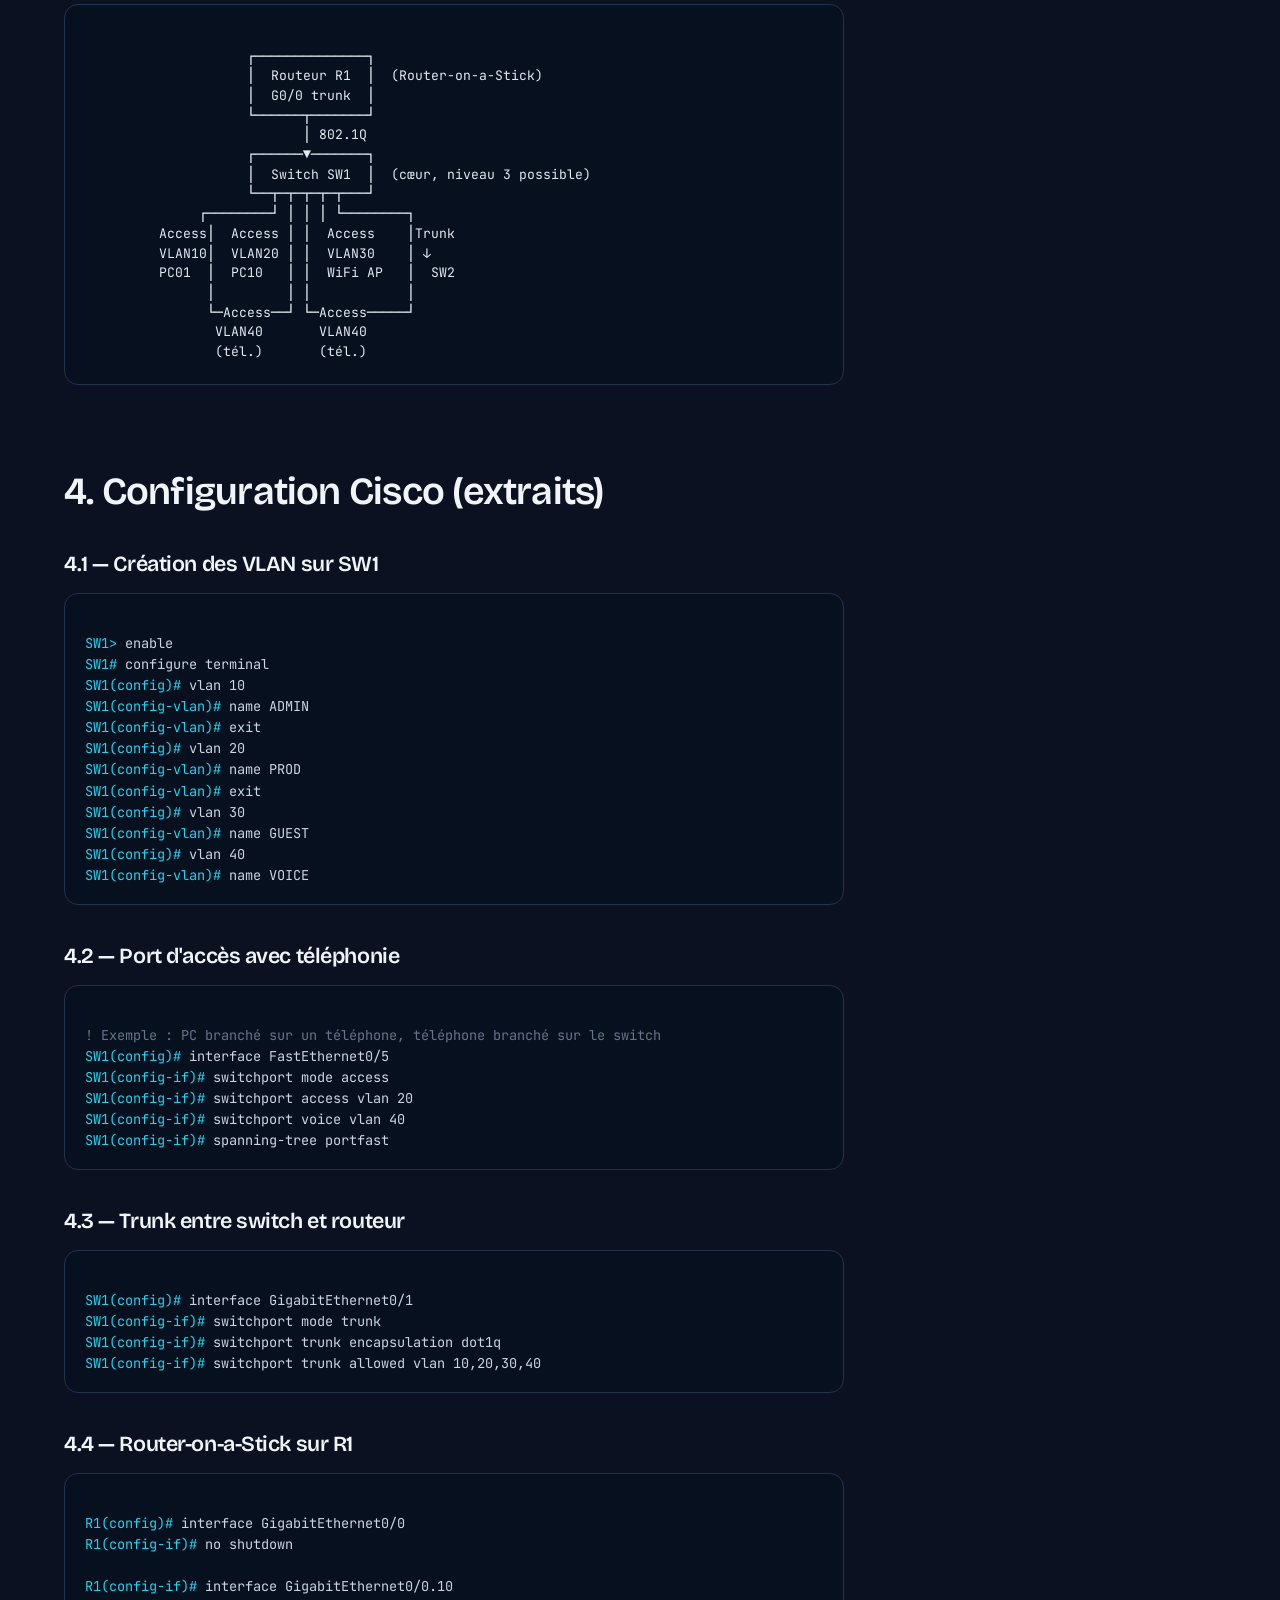
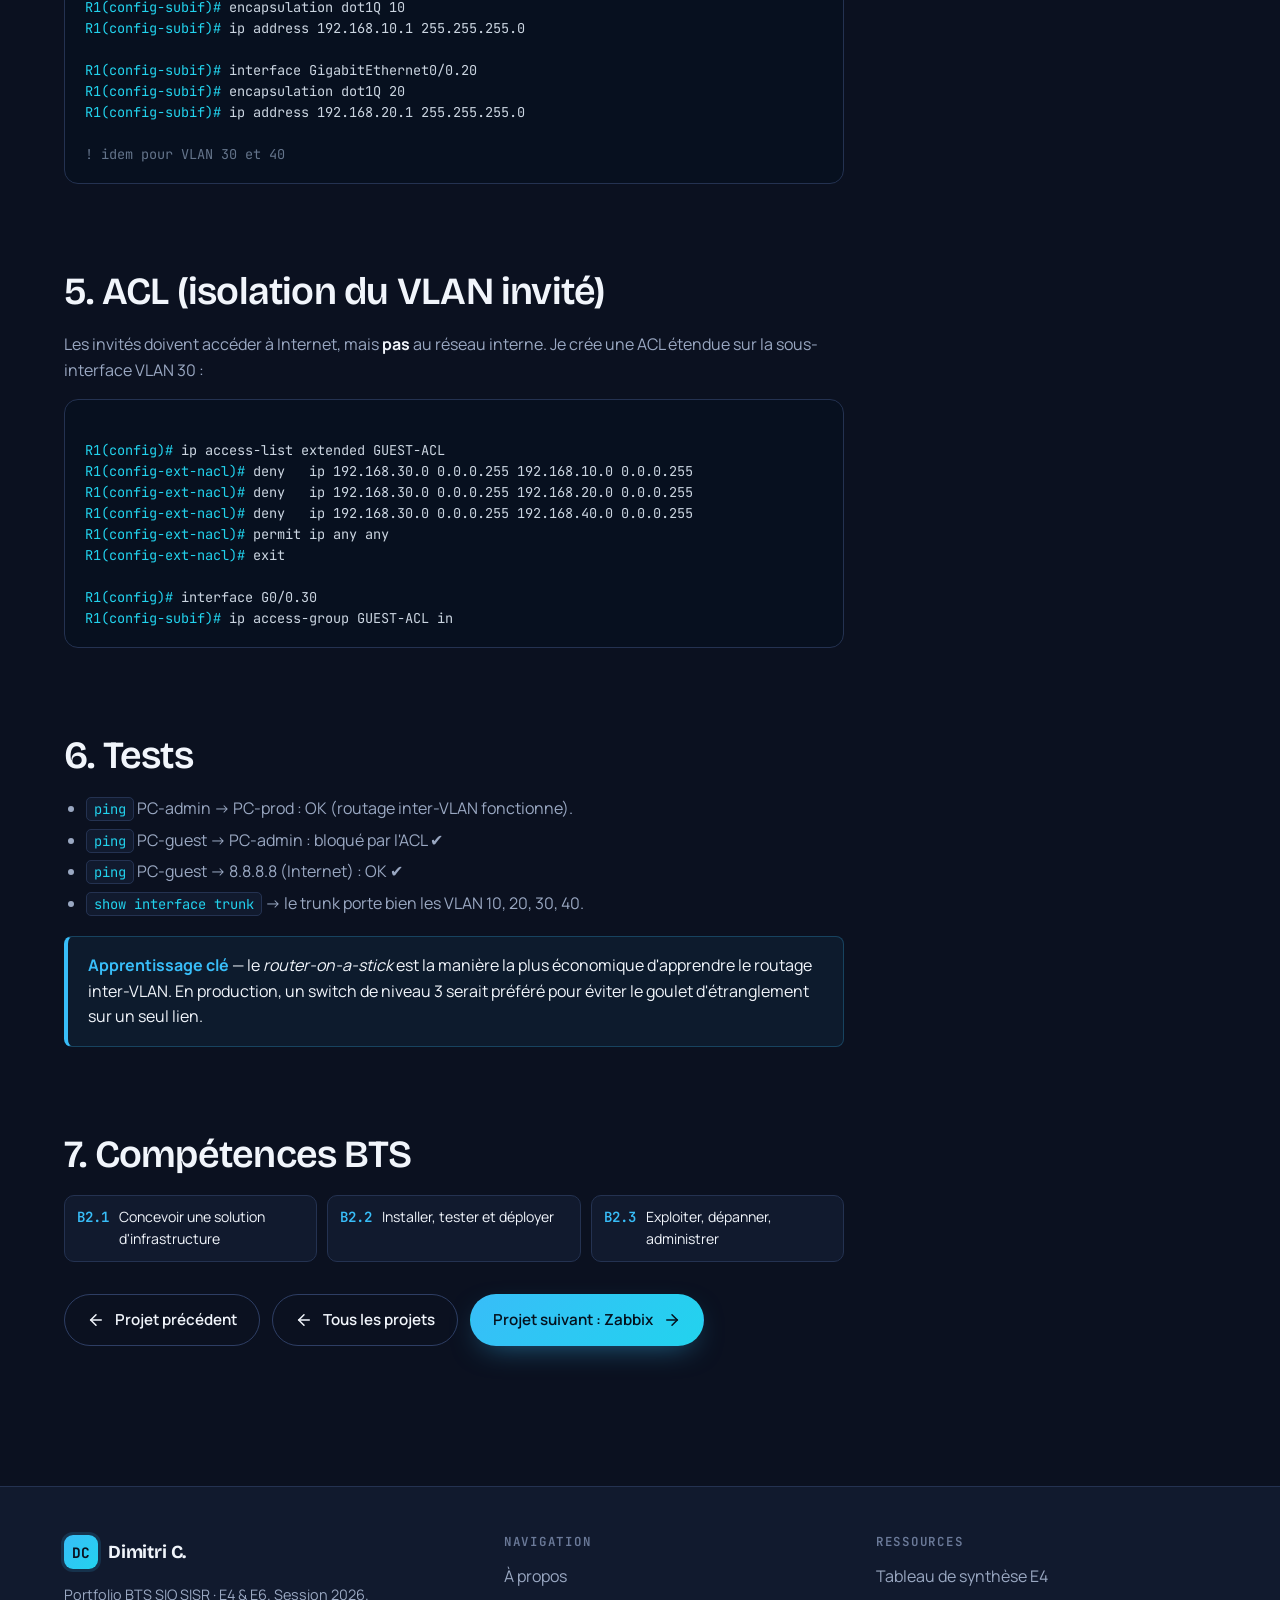
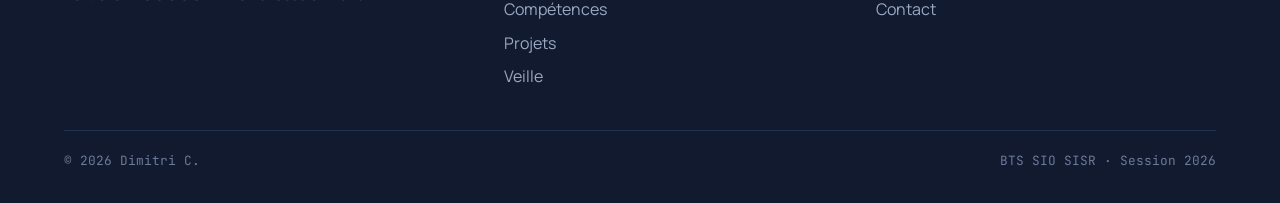
<file: projets/vlan-cisco.html>
<!doctype html>
<html lang="fr">
<head>
  <meta charset="utf-8" />
  <meta name="viewport" content="width=device-width, initial-scale=1" />
  <title>Segmentation VLAN Cisco — Dimitri C. | BTS SIO SISR</title>
  <link rel="icon" href="data:image/svg+xml,%3Csvg xmlns='http://www.w3.org/2000/svg' viewBox='0 0 64 64'%3E%3Crect width='64' height='64' rx='14' fill='%2338BDF8'/%3E%3Ctext x='50%25' y='55%25' text-anchor='middle' font-family='monospace' font-weight='700' font-size='28' fill='%230B1120'%3EDC%3C/text%3E%3C/svg%3E" />
  <link rel="stylesheet" href="../css/style.css" />
</head>
<body>

<header class="nav">
  <div class="nav-inner">
    <a href="../index.html" class="brand"><span class="brand-mark">DC</span><span>Dimitri C. — SISR</span></a>
    <ul class="nav-links">
      <li><a href="../index.html">Accueil</a></li>
      <li><a href="../about.html">À propos</a></li>
      <li><a href="../competences.html">Compétences</a></li>
      <li><a href="../projets.html">Projets</a></li>
      <li><a href="../veille.html">Veille techno</a></li>
      <li><a href="../e4.html">Épreuve E4</a></li>
      <li><a href="../contact.html">Contact</a></li>
    </ul>
    <button class="nav-toggle" aria-label="Menu">
      <svg viewBox="0 0 24 24" fill="none" stroke="currentColor" stroke-width="2" stroke-linecap="round"><line x1="4" y1="7" x2="20" y2="7"/><line x1="4" y1="12" x2="20" y2="12"/><line x1="4" y1="17" x2="20" y2="17"/></svg>
    </button>
  </div>
</header>

<section class="page-hero">
  <div class="container">
    <div class="reveal">
      <div class="breadcrumb">
        <a href="../index.html">Accueil</a> <span>/</span>
        <a href="../projets.html">Projets</a> <span>/</span>
        <span>VLAN Cisco</span>
      </div>
      <div class="eyebrow">Situation professionnelle · Atelier pro</div>
      <h1>Segmentation d'un réseau<br/>en 4 VLAN sur Cisco IOS.</h1>
      <p style="max-width: 70ch; font-size: 1.05rem;">Conception et mise en œuvre sur Cisco Packet Tracer d'un réseau d'entreprise segmenté en 4 VLAN (Administration, Production, Invités, Voix), avec trunking 802.1Q, routage inter-VLAN et listes de contrôle d'accès (ACL).</p>

      <div class="meta-row">
        <div class="meta"><span class="meta-label">Durée</span><span class="meta-value">1 semaine</span></div><div class="meta"><span class="meta-label">Contexte</span><span class="meta-value">Atelier pro</span></div><div class="meta"><span class="meta-label">Environnement</span><span class="meta-value">Packet Tracer 8.2</span></div><div class="meta"><span class="meta-label">Bloc</span><span class="meta-value">Bloc 2</span></div>
      </div>
    </div>
  </div>
</section>

<section class="section">
  <div class="container">
    <div class="grid" style="grid-template-columns: minmax(0,1fr) 280px; gap: 48px; align-items: start;">
      <article class="prose reveal">
        
<h2>1. Contexte &amp; besoin</h2>
<p>Une PME fictive de 60 postes connaît des problèmes de performance (broadcasts massifs) et de sécurité (tout le monde voit tout le monde). On me demande de <strong>segmenter</strong> le réseau pour&nbsp;:</p>
<ul>
  <li>Séparer les flux <strong>métier</strong> (admin, production) du réseau <strong>invité</strong> (Wi-Fi clients).</li>
  <li>Isoler la <strong>téléphonie IP</strong> dans un VLAN dédié (QoS + sécurité).</li>
  <li>Continuer à permettre le routage entre VLAN <em>uniquement quand c'est nécessaire</em>.</li>
</ul>

<h2>2. Plan d'adressage</h2>
<div class="table-wrap">
  <table>
    <thead><tr><th>VLAN</th><th>Nom</th><th>Réseau</th><th>Passerelle</th><th>Usage</th></tr></thead>
    <tbody>
      <tr><td>10</td><td>ADMIN</td><td>192.168.10.0/24</td><td>.1</td><td>Direction, IT</td></tr>
      <tr><td>20</td><td>PROD</td><td>192.168.20.0/24</td><td>.1</td><td>Postes métier</td></tr>
      <tr><td>30</td><td>GUEST</td><td>192.168.30.0/24</td><td>.1</td><td>Wi-Fi visiteurs</td></tr>
      <tr><td>40</td><td>VOICE</td><td>192.168.40.0/24</td><td>.1</td><td>Téléphonie IP</td></tr>
    </tbody>
  </table>
</div>

<h2>3. Topologie</h2>

<div class="ascii-schema">
                    ┌──────────────┐
                    │  Routeur R1  │  (Router-on-a-Stick)
                    │  G0/0 trunk  │
                    └──────┬───────┘
                           │ 802.1Q
                    ┌──────▼───────┐
                    │  Switch SW1  │  (cœur, niveau 3 possible)
                    └──┬─┬─┬─┬─┬───┘
              ┌────────┘ │ │ │ └────────┐
         Access│  Access │ │  Access    │Trunk
         VLAN10│  VLAN20 │ │  VLAN30    │ ↓
         PC01  │  PC10   │ │  WiFi AP   │  SW2
               │         │ │            │
               └─Access──┘ └─Access─────┘
                VLAN40       VLAN40
                (tél.)       (tél.)
</div>

<h2>4. Configuration Cisco (extraits)</h2>

<h3>4.1 — Création des VLAN sur SW1</h3>

<div class="code-block">
<span class="p">SW1></span> enable
<span class="p">SW1#</span> configure terminal
<span class="p">SW1(config)#</span> vlan 10
<span class="p">SW1(config-vlan)#</span> name ADMIN
<span class="p">SW1(config-vlan)#</span> exit
<span class="p">SW1(config)#</span> vlan 20
<span class="p">SW1(config-vlan)#</span> name PROD
<span class="p">SW1(config-vlan)#</span> exit
<span class="p">SW1(config)#</span> vlan 30
<span class="p">SW1(config-vlan)#</span> name GUEST
<span class="p">SW1(config)#</span> vlan 40
<span class="p">SW1(config-vlan)#</span> name VOICE
</div>

<h3>4.2 — Port d'accès avec téléphonie</h3>

<div class="code-block">
<span class="c">! Exemple : PC branché sur un téléphone, téléphone branché sur le switch</span>
<span class="p">SW1(config)#</span> interface FastEthernet0/5
<span class="p">SW1(config-if)#</span> switchport mode access
<span class="p">SW1(config-if)#</span> switchport access vlan 20
<span class="p">SW1(config-if)#</span> switchport voice vlan 40
<span class="p">SW1(config-if)#</span> spanning-tree portfast
</div>

<h3>4.3 — Trunk entre switch et routeur</h3>

<div class="code-block">
<span class="p">SW1(config)#</span> interface GigabitEthernet0/1
<span class="p">SW1(config-if)#</span> switchport mode trunk
<span class="p">SW1(config-if)#</span> switchport trunk encapsulation dot1q
<span class="p">SW1(config-if)#</span> switchport trunk allowed vlan 10,20,30,40
</div>

<h3>4.4 — Router-on-a-Stick sur R1</h3>

<div class="code-block">
<span class="p">R1(config)#</span> interface GigabitEthernet0/0
<span class="p">R1(config-if)#</span> no shutdown

<span class="p">R1(config-if)#</span> interface GigabitEthernet0/0.10
<span class="p">R1(config-subif)#</span> encapsulation dot1Q 10
<span class="p">R1(config-subif)#</span> ip address 192.168.10.1 255.255.255.0

<span class="p">R1(config-subif)#</span> interface GigabitEthernet0/0.20
<span class="p">R1(config-subif)#</span> encapsulation dot1Q 20
<span class="p">R1(config-subif)#</span> ip address 192.168.20.1 255.255.255.0

<span class="c">! idem pour VLAN 30 et 40</span>
</div>

<h2>5. ACL (isolation du VLAN invité)</h2>

<p>Les invités doivent accéder à Internet, mais <strong>pas</strong> au réseau interne. Je crée une ACL étendue sur la sous-interface VLAN 30&nbsp;:</p>

<div class="code-block">
<span class="p">R1(config)#</span> ip access-list extended GUEST-ACL
<span class="p">R1(config-ext-nacl)#</span> deny   ip 192.168.30.0 0.0.0.255 192.168.10.0 0.0.0.255
<span class="p">R1(config-ext-nacl)#</span> deny   ip 192.168.30.0 0.0.0.255 192.168.20.0 0.0.0.255
<span class="p">R1(config-ext-nacl)#</span> deny   ip 192.168.30.0 0.0.0.255 192.168.40.0 0.0.0.255
<span class="p">R1(config-ext-nacl)#</span> permit ip any any
<span class="p">R1(config-ext-nacl)#</span> exit

<span class="p">R1(config)#</span> interface G0/0.30
<span class="p">R1(config-subif)#</span> ip access-group GUEST-ACL in
</div>

<h2>6. Tests</h2>
<ul>
  <li><code>ping</code> PC-admin → PC-prod : OK (routage inter-VLAN fonctionne).</li>
  <li><code>ping</code> PC-guest → PC-admin : bloqué par l'ACL ✔</li>
  <li><code>ping</code> PC-guest → 8.8.8.8 (Internet) : OK ✔</li>
  <li><code>show interface trunk</code> → le trunk porte bien les VLAN 10, 20, 30, 40.</li>
</ul>

<div class="note-box">
  <strong>Apprentissage clé</strong> — le <em>router-on-a-stick</em> est la manière la plus économique d'apprendre le routage inter-VLAN. En production, un switch de niveau 3 serait préféré pour éviter le goulet d'étranglement sur un seul lien.
</div>

<h2>7. Compétences BTS</h2>
<div class="cc-map">
  <div class="cc-chip"><span class="num">B2.1</span><span>Concevoir une solution d'infrastructure</span></div>
  <div class="cc-chip"><span class="num">B2.2</span><span>Installer, tester et déployer</span></div>
  <div class="cc-chip"><span class="num">B2.3</span><span>Exploiter, dépanner, administrer</span></div>
</div>


        <div class="btn-row mt-4">
          <a href="pfsense.html" class="btn btn-ghost">
            <svg viewBox="0 0 24 24" fill="none" stroke="currentColor" stroke-width="2" stroke-linecap="round"><line x1="19" y1="12" x2="5" y2="12"/><polyline points="12 19 5 12 12 5"/></svg>
            Projet précédent
          </a><a href="../projets.html" class="btn btn-ghost"><svg viewBox="0 0 24 24" fill="none" stroke="currentColor" stroke-width="2" stroke-linecap="round"><line x1="19" y1="12" x2="5" y2="12"/><polyline points="12 19 5 12 12 5"/></svg>Tous les projets</a><a href="supervision-zabbix.html" class="btn btn-primary">
            Projet suivant : Zabbix
            <svg viewBox="0 0 24 24" fill="none" stroke="currentColor" stroke-width="2" stroke-linecap="round"><line x1="5" y1="12" x2="19" y2="12"/><polyline points="12 5 19 12 12 19"/></svg>
          </a>
        </div>
      </article>

      <aside class="reveal">
        <div class="card" style="position: sticky; top: 100px;">
          <h4 style="font-family: var(--font-mono); font-size: 0.78rem; text-transform: uppercase; letter-spacing: 0.14em; color: var(--text-dim); margin: 0 0 14px;">Fiche projet</h4>
<dl style="display: grid; gap: 14px; margin: 0; font-size: 0.92rem;">
  <div>
    <dt class="text-muted" style="font-size: 0.78rem; text-transform: uppercase; letter-spacing: .08em;">Technos</dt>
    <dd style="margin: 4px 0 0; display: flex; flex-wrap: wrap; gap: 6px;"><span class="tag">Cisco IOS</span><span class="tag">Packet Tracer 8.2</span><span class="tag">802.1Q</span><span class="tag">ACL</span><span class="tag">Router-on-a-Stick</span></dd>
  </div>
  <div>
    <dt class="text-muted" style="font-size: 0.78rem; text-transform: uppercase; letter-spacing: .08em;">Livrables</dt>
    <dd style="margin: 4px 0 0;">
      <ul style="padding-left: 18px; margin: 0; color: var(--text-muted); font-size: 0.88rem; line-height: 1.8;"><li>Fichier .pkt du projet</li><li>Plan d'adressage</li><li>Configuration R1 + SW1</li><li>Tableau de tests</li></ul>
    </dd>
  </div>
  <div>
    <dt class="text-muted" style="font-size: 0.78rem; text-transform: uppercase; letter-spacing: .08em;">Compétences</dt>
    <dd style="margin: 4px 0 0; color: var(--text); font-size: 0.9rem;">B2.1 · B2.2 · B2.3</dd>
  </div>
</dl>
        </div>
      </aside>
    </div>
  </div>
</section>

<footer>
  <div class="container">
    <div class="foot-grid">
      <div>
        <div class="brand" style="margin-bottom: 14px;"><span class="brand-mark">DC</span><span>Dimitri C.</span></div>
        <p class="text-muted" style="font-size: 0.9rem;">Portfolio BTS SIO SISR · E4 & E6. Session 2026.</p>
      </div>
      <div><h4>Navigation</h4><ul>
        <li><a href="../about.html">À propos</a></li>
        <li><a href="../competences.html">Compétences</a></li>
        <li><a href="../projets.html">Projets</a></li>
        <li><a href="../veille.html">Veille</a></li>
      </ul></div>
      <div><h4>Ressources</h4><ul>
        <li><a href="../e4.html">Tableau de synthèse E4</a></li>
        <li><a href="../contact.html">Contact</a></li>
      </ul></div>
    </div>
    <div class="copy"><span>© 2026 Dimitri C.</span><span>BTS SIO SISR · Session 2026</span></div>
  </div>
</footer>
<script src="../js/main.js"></script>
</body>
</html>
</file>
<file: css/style.css>
/* ============================================
   PORTFOLIO BTS SIO SISR - Dimitri C.
   Design system & global styles
   ============================================ */

@import url('https://fonts.googleapis.com/css2?family=Bricolage+Grotesque:opsz,wght@12..96,300..800&family=Manrope:wght@300..800&family=JetBrains+Mono:wght@400;500;600&display=swap');

/* --- Design tokens --- */
:root {
  --bg: #0B1120;
  --bg-elev: #111A2E;
  --surface: #17223A;
  --surface-2: #1E2B47;
  --border: #243251;
  --border-strong: #2E3E64;

  --text: #F1F5FB;
  --text-muted: #9AA8C2;
  --text-dim: #6B7A99;

  --accent: #38BDF8;
  --accent-2: #22D3EE;
  --accent-warm: #F59E0B;
  --success: #34D399;
  --danger: #F87171;

  --grad-hero: radial-gradient(1200px 600px at 85% -10%, rgba(56,189,248,0.18), transparent 60%),
               radial-gradient(800px 400px at 0% 10%, rgba(34,211,238,0.12), transparent 60%);

  --font-display: "Bricolage Grotesque", ui-sans-serif, system-ui, sans-serif;
  --font-body: "Manrope", ui-sans-serif, system-ui, sans-serif;
  --font-mono: "JetBrains Mono", ui-monospace, monospace;

  --radius-sm: 8px;
  --radius: 14px;
  --radius-lg: 22px;

  --shadow-soft: 0 10px 30px -12px rgba(0,0,0,0.6);
  --shadow-glow: 0 0 0 1px rgba(56,189,248,0.25), 0 10px 40px -10px rgba(56,189,248,0.35);

  --container: 1200px;
}

/* --- Reset --- */
*, *::before, *::after { box-sizing: border-box; }
html { scroll-behavior: smooth; }
body {
  margin: 0;
  font-family: var(--font-body);
  background: var(--bg);
  color: var(--text);
  line-height: 1.6;
  font-size: 16px;
  -webkit-font-smoothing: antialiased;
  overflow-x: hidden;
}

img { max-width: 100%; display: block; }
a { color: var(--accent); text-decoration: none; transition: color .2s ease; }
a:hover { color: var(--accent-2); }

h1,h2,h3,h4 {
  font-family: var(--font-display);
  font-weight: 600;
  line-height: 1.15;
  letter-spacing: -0.02em;
  margin: 0 0 0.5em;
}

h1 { font-size: clamp(2.2rem, 5vw, 3.8rem); }
h2 { font-size: clamp(1.8rem, 3vw, 2.5rem); }
h3 { font-size: 1.35rem; }
p  { margin: 0 0 1em; color: var(--text-muted); }

code, pre { font-family: var(--font-mono); font-size: 0.9em; }

::selection { background: var(--accent); color: var(--bg); }

/* --- Layout --- */
.container {
  max-width: var(--container);
  margin: 0 auto;
  padding: 0 24px;
}

.section { padding: 80px 0; position: relative; }
.section-sm { padding: 48px 0; }

.eyebrow {
  display: inline-flex;
  align-items: center;
  gap: 8px;
  font-family: var(--font-mono);
  font-size: 0.8rem;
  text-transform: uppercase;
  letter-spacing: 0.14em;
  color: var(--accent);
  margin-bottom: 16px;
}
.eyebrow::before {
  content: "";
  width: 28px;
  height: 1px;
  background: var(--accent);
}

/* --- Top navigation --- */
.nav {
  position: sticky;
  top: 0;
  z-index: 50;
  background: rgba(11, 17, 32, 0.82);
  backdrop-filter: saturate(180%) blur(14px);
  -webkit-backdrop-filter: saturate(180%) blur(14px);
  border-bottom: 1px solid var(--border);
}
.nav-inner {
  display: flex;
  align-items: center;
  justify-content: space-between;
  padding: 18px 24px;
  max-width: var(--container);
  margin: 0 auto;
}
.brand {
  display: flex;
  align-items: center;
  gap: 10px;
  font-family: var(--font-display);
  font-weight: 700;
  font-size: 1.15rem;
  color: var(--text);
  letter-spacing: -0.01em;
}
.brand-mark {
  width: 34px;
  height: 34px;
  display: grid;
  place-items: center;
  background: linear-gradient(135deg, var(--accent), var(--accent-2));
  color: #0B1120;
  border-radius: 9px;
  font-family: var(--font-mono);
  font-weight: 700;
  font-size: 0.9rem;
  box-shadow: 0 0 0 3px rgba(56,189,248,0.15);
}
.nav-links {
  display: flex;
  gap: 4px;
  align-items: center;
  list-style: none;
  padding: 0;
  margin: 0;
}
.nav-links a {
  padding: 8px 14px;
  color: var(--text-muted);
  font-size: 0.92rem;
  border-radius: 999px;
  font-weight: 500;
  transition: all .2s ease;
}
.nav-links a:hover, .nav-links a.active {
  color: var(--text);
  background: var(--surface);
}
.nav-toggle {
  display: none;
  background: transparent;
  border: 1px solid var(--border);
  color: var(--text);
  width: 40px;
  height: 40px;
  border-radius: 10px;
  cursor: pointer;
  align-items: center;
  justify-content: center;
}
.nav-toggle svg { width: 20px; height: 20px; }

@media (max-width: 860px) {
  .nav-links {
    display: none;
    position: absolute;
    top: 72px;
    left: 16px;
    right: 16px;
    background: var(--bg-elev);
    border: 1px solid var(--border);
    border-radius: var(--radius);
    padding: 12px;
    flex-direction: column;
    align-items: stretch;
    box-shadow: var(--shadow-soft);
  }
  .nav-links.open { display: flex; }
  .nav-links a { padding: 12px 16px; }
  .nav-toggle { display: inline-flex; }
}

/* --- Hero --- */
.hero {
  position: relative;
  padding: 120px 0 80px;
  background: var(--grad-hero);
  overflow: hidden;
}
.hero::before {
  content: "";
  position: absolute;
  inset: 0;
  background-image:
    linear-gradient(rgba(56,189,248,0.05) 1px, transparent 1px),
    linear-gradient(90deg, rgba(56,189,248,0.05) 1px, transparent 1px);
  background-size: 60px 60px;
  mask-image: radial-gradient(circle at 50% 30%, black 20%, transparent 70%);
  pointer-events: none;
}
.hero-grid {
  display: grid;
  grid-template-columns: 1.1fr 0.9fr;
  gap: 60px;
  align-items: center;
  position: relative;
}
@media (max-width: 900px) {
  .hero-grid { grid-template-columns: 1fr; gap: 48px; }
}
.hero h1 span.accent {
  background: linear-gradient(120deg, var(--accent), var(--accent-2));
  -webkit-background-clip: text;
  background-clip: text;
  color: transparent;
}
.hero-lede {
  font-size: 1.1rem;
  color: var(--text-muted);
  max-width: 55ch;
  margin-bottom: 28px;
}

.hero-card {
  background: linear-gradient(180deg, var(--surface), var(--bg-elev));
  border: 1px solid var(--border);
  border-radius: var(--radius-lg);
  padding: 26px;
  box-shadow: var(--shadow-soft);
  position: relative;
  overflow: hidden;
}
.hero-card::after {
  content: "";
  position: absolute;
  top: -40%;
  right: -30%;
  width: 70%;
  height: 120%;
  background: radial-gradient(closest-side, rgba(56,189,248,0.22), transparent 70%);
  pointer-events: none;
}
.hero-terminal {
  background: #07101F;
  border: 1px solid var(--border);
  border-radius: var(--radius);
  font-family: var(--font-mono);
  font-size: 0.82rem;
  padding: 16px;
  color: #cbd5e1;
}
.terminal-bar {
  display: flex;
  gap: 6px;
  margin-bottom: 14px;
}
.terminal-bar span {
  width: 11px; height: 11px; border-radius: 50%;
  background: #334155;
}
.terminal-bar span:nth-child(1) { background: #ef4444; }
.terminal-bar span:nth-child(2) { background: #f59e0b; }
.terminal-bar span:nth-child(3) { background: #22c55e; }
.term-line { margin: 4px 0; white-space: pre-wrap; }
.term-prompt { color: var(--accent-2); }
.term-comment { color: #64748B; }
.term-ok { color: var(--success); }

/* --- Buttons --- */
.btn-row { display: flex; gap: 12px; flex-wrap: wrap; }
.btn {
  display: inline-flex;
  align-items: center;
  gap: 10px;
  padding: 13px 22px;
  border-radius: 999px;
  font-weight: 600;
  font-size: 0.95rem;
  transition: transform .15s ease, box-shadow .2s ease, background .2s ease;
  cursor: pointer;
  border: 1px solid transparent;
  font-family: var(--font-body);
}
.btn-primary {
  background: linear-gradient(135deg, var(--accent), var(--accent-2));
  color: #04111E;
  box-shadow: 0 10px 30px -12px rgba(56,189,248,0.55);
}
.btn-primary:hover { transform: translateY(-2px); color: #04111E; }
.btn-ghost {
  background: transparent;
  color: var(--text);
  border: 1px solid var(--border-strong);
}
.btn-ghost:hover { background: var(--surface); color: var(--text); }
.btn svg { width: 18px; height: 18px; }

/* --- Stats chip row --- */
.stats {
  display: flex;
  gap: 32px;
  flex-wrap: wrap;
  margin-top: 40px;
}
.stat { }
.stat-value {
  font-family: var(--font-display);
  font-size: 2rem;
  font-weight: 700;
  color: var(--text);
  line-height: 1;
}
.stat-label {
  font-family: var(--font-mono);
  text-transform: uppercase;
  font-size: 0.72rem;
  color: var(--text-dim);
  letter-spacing: 0.12em;
  margin-top: 6px;
}

/* --- Cards grid --- */
.grid { display: grid; gap: 24px; }
.grid-2 { grid-template-columns: repeat(2, 1fr); }
.grid-3 { grid-template-columns: repeat(3, 1fr); }
@media (max-width: 900px) {
  .grid-2, .grid-3 { grid-template-columns: 1fr; }
}

.card {
  background: var(--surface);
  border: 1px solid var(--border);
  border-radius: var(--radius);
  padding: 24px;
  transition: border-color .2s ease, transform .2s ease;
}
.card:hover { border-color: var(--border-strong); }

.card-icon {
  width: 44px;
  height: 44px;
  border-radius: 12px;
  background: linear-gradient(135deg, rgba(56,189,248,0.16), rgba(34,211,238,0.10));
  border: 1px solid rgba(56,189,248,0.3);
  display: grid; place-items: center;
  color: var(--accent);
  margin-bottom: 14px;
}
.card-icon svg { width: 22px; height: 22px; }
.card h3 { margin-bottom: 8px; }
.card p { color: var(--text-muted); font-size: 0.95rem; }

/* --- Project cards (link style) --- */
.project-card {
  display: block;
  text-decoration: none;
  color: inherit;
  background: var(--surface);
  border: 1px solid var(--border);
  border-radius: var(--radius);
  padding: 0;
  overflow: hidden;
  transition: transform .25s ease, border-color .25s ease, box-shadow .25s ease;
}
.project-card:hover {
  transform: translateY(-4px);
  border-color: var(--border-strong);
  box-shadow: var(--shadow-soft);
}
.project-thumb {
  aspect-ratio: 16/9;
  background: linear-gradient(135deg, #0E1A33, #162745);
  border-bottom: 1px solid var(--border);
  position: relative;
  overflow: hidden;
}
.project-thumb::before {
  content: "";
  position: absolute;
  inset: 0;
  background-image:
    linear-gradient(rgba(56,189,248,0.08) 1px, transparent 1px),
    linear-gradient(90deg, rgba(56,189,248,0.08) 1px, transparent 1px);
  background-size: 28px 28px;
}
.project-thumb-label {
  position: absolute;
  inset: 0;
  display: grid;
  place-items: center;
  font-family: var(--font-display);
  font-size: 2.2rem;
  font-weight: 700;
  color: var(--text);
  letter-spacing: -0.02em;
  text-align: center;
  padding: 20px;
}
.project-thumb-sub {
  position: absolute;
  bottom: 16px;
  left: 16px;
  font-family: var(--font-mono);
  font-size: 0.7rem;
  text-transform: uppercase;
  color: var(--accent);
  letter-spacing: 0.18em;
}
.project-body { padding: 22px 24px 26px; }
.project-body h3 {
  font-size: 1.2rem;
  margin-bottom: 8px;
}
.project-tags {
  display: flex;
  gap: 8px;
  flex-wrap: wrap;
  margin-top: 14px;
}
.tag {
  font-family: var(--font-mono);
  font-size: 0.72rem;
  padding: 4px 10px;
  border-radius: 999px;
  border: 1px solid var(--border);
  color: var(--text-muted);
  background: var(--bg-elev);
}
.tag.tag-accent {
  color: var(--accent);
  border-color: rgba(56,189,248,0.35);
  background: rgba(56,189,248,0.08);
}

/* --- Timeline --- */
.timeline {
  position: relative;
  padding-left: 28px;
}
.timeline::before {
  content: "";
  position: absolute;
  left: 10px;
  top: 6px;
  bottom: 6px;
  width: 1px;
  background: linear-gradient(var(--accent), transparent);
}
.tl-item {
  position: relative;
  padding: 0 0 28px 8px;
}
.tl-item::before {
  content: "";
  position: absolute;
  left: -22px;
  top: 6px;
  width: 10px; height: 10px;
  border-radius: 50%;
  background: var(--accent);
  box-shadow: 0 0 0 4px rgba(56,189,248,0.18);
}
.tl-date {
  font-family: var(--font-mono);
  font-size: 0.8rem;
  color: var(--accent);
  text-transform: uppercase;
  letter-spacing: 0.1em;
}
.tl-title { margin: 4px 0 6px; font-size: 1.15rem; }
.tl-org { color: var(--text-dim); font-size: 0.9rem; margin-bottom: 8px; }

/* --- Table --- */
.table-wrap {
  overflow-x: auto;
  border: 1px solid var(--border);
  border-radius: var(--radius);
  background: var(--surface);
}
table {
  width: 100%;
  border-collapse: collapse;
  font-size: 0.95rem;
}
thead th {
  background: var(--bg-elev);
  text-align: left;
  padding: 14px 16px;
  font-family: var(--font-mono);
  font-size: 0.78rem;
  letter-spacing: 0.08em;
  text-transform: uppercase;
  color: var(--text-muted);
  border-bottom: 1px solid var(--border);
}
tbody td {
  padding: 14px 16px;
  border-bottom: 1px solid var(--border);
  vertical-align: top;
}
tbody tr:last-child td { border-bottom: none; }
tbody tr:hover td { background: rgba(56,189,248,0.04); }
td strong { color: var(--text); }

/* --- Skill bars / Competence blocks --- */
.bloc {
  background: var(--surface);
  border: 1px solid var(--border);
  border-radius: var(--radius);
  padding: 24px 26px;
  margin-bottom: 20px;
}
.bloc-head {
  display: flex;
  justify-content: space-between;
  align-items: baseline;
  gap: 16px;
  flex-wrap: wrap;
  margin-bottom: 14px;
}
.bloc-head h3 { margin: 0; }
.bloc-tag {
  font-family: var(--font-mono);
  font-size: 0.75rem;
  color: var(--accent);
  padding: 4px 10px;
  border-radius: 999px;
  border: 1px solid rgba(56,189,248,0.35);
  background: rgba(56,189,248,0.08);
}
.bloc ul {
  list-style: none;
  padding: 0;
  margin: 0;
  display: grid;
  gap: 10px;
}
.bloc li {
  padding: 10px 14px;
  background: var(--bg-elev);
  border: 1px solid var(--border);
  border-radius: 10px;
  font-size: 0.95rem;
  color: var(--text);
  display: flex;
  align-items: center;
  gap: 10px;
}
.bloc li::before {
  content: "▸";
  color: var(--accent);
  font-family: var(--font-mono);
}

/* --- Project page specifics --- */
.page-hero {
  padding: 80px 0 40px;
  background: var(--grad-hero);
  border-bottom: 1px solid var(--border);
}
.breadcrumb {
  font-family: var(--font-mono);
  font-size: 0.8rem;
  color: var(--text-dim);
  margin-bottom: 16px;
  display: flex;
  gap: 8px;
  align-items: center;
  flex-wrap: wrap;
}
.breadcrumb a { color: var(--text-muted); }
.breadcrumb a:hover { color: var(--accent); }

.meta-row {
  display: flex;
  gap: 24px;
  flex-wrap: wrap;
  padding: 16px 0;
  border-top: 1px solid var(--border);
  border-bottom: 1px solid var(--border);
  margin: 24px 0 32px;
}
.meta {
  display: flex;
  flex-direction: column;
}
.meta-label {
  font-family: var(--font-mono);
  font-size: 0.7rem;
  text-transform: uppercase;
  letter-spacing: 0.14em;
  color: var(--text-dim);
}
.meta-value { font-weight: 600; color: var(--text); margin-top: 4px; }

.prose { max-width: 78ch; }
.prose p, .prose li { color: var(--text-muted); }
.prose h2 { margin-top: 2.2em; }
.prose h3 { margin-top: 1.8em; color: var(--text); }
.prose ul, .prose ol { padding-left: 22px; }
.prose li { margin-bottom: 6px; }
.prose strong { color: var(--text); }
.prose code {
  background: var(--bg-elev);
  padding: 2px 7px;
  border-radius: 5px;
  border: 1px solid var(--border);
  color: var(--accent-2);
  font-size: 0.86em;
}
.prose blockquote {
  border-left: 3px solid var(--accent);
  padding: 4px 0 4px 18px;
  margin: 18px 0;
  color: var(--text);
  font-style: italic;
  background: linear-gradient(90deg, rgba(56,189,248,0.06), transparent);
}

.code-block {
  background: #07101F;
  border: 1px solid var(--border);
  border-radius: var(--radius);
  padding: 18px 20px;
  font-family: var(--font-mono);
  font-size: 0.85rem;
  color: #CBD5E1;
  overflow-x: auto;
  line-height: 1.55;
  margin: 16px 0;
  white-space: pre;
}
.code-block .k { color: #93C5FD; }    /* keyword */
.code-block .s { color: #A7F3D0; }    /* string */
.code-block .c { color: #64748B; }    /* comment */
.code-block .p { color: var(--accent-2); } /* prompt */
.code-block .o { color: var(--accent-warm); } /* output highlight */

.ascii-schema {
  background: #07101F;
  border: 1px solid var(--border);
  border-radius: var(--radius);
  padding: 22px;
  font-family: var(--font-mono);
  font-size: 0.82rem;
  line-height: 1.5;
  color: #E2E8F0;
  overflow-x: auto;
  white-space: pre;
  margin: 20px 0;
}

.note-box {
  background: rgba(56,189,248,0.06);
  border: 1px solid rgba(56,189,248,0.25);
  border-left: 4px solid var(--accent);
  padding: 16px 20px;
  border-radius: var(--radius-sm);
  margin: 20px 0;
}
.note-box strong { color: var(--accent); }
.note-box.warn {
  background: rgba(245,158,11,0.06);
  border-color: rgba(245,158,11,0.3);
  border-left-color: var(--accent-warm);
}
.note-box.warn strong { color: var(--accent-warm); }

/* --- Competence mapping --- */
.cc-map {
  display: grid;
  grid-template-columns: repeat(auto-fill, minmax(240px, 1fr));
  gap: 10px;
  margin-top: 16px;
}
.cc-chip {
  padding: 10px 12px;
  background: var(--bg-elev);
  border: 1px solid var(--border);
  border-radius: 10px;
  font-size: 0.88rem;
  color: var(--text);
  display: flex;
  gap: 10px;
  align-items: flex-start;
}
.cc-chip .num {
  font-family: var(--font-mono);
  color: var(--accent);
  font-weight: 600;
  flex-shrink: 0;
}

/* --- Footer --- */
footer {
  border-top: 1px solid var(--border);
  padding: 48px 0 32px;
  margin-top: 60px;
  background: var(--bg-elev);
}
.foot-grid {
  display: grid;
  grid-template-columns: 1.2fr 1fr 1fr;
  gap: 32px;
}
@media (max-width: 760px) { .foot-grid { grid-template-columns: 1fr; } }
footer h4 {
  font-family: var(--font-mono);
  font-size: 0.78rem;
  text-transform: uppercase;
  letter-spacing: 0.14em;
  color: var(--text-dim);
  margin-bottom: 14px;
}
footer ul { list-style: none; padding: 0; margin: 0; }
footer li { margin-bottom: 8px; }
footer a { color: var(--text-muted); }
footer a:hover { color: var(--accent); }
.copy {
  margin-top: 32px;
  padding-top: 20px;
  border-top: 1px solid var(--border);
  font-family: var(--font-mono);
  font-size: 0.8rem;
  color: var(--text-dim);
  display: flex;
  justify-content: space-between;
  flex-wrap: wrap;
  gap: 12px;
}

/* --- Reveal animation --- */
.reveal {
  opacity: 0;
  transform: translateY(24px);
  transition: opacity .7s ease, transform .7s ease;
}
.reveal.in {
  opacity: 1;
  transform: translateY(0);
}

/* --- Small utilities --- */
.text-center { text-align: center; }
.text-muted { color: var(--text-muted); }
.mt-0 { margin-top: 0; }
.mb-0 { margin-bottom: 0; }
.mt-4 { margin-top: 32px; }
.mb-4 { margin-bottom: 32px; }
.flex { display: flex; }
.flex-wrap { flex-wrap: wrap; }
.gap-2 { gap: 16px; }
.items-center { align-items: center; }

/* Scroll bar nicer */
::-webkit-scrollbar { width: 10px; height: 10px; }
::-webkit-scrollbar-track { background: var(--bg); }
::-webkit-scrollbar-thumb { background: var(--surface-2); border-radius: 6px; border: 2px solid var(--bg); }
::-webkit-scrollbar-thumb:hover { background: var(--border-strong); }
</file>
